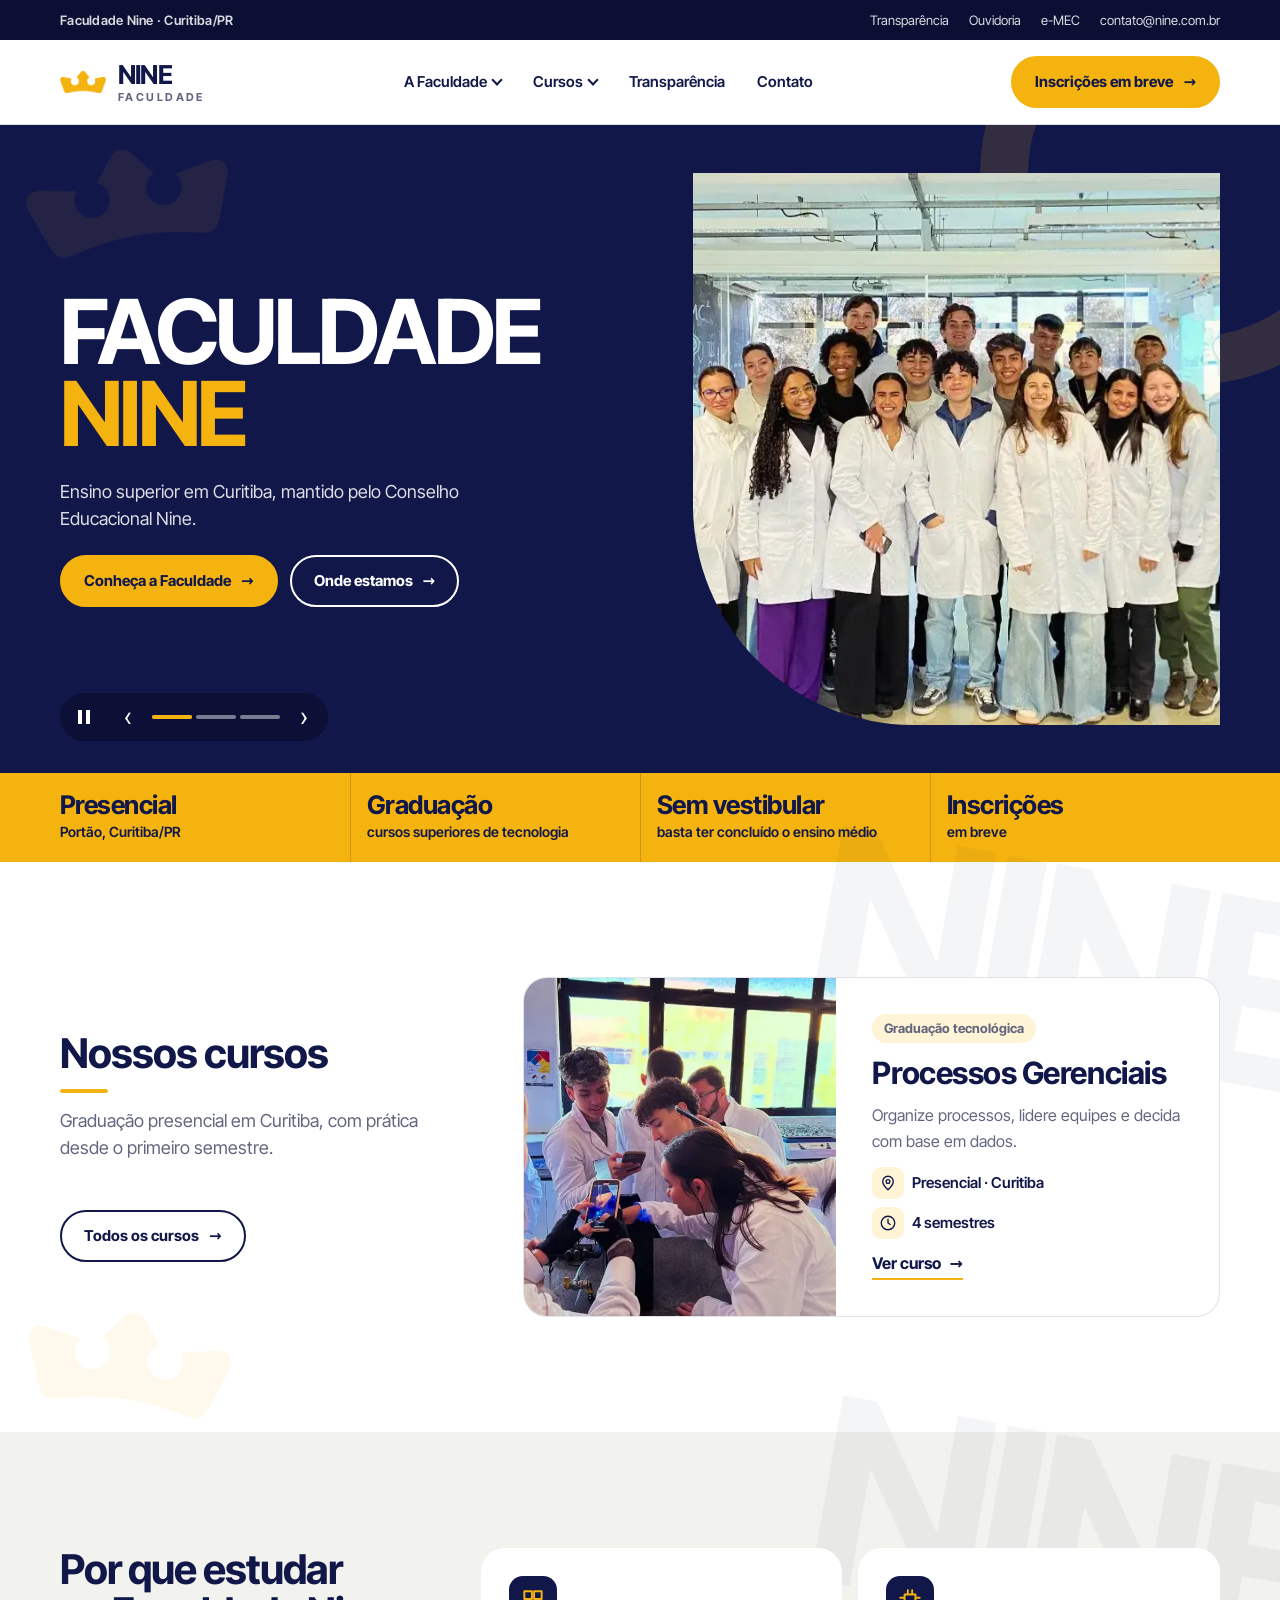
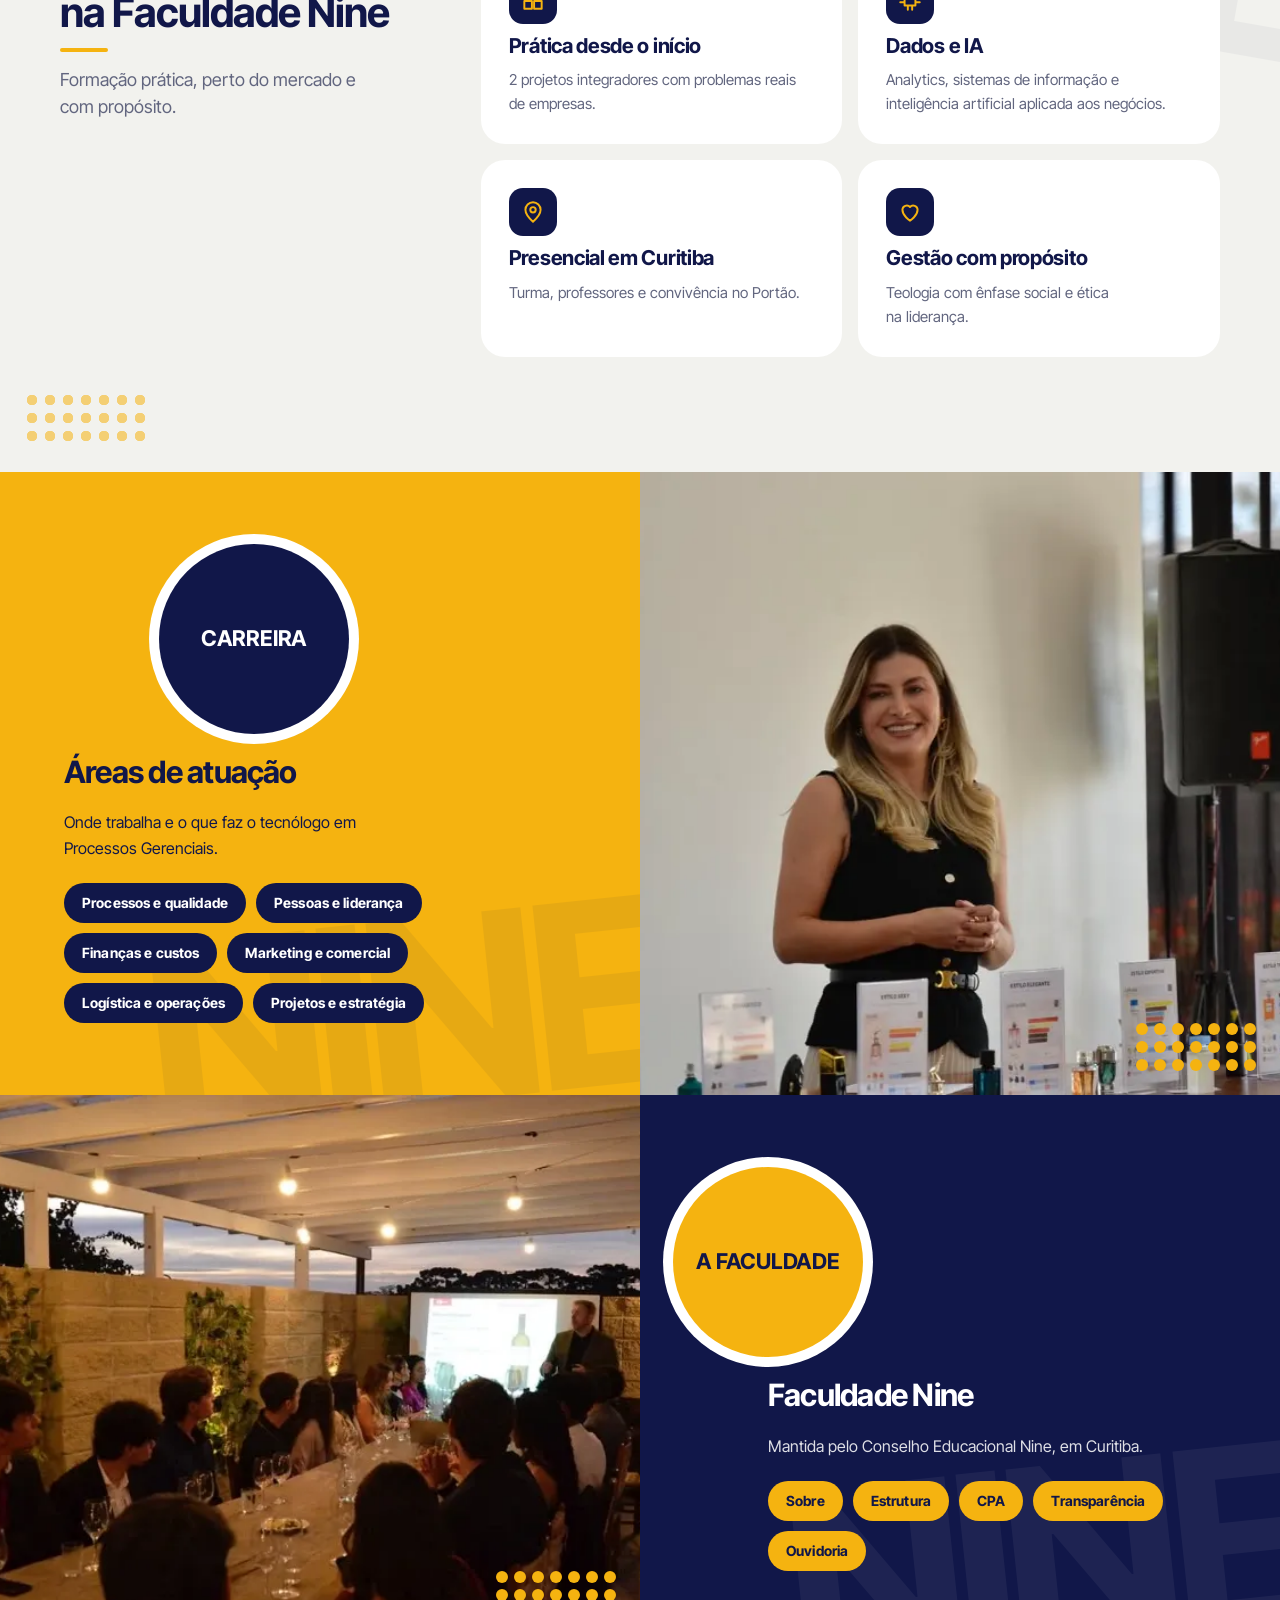
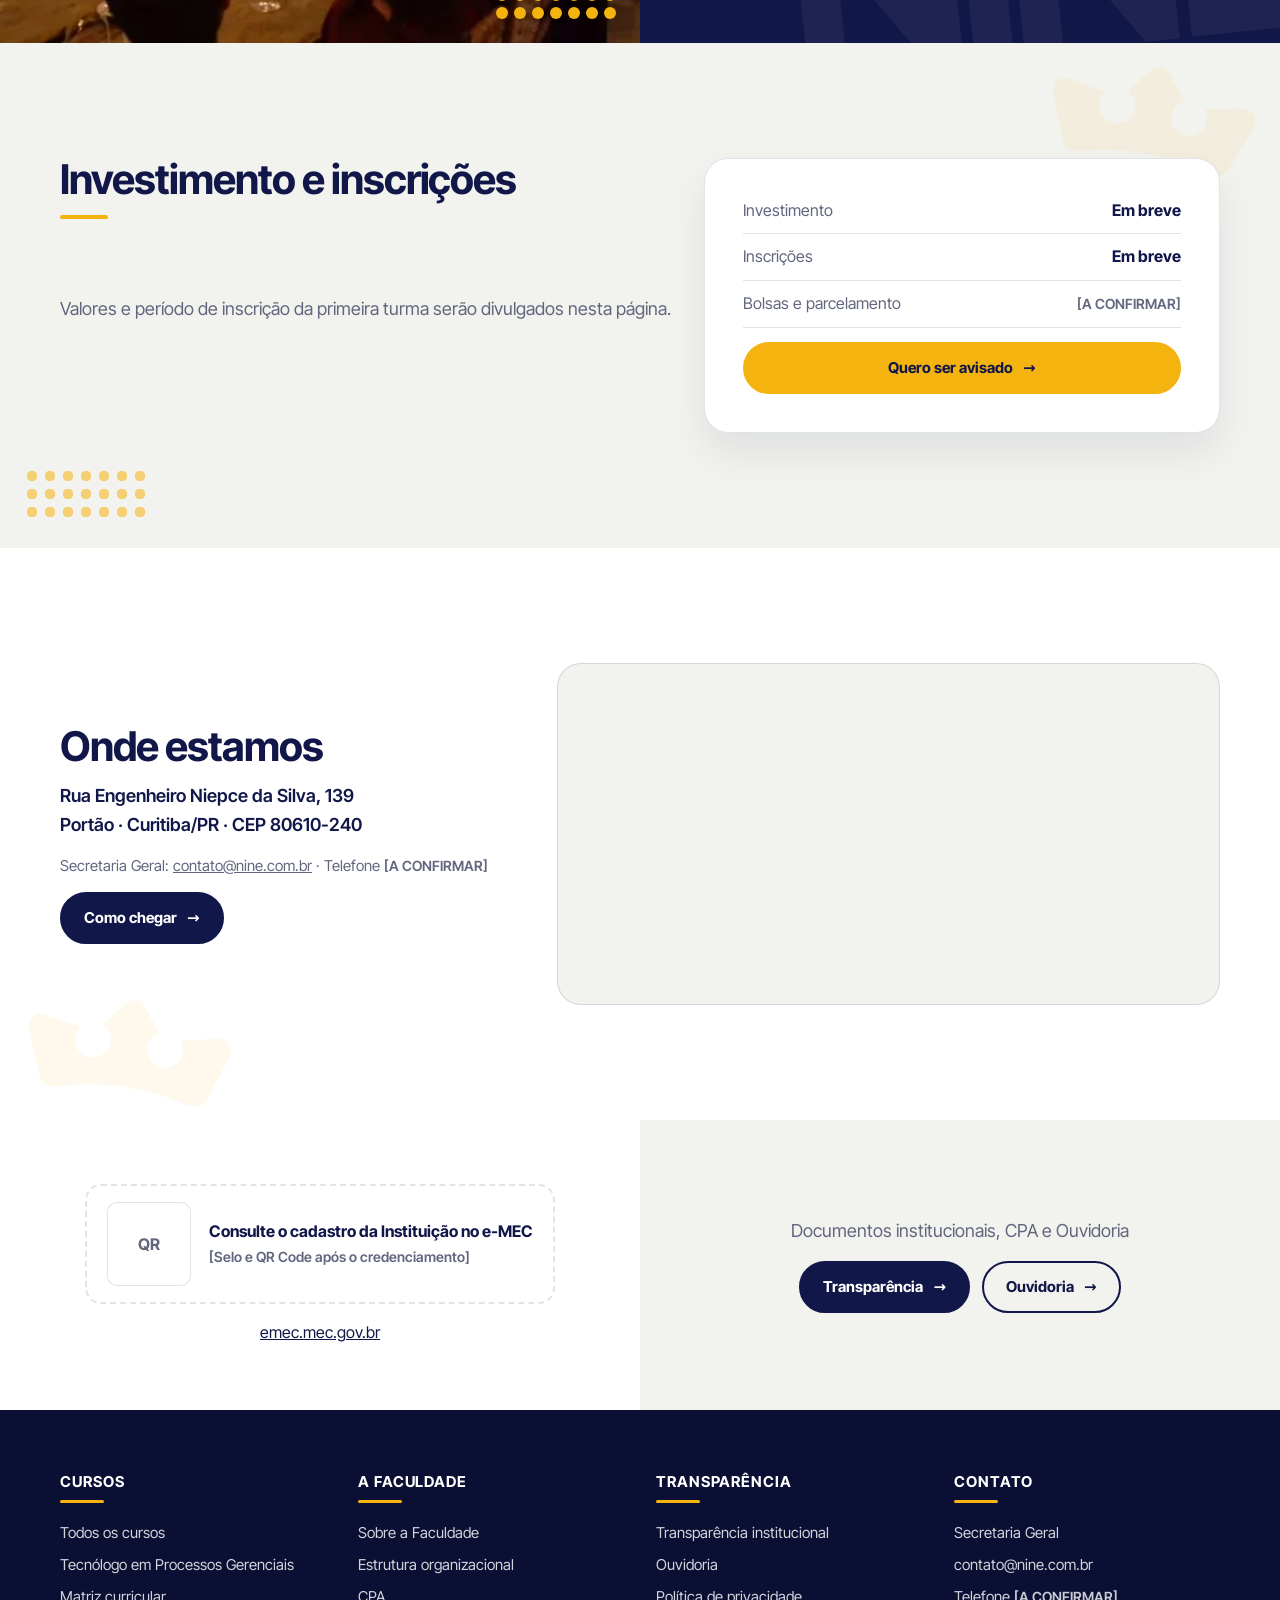
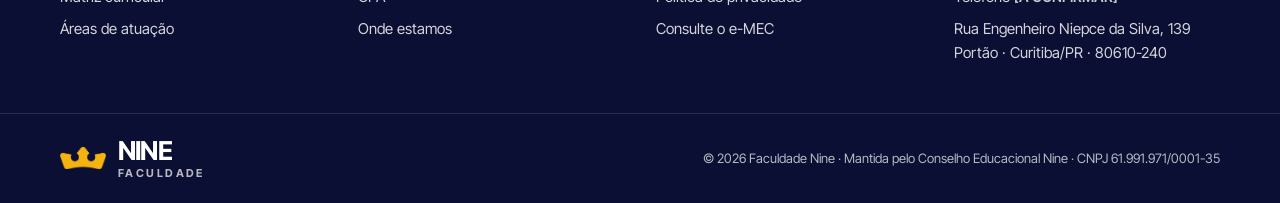
<file: index.html>
<!doctype html>
<html lang="pt-BR">
<head>
  <meta charset="utf-8">
  <meta name="viewport" content="width=device-width, initial-scale=1">
  <title>Faculdade Nine | Ensino superior presencial em Curitiba</title>
  <meta name="description" content="Faculdade Nine, em Curitiba: curso superior de Tecnólogo em Processos Gerenciais, presencial, em 4 semestres. Cursos, institucional, transparência e ouvidoria.">
  <meta property="og:type" content="website">
  <meta property="og:locale" content="pt_BR">
  <meta property="og:title" content="Faculdade Nine | Ensino superior presencial em Curitiba">
  <meta property="og:description" content="Faculdade Nine, em Curitiba: curso superior de Tecnólogo em Processos Gerenciais, presencial, em 4 semestres. Cursos, institucional, transparência e ouvidoria.">
  <link rel="icon" type="image/png" href="/assets/logo/crown.png">
  <link rel="preload" as="font" type="font/woff2" href="/assets/fonts/inter-tight-latin.woff2" crossorigin>
  <script>document.documentElement.classList.add("js")</script>
  <style id="css">:root{--navy:#111749;--navy-90:#1C2257;--navy-deep:#0B0F33;--gold:#F5B310;--gold-soft:#FFF4D6;--paper:#FAFAF7;--paper-2:#F2F2EE;--white:#FFFFFF;--ink:#111749;--ink-muted:#62667F;--line:rgba(17,23,73,.12);--font:"Inter Tight",system-ui,-apple-system,"Segoe UI",sans-serif;--fs-display:clamp(2.75rem,7vw,6rem);--fs-h1:clamp(2.25rem,4.6vw,4rem);--fs-h2:clamp(1.75rem,3.2vw,2.75rem);--fs-h3:clamp(1.125rem,1.6vw,1.375rem);--fs-body:clamp(1rem,1.05vw,1.0625rem);--fs-label:.8125rem;--max:1240px;--margin:clamp(16px,4vw,40px);--r:16px;--r-lg:24px;--r-pill:999px;--space:clamp(64px,9vw,120px);--header-h:84px}@font-face{font-family:"Inter Tight";font-style:normal;font-weight:400 700;font-display:swap;src:url("/assets/fonts/inter-tight-latin.woff2") format("woff2")}*,*::before,*::after{box-sizing:border-box}*{margin:0}html{scroll-behavior:smooth;scroll-padding-top:calc(var(--header-h) + 16px);overflow-y:scroll;-webkit-text-size-adjust:100%}body{font-family:var(--font);font-size:var(--fs-body);line-height:1.6;color:var(--ink);background:var(--white);-webkit-font-smoothing:antialiased;overflow-x:clip}img,svg,iframe{display:block;max-width:100%}ul,ol{list-style:none;padding:0}a{color:inherit}button,input,select,textarea{font:inherit;color:inherit}h1,h2,h3,h4{font-weight:700;letter-spacing:-0.025em;line-height:1.05;text-wrap:balance}h1{font-size:var(--fs-h1)}h2{font-size:var(--fs-h2)}h3{font-size:var(--fs-h3);line-height:1.2;letter-spacing:-0.015em}p{text-wrap:pretty}[hidden]{display:none !important}:focus{outline:2px solid var(--navy);outline-offset:3px}.is-dark :focus,.footer :focus,.topbar :focus,.menu :focus{outline-color:var(--gold)}@media (prefers-reduced-motion:reduce){html{scroll-behavior:auto}*,*::before,*::after{transition-duration:.01ms !important}}.sr-only{position:absolute;width:1px;height:1px;padding:0;margin:-1px;overflow:hidden;clip-path:inset(50%);white-space:nowrap;border:0}.a11y-bar a{position:absolute;left:16px;top:-100px;z-index:100;background:var(--navy);color:#fff;padding:12px 16px;border-radius:8px}.a11y-bar a:focus{top:16px}.noscript{padding:12px 16px;background:var(--navy);color:#fff;text-align:center}.container{width:100%;max-width:var(--max);margin-inline:auto;padding-inline:var(--margin)}.section{position:relative;padding-block:var(--space);overflow-x:clip}.section--tint{background:var(--paper-2)}.is-dark{background:var(--navy);color:#fff}.is-dark .lead,.is-dark p{color:rgba(255,255,255,.84)}.is-dark a{color:var(--gold)}.lead{font-size:clamp(1.0625rem,1.4vw,1.25rem);line-height:1.55;color:var(--ink-muted)}.note{font-size:.9375rem;color:var(--ink-muted)}.tbc{font-size:.875rem;font-weight:600;color:var(--ink-muted)}.is-dark .tbc,.footer .tbc{color:rgba(255,255,255,.78)}.head{display:grid;gap:14px;max-width:760px;margin-bottom:clamp(28px,4vw,48px)}.head h2::after,.h-small::after{content:"";display:block;width:48px;height:4px;margin-top:14px;border-radius:2px;background:var(--gold)}.head--center h2::after{margin-inline:auto}.h-small{margin-bottom:8px;font-size:1.25rem}.disc__meta span + span::before{content:"·";margin-right:6px}.head--center{margin-inline:auto;text-align:center;justify-items:center}.crown{display:inline-block;aspect-ratio:214 / 101;background:url("/assets/logo/crown.png") center / contain no-repeat}.section>.container{position:relative;z-index:1}.dots{position:absolute;z-index:2;display:grid;grid-template-columns:repeat(7,12px);gap:6px;pointer-events:none}.dots i{width:12px;height:12px;border-radius:50%;background:var(--gold)}.btn{display:inline-flex;align-items:center;justify-content:center;gap:10px;min-height:48px;padding:12px 22px;border-radius:var(--r-pill);border:2px solid var(--navy);background:var(--navy);color:#fff;font-weight:700;font-size:.9375rem;text-decoration:none;cursor:pointer;transition:background-color .2s,color .2s,border-color .2s}.btn:hover{background:var(--navy-90);border-color:var(--navy-90)}.btn--gold{background:var(--gold);border-color:var(--gold);color:var(--navy)}.btn--gold:hover{background:#FFC22E;border-color:#FFC22E}.btn--outline{background:transparent;color:var(--navy)}.btn--outline:hover{background:var(--navy);color:#fff}.is-dark .btn--outline,.hero .btn--outline{border-color:#fff;color:#fff}.is-dark .btn--outline:hover,.hero .btn--outline:hover{background:#fff;color:var(--navy)}.is-dark .btn--gold{color:var(--navy)}.btn-row{display:flex;flex-wrap:wrap;gap:12px}.pill{display:inline-flex;align-items:center;min-height:40px;padding:8px 18px;border-radius:var(--r-pill);background:var(--navy);color:#fff;font-size:.875rem;font-weight:700;text-decoration:none;letter-spacing:.01em}.pill:hover{background:var(--navy-90)}.pills{display:flex;flex-wrap:wrap;gap:10px}.split--gold .pill{background:var(--navy);color:#fff}.split--navy .pill{background:var(--gold);color:var(--navy)}.split--navy .pill:hover{background:#FFC22E}.topbar{background:var(--navy-deep);color:rgba(255,255,255,.85);font-size:.8125rem}.topbar .container{display:flex;justify-content:space-between;align-items:center;gap:16px;min-height:40px}.topbar ul{display:flex;flex-wrap:wrap;gap:4px 20px}.topbar a{text-decoration:none;color:rgba(255,255,255,.85)}.topbar a:hover{color:var(--gold)}.topbar__place{font-weight:600;letter-spacing:.02em}.header{position:sticky;top:0;z-index:50;background:rgba(255,255,255,.96);border-bottom:1px solid var(--line)}.header .container{display:flex;align-items:center;justify-content:space-between;gap:24px;min-height:var(--header-h)}.brand{display:flex;align-items:center;gap:12px;text-decoration:none;color:var(--navy)}.brand .crown{width:46px}.brand__name{display:grid;line-height:1}.brand__name b{font-size:1.625rem;font-weight:700;letter-spacing:-0.03em}.brand__name small{margin-top:4px;font-size:.6875rem;font-weight:700;letter-spacing:.22em;text-transform:uppercase;color:var(--ink-muted)}.brand__sep{width:1px;height:36px;background:var(--line)}.mainnav>ul{display:flex;align-items:center;gap:4px}.mainnav a,.mainnav summary{display:flex;align-items:center;gap:6px;padding:10px 14px;border-radius:10px;font-size:.9375rem;font-weight:600;text-decoration:none;color:var(--navy);cursor:pointer;list-style:none}.mainnav summary::-webkit-details-marker{display:none}.mainnav a:hover,.mainnav summary:hover{background:var(--paper-2)}.mainnav a[aria-current="page"]{box-shadow:inset 0 -3px 0 var(--gold);border-radius:10px 10px 0 0}.mainnav summary::after{content:"";width:8px;height:8px;border-right:2px solid currentColor;border-bottom:2px solid currentColor;transform:translateY(-2px) rotate(45deg)}.dd{position:relative}.dd[open] summary::after{transform:translateY(2px) rotate(-135deg)}.dd__panel{position:absolute;top:calc(100% + 10px);left:0;z-index:60;min-width:300px;padding:10px;background:#fff;border:1px solid var(--line);border-radius:var(--r);box-shadow:0 18px 40px rgba(17,23,73,.14)}.dd__panel a{padding:10px 12px;font-weight:500}.header__cta{flex:none}.burger{display:none;width:48px;height:48px;border:0;border-radius:12px;background:var(--navy);cursor:pointer;place-content:center;gap:6px}.burger span[aria-hidden]{display:block;width:20px;height:2px;background:#fff;border-radius:2px}.menu{position:fixed;inset:0;z-index:70;overflow-y:auto;background:var(--navy);color:#fff;padding:88px var(--margin) 40px}.menu__close{position:absolute;top:18px;right:var(--margin);width:48px;height:48px;border-radius:12px;border:1px solid rgba(255,255,255,.3);background:none;color:#fff;font-size:1.75rem;cursor:pointer}.menu a{display:block;padding:10px 0;font-size:1.375rem;font-weight:700;text-decoration:none}.menu .menu__sub a{padding:6px 0 6px 16px;font-size:1.0625rem;font-weight:500;color:rgba(255,255,255,.85)}.menu .btn{display:flex;width:100%;margin-top:28px;padding:14px 24px;font-size:1.0625rem}@media (max-width:1100px){.mainnav,.header__cta{display:none}.burger{display:grid}.brand__sep,.topbar__place{display:none}}.hero{position:relative;overflow:hidden;background:var(--navy);color:#fff;isolation:isolate}.hero .container{display:grid;grid-template-columns:1.05fr .95fr;align-items:center;gap:clamp(24px,4vw,56px);min-height:clamp(520px,72vh,680px);padding-block:48px}.hero__text{display:grid;gap:22px;position:relative;z-index:2}.hero__title{font-size:var(--fs-display);line-height:.92;letter-spacing:-0.04em;text-transform:uppercase}.hero__title span{display:block;color:var(--gold)}.hero .lead{color:rgba(255,255,255,.86);max-width:46ch}.hero__media{position:relative;align-self:stretch}.hero__img{position:absolute;inset:0 0 0 0;border-radius:0 0 0 220px;overflow:hidden}.hero__img img{width:100%;height:100%;object-fit:cover}.hero__ring{position:absolute;right:-120px;top:-160px;width:420px;height:420px;border-radius:50%;border:48px solid rgba(245,179,16,.14);z-index:-1}@media (max-width:900px){.hero .container{grid-template-columns:1fr;min-height:0;padding-bottom:0}.hero__media{min-height:300px;margin-inline:calc(var(--margin) * -1)}.hero__img{border-radius:120px 0 0 0}}.facts-bar{background:var(--gold);color:var(--navy)}.facts-bar ul{display:grid;grid-template-columns:repeat(4,1fr)}.facts-bar li{padding:18px 16px;display:grid;gap:2px;border-left:1px solid rgba(17,23,73,.18)}.facts-bar li:first-child{border-left:0;padding-left:0}.facts-bar b{font-size:clamp(1.25rem,2vw,1.625rem);letter-spacing:-0.02em;line-height:1.1}.facts-bar span{font-size:.875rem;font-weight:600}@media (max-width:900px){.facts-bar ul{grid-template-columns:1fr 1fr}.facts-bar li:nth-child(3){border-left:0;padding-left:0}.facts-bar li:nth-child(n+3){border-top:1px solid rgba(17,23,73,.18)}}.carousel__track{display:grid}.slide{grid-area:1 / 1;opacity:0;visibility:hidden;transition:opacity .8s ease,visibility 0s .8s}.slide.is-active{opacity:1;visibility:visible;transition:opacity .8s ease}.carousel:not(.is-ready) .slide:not(.is-active) .hero__img{display:none}.slide:not(.is-active) .hero__img img,.slide:not(.is-active) .hero__text>*{animation:none}.carousel__ctrl{position:absolute;z-index:3;left:0;right:0;bottom:clamp(16px,3vw,32px);max-width:var(--max);margin-inline:auto;padding-inline:var(--margin);pointer-events:none}.carousel__ctrl>div{display:inline-flex;align-items:center;gap:4px;padding:4px;border-radius:var(--r-pill);background:rgba(11,15,51,.78);pointer-events:auto}html:not(.js) .carousel__ctrl{display:none}.carousel__btn{display:grid;place-items:center;width:40px;height:40px;border:0;border-radius:50%;background:transparent;color:#fff;font:inherit;font-size:1.625rem;line-height:1;cursor:pointer;transition:background-color .2s}.carousel__btn:hover{background:rgba(255,255,255,.16)}.carousel__play::before{content:"";width:12px;height:14px;border-inline:4px solid #fff;box-sizing:border-box}.carousel.is-stopped .carousel__play::before{width:0;height:0;border:0;border-block:8px solid transparent;border-left:13px solid #fff;margin-left:3px}.carousel__dot{position:relative;width:40px;height:40px;border:0;background:none;cursor:pointer}.carousel__dot::before,.carousel__dot::after{content:"";position:absolute;left:0;right:0;top:50%;height:4px;margin-top:-2px;border-radius:4px;background:rgba(255,255,255,.45)}.carousel__dot::after{background:var(--gold);transform:scaleX(0);transform-origin:left}.carousel__dot[aria-current]::after{transform:none}.js .carousel:not(.is-stopped) .carousel__dot[aria-current]::after{animation:slide-time 7s linear}.carousel:hover .carousel__dot::after,.carousel:focus-within .carousel__dot::after{animation-play-state:paused}@keyframes slide-time{from{transform:scaleX(0)}}@media (max-width:900px){.carousel .hero__media{min-height:320px}}.courses{display:grid;grid-template-columns:minmax(0,.8fr) minmax(0,1.4fr);gap:clamp(24px,5vw,72px);align-items:center}.courses__intro{display:grid;justify-items:start}.courses__list{display:grid;gap:20px}.course-card{position:relative;display:grid;grid-template-columns:minmax(0,.9fr) minmax(0,1.1fr);overflow:hidden;border-radius:var(--r-lg);background:#fff;border:1px solid var(--line);transition:transform .35s cubic-bezier(.2,.7,.2,1),box-shadow .35s}.course-card:hover{transform:translateY(-4px);box-shadow:0 18px 36px rgba(17,23,73,.12)}.course-card:focus-within{outline:3px solid var(--navy);outline-offset:3px}.course-card__photo{position:relative;min-height:260px;overflow:hidden}.course-card__photo img{position:absolute;inset:0;width:100%;height:100%;object-fit:cover;transition:transform 1.2s cubic-bezier(.2,.7,.2,1)}.course-card:hover .course-card__photo img{transform:scale(1.06)}.course-card__body{display:grid;align-content:center;gap:12px;padding:clamp(22px,3vw,36px)}.course-card__grau{justify-self:start;padding:4px 12px;border-radius:var(--r-pill);background:var(--gold-soft);font-size:.8125rem;font-weight:700;color:var(--navy)}.course-card h3{font-size:clamp(1.5rem,2.4vw,2rem)}.course-card h3 a{color:var(--navy);text-decoration:none}.course-card h3 a::after{content:"";position:absolute;inset:0}.course-card p{color:var(--ink-muted)}.course-card__meta{display:flex;flex-wrap:wrap;gap:8px 20px;font-size:.9375rem;font-weight:600;color:var(--navy)}.course-card__meta li{display:flex;align-items:center;gap:8px}.course-card__meta .icon{width:32px;height:32px;border-radius:9px}.course-card__meta .icon svg{width:18px;height:18px}.course-card__go{justify-self:start;display:inline-flex;gap:8px;padding-bottom:2px;border-bottom:2px solid var(--gold);font-weight:700;color:var(--navy)}.course-card__go::after{content:"→";transition:transform .25s}.course-card:hover .course-card__go::after{transform:translateX(4px)}.courses__list--page .course-card__photo{min-height:320px}@media (max-width:900px){.courses,.course-card{grid-template-columns:1fr}.course-card__photo{min-height:220px}}.statement{display:grid;grid-template-columns:1fr 1.6fr;gap:clamp(24px,5vw,72px);align-items:start}.statement h2{font-size:clamp(1.5rem,2.6vw,2.25rem);text-transform:uppercase;letter-spacing:-0.01em;line-height:1.1}.statement h2::after{content:"";display:block;width:56px;height:4px;margin-top:18px;border-radius:4px;background:var(--gold)}.statement .prose{display:grid;gap:14px;color:var(--ink-muted)}.statement .prose strong{color:var(--navy)}@media (max-width:800px){.statement{grid-template-columns:1fr}}.split{position:relative;display:grid;grid-template-columns:1fr 1fr;min-height:380px}.split__photo{position:relative;overflow:hidden}.split__photo img{position:absolute;inset:0;width:100%;height:100%;object-fit:cover}.split__photo .dots{right:24px;bottom:24px}.split__body{position:relative;display:grid;align-content:center;gap:22px;padding:clamp(40px,6vw,72px) clamp(24px,5vw,72px) clamp(40px,6vw,72px) clamp(96px,10vw,150px)}.split--navy .split__body{background:var(--navy);color:#fff}.split--gold .split__body{background:var(--gold);color:var(--navy)}.split--paper .split__body{background:var(--paper-2)}.split__body p{max-width:52ch}.split--navy .split__body p{color:rgba(255,255,255,.86)}.seal{position:absolute;left:0;top:50%;z-index:3;transform:translate(-50%,-50%);display:grid;place-items:center;width:clamp(150px,15vw,190px);aspect-ratio:1;padding:20px;border-radius:50%;background:var(--gold);color:var(--navy);text-align:center;box-shadow:0 0 0 10px #fff;isolation:isolate;font-size:clamp(1.125rem,1.7vw,1.5rem);font-weight:700;line-height:1;letter-spacing:-0.01em;text-transform:uppercase}.split .split__body .seal{color:var(--navy)}.split--gold .split__body .seal{background:var(--navy);color:#fff}.split--rev .split__photo{order:2}.split--rev .split__body{padding:clamp(40px,6vw,72px) clamp(96px,10vw,150px) clamp(40px,6vw,72px) clamp(24px,5vw,72px)}.split--rev .seal{left:auto;right:0;transform:translate(50%,-50%)}.split h2{font-size:clamp(1.5rem,2.4vw,2rem)}@media (max-width:900px){.split{grid-template-columns:1fr}.split__photo{min-height:260px}.split--rev .split__photo{order:0}.split__body,.split--rev .split__body{padding:96px var(--margin) 48px}.seal,.split--rev .seal{left:50%;right:auto;top:0;transform:translate(-50%,-50%);width:140px}}.grid{display:grid;gap:16px}.grid--2{grid-template-columns:repeat(2,minmax(0,1fr))}.grid--3{grid-template-columns:repeat(3,minmax(0,1fr))}.grid--4{grid-template-columns:repeat(4,minmax(0,1fr))}.card{position:relative;display:grid;align-content:start;gap:10px;padding:clamp(20px,2.4vw,28px);background:#fff;border:1px solid var(--line);border-radius:var(--r-lg)}.section--tint .card{border-color:transparent}.card h3{color:var(--navy)}.card p{color:var(--ink-muted);font-size:.9375rem}.tags{display:flex;flex-wrap:wrap;gap:6px;margin-top:4px}.tags li{padding:4px 10px;border-radius:var(--r-pill);background:var(--paper-2);font-size:.8125rem;font-weight:600;color:var(--navy)}@media (max-width:1000px){.grid--4{grid-template-columns:repeat(2,minmax(0,1fr))}.grid--3{grid-template-columns:repeat(2,minmax(0,1fr))}}@media (max-width:640px){.grid--2,.grid--3,.grid--4{grid-template-columns:1fr}}.soon{display:grid;grid-template-columns:1.2fr 1fr;gap:24px;align-items:stretch}.soon__box{display:grid;gap:14px;align-content:start;padding:clamp(24px,3vw,40px);border-radius:var(--r-lg);background:#fff;color:var(--navy)}@media (max-width:800px){.soon{grid-template-columns:1fr}}.place{display:grid;grid-template-columns:1fr 1.4fr;gap:24px;align-items:stretch}.place__info{display:grid;gap:14px;align-content:center}.place__info address{font-style:normal;font-size:1.125rem;font-weight:600;color:var(--navy)}.map{min-height:340px;border-radius:var(--r-lg);overflow:hidden;border:1px solid var(--line);background:var(--paper-2)}.map iframe{width:100%;height:100%;min-height:340px;border:0}@media (max-width:800px){.place{grid-template-columns:1fr}}.emec-band{display:grid;grid-template-columns:1fr 1fr}.emec-band>div{display:grid;gap:16px;justify-items:center;align-content:center;padding:clamp(40px,6vw,64px) var(--margin);text-align:center}.emec-band>div + div{background:var(--paper-2)}.emec-card{display:flex;align-items:center;gap:18px;padding:16px 20px;border:2px dashed var(--line);border-radius:var(--r);text-align:left}.emec-qr{flex:none;display:grid;place-items:center;width:84px;height:84px;border-radius:10px;background:#fff;border:1px solid var(--line);font-weight:700;color:var(--ink-muted)}@media (max-width:800px){.emec-band{grid-template-columns:1fr}}.page-hero{position:relative;overflow:hidden;background:var(--navy);color:#fff;isolation:isolate}.page-hero__bg{position:absolute;inset:0;z-index:-2}.page-hero__bg img{width:100%;height:100%;object-fit:cover}.page-hero::before{content:"";position:absolute;inset:0;z-index:-1;background:linear-gradient(90deg,rgba(11,15,51,.94) 0%,rgba(11,15,51,.82) 45%,rgba(11,15,51,.35) 100%)}.page-hero .container{display:grid;gap:18px;padding-block:clamp(56px,8vw,104px)}.crumbs{font-size:.875rem;color:rgba(255,255,255,.8)}.crumbs a{color:rgba(255,255,255,.9)}.page-hero h1{max-width:18ch}.page-hero .lead{max-width:58ch;color:rgba(255,255,255,.86)}.course-layout{display:grid;grid-template-columns:minmax(0,1fr) 340px;gap:clamp(24px,4vw,56px);align-items:start}.aside-box{position:sticky;top:calc(var(--header-h) + 24px);display:grid;gap:14px;padding:24px;border-radius:var(--r-lg);background:#fff;border:1px solid var(--line);box-shadow:0 20px 40px rgba(17,23,73,.08)}.aside-box h2{font-size:1.25rem}.aside-box dl{display:grid;gap:10px}.aside-box dl div{display:flex;justify-content:space-between;gap:12px;padding-bottom:10px;border-bottom:1px solid var(--line);font-size:.9375rem}.aside-box dt{color:var(--ink-muted)}.aside-box dd{margin:0;font-weight:700;text-align:right}@media (max-width:1000px){.course-layout{grid-template-columns:1fr}.aside-box{position:static}}.prose{display:grid;gap:16px;max-width:70ch}.prose h2{margin-top:8px}.quote{padding:20px 24px;border-left:4px solid var(--gold);border-radius:0 var(--r) var(--r) 0;background:var(--paper-2);color:var(--navy)}.quote cite{display:block;margin-top:10px;font-size:.875rem;font-style:normal;color:var(--ink-muted)}.disc{display:grid;grid-template-columns:repeat(2,minmax(0,1fr));gap:12px;padding:0 24px 24px}.disc li{display:grid;gap:8px;align-content:start;padding:18px;border-radius:var(--r);background:var(--paper-2)}.disc h3{font-size:1.0625rem}.disc__meta{display:flex;flex-wrap:wrap;gap:6px;font-size:.75rem;font-weight:700;letter-spacing:.04em;text-transform:uppercase;color:var(--ink-muted)}.disc__do{font-size:.9375rem;color:var(--navy)}.disc__do b{display:block;font-size:.75rem;letter-spacing:.08em;text-transform:uppercase;color:var(--ink-muted)}@media (max-width:700px){.disc{grid-template-columns:1fr;padding:0 16px 16px}}.steps{display:grid;grid-template-columns:repeat(4,minmax(0,1fr));gap:16px;counter-reset:s}.steps li{display:grid;gap:10px;align-content:start;padding:24px;border-radius:var(--r-lg);background:var(--navy-90);color:#fff}.steps b{display:grid;place-items:center;width:44px;height:44px;border-radius:50%;background:var(--gold);color:var(--navy);font-size:1.125rem}.steps h3{color:#fff}.steps p{color:rgba(255,255,255,.8);font-size:.9375rem}@media (max-width:1000px){.steps{grid-template-columns:repeat(2,minmax(0,1fr))}}@media (max-width:600px){.steps{grid-template-columns:1fr}}.facts{display:grid;grid-template-columns:repeat(2,minmax(0,1fr));gap:0 32px}.fact{padding:16px 0;border-top:1px solid var(--line)}.fact dt{font-size:var(--fs-label);font-weight:700;letter-spacing:.08em;text-transform:uppercase;color:var(--ink-muted)}.fact dd{margin:4px 0 0;font-weight:600;color:var(--navy)}.is-dark .fact{border-top-color:rgba(255,255,255,.16)}.is-dark .fact dt{color:var(--gold)}.is-dark .fact dd{color:#fff}@media (max-width:640px){.facts{grid-template-columns:1fr}}.faq{border-top:1px solid var(--line)}.faq details{border-bottom:1px solid var(--line);overflow:hidden}.faq summary{display:flex;justify-content:space-between;align-items:center;gap:20px;padding:20px 0;cursor:pointer;list-style:none;font-size:1.0625rem;font-weight:700;color:var(--navy)}.faq summary::-webkit-details-marker{display:none}.faq summary::after{content:"+";flex:none;display:grid;place-items:center;width:32px;height:32px;border-radius:50%;background:var(--gold);color:var(--navy);font-weight:600}.faq details[open] summary::after{content:"−";background:var(--navy);color:#fff}.faq details>div{padding:0 48px 20px 0;color:var(--ink-muted)}.docs{border-top:1px solid var(--line)}.doc{display:grid;grid-template-columns:minmax(0,1fr) auto 170px;gap:8px 24px;align-items:center;padding:18px 0;border-bottom:1px solid var(--line)}.doc h3{font-size:1.0625rem}.doc h3 a{color:var(--navy);text-decoration-color:var(--gold);text-decoration-thickness:2px;text-underline-offset:4px}.doc__main p{margin-top:2px;font-size:.9375rem;color:var(--ink-muted)}.doc__date{font-size:.875rem;color:var(--ink-muted);text-align:right}.status{justify-self:start;padding:6px 12px;border-radius:var(--r-pill);font-size:.8125rem;font-weight:700;white-space:nowrap}.status--publicado{background:var(--navy);color:#fff}.status--em-aprovacao{background:var(--gold-soft);color:#6B4E00}.status--a-publicar,.status--sem-registro{background:var(--paper-2);color:var(--ink-muted)}@media (max-width:760px){.doc{grid-template-columns:1fr}.doc__date{text-align:left}}.timeline{display:grid;grid-template-columns:repeat(4,minmax(0,1fr));gap:16px}.timeline li{padding:22px;border-radius:var(--r-lg);background:var(--navy-90)}.timeline b{display:block;margin-bottom:8px;font-size:1.125rem;color:var(--gold)}.timeline p{color:rgba(255,255,255,.82);font-size:.9375rem}@media (max-width:1000px){.timeline{grid-template-columns:repeat(2,minmax(0,1fr))}}@media (max-width:600px){.timeline{grid-template-columns:1fr}}.form{display:grid;gap:18px}.form fieldset{display:grid;grid-template-columns:1fr 1fr;gap:16px;min-width:0;margin:0;padding:0;border:0}.form legend{grid-column:1 / -1;padding-bottom:4px;font-size:var(--fs-label);font-weight:700;letter-spacing:.1em;text-transform:uppercase;color:var(--gold)}.field{display:grid;gap:6px;align-content:start}.field--full{grid-column:1 / -1}.field label{font-size:.9375rem;font-weight:600}.field .opt{font-weight:400;opacity:.75}.field input:not([type="checkbox"]),.field select,.field textarea{width:100%;min-height:50px;padding:12px 14px;border-radius:12px;border:1px solid rgba(255,255,255,.25);background:var(--navy-90);color:#fff}.form--light .field input:not([type="checkbox"]),.form--light .field select,.form--light .field textarea{border-color:var(--line);background:#fff;color:var(--navy)}.form--light legend{color:var(--navy)}.field select option{color:var(--navy);background:#fff}.field--check{display:flex;gap:12px;align-items:flex-start}.field--check input{width:22px;height:22px;margin-top:2px;flex:none;accent-color:var(--gold)}.field--hp{display:none}.form__status:not(:empty){padding:12px 16px;border-radius:12px;background:rgba(255,255,255,.1)}.form--light .form__status:not(:empty){background:var(--paper-2)}@media (max-width:640px){.form fieldset{grid-template-columns:1fr}}.footer{background:var(--navy-deep);color:rgba(255,255,255,.82);font-size:.9375rem}.footer__cols{display:grid;grid-template-columns:repeat(4,minmax(0,1fr));gap:32px;padding-block:64px 48px}.footer h2{margin-bottom:18px;font-size:.9375rem;text-transform:uppercase;letter-spacing:.06em;color:#fff}.footer h2::after{content:"";display:block;width:44px;height:3px;margin-top:10px;border-radius:3px;background:var(--gold)}.footer li + li{margin-top:8px}.footer a{color:rgba(255,255,255,.82);text-decoration:none}.footer a:hover{color:var(--gold);text-decoration:underline}.footer address{font-style:normal}.footer__bottom{border-top:1px solid rgba(255,255,255,.12)}.footer__bottom .container{display:flex;flex-wrap:wrap;justify-content:space-between;align-items:center;gap:16px;padding-block:24px;font-size:.8125rem;color:rgba(255,255,255,.7)}.footer .brand{color:#fff}.footer .brand__name small{color:rgba(255,255,255,.7)}@media (max-width:900px){.footer__cols{grid-template-columns:1fr 1fr}}@media (max-width:520px){.footer__cols{grid-template-columns:1fr}}.wm{position:absolute;z-index:0;pointer-events:none}.wm--crown{width:clamp(140px,16vw,220px);aspect-ratio:214 / 101;background:url("/assets/logo/crown.png") center / contain no-repeat;opacity:.08}.wm--nine::before{content:"NINE"}.wm--nine{font-size:clamp(7rem,20vw,17rem);font-weight:700;line-height:.78;letter-spacing:-0.05em;color:var(--navy);opacity:.04;white-space:nowrap}.wm--dots{width:126px;height:54px;background:radial-gradient(circle at 6px 6px,var(--gold) 5px,transparent 5.5px) 0 0 / 18px 18px;opacity:.55}.is-dark .wm--nine,.page-hero .wm--nine,.split--navy .wm--nine{color:#fff;opacity:.05}.split--gold .wm--nine{color:var(--navy);opacity:.06}.is-dark .wm--crown{opacity:.12}.p-tl{top:24px;left:2%;--rot:-10deg}.p-tr{top:24px;right:2%;--rot:10deg}.p-bl{bottom:24px;left:2%;--rot:8deg}.p-br{bottom:-12px;right:-2%;--rot:-6deg}.wm{transform:rotate(var(--rot,0deg))}.wm--dots{--rot:0deg}.wm--nine.p-tr{top:0;right:-4%}.wm--nine.p-br{bottom:-3%;right:-4%}.split__body>.wm{z-index:0}.split__body>:not(.wm){position:relative;z-index:1}.hero>.wm,.page-hero>.wm{z-index:0}.hero .container,.page-hero .container{position:relative;z-index:1}@media (max-width:760px){.wm--crown{width:110px}.wm--dots{width:90px;height:36px}}.plain{display:grid;gap:12px}.plain li{padding-left:18px;border-left:3px solid var(--gold)}.plain b{color:var(--navy)}.is-dark .plain b{color:#fff}.plain--cols{grid-template-columns:repeat(2,minmax(0,1fr));gap:18px 32px;margin-bottom:20px}@media (max-width:700px){.plain--cols{grid-template-columns:1fr}}.soon__box dl{display:grid;gap:10px}.soon__box dl div{display:flex;justify-content:space-between;gap:12px;padding-bottom:10px;border-bottom:1px solid var(--line)}.soon__box dt{color:var(--ink-muted)}.soon__box dd{margin:0;font-weight:700;text-align:right}.soon__box .tbc{color:var(--ink-muted)}.section--tint .soon__box{border:1px solid var(--line);box-shadow:0 20px 40px rgba(17,23,73,.08)}:focus:not(:focus-visible){outline-color:transparent}.faq summary:focus-visible{outline-offset:-3px;border-radius:8px}.prose .head{margin-bottom:4px}.form-wrap{max-width:880px}.timeline + .note,.grid + .note{margin-top:20px}.icon{display:inline-grid;place-items:center;flex:none;width:48px;height:48px;border-radius:14px;background:var(--gold-soft);color:var(--navy)}.icon svg{width:26px;height:26px}.is-dark .icon,.split--navy .icon{background:rgba(245,179,16,.16);color:var(--gold)}.meta{display:flex;flex-wrap:wrap;gap:10px 28px;margin-top:4px;font-weight:600}.meta li{display:flex;align-items:center;gap:10px}.meta .icon{width:36px;height:36px;border-radius:10px;background:rgba(255,255,255,.12);color:var(--gold)}.meta .icon svg{width:20px;height:20px}.page-hero--course .container{padding-bottom:clamp(72px,9vw,120px)}@media (min-width:1001px){.aside-box--float{margin-top:calc(var(--space) * -1 - 120px)}}.tabs__list{display:flex;flex-wrap:wrap;gap:8px;margin-bottom:20px}.tabs__list [role="tab"]{min-height:44px;padding:10px 20px;border-radius:var(--r-pill);border:1px solid var(--line);background:#fff;font-weight:700;color:var(--navy);cursor:pointer;transition:background-color .25s,color .25s,border-color .25s,transform .25s}.tabs__list [role="tab"]:hover{border-color:var(--navy);transform:translateY(-1px)}.tabs__list [role="tab"][aria-selected="true"]{background:var(--navy);border-color:var(--navy);color:#fff}.tabs__panel{border-radius:var(--r-lg);background:#fff;border:1px solid var(--line);padding:24px}.tabs__panel + .tabs__panel{margin-top:16px}.js .tabs__panel + .tabs__panel{margin-top:0}.tabs__panel.is-active{animation:panel-in .45s cubic-bezier(.2,.7,.2,1)}@keyframes panel-in{from{opacity:0;transform:translateY(10px)}}.tabs__count{margin-bottom:14px;font-size:.875rem;font-weight:700;color:var(--ink-muted)}.tabs__panel .disc{padding:0}.tabs--v{display:grid;grid-template-columns:300px minmax(0,1fr);gap:20px;align-items:start}.tabs--v .tabs__list{flex-direction:column;flex-wrap:nowrap;margin:0}.tabs--v [role="tab"]{justify-content:flex-start;text-align:left;border-radius:12px;display:flex;align-items:center}.tabs--v [role="tab"]::after{content:"›";margin-left:auto;font-size:1.25rem;line-height:1}.tabs--v .tabs__panel{display:grid;gap:12px;align-content:start;min-height:100%;background:var(--paper-2);border:0;padding:clamp(24px,3vw,36px)}.tabs--v .tabs__panel h4{margin-top:6px;font-size:.8125rem;letter-spacing:.08em;text-transform:uppercase;color:var(--ink-muted)}.tabs--v .tabs__panel .tags li{background:#fff}@media (max-width:900px){.tabs--v{grid-template-columns:1fr}.tabs--v .tabs__list{flex-direction:row;flex-wrap:wrap}.tabs--v [role="tab"]::after{content:none}}.head-row{display:flex;flex-wrap:wrap;align-items:end;justify-content:space-between;gap:16px;margin-bottom:clamp(28px,4vw,48px)}.head-row .head{margin-bottom:0}.journey{position:relative;display:grid;grid-template-columns:repeat(4,minmax(0,1fr));gap:24px}.journey::before{content:"";position:absolute;top:24px;left:24px;right:24px;height:2px;background:rgba(255,255,255,.18)}.journey li{position:relative;display:grid;gap:10px;align-content:start}.journey .icon{width:48px;height:48px;border-radius:50%;background:var(--gold);color:var(--navy);box-shadow:0 0 0 8px var(--navy)}.journey h3{margin-top:8px;color:#fff}@media (max-width:800px){.journey{grid-template-columns:1fr}.journey::before{top:24px;bottom:24px;left:24px;right:auto;width:2px;height:auto}.journey li{grid-template-columns:48px 1fr;column-gap:16px}.journey li>:not(.icon){grid-column:2}.journey h3{margin-top:0}}.band-gold{background:var(--gold);color:var(--navy)}.band-gold .head h2::after{background:var(--navy)}.why{display:grid;grid-template-columns:1fr 2fr;gap:clamp(24px,4vw,56px);align-items:start}.why__grid{display:grid;grid-template-columns:repeat(2,minmax(0,1fr));gap:16px}.why__grid .card{border:0}.why__grid .icon{background:var(--navy);color:var(--gold)}@media (max-width:900px){.why{grid-template-columns:1fr}}@media (max-width:560px){.why__grid{grid-template-columns:1fr}}.stats{position:relative;overflow-x:clip;padding-block:clamp(40px,6vw,64px)}.stats__list{position:relative;z-index:1;display:grid;grid-template-columns:repeat(4,minmax(0,1fr));gap:16px}.stats__list li{display:grid;gap:4px;padding-left:18px;border-left:3px solid var(--navy)}.stats__list b{font-size:clamp(2.25rem,4.5vw,3.5rem);line-height:1;letter-spacing:-0.04em;font-variant-numeric:tabular-nums}.stats__list span{font-weight:600}@media (max-width:760px){.stats__list{grid-template-columns:1fr 1fr;row-gap:28px}}.table-wrap{overflow-x:auto;border-radius:var(--r-lg);border:1px solid var(--line)}.compare{width:100%;min-width:560px;border-collapse:collapse;background:#fff}.compare th,.compare td{padding:16px 20px;text-align:left;vertical-align:top;border-top:1px solid var(--line)}.compare thead th{border-top:0;background:var(--navy);color:#fff;font-size:.9375rem}.compare thead th:nth-child(2){background:var(--gold);color:var(--navy)}.compare tbody th{width:22%;color:var(--navy)}.compare td{color:var(--ink-muted)}.compare td:first-of-type{color:var(--navy);font-weight:600;background:var(--gold-soft)}.faq-band{display:grid;grid-template-columns:1fr 1.4fr;gap:clamp(24px,5vw,64px);align-items:start}.is-dark .faq,.is-dark .faq details{border-color:rgba(255,255,255,.16)}.is-dark .faq summary{color:#fff}.is-dark .faq details>div,.is-dark .faq details>div p{color:rgba(255,255,255,.82)}@media (max-width:900px){.faq-band{grid-template-columns:1fr}}.card--area{gap:12px}.places{display:grid;grid-template-columns:repeat(5,minmax(0,1fr));gap:16px;margin-bottom:20px}.places li{display:grid;gap:10px;align-content:start;padding:22px;border-radius:var(--r-lg);background:var(--navy-90)}.places h3{color:#fff}.places p{font-size:.9375rem}@media (max-width:1100px){.places{grid-template-columns:repeat(3,minmax(0,1fr))}}@media (max-width:700px){.places{grid-template-columns:1fr}}.js [data-reveal]:not(.is-in){opacity:0;transform:translateY(28px);animation:reveal-failsafe 0s 3s forwards}.js [data-reveal]{transition:opacity .7s cubic-bezier(.2,.7,.2,1),transform .7s cubic-bezier(.2,.7,.2,1)}.js .grid>[data-reveal]:nth-child(2),.js .why__grid>[data-reveal]:nth-child(2){transition-delay:.08s}.js .grid>[data-reveal]:nth-child(3),.js .why__grid>[data-reveal]:nth-child(3){transition-delay:.16s}.js .grid>[data-reveal]:nth-child(4),.js .why__grid>[data-reveal]:nth-child(4){transition-delay:.24s}@keyframes reveal-failsafe{to{opacity:1;transform:none}}.js .split__body:not(.is-in) .seal{transform:translate(-50%,-50%) scale(.6) rotate(-20deg)}.js .split--rev .split__body:not(.is-in) .seal{transform:translate(50%,-50%) scale(.6) rotate(20deg)}.seal{transition:transform .9s cubic-bezier(.3,1.4,.5,1) .15s}.split__photo img{transition:transform 1.2s cubic-bezier(.2,.7,.2,1)}.split:hover .split__photo img{transform:scale(1.05)}.hero__img img,.page-hero__bg img{animation:hero-zoom 1.6s cubic-bezier(.2,.7,.2,1) both}.hero__text>*,.page-hero .container>*{animation:hero-up .9s cubic-bezier(.2,.7,.2,1) both}.hero__text>:nth-child(2),.page-hero .container>:nth-child(2){animation-delay:.08s}.hero__text>:nth-child(3),.page-hero .container>:nth-child(3){animation-delay:.16s}.page-hero .container>:nth-child(4){animation-delay:.24s}@keyframes hero-zoom{from{transform:scale(1.08)}}@keyframes hero-up{from{transform:translateY(24px)}}.dots,.wm--dots{animation:float 7s ease-in-out infinite}.wm--crown{animation:float 9s ease-in-out infinite}@keyframes float{50%{transform:rotate(var(--rot,0deg)) translateY(-10px)}}.btn{transition:background-color .25s,color .25s,border-color .25s,transform .25s,box-shadow .25s}.btn:hover{transform:translateY(-2px);box-shadow:0 10px 22px rgba(17,23,73,.18)}.btn:active{transform:translateY(0);box-shadow:none}.btn::after{content:"→";display:inline-block;transition:transform .25s}.btn:hover::after{transform:translateX(4px)}.burger::after,.menu__close::after{content:none}.pill{transition:background-color .25s,transform .25s}.pill:hover{transform:translateY(-2px)}.card{transition:transform .35s cubic-bezier(.2,.7,.2,1),box-shadow .35s,border-color .35s}.card:hover{transform:translateY(-4px);box-shadow:0 18px 36px rgba(17,23,73,.12)}.disc li{transition:background-color .25s}.disc li:hover{background:var(--gold-soft)}.mainnav a,.mainnav summary{transition:background-color .2s,box-shadow .25s}.dd__panel{animation:panel-in .25s cubic-bezier(.2,.7,.2,1)}.header{transition:box-shadow .3s}.header.is-scrolled{box-shadow:0 8px 24px rgba(17,23,73,.08)}.footer a{transition:color .2s}@media (prefers-reduced-motion:reduce){.js [data-reveal]:not(.is-in){opacity:1;transform:none}.hero__img img,.page-hero__bg img,.hero__text>*,.page-hero .container>*,.dots,.wm--dots,.wm--crown,.tabs__panel.is-active,.dd__panel{animation:none}.btn:hover,.pill:hover,.card:hover{transform:none}}</style>
  <script type="application/ld+json">{"@context": "https://schema.org", "@type": "CollegeOrUniversity", "name": "Faculdade Nine", "url": "https://nineacademia.vercel.app/", "logo": "https://nineacademia.vercel.app/assets/logo/crown.png", "email": "contato@nine.com.br", "address": {"@type": "PostalAddress", "streetAddress": "Rua Engenheiro Niepce da Silva, 139", "addressLocality": "Curitiba", "addressRegion": "PR", "postalCode": "80610-240", "addressCountry": "BR"}, "geo": {"@type": "GeoCoordinates", "latitude": -25.4712556, "longitude": -49.2929375}, "parentOrganization": {"@type": "Organization", "name": "Conselho Educacional Nine", "taxID": "61.991.971/0001-35"}}</script>
  <script src="/base.js" defer></script>
</head>
<body>
  <nav class="a11y-bar" aria-label="Atalhos de acessibilidade">
    <ul>
      <li><a href="#conteudo" accesskey="1">Ir para o conteúdo [1]</a></li>
      <li><a href="#menu-principal" accesskey="2">Ir para o menu [2]</a></li>
      <li><a href="#rodape" accesskey="3">Ir para o rodapé [3]</a></li>
    </ul>
  </nav>
  <noscript><p class="noscript">Algumas funções dependem de JavaScript. Todo o conteúdo do site continua disponível sem ele.</p></noscript>

  <div class="topbar" role="region" aria-label="Acesso rápido">
    <div class="container">
      <p class="topbar__place">Faculdade Nine · Curitiba/PR</p>
      <nav aria-label="Links de acesso rápido">
        <ul>
          <li><a href="/transparencia.html">Transparência</a></li>
          <li><a href="/ouvidoria.html">Ouvidoria</a></li>
          <li><a href="/transparencia.html#emec">e-MEC</a></li>
          <li><a href="mailto:contato@nine.com.br">contato@nine.com.br</a></li>
        </ul>
      </nav>
    </div>
  </div>

  <header class="header">
    <div class="container">
      <a class="brand" href="/" aria-label="Faculdade Nine, página inicial"><span class="crown" aria-hidden="true"></span><span class="brand__name"><b>NINE</b><small>Faculdade</small></span></a>
      <nav class="mainnav" id="menu-principal" aria-label="Principal">
        <ul>
          <li>
            <details class="dd">
              <summary>A Faculdade</summary>
              <ul class="dd__panel">
                <li><a href="/a-faculdade.html">Sobre a Faculdade</a></li>
                <li><a href="/a-faculdade.html#estrutura">Estrutura organizacional</a></li>
                <li><a href="/a-faculdade.html#cpa">CPA · Comissão Própria de Avaliação</a></li>
                <li><a href="/a-faculdade.html#onde-estamos">Onde estamos</a></li>
                <li><a href="/transparencia.html">Transparência institucional</a></li>
                <li><a href="/ouvidoria.html">Ouvidoria</a></li>
                <li><a href="/privacidade.html">Privacidade e proteção de dados</a></li>
              </ul>
            </details>
          </li>
          <li>
            <details class="dd">
              <summary>Cursos</summary>
              <ul class="dd__panel">
                <li><a href="/cursos/">Todos os cursos</a></li>
                <li><a href="/cursos/processos-gerenciais/">Processos Gerenciais</a></li>
              </ul>
            </details>
          </li>
          <li><a href="/transparencia.html">Transparência</a></li>
          <li><a href="/a-faculdade.html#onde-estamos">Contato</a></li>
        </ul>
      </nav>
      <a class="btn btn--gold header__cta" href="/cursos/processos-gerenciais/#investimento">Inscrições em breve</a>
      <button class="burger" type="button" aria-expanded="false" aria-controls="menu-mobile" data-menu-toggle>
        <span class="sr-only">Abrir menu</span><span aria-hidden="true"></span><span aria-hidden="true"></span>
      </button>
    </div>
  </header>

  <div class="menu" id="menu-mobile" hidden data-menu>
    <button class="menu__close" type="button" data-menu-toggle><span class="sr-only">Fechar menu</span>×</button>
    <nav aria-label="Menu mobile">
      <ul>
        <li><a href="/">Início</a></li>
        <li><a href="/a-faculdade.html">A Faculdade</a>
          <ul class="menu__sub">
            <li><a href="/a-faculdade.html">Sobre a Faculdade</a></li>
            <li><a href="/a-faculdade.html#estrutura">Estrutura organizacional</a></li>
            <li><a href="/a-faculdade.html#cpa">CPA · Comissão Própria de Avaliação</a></li>
            <li><a href="/a-faculdade.html#onde-estamos">Onde estamos</a></li>
            <li><a href="/transparencia.html">Transparência institucional</a></li>
            <li><a href="/ouvidoria.html">Ouvidoria</a></li>
            <li><a href="/privacidade.html">Privacidade e proteção de dados</a></li>
          </ul>
        </li>
        <li><a href="/cursos/">Cursos</a>
          <ul class="menu__sub">
            <li><a href="/cursos/">Todos os cursos</a></li>
            <li><a href="/cursos/processos-gerenciais/">Processos Gerenciais</a></li>
          </ul>
        </li>
        <li><a href="/transparencia.html">Transparência</a></li>
        <li><a href="/a-faculdade.html#onde-estamos">Contato</a></li>
      </ul>
      <a class="btn btn--gold" href="/cursos/processos-gerenciais/#investimento">Inscrições em breve</a>
    </nav>
  </div>

  <main id="conteudo">
    <section class="hero carousel" aria-roledescription="carrossel" aria-labelledby="t-hero" data-carousel>
      <h1 class="sr-only" id="t-hero">Faculdade Nine: ensino superior em Curitiba</h1>
      <span class="hero__ring" aria-hidden="true"></span>
      <span class="wm wm--crown p-tl" aria-hidden="true"></span>
      <div class="carousel__track" aria-live="off">
        <div class="slide is-active" role="group" aria-roledescription="destaque" aria-label="1 de 3">
          <div class="container">
            <div class="hero__text">
              <h2 class="hero__title">Faculdade <span>Nine</span></h2>
              <p class="lead">Ensino superior em Curitiba, mantido pelo Conselho Educacional Nine.</p>
              <div class="btn-row"><a class="btn btn--gold" href="/a-faculdade.html">Conheça a Faculdade</a><a class="btn btn--outline" href="/a-faculdade.html#onde-estamos">Onde estamos</a></div>
            </div>
            <div class="hero__media"><div class="hero__img"><img src="/assets/img/galeria/24.webp" srcset="/assets/img/galeria/24-320.webp 320w, /assets/img/galeria/24-600.webp 600w, /assets/img/galeria/24.webp 854w" sizes="(min-width: 900px) 50vw, 100vw" width="854" height="623" alt="Turma da Faculdade Nine reunida" fetchpriority="high" decoding="async"></div></div>
          </div>
        </div>
        <div class="slide" role="group" aria-roledescription="destaque" aria-label="2 de 3">
          <div class="container">
            <div class="hero__text">
              <h2 class="hero__title">Processos <span>Gerenciais</span></h2>
              <p class="lead">Graduação tecnológica presencial em Curitiba. Aprenda a organizar processos, liderar equipes e decidir com base em dados.</p>
              <div class="btn-row"><a class="btn btn--gold" href="/cursos/processos-gerenciais/">Conheça o curso</a><a class="btn btn--outline" href="/cursos/processos-gerenciais/areas-de-atuacao/">Áreas de atuação</a></div>
            </div>
            <div class="hero__media"><div class="hero__img"><img src="/assets/img/galeria/12.webp" srcset="/assets/img/galeria/12-320.webp 320w, /assets/img/galeria/12-600.webp 600w, /assets/img/galeria/12.webp 826w" sizes="(min-width: 900px) 50vw, 100vw" width="826" height="546" alt="Turma em sala de aula ouvindo e debatendo com o professor" loading="lazy" decoding="async"></div></div>
          </div>
        </div>
        <div class="slide" role="group" aria-roledescription="destaque" aria-label="3 de 3">
          <div class="container">
            <div class="hero__text">
              <h2 class="hero__title">Inscrições <span>em breve</span></h2>
              <p class="lead">Sem vestibular: basta ter concluído o ensino médio. Avisamos você quando as inscrições abrirem.</p>
              <div class="btn-row"><a class="btn btn--gold" href="mailto:contato@nine.com.br?subject=Quero%20ser%20avisado%20das%20inscri%C3%A7%C3%B5es">Quero ser avisado</a><a class="btn btn--outline" href="/cursos/processos-gerenciais/#investimento">Investimento</a></div>
            </div>
            <div class="hero__media"><div class="hero__img"><img src="/assets/img/galeria/v04-12.webp" srcset="/assets/img/galeria/v04-12-320.webp 320w, /assets/img/galeria/v04-12-600.webp 600w, /assets/img/galeria/v04-12.webp 720w" sizes="(min-width: 900px) 50vw, 100vw" width="720" height="1280" alt="Professora explicando um tema em sala de aula" loading="lazy" decoding="async"></div></div>
          </div>
        </div>
      </div>
      <div class="carousel__ctrl">
        <div>
          <button type="button" class="carousel__btn carousel__play" data-play aria-label="Pausar destaques"></button>
          <button type="button" class="carousel__btn" data-step="-1" aria-label="Destaque anterior">‹</button>
          <button type="button" class="carousel__dot" data-goto="0" aria-current="true"><span class="sr-only">Destaque 1: Faculdade Nine</span></button><button type="button" class="carousel__dot" data-goto="1"><span class="sr-only">Destaque 2: Processos Gerenciais</span></button><button type="button" class="carousel__dot" data-goto="2"><span class="sr-only">Destaque 3: Inscrições em breve</span></button>
          <button type="button" class="carousel__btn" data-step="1" aria-label="Próximo destaque">›</button>
        </div>
      </div>
    </section>
    <div class="facts-bar">
      <div class="container">
        <ul>
          <li><b>Presencial</b><span>Portão, Curitiba/PR</span></li>
          <li><b>Graduação</b><span>cursos superiores de tecnologia</span></li>
          <li><b>Sem vestibular</b><span>basta ter concluído o ensino médio</span></li>
          <li><b>Inscrições</b><span>em breve</span></li>
        </ul>
      </div>
    </div>

    <section class="section" aria-labelledby="t-cursos">
      <span class="wm wm--crown p-bl" aria-hidden="true"></span><span class="wm wm--nine p-tr" aria-hidden="true"></span>
      <div class="container courses">
        <div class="courses__intro">
        <div class="head" data-reveal>
          <h2 id="t-cursos">Nossos cursos</h2>
          <p class="lead">Graduação presencial em Curitiba, com prática desde o primeiro semestre.</p>
        </div>
          <a class="btn btn--outline" href="/cursos/">Todos os cursos</a>
        </div>
        <ul class="courses__list">
          <li class="course-card">
            <div class="course-card__photo"><img src="/assets/img/galeria/25.webp" srcset="/assets/img/galeria/25-320.webp 320w, /assets/img/galeria/25-600.webp 600w, /assets/img/galeria/25.webp 818w" sizes="(min-width: 900px) 400px, 100vw" width="818" height="808" alt="Alunos trabalhando juntos em uma atividade prática" loading="lazy" decoding="async"></div>
            <div class="course-card__body">
              <p class="course-card__grau">Graduação tecnológica</p>
              <h3><a href="/cursos/processos-gerenciais/">Processos Gerenciais</a></h3>
              <p>Organize processos, lidere equipes e decida com base em dados.</p>
              <ul class="course-card__meta"><li><span class="icon" aria-hidden="true"><svg viewBox="0 0 24 24" fill="none" stroke="currentColor" stroke-width="1.8" stroke-linecap="round" stroke-linejoin="round"><path d="M12 21s-7-6.2-7-11a7 7 0 0 1 14 0c0 4.8-7 11-7 11zM12 12.5a2.5 2.5 0 1 0 0-5 2.5 2.5 0 0 0 0 5z"/></svg></span>Presencial · Curitiba</li><li><span class="icon" aria-hidden="true"><svg viewBox="0 0 24 24" fill="none" stroke="currentColor" stroke-width="1.8" stroke-linecap="round" stroke-linejoin="round"><path d="M12 3a9 9 0 1 0 0 18 9 9 0 0 0 0-18zM12 7v5l3 2"/></svg></span>4 semestres</li></ul>
              <span class="course-card__go" aria-hidden="true">Ver curso</span>
            </div>
          </li>
        </ul>
      </div>
    </section>

    <section class="section section--tint" aria-labelledby="t-porque">
      <span class="wm wm--nine p-tr" aria-hidden="true"></span><span class="wm wm--dots p-bl" aria-hidden="true"></span>
      <div class="container why">
        <div class="head" data-reveal>
          <h2 id="t-porque">Por que estudar na Faculdade Nine</h2>
          <p class="lead">Formação prática, perto do mercado e com propósito.</p>
        </div>
        <ul class="why__grid" data-reveal>
          <li class="card" data-reveal><span class="icon" aria-hidden="true"><svg viewBox="0 0 24 24" fill="none" stroke="currentColor" stroke-width="1.8" stroke-linecap="round" stroke-linejoin="round"><path d="M4 4h7v7H4zM13 4h7v7h-7zM4 13h7v7H4zM13 13h7v7h-7z"/></svg></span><h3>Prática desde o início</h3><p>2 projetos integradores com problemas reais de empresas.</p></li>
          <li class="card" data-reveal><span class="icon" aria-hidden="true"><svg viewBox="0 0 24 24" fill="none" stroke="currentColor" stroke-width="1.8" stroke-linecap="round" stroke-linejoin="round"><path d="M7 7h10v10H7zM10 3v4M14 3v4M10 17v4M14 17v4M3 10h4M3 14h4M17 10h4M17 14h4"/></svg></span><h3>Dados e IA</h3><p>Analytics, sistemas de informação e inteligência artificial aplicada aos negócios.</p></li>
          <li class="card" data-reveal><span class="icon" aria-hidden="true"><svg viewBox="0 0 24 24" fill="none" stroke="currentColor" stroke-width="1.8" stroke-linecap="round" stroke-linejoin="round"><path d="M12 21s-7-6.2-7-11a7 7 0 0 1 14 0c0 4.8-7 11-7 11zM12 12.5a2.5 2.5 0 1 0 0-5 2.5 2.5 0 0 0 0 5z"/></svg></span><h3>Presencial em Curitiba</h3><p>Turma, professores e convivência no Portão.</p></li>
          <li class="card" data-reveal><span class="icon" aria-hidden="true"><svg viewBox="0 0 24 24" fill="none" stroke="currentColor" stroke-width="1.8" stroke-linecap="round" stroke-linejoin="round"><path d="M12 20s-7-4.4-7-10a4 4 0 0 1 7-2.6A4 4 0 0 1 19 10c0 5.6-7 10-7 10z"/></svg></span><h3>Gestão com propósito</h3><p>Teologia com ênfase social e ética na liderança.</p></li>
        </ul>
      </div>
    </section>

    <section aria-labelledby="t-split-areas">
      <div class="split split--gold split--rev">
        <div class="split__photo" data-reveal><img src="/assets/img/galeria/16.webp" srcset="/assets/img/galeria/16-320.webp 320w, /assets/img/galeria/16-600.webp 600w, /assets/img/galeria/16.webp 825w" sizes="(min-width: 900px) 50vw, 100vw" width="825" height="562" alt="Instrutora apresentando um projeto para a turma" loading="lazy" decoding="async"><span class="dots" aria-hidden="true"><i></i><i></i><i></i><i></i><i></i><i></i><i></i><i></i><i></i><i></i><i></i><i></i><i></i><i></i><i></i><i></i><i></i><i></i><i></i><i></i><i></i></span></div>
        <div class="split__body" data-reveal>
          <span class="wm wm--nine p-br" aria-hidden="true"></span>
          <p class="seal">Carreira</p>
          <h2 id="t-split-areas">Áreas de atuação</h2>
          <p>Onde trabalha e o que faz o tecnólogo em Processos Gerenciais.</p>
          <ul class="pills">
            <li><a class="pill" href="/cursos/processos-gerenciais/areas-de-atuacao/#area-1">Processos e qualidade</a></li>
            <li><a class="pill" href="/cursos/processos-gerenciais/areas-de-atuacao/#area-2">Pessoas e liderança</a></li>
            <li><a class="pill" href="/cursos/processos-gerenciais/areas-de-atuacao/#area-3">Finanças e custos</a></li>
            <li><a class="pill" href="/cursos/processos-gerenciais/areas-de-atuacao/#area-4">Marketing e comercial</a></li>
            <li><a class="pill" href="/cursos/processos-gerenciais/areas-de-atuacao/#area-5">Logística e operações</a></li>
            <li><a class="pill" href="/cursos/processos-gerenciais/areas-de-atuacao/#area-6">Projetos e estratégia</a></li>
          </ul>
        </div>
      </div>
    </section>

    <section aria-labelledby="t-split-fac">
      <div class="split split--navy">
        <div class="split__photo" data-reveal><img src="/assets/img/galeria/08.webp" srcset="/assets/img/galeria/08-320.webp 320w, /assets/img/galeria/08-600.webp 600w, /assets/img/galeria/08.webp 824w" sizes="(min-width: 900px) 50vw, 100vw" width="824" height="481" alt="Turma assistindo a uma apresentação em sala" loading="lazy" decoding="async"><span class="dots" aria-hidden="true"><i></i><i></i><i></i><i></i><i></i><i></i><i></i><i></i><i></i><i></i><i></i><i></i><i></i><i></i><i></i><i></i><i></i><i></i><i></i><i></i><i></i></span></div>
        <div class="split__body" data-reveal>
          <span class="wm wm--nine p-br" aria-hidden="true"></span>
          <p class="seal">A Faculdade</p>
          <h2 id="t-split-fac">Faculdade Nine</h2>
          <p>Mantida pelo Conselho Educacional Nine, em Curitiba.</p>
          <ul class="pills">
            <li><a class="pill" href="/a-faculdade.html">Sobre</a></li>
            <li><a class="pill" href="/a-faculdade.html#estrutura">Estrutura</a></li>
            <li><a class="pill" href="/a-faculdade.html#cpa">CPA</a></li>
            <li><a class="pill" href="/transparencia.html">Transparência</a></li>
            <li><a class="pill" href="/ouvidoria.html">Ouvidoria</a></li>
          </ul>
        </div>
      </div>
    </section>

    <section class="section section--tint" id="investimento" aria-labelledby="t-investimento">
      <span class="wm wm--crown p-tr" aria-hidden="true"></span><span class="wm wm--dots p-bl" aria-hidden="true"></span>
      <div class="container soon">
        <div class="head" data-reveal>
          <h2 id="t-investimento">Investimento e inscrições</h2>
          <p class="lead">Valores e período de inscrição da primeira turma serão divulgados nesta página.</p>
        </div>
        <div class="soon__box" data-reveal>
          <dl>
            <div><dt>Investimento</dt><dd>Em breve</dd></div>
            <div><dt>Inscrições</dt><dd>Em breve</dd></div>
            <div><dt>Bolsas e parcelamento</dt><dd><span class="tbc">[A CONFIRMAR]</span></dd></div>
          </dl>
          <a class="btn btn--gold" href="mailto:contato@nine.com.br?subject=Quero%20ser%20avisado%20das%20inscri%C3%A7%C3%B5es">Quero ser avisado</a>
        </div>
      </div>
    </section>

    <section class="section" id="onde-estamos" aria-labelledby="t-onde">
      <span class="wm wm--crown p-bl" aria-hidden="true"></span>
      <div class="container place">
        <div class="place__info" data-reveal>
          <h2 id="t-onde">Onde estamos</h2>
          <address>Rua Engenheiro Niepce da Silva, 139<br>Portão · Curitiba/PR · CEP 80610-240</address>
          <p class="note">Secretaria Geral: <a href="mailto:contato@nine.com.br">contato@nine.com.br</a> · Telefone <span class="tbc">[A CONFIRMAR]</span></p>
          <p><a class="btn" href="https://www.google.com/maps/search/?api=1&query=Rua+Engenheiro+Niepce+da+Silva+139+Curitiba+PR">Como chegar</a></p>
        </div>
        <div class="map" data-reveal><iframe src="https://www.openstreetmap.org/export/embed.html?bbox=-49.2989,-25.4753,-49.2869,-25.4673&layer=mapnik&marker=-25.47126,-49.29294" title="Mapa: Faculdade Nine, Rua Engenheiro Niepce da Silva, 139, Curitiba" loading="lazy"></iframe></div>
      </div>
    </section>

    <section id="emec" aria-labelledby="t-emec">
      <h2 class="sr-only" id="t-emec">Cadastro no e-MEC e transparência</h2>
      <div class="emec-band">
        <div>
          <div class="emec-card" data-reveal>
            <span class="emec-qr" aria-hidden="true">QR</span>
            <p><b>Consulte o cadastro da Instituição no e-MEC</b><br><span class="tbc">[Selo e QR Code após o credenciamento]</span></p>
          </div>
          <p><a href="https://emec.mec.gov.br/">emec.mec.gov.br</a></p>
        </div>
        <div>
          <p class="lead">Documentos institucionais, CPA e Ouvidoria</p>
          <div class="btn-row"><a class="btn" href="/transparencia.html">Transparência</a><a class="btn btn--outline" href="/ouvidoria.html">Ouvidoria</a></div>
        </div>
      </div>
    </section>

  </main>

  <footer class="footer" id="rodape">
    <div class="container footer__cols">
      <div>
        <h2>Cursos</h2>
        <ul>
          <li><a href="/cursos/">Todos os cursos</a></li>
          <li><a href="/cursos/processos-gerenciais/">Tecnólogo em Processos Gerenciais</a></li>
          <li><a href="/cursos/processos-gerenciais/#matriz">Matriz curricular</a></li>
          <li><a href="/cursos/processos-gerenciais/areas-de-atuacao/">Áreas de atuação</a></li>
        </ul>
      </div>
      <div>
        <h2>A Faculdade</h2>
        <ul>
          <li><a href="/a-faculdade.html">Sobre a Faculdade</a></li>
          <li><a href="/a-faculdade.html#estrutura">Estrutura organizacional</a></li>
          <li><a href="/a-faculdade.html#cpa">CPA</a></li>
          <li><a href="/a-faculdade.html#onde-estamos">Onde estamos</a></li>
        </ul>
      </div>
      <div>
        <h2>Transparência</h2>
        <ul>
          <li><a href="/transparencia.html">Transparência institucional</a></li>
          <li><a href="/ouvidoria.html">Ouvidoria</a></li>
          <li><a href="/privacidade.html">Política de privacidade</a></li>
          <li><a href="https://emec.mec.gov.br/">Consulte o e-MEC</a></li>
        </ul>
      </div>
      <div>
        <h2>Contato</h2>
        <address>
          <ul>
            <li>Secretaria Geral</li>
            <li><a href="mailto:contato@nine.com.br">contato@nine.com.br</a></li>
            <li>Telefone <span class="tbc">[A CONFIRMAR]</span></li>
            <li>Rua Engenheiro Niepce da Silva, 139<br>Portão · Curitiba/PR · 80610-240</li>
          </ul>
        </address>
      </div>
    </div>
    <div class="footer__bottom">
      <div class="container">
        <a class="brand" href="/" aria-label="Faculdade Nine, página inicial"><span class="crown" aria-hidden="true"></span><span class="brand__name"><b>NINE</b><small>Faculdade</small></span></a>
        <p>© <span data-year></span> Faculdade Nine · Mantida pelo Conselho Educacional Nine · CNPJ 61.991.971/0001-35</p>
      </div>
    </div>
  </footer>
</body>
</html>
</file>
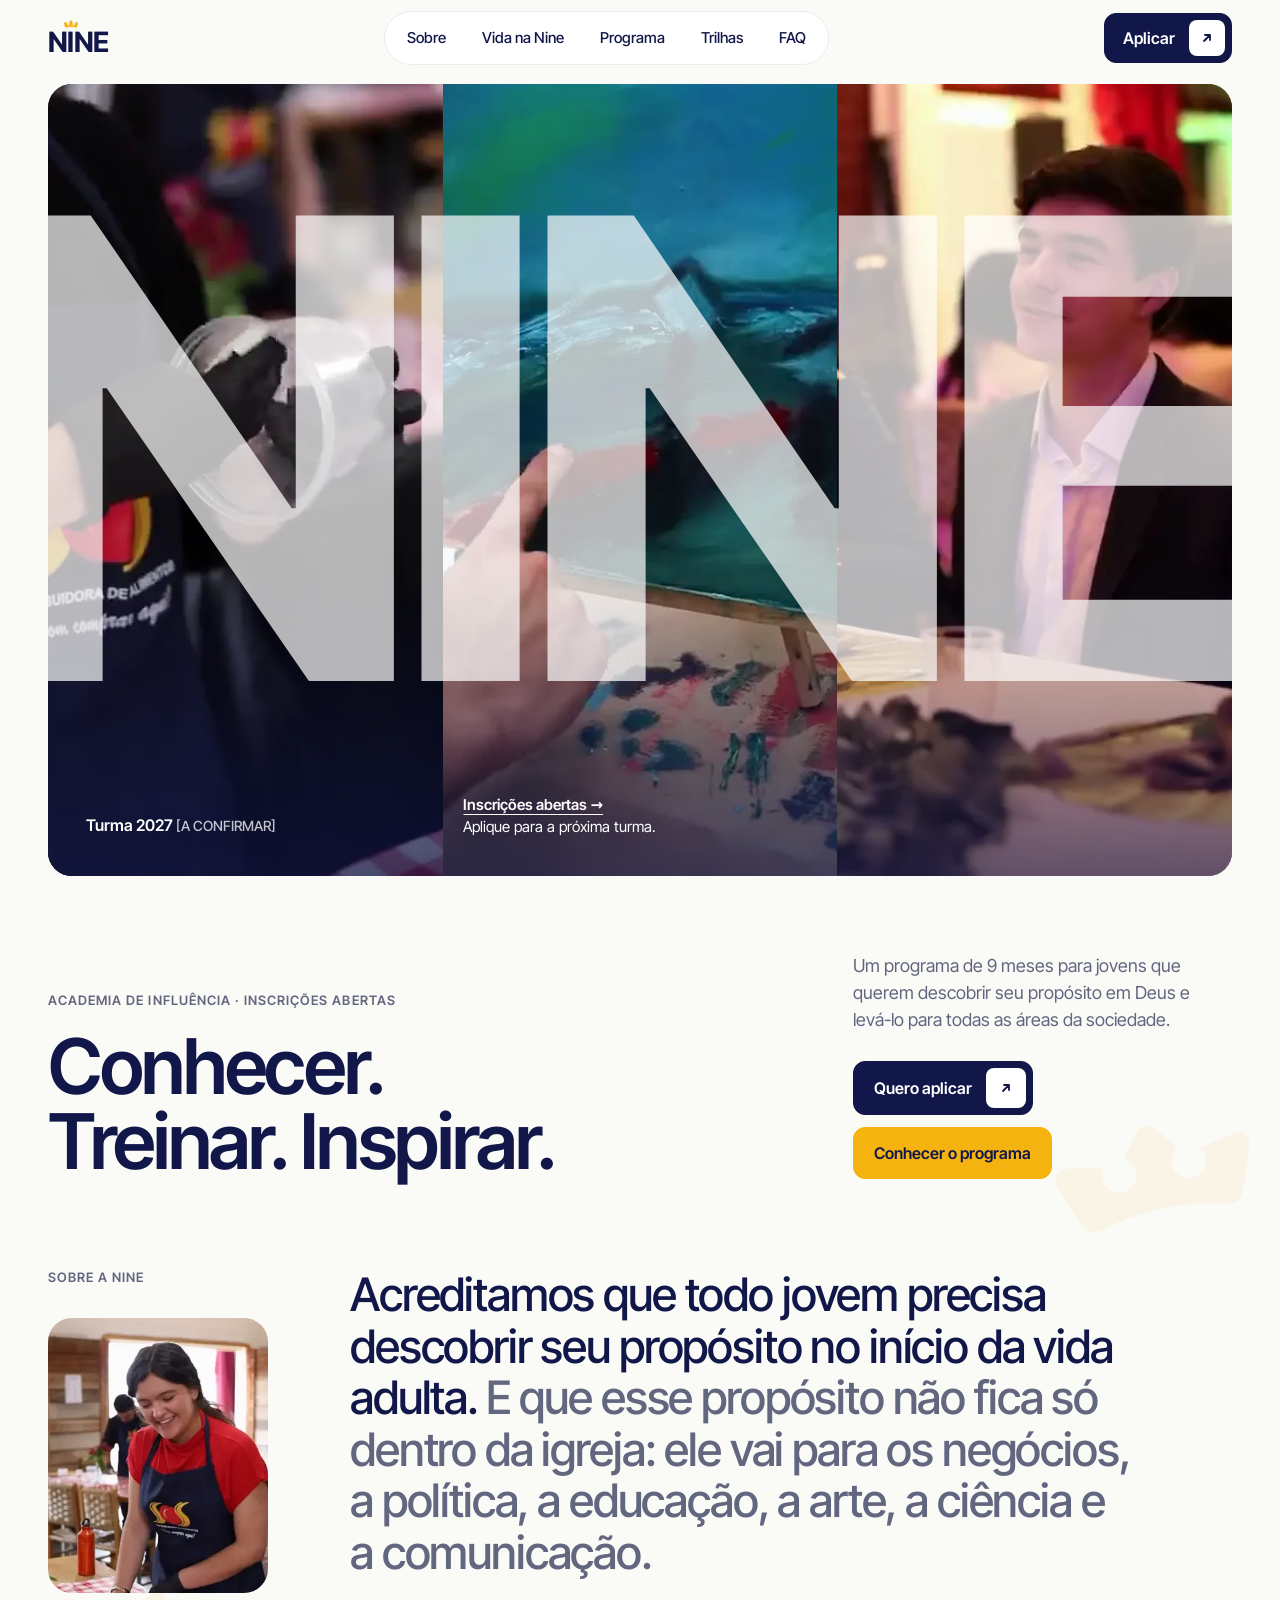
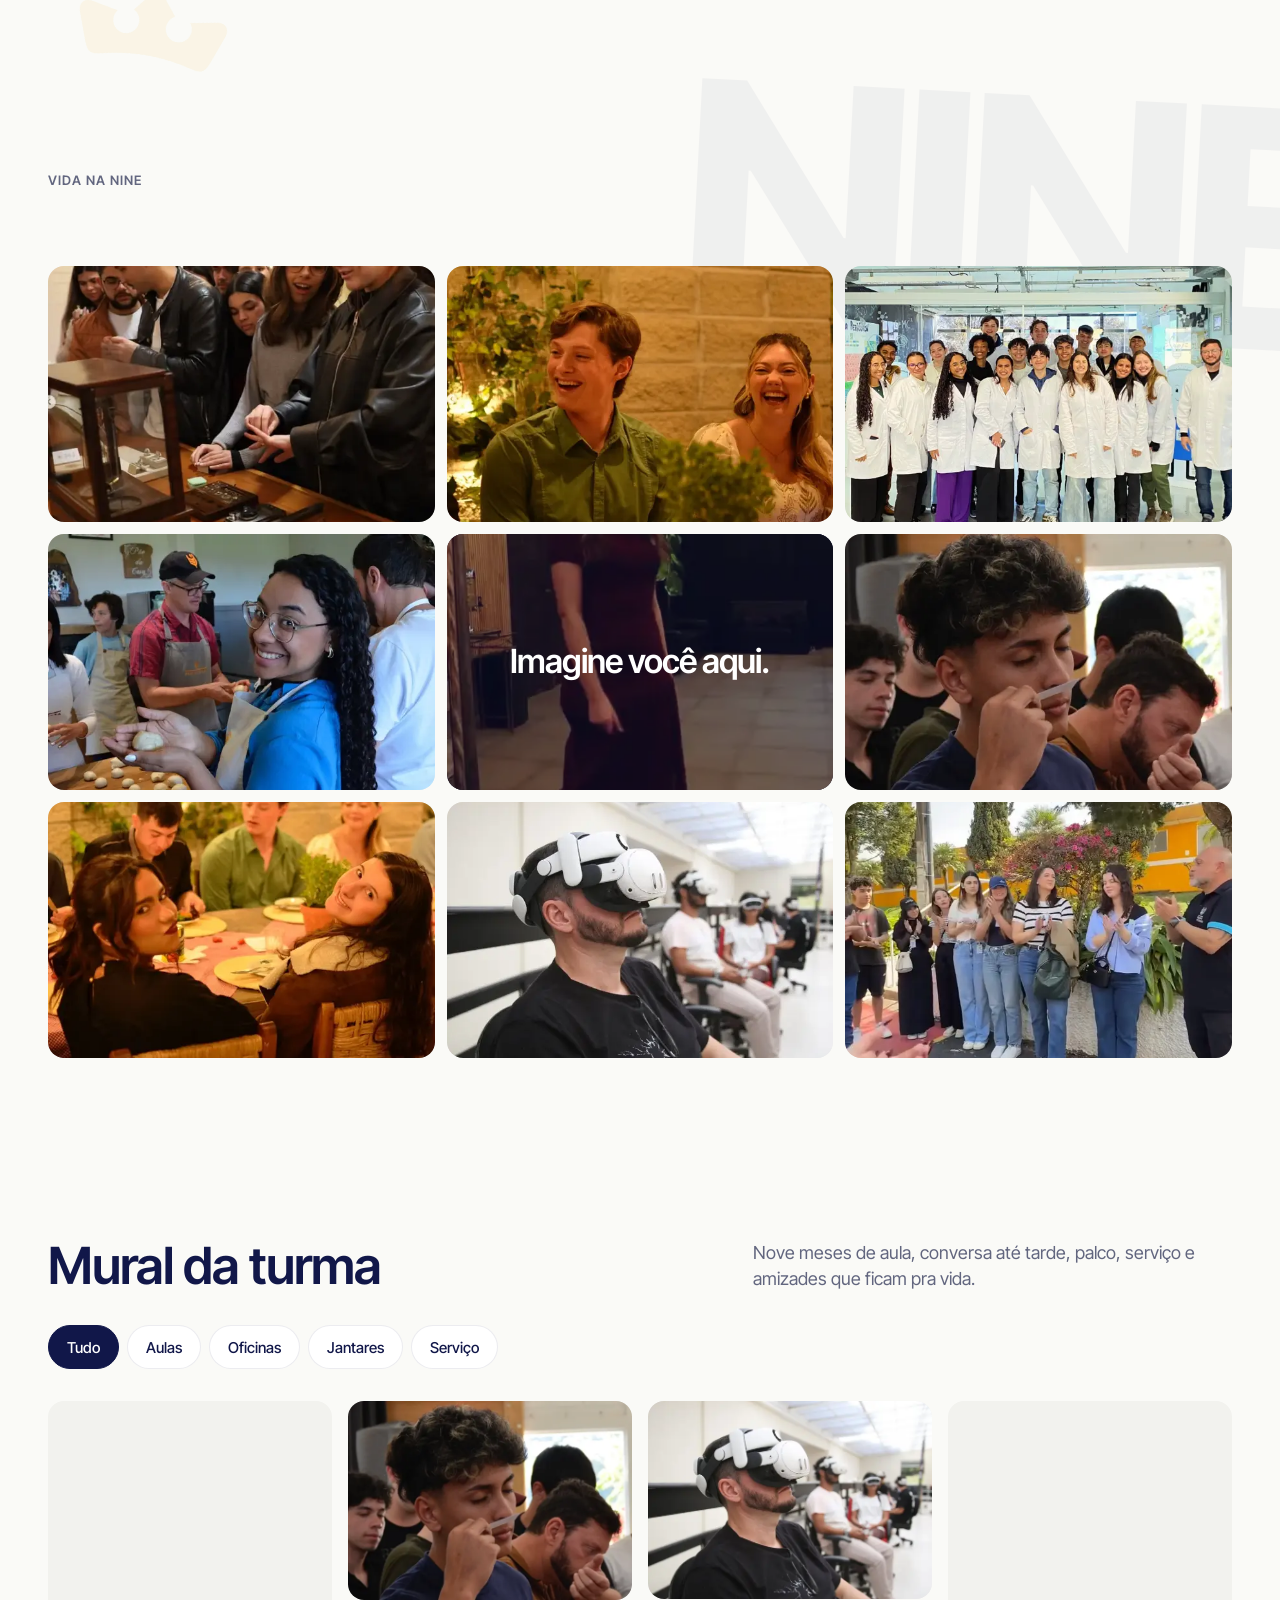
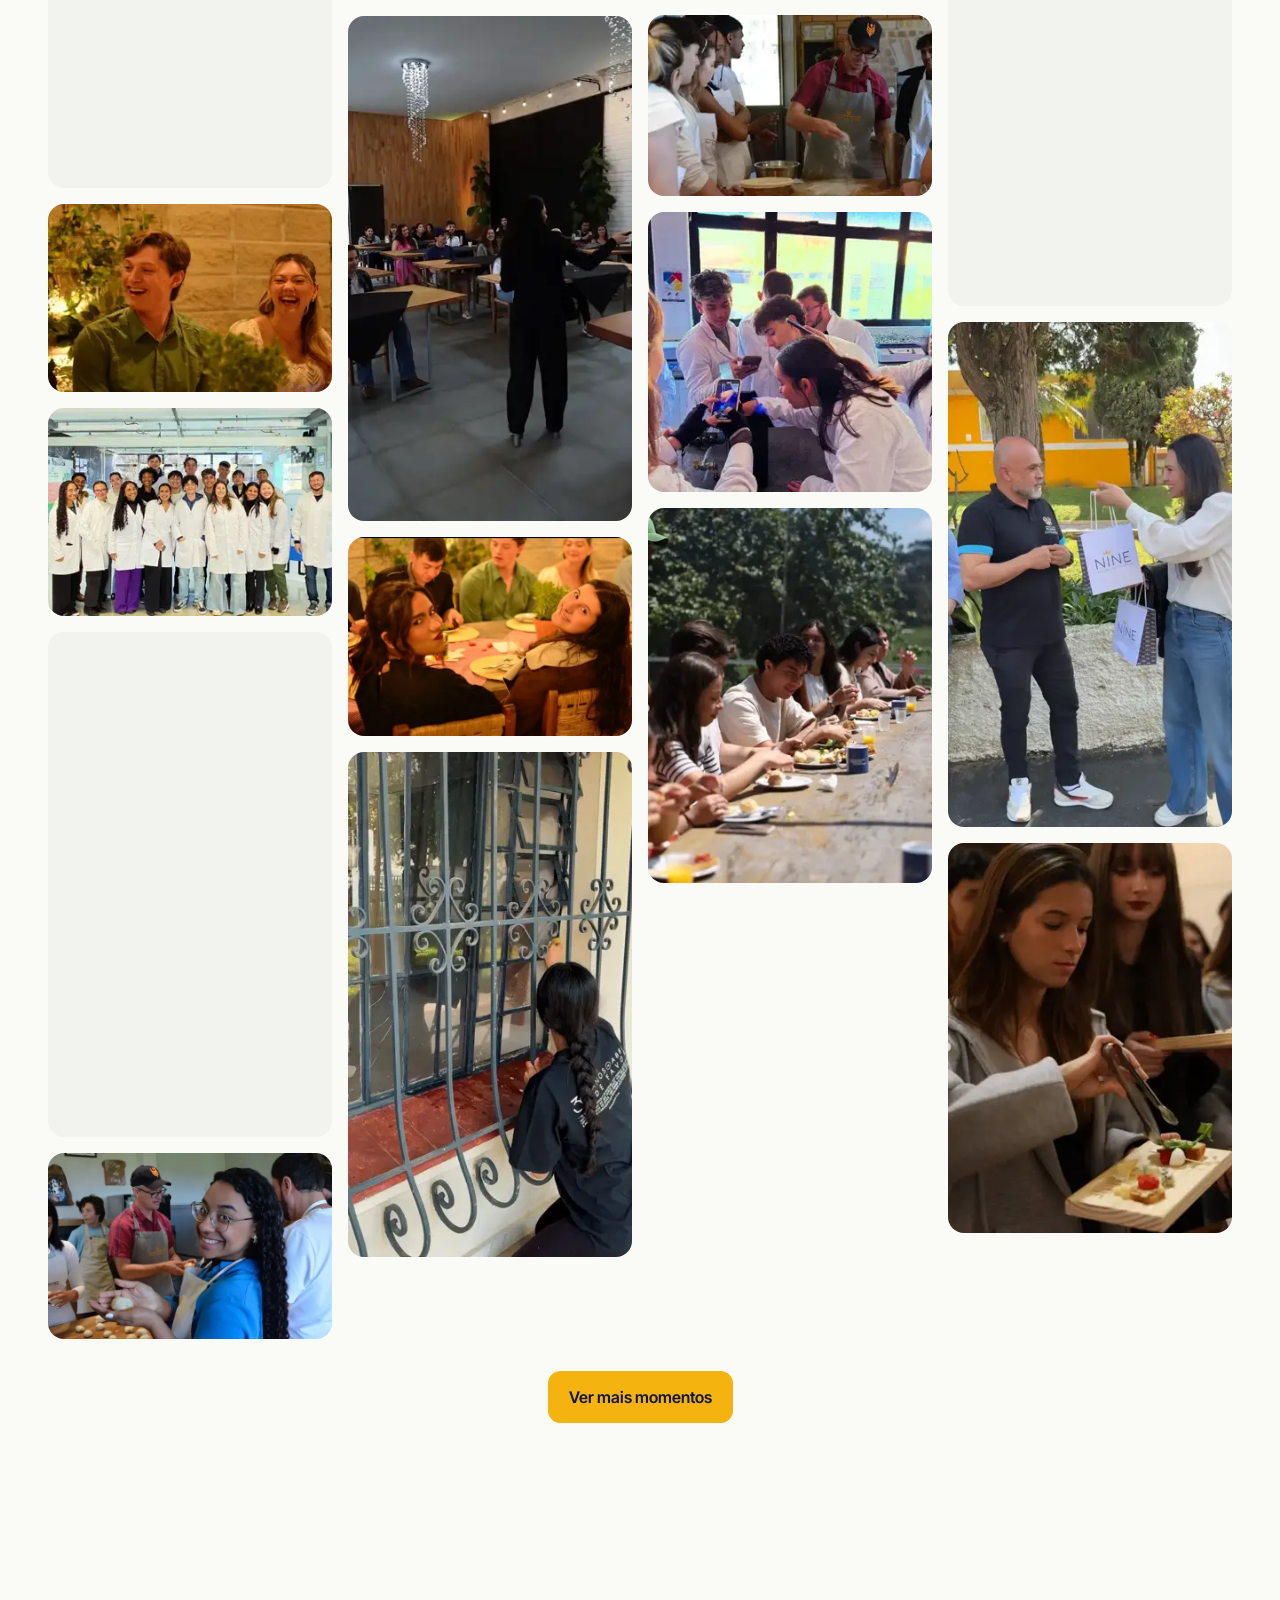
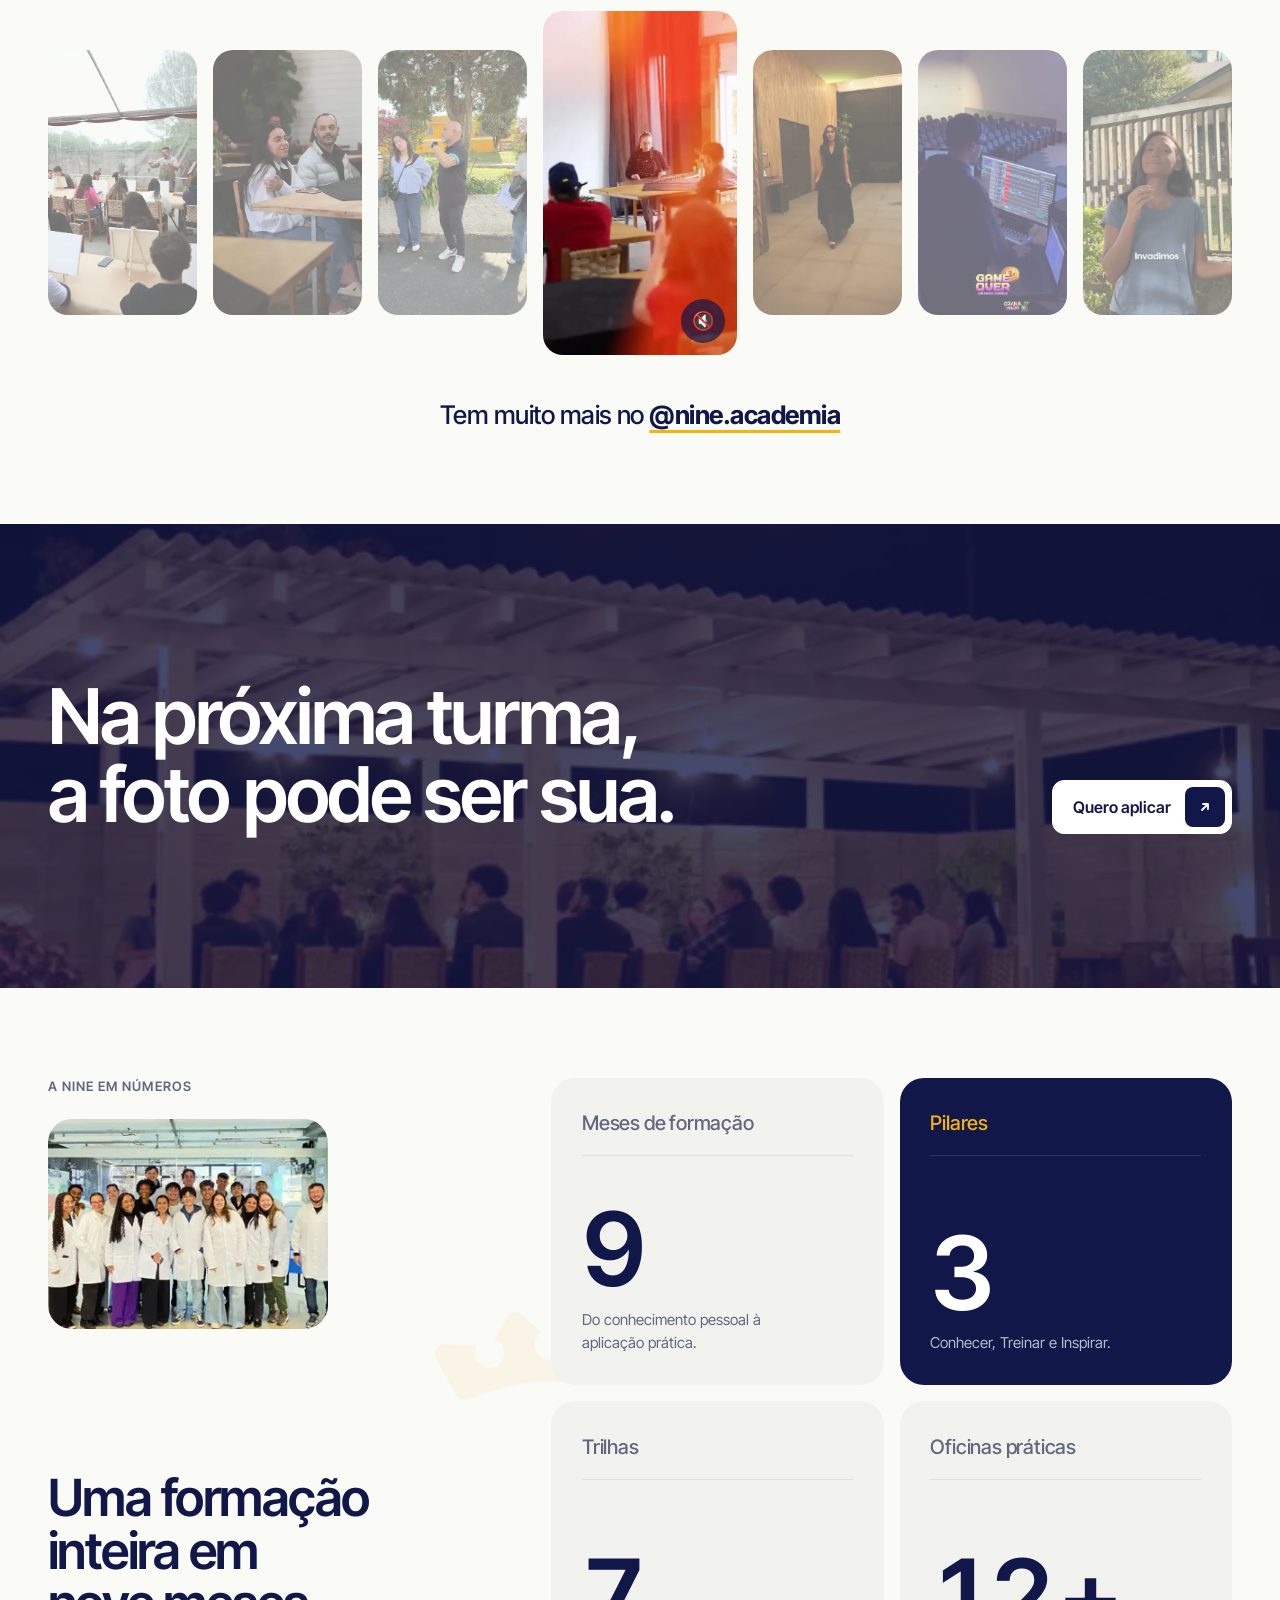
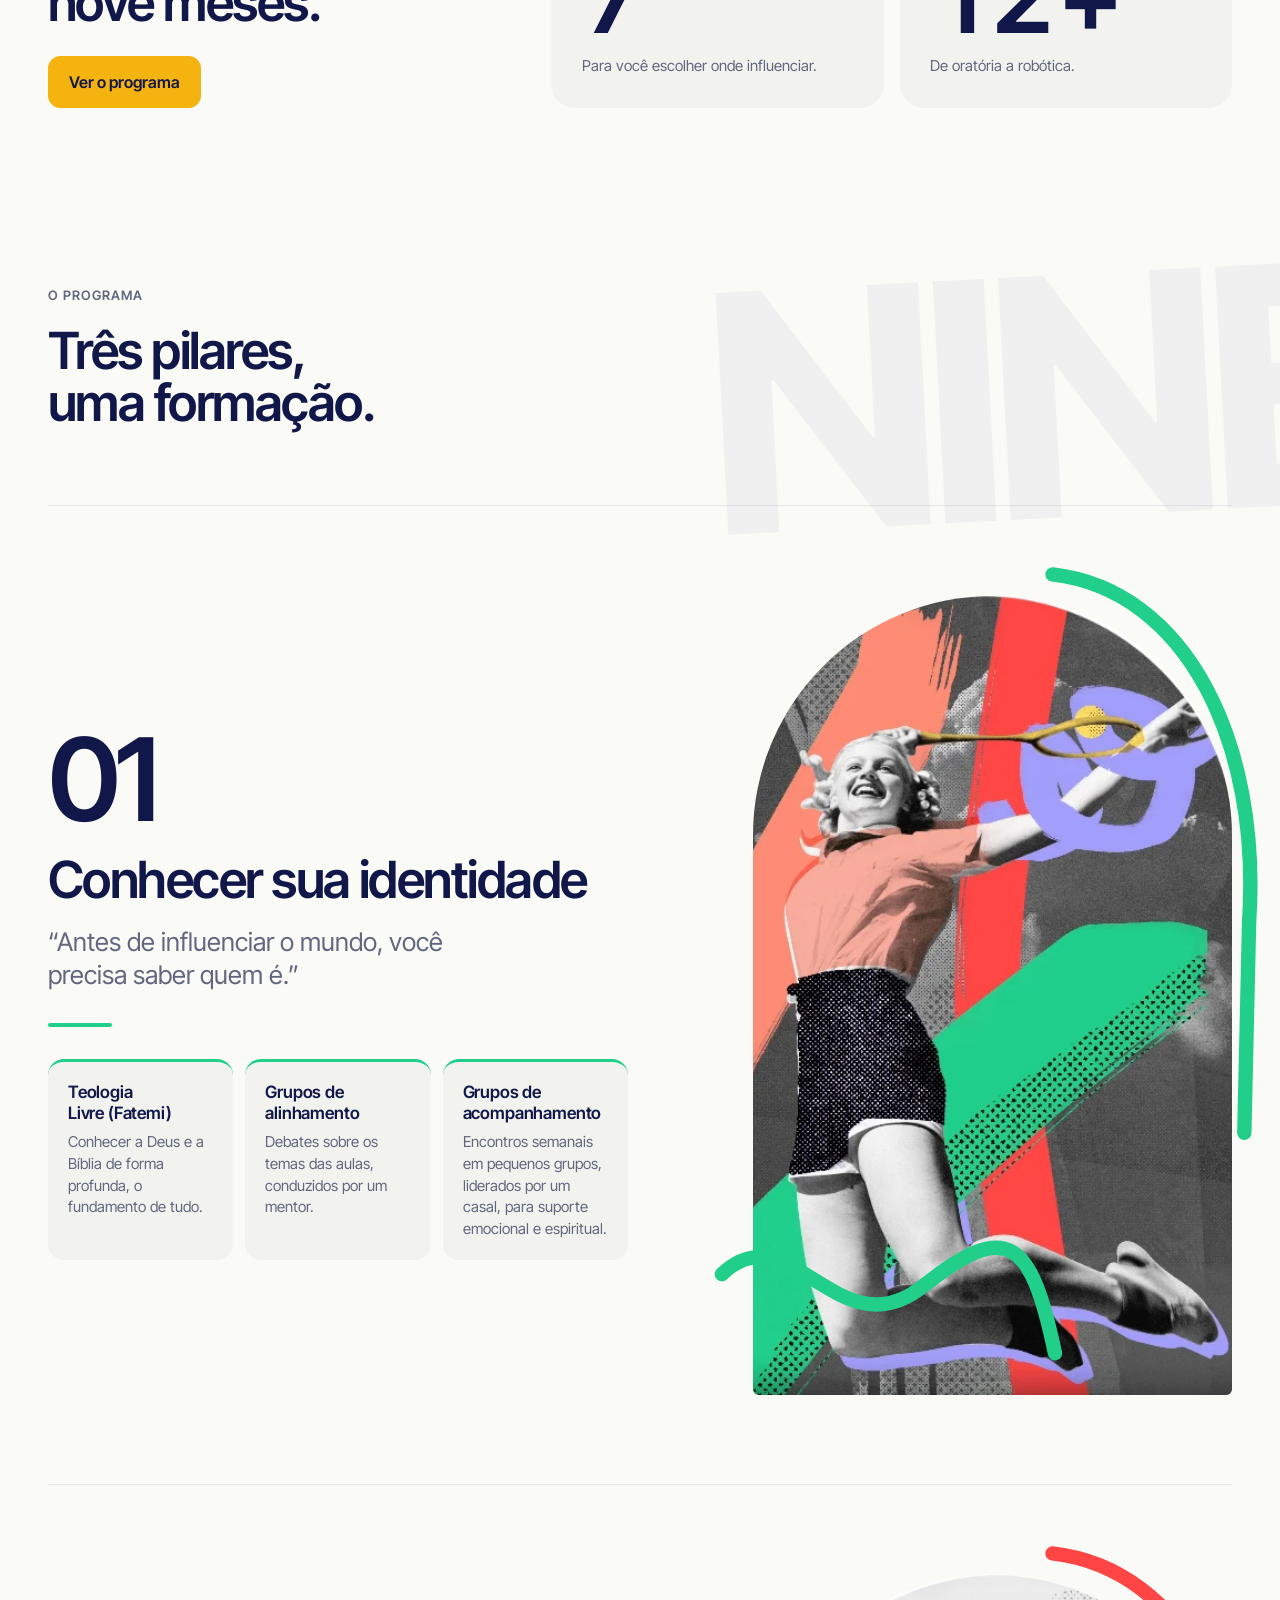
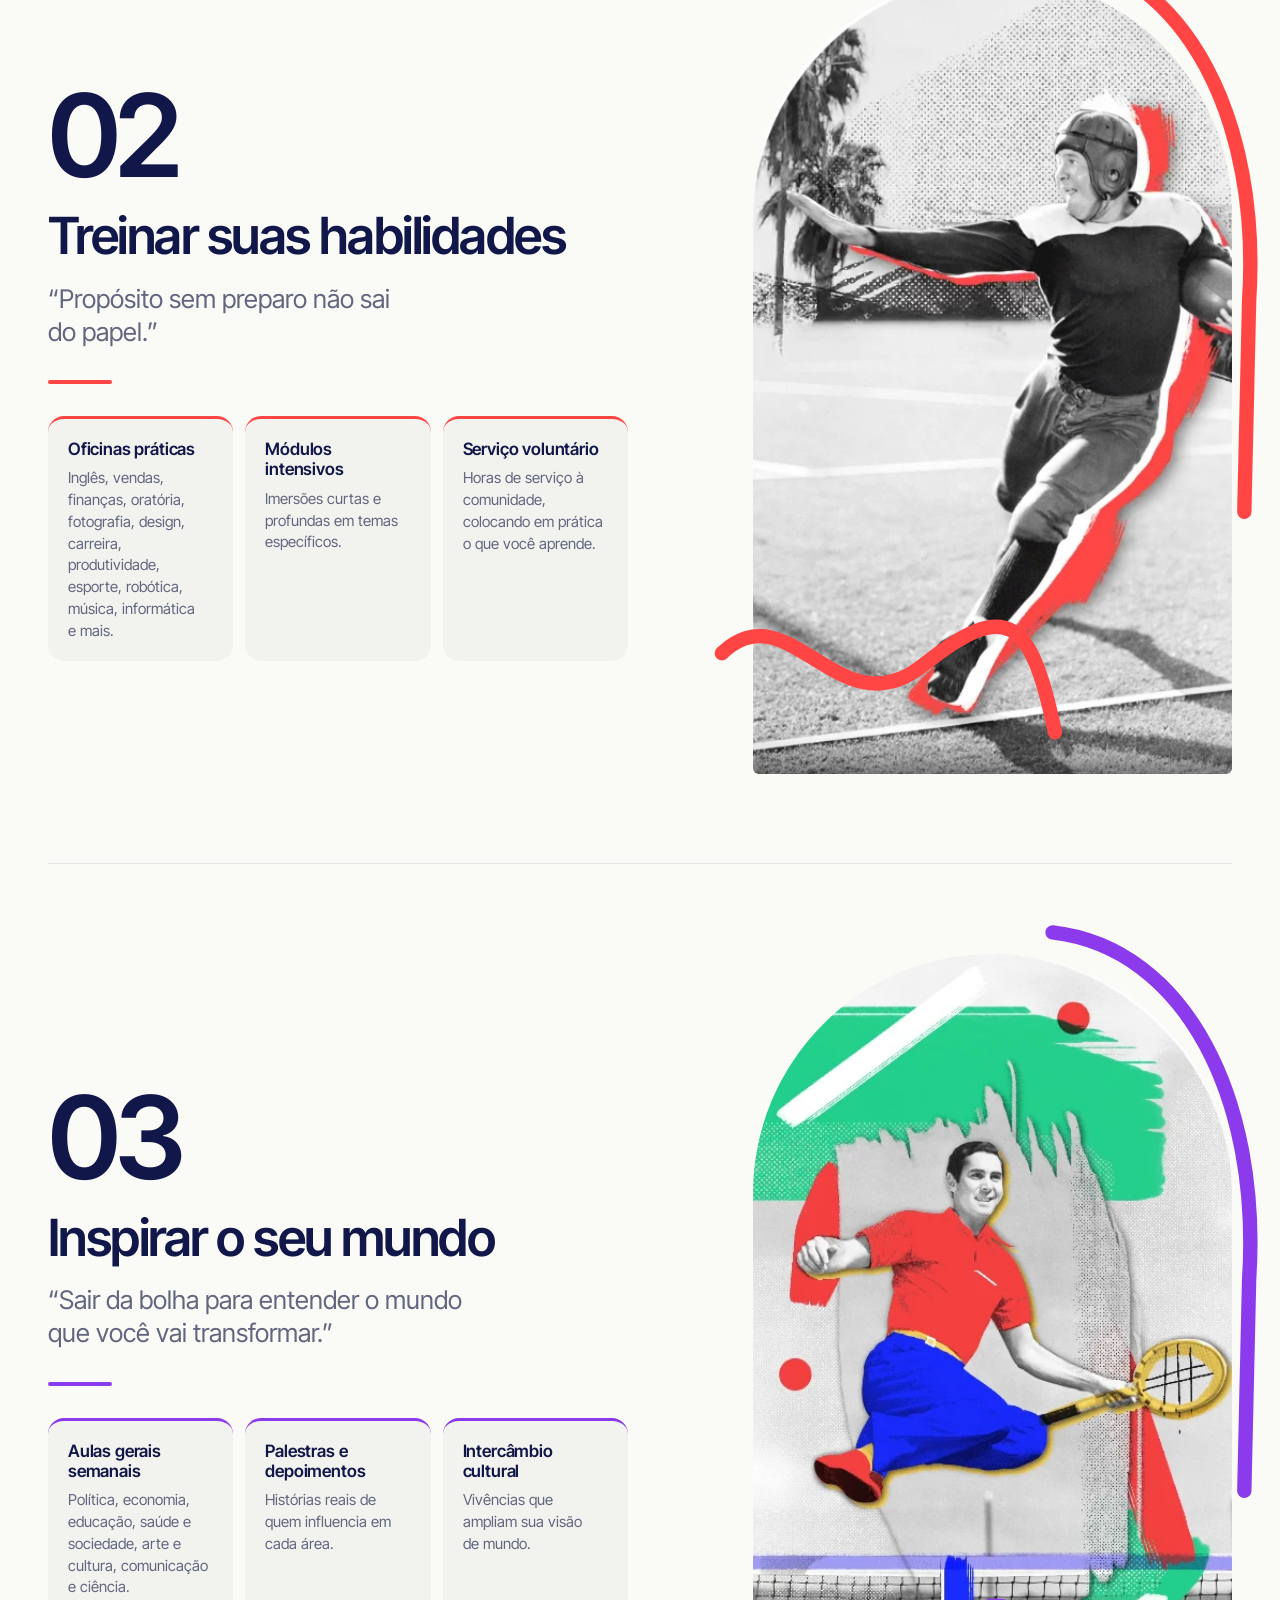
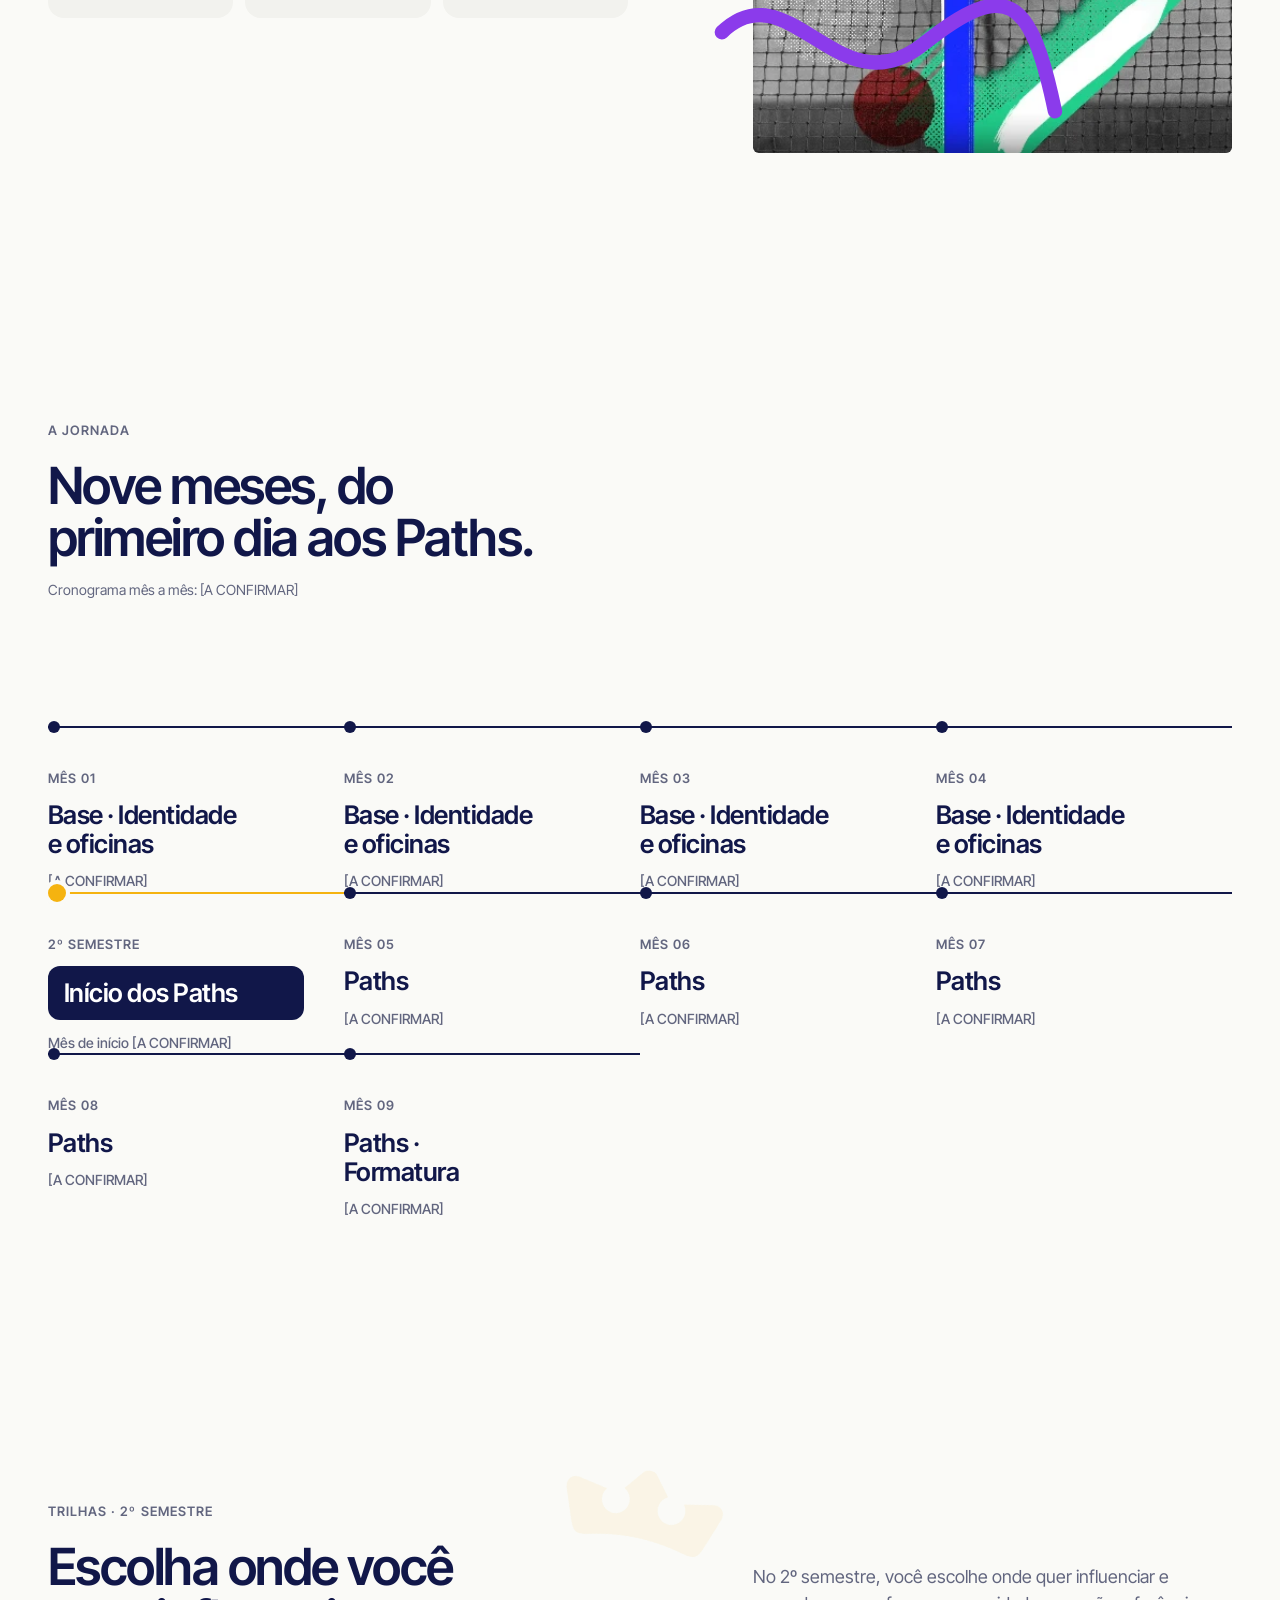
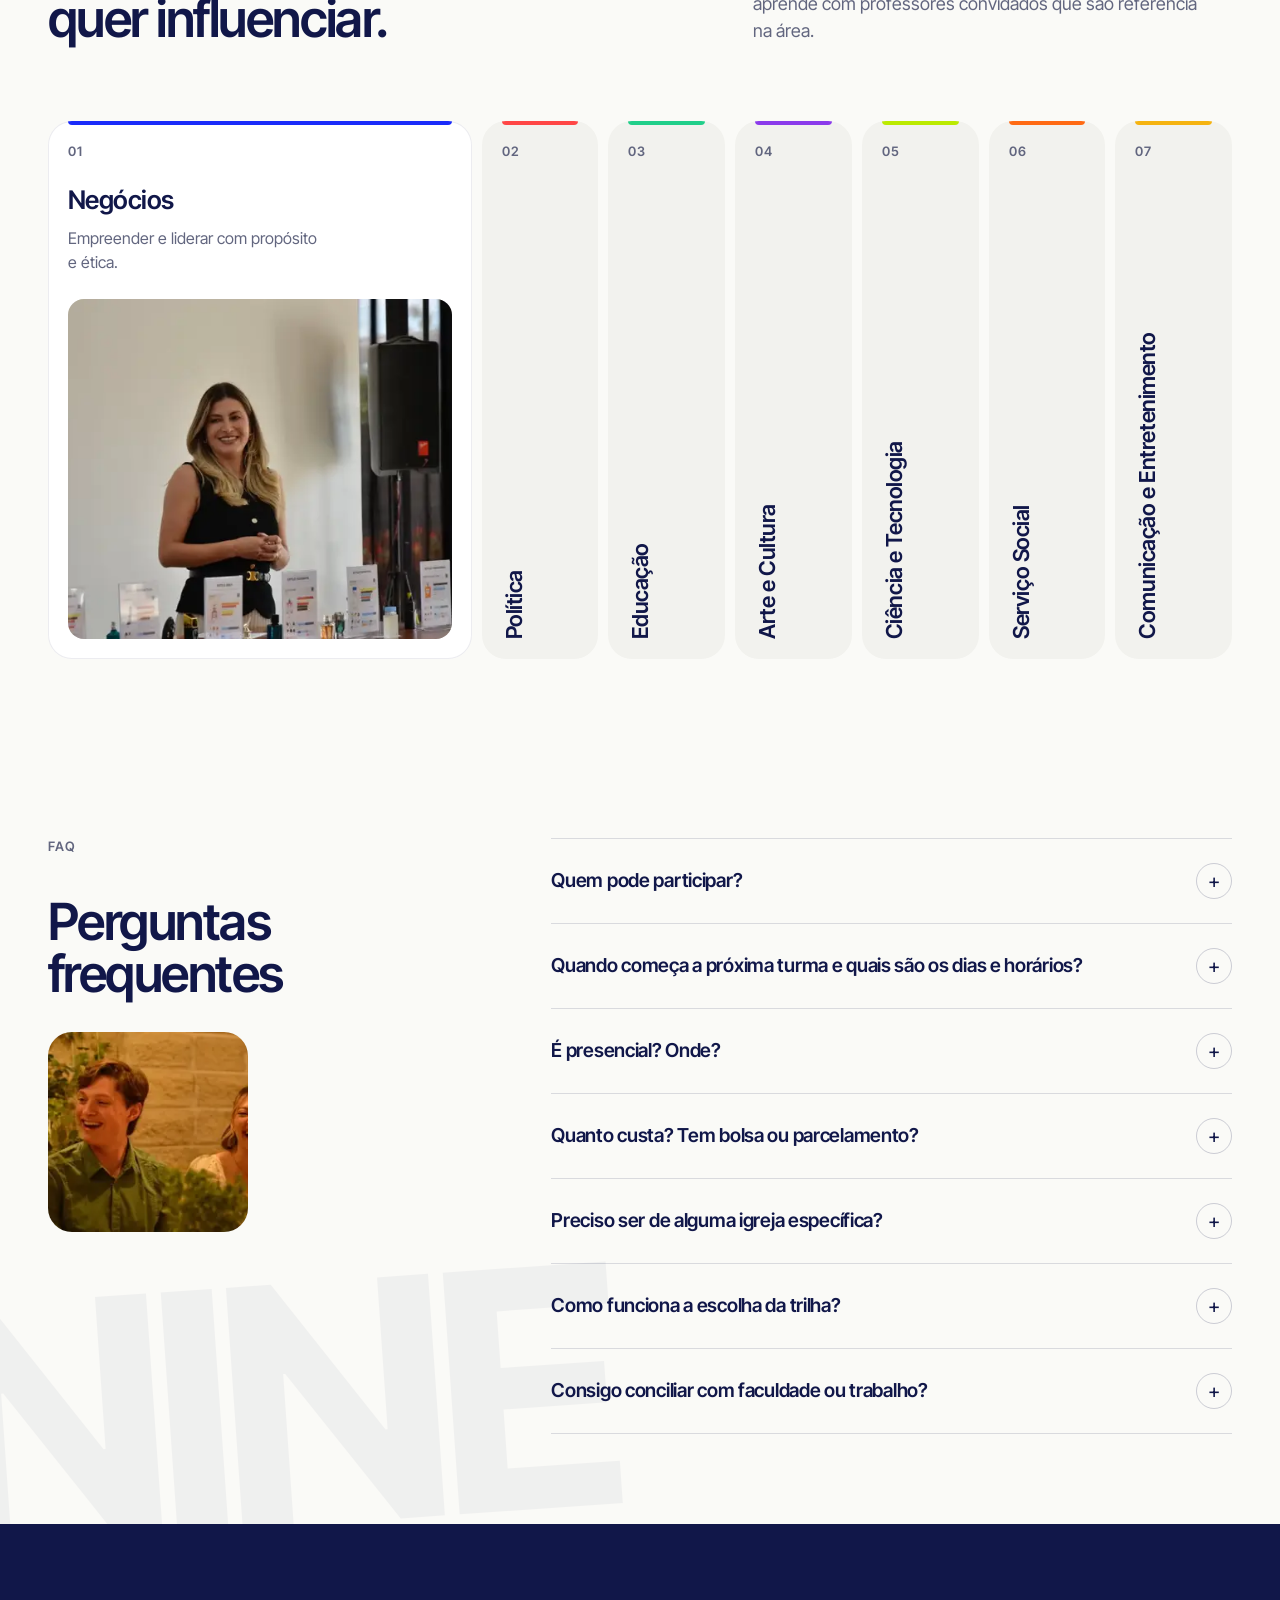
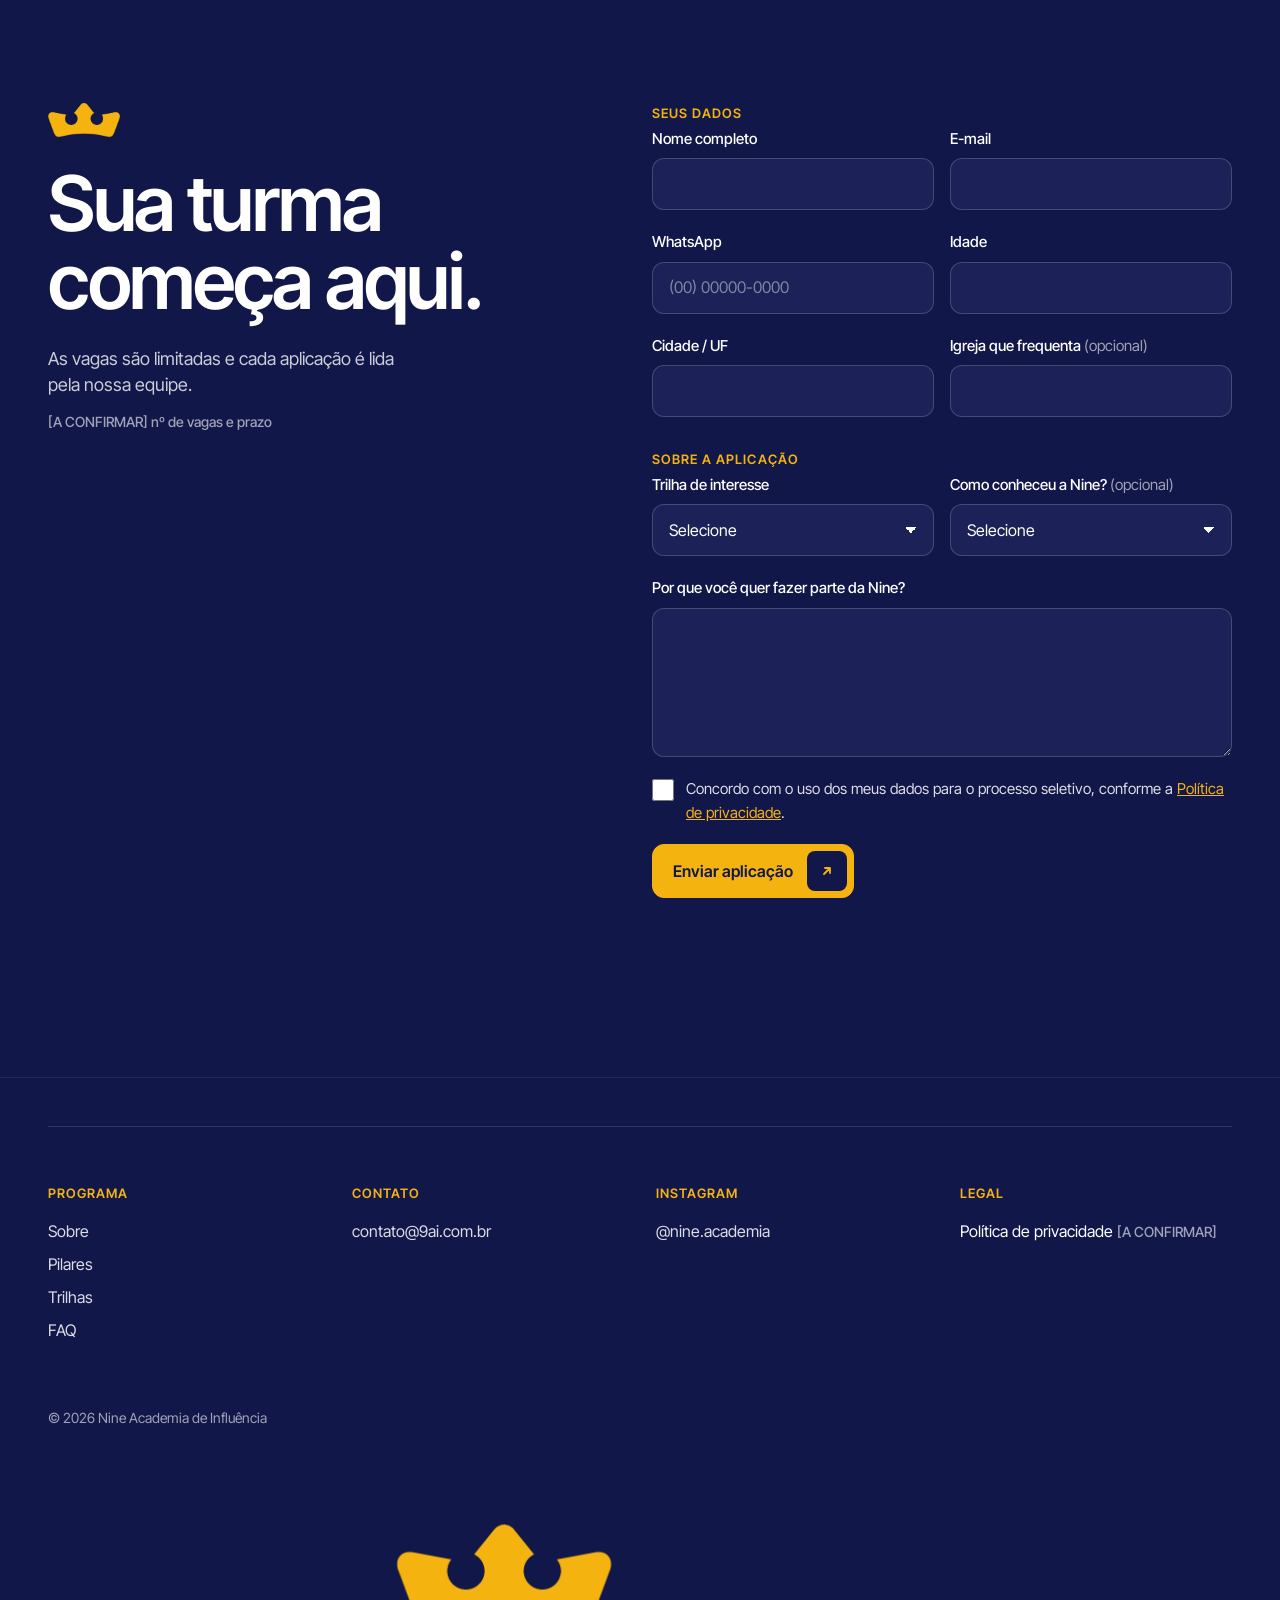
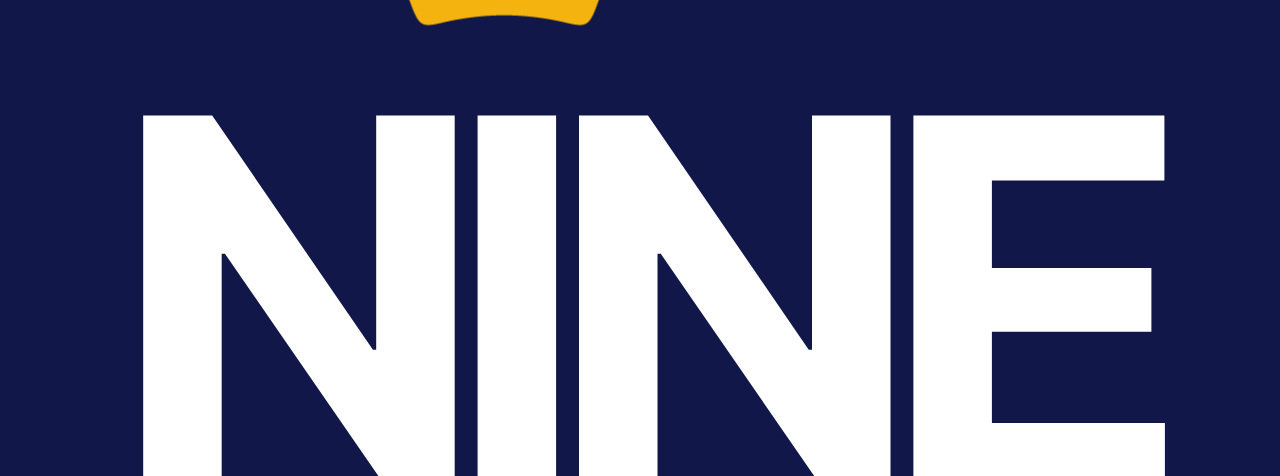
<file: academia/index.html>
<!doctype html>
<html lang="pt-BR">
<head>
  <meta charset="utf-8">
  <meta name="viewport" content="width=device-width, initial-scale=1">
  <title>Nine Academia de Influência | Formação cristã de 9 meses para jovens</title>
  <meta name="description" content="Um programa de 9 meses para jovens que querem descobrir seu propósito em Deus e levá-lo para todas as áreas da sociedade. Conhecer, Treinar, Inspirar.">
  <meta property="og:type" content="website">
  <meta property="og:locale" content="pt_BR">
  <meta property="og:title" content="Nine Academia de Influência">
  <meta property="og:description" content="Formação cristã de 9 meses para jovens. Conhecer, Treinar, Inspirar.">
  <!-- [A CONFIRMAR] og:image 1200×630 com coroa + NINE (Fase 5) -->
  <link rel="icon" type="image/png" href="/assets/logo/crown.png">
  <link rel="preload" as="font" type="font/woff2" href="/assets/fonts/inter-tight-latin.woff2" crossorigin>
  <link rel="preload" as="image" href="/assets/video/hero-1.webp" fetchpriority="high">
  <style id="css">:root{--navy:#111749;--navy-90:#1C2257;--gold:#F5B310;--paper:#FAFAF7;--paper-2:#F2F2EE;--ink:#111749;--ink-muted:#62667F;--line:rgba(17,23,73,.08);--green:#21CF8A;--coral:#FF4645;--violet:#8B3BEB;--blue:#1A2BFA;--lime:#BBEA00;--orange:#FF6A13;--ph:#DCDCE0;--ph-dark:#5E6175;--font:"Inter Tight",system-ui,-apple-system,"Segoe UI",sans-serif;--fs-mega:clamp(5rem,18vw,20rem);--fs-h1:clamp(2.75rem,6vw,5.5rem);--fs-h2:clamp(2rem,4vw,3.5rem);--fs-h3:clamp(1.25rem,2vw,1.75rem);--fs-body:clamp(1rem,1.1vw,1.125rem);--fs-label:.8125rem;--max:1440px;--gutter:24px;--margin:clamp(16px,4vw,48px);--r-card:24px;--r-btn:12px;--r-pill:999px;--r-arc:999px 999px 24px 24px;--space:clamp(96px,14vw,200px);--nav-h:76px}@font-face{font-family:"Inter Tight";font-style:normal;font-weight:400 700;font-display:swap;src:url("/assets/fonts/inter-tight-latin.woff2") format("woff2")}*,*::before,*::after{box-sizing:border-box}*{margin:0}html{scroll-behavior:smooth;scroll-padding-top:var(--nav-h);overflow-y:scroll;-webkit-text-size-adjust:100%}body{font-family:var(--font);font-size:var(--fs-body);line-height:1.55;color:var(--ink);background:var(--paper);-webkit-font-smoothing:antialiased;overflow-x:clip}img,video,svg{display:block;max-width:100%}ul,ol{list-style:none;padding:0}a{color:inherit}button,input,select,textarea{font:inherit;color:inherit}h1,h2,h3,h4{font-weight:600;letter-spacing:-0.03em;line-height:1;text-wrap:balance}h1{font-size:var(--fs-h1);line-height:.98}h2{font-size:var(--fs-h2);line-height:1.02}h3{font-size:var(--fs-h3);line-height:1.1;letter-spacing:-0.02em}p{text-wrap:pretty}[hidden]{display:none !important}:focus{outline:2px solid var(--navy);outline-offset:3px;border-radius:4px}.aplicar :focus,.footer :focus,.menu :focus,.cta-band :focus{outline-color:var(--gold)}@media (prefers-reduced-motion:reduce){html{scroll-behavior:auto}*,*::before,*::after{transition-duration:.01ms !important;animation-duration:.01ms !important}}.sr-only{position:absolute;width:1px;height:1px;padding:0;margin:-1px;overflow:hidden;clip-path:inset(50%);white-space:nowrap;border:0}.a11y-bar a{position:absolute;left:16px;top:-100px;z-index:100;background:var(--navy);color:#fff;padding:12px 16px;border-radius:var(--r-btn)}.a11y-bar a:focus{top:16px}.noscript{padding:12px 16px;background:var(--navy);color:#fff;text-align:center}.crown{display:inline-block;aspect-ratio:214 / 101;background:url("/assets/logo/crown.png") center / contain no-repeat}.container{width:100%;max-width:var(--max);margin-inline:auto;padding-inline:var(--margin)}.grid-12{display:grid;grid-template-columns:repeat(12,minmax(0,1fr));column-gap:var(--gutter)}main{position:relative;z-index:1}.section{padding-block:calc(var(--space) / 2)}.section-head{margin-bottom:clamp(40px,6vw,80px)}.section-head h2{max-width:16ch}.hero,.section{position:relative;overflow-x:clip}.wm-mark{position:absolute;z-index:-1;pointer-events:none;user-select:none}.wm-mark--crown{opacity:.08}.wm-mark--nine::before{content:"NINE"}.wm-mark--nine{font-size:clamp(8rem,26vw,26rem);font-weight:700;letter-spacing:-0.05em;line-height:.8;color:var(--navy);opacity:.04;white-space:nowrap}@media (max-width:767px){.wm-mark--crown{max-width:120px}}.label{font-size:var(--fs-label);font-weight:600;letter-spacing:.08em;text-transform:uppercase;color:var(--ink-muted);line-height:1.3}.label + h1,.label + h2{margin-top:20px}.lead{font-size:clamp(1.0625rem,1.4vw,1.3125rem);line-height:1.5;color:var(--ink-muted)}.muted{color:var(--ink-muted)}.tbc{color:var(--ink-muted);font-size:.875rem;font-weight:500}.tbc--dark{color:rgba(255,255,255,.6)}.tbc-note{margin-top:16px;font-size:.875rem;color:var(--ink-muted)}.ph{position:relative;display:grid;place-items:center;overflow:hidden;aspect-ratio:var(--ar,auto);background:var(--ph);color:#6E7183;border-radius:var(--r-card);font-size:.75rem;font-weight:600;letter-spacing:.06em;text-transform:uppercase;text-align:center}.ph>span{padding:12px;max-width:26ch}.ph--dark{background:var(--ph-dark);color:rgba(255,255,255,.7)}.photo{position:relative;overflow:hidden;aspect-ratio:var(--ar,auto);background:var(--paper-2);border-radius:var(--r-card)}.photo img,.photo video{position:absolute;inset:0;width:100%;height:100%;object-fit:cover}html:has(dialog[open]){overflow:hidden}.btn{display:inline-flex;align-items:center;gap:14px;min-height:52px;padding:6px 6px 6px 20px;background:var(--navy);color:#fff;border:1px solid var(--navy);border-radius:var(--r-btn);font-weight:600;font-size:1rem;text-decoration:none;cursor:pointer;transition:background-color .2s,color .2s}.btn:hover{background:var(--navy-90)}.btn__icon{display:grid;place-items:center;width:40px;height:40px;border-radius:8px;background:#fff;color:var(--navy)}.btn__icon svg{width:16px;height:16px;fill:none;stroke:currentColor;stroke-width:1.8;stroke-linecap:round;stroke-linejoin:round}.btn--ghost{background:var(--gold);color:var(--navy);border-color:var(--gold);padding-right:20px}.btn--ghost:hover{background:#FFC22E;border-color:#FFC22E}.btn--light{background:#fff;color:var(--navy);border-color:#fff}.btn--light:hover{background:var(--paper-2)}.btn--light .btn__icon{background:var(--navy);color:#fff}.btn--gold{background:var(--gold);color:var(--navy);border-color:var(--gold)}.btn--gold:hover{background:#ffc22e}.btn--gold .btn__icon{background:var(--navy);color:var(--gold)}.btn:disabled{opacity:.5;cursor:not-allowed}.btn-row{display:flex;flex-wrap:wrap;gap:12px}.wm{display:inline-flex;align-items:flex-end;font-weight:700;letter-spacing:-0.02em;line-height:1}.wm__i{position:relative}.wm__i .crown{position:absolute;left:50%;bottom:100%;width:.5em;transform:translate(-50%,-.02em)}.nav{position:fixed;inset:0 0 auto;z-index:50;height:var(--nav-h);display:flex;align-items:center;transition:transform .4s cubic-bezier(.2,.7,.2,1),background-color .3s}.nav.is-hidden{transform:translateY(-100%)}.nav.is-scrolled{background:rgba(250,250,247,.72);backdrop-filter:blur(12px);-webkit-backdrop-filter:blur(12px);border-bottom:1px solid var(--line)}.nav__inner{display:flex;align-items:center;justify-content:space-between;gap:16px}.logo{text-decoration:none;color:var(--navy);padding-top:10px}.logo .wm{font-size:1.75rem}.nav__pill{position:relative;background:#fff;border:1px solid var(--line);border-radius:var(--r-pill);padding:4px}.nav__pill ul{display:flex}.nav__pill a{display:block;padding:10px 18px;border-radius:var(--r-pill);font-size:.9375rem;font-weight:500;text-decoration:none;color:var(--navy)}.nav__pill a:hover{background:var(--paper-2)}.nav__pill a[aria-current="page"]{position:relative}.nav__pill a[aria-current="page"]::after{content:"";position:absolute;left:50%;bottom:3px;width:5px;height:5px;margin-left:-2.5px;border-radius:50%;background:var(--gold)}.nav__cta{min-height:48px;padding-left:18px}.nav__cta .btn__icon{width:36px;height:36px}.nav__burger{display:none;width:48px;height:48px;border-radius:var(--r-btn);background:var(--navy);border:0;cursor:pointer;place-content:center;gap:6px}.nav__burger span[aria-hidden]{display:block;width:20px;height:2px;background:#fff;border-radius:2px}.menu{position:fixed;inset:0;z-index:60;background:var(--navy);color:#fff;display:flex;flex-direction:column;justify-content:center;padding:var(--margin)}.menu__close{position:absolute;top:14px;right:var(--margin);width:48px;height:48px;background:transparent;border:1px solid rgba(255,255,255,.25);border-radius:var(--r-btn);color:#fff;font-size:1.75rem;line-height:1;cursor:pointer}.menu a{display:block;padding:8px 0;font-size:clamp(2.25rem,10vw,3.5rem);font-weight:600;letter-spacing:-0.03em;text-decoration:none}.menu .menu__apply{color:var(--gold)}@media (max-width:1023px){.nav__pill,.nav__cta{display:none}.nav__burger{display:grid}}.hero{padding-top:calc(var(--nav-h) + 8px)}.hero__card{position:relative;height:88vh;min-height:520px;max-height:960px;border-radius:var(--r-card);overflow:hidden;isolation:isolate;color:#fff}.hero__media{position:absolute;inset:-12% 0 0;display:flex;background:var(--navy)}.hero__media video{flex:1 1 0;min-width:0;height:100%;object-fit:cover}@media (max-width:767px){.hero__media video + video{display:none}}.hero__card::after{content:"";position:absolute;inset:0;z-index:1;pointer-events:none;background:linear-gradient(to top,rgba(17,23,73,.65),rgba(17,23,73,0) 40%)}.hero__wordmark{position:absolute;left:50%;top:46%;z-index:2;transform:translate(calc(-50% - .025em),-50%);font-size:clamp(6rem,50vw,48rem);font-weight:700;letter-spacing:-0.05em;line-height:.8;color:rgba(255,255,255,.7);white-space:nowrap;pointer-events:none}.hero__wordmark>span{display:block}.hero__wordmark>span::before{content:"NINE"}.hero__bar{position:absolute;inset:auto 0 0;z-index:3;display:grid;grid-template-columns:1fr 1fr 1fr;align-items:end;gap:24px;padding:clamp(20px,3vw,40px)}.hero__turma{font-weight:600}.hero__turma .tbc{color:rgba(255,255,255,.75)}.hero__news{max-width:34ch;text-decoration:none;font-size:.9375rem;line-height:1.45}.hero__news strong{display:block;font-weight:600;text-decoration:underline;text-underline-offset:4px}.hero__text{margin-top:clamp(40px,6vw,80px);row-gap:32px;align-items:end}.hero__head{grid-column:1 / span 7}.hero__side{grid-column:9 / span 4;display:grid;gap:28px}@media (max-width:1023px){.hero__head,.hero__side{grid-column:1 / -1}.hero__card{height:min(88svh,82vw)}}@media (max-width:767px){.hero__card{height:72vh;min-height:460px}.hero__bar{grid-template-columns:1fr;gap:12px}}.manifesto .grid-12{row-gap:32px}.manifesto__aside{grid-column:1 / span 3;display:grid;gap:32px;align-content:start}.manifesto__face{max-width:220px}.manifesto__text{grid-column:4 / -1;font-size:clamp(1.75rem,3.6vw,3.25rem);font-weight:500;line-height:1.12;letter-spacing:-0.025em;color:var(--navy)}@media (max-width:1023px){.manifesto__aside,.manifesto__text{grid-column:1 / -1}.manifesto__aside{grid-template-columns:1fr auto;align-items:start}.manifesto__face{width:112px}}.zoom{position:relative;display:grid;grid-template-columns:repeat(3,1fr);grid-template-rows:repeat(3,1fr);gap:12px;height:calc(100svh - var(--nav-h) - 32px);min-height:560px;max-height:960px}.zoom__ring{display:contents}.zoom__item,.zoom__center{border-radius:16px}.zoom__item:nth-child(-n+3){grid-row:1}.zoom__item:nth-child(4){grid-area:2 / 1}.zoom__item:nth-child(5){grid-area:2 / 3}.zoom__item:nth-child(n+6){grid-row:3}.zoom__center{grid-area:2 / 2;position:relative;overflow:hidden;background:var(--navy);color:#fff;display:grid;place-items:center}.zoom__center video{position:absolute;inset:0;width:100%;height:100%;object-fit:cover}.zoom__center::after{content:"";position:absolute;inset:0;background:rgba(17,23,73,.35)}.zoom__phrase{position:relative;z-index:1;font-size:clamp(1.25rem,2.6vw,2.5rem);font-weight:600;letter-spacing:-0.03em;line-height:1;padding:16px;text-align:center}@media (max-width:1023px){.zoom{display:block;height:auto;min-height:0;max-height:none}.zoom .zoom__center{aspect-ratio:4 / 5;max-height:80vh;width:100%}.zoom__item{aspect-ratio:4 / 3}.zoom__phrase{font-size:var(--fs-h1)}.zoom__ring{display:flex;gap:12px;margin-top:12px;overflow-x:auto;scroll-snap-type:x mandatory;scrollbar-width:none;margin-inline:calc(var(--margin) * -1);padding-inline:var(--margin)}.zoom__item{flex:0 0 62%;scroll-snap-align:start}}.mural{margin-top:var(--space)}.mural__head{row-gap:16px;align-items:end;margin-bottom:32px}.mural__title{grid-column:1 / span 6;font-size:var(--fs-h2)}.mural__sub{grid-column:8 / -1}.chips{display:flex;flex-wrap:wrap;gap:8px;margin-bottom:32px}.chip{min-height:44px;padding:8px 18px;border-radius:var(--r-pill);background:#fff;border:1px solid var(--line);color:var(--navy);font-size:.9375rem;font-weight:500;cursor:pointer}.chip:hover{border-color:rgba(17,23,73,.25)}.chip[aria-pressed="true"]{background:var(--navy);border-color:var(--navy);color:#fff}.masonry{columns:4;column-gap:16px}.masonry li{break-inside:avoid;margin-bottom:16px}.masonry figure{position:relative}.mural__open{display:block;width:100%;padding:0;border:0;background:var(--paper-2);border-radius:16px;overflow:hidden;cursor:zoom-in}.mural__open img{width:100%;height:auto;transition:transform .6s cubic-bezier(.2,.7,.2,1)}.masonry figcaption{margin-top:8px;font-size:.875rem;color:var(--ink-muted)}@media (hover:hover) and (pointer:fine){.masonry figcaption{position:absolute;left:8px;right:8px;bottom:8px;margin:0;padding:8px 12px;border-radius:10px;background:rgba(17,23,73,.82);color:#fff;opacity:0;transform:translateY(8px);transition:opacity .3s,transform .3s;pointer-events:none}.masonry figure:hover figcaption,.masonry figure:focus-within figcaption{opacity:1;transform:none}.masonry figure:hover img{transform:scale(1.05)}}.mural__more{display:flex;justify-content:center;margin-top:32px}@media (max-width:1023px){.masonry{columns:3}.mural__title,.mural__sub{grid-column:1 / -1}}@media (max-width:767px){.masonry{columns:2;column-gap:12px}.masonry li{margin-bottom:12px}.chips{flex-wrap:nowrap;overflow-x:auto;margin-inline:calc(var(--margin) * -1);padding-inline:var(--margin);scrollbar-width:none}.chip{flex:none}}.reels{margin-top:var(--space)}.reels__track{display:flex;align-items:center;gap:16px;overflow-x:auto;scroll-snap-type:x mandatory;scrollbar-width:none;margin-inline:calc(var(--margin) * -1);padding:8px var(--margin)}.reels__track li{flex:0 0 clamp(180px,17vw,240px);scroll-snap-align:center}.reels__track li.is-active{flex-basis:clamp(220px,21vw,300px)}.reels__track li{position:relative}.reel{display:block;width:100%;aspect-ratio:9 / 16;object-fit:cover;border-radius:20px;background:var(--paper-2);transition:opacity .4s}.reels__track li:not(.is-active) .reel{opacity:.55}.reel__pick{position:absolute;inset:0;border:0;background:none;border-radius:20px;cursor:pointer}.reels__track li.is-active .reel__pick{display:none}.reel__sound{position:absolute;right:12px;bottom:12px;width:44px;height:44px;border-radius:50%;border:0;background:rgba(17,23,73,.7);color:#fff;font-size:1.125rem;cursor:pointer}.reels__track li:not(.is-active) .reel__sound{display:none}.reels__more{margin-top:32px;text-align:center;font-size:var(--fs-h3);font-weight:500;letter-spacing:-0.02em}.reels__more a{font-weight:700;text-decoration-color:var(--gold);text-decoration-thickness:3px;text-underline-offset:6px}@media (min-width:1024px){.reels__track{overflow:visible}.reels__track li{flex:1 1 0}.reels__track li.is-active{flex:1.3 1 0}}@media (max-width:767px){.reels__track li{flex-basis:64%}.reels__track li.is-active{flex-basis:64%}}.cta-band{position:relative;background:var(--navy);color:#fff;overflow:hidden;isolation:isolate}.cta-band__bg{position:absolute;inset:0;z-index:-1;width:100%;height:100%;object-fit:cover;opacity:.22}.cta-band__inner{display:flex;flex-wrap:wrap;align-items:end;justify-content:space-between;gap:32px;padding-block:clamp(96px,12vw,180px)}.cta-band h2{font-size:var(--fs-h1);max-width:14ch}.numeros .grid-12{row-gap:40px}.numeros__aside{grid-column:1 / span 4;display:flex;flex-direction:column;gap:24px}.numeros__aside h2{max-width:12ch}.numeros__face{max-width:280px}.numeros__foot{margin-top:auto;display:grid;gap:28px;justify-items:start}.numeros__cards{grid-column:6 / -1;display:grid;grid-template-columns:1fr 1fr;gap:16px}.stat{display:flex;flex-direction:column;min-height:clamp(240px,24vw,320px);padding:clamp(20px,2.4vw,32px);background:var(--paper-2);border-radius:var(--r-card)}.stat__label{padding-bottom:16px;border-bottom:1px solid var(--line);font-size:1.25rem;font-weight:500;color:var(--ink-muted);letter-spacing:-0.01em}.stat__num{font-variant-numeric:tabular-nums;margin-top:auto;font-size:clamp(4rem,8vw,7rem);font-weight:600;letter-spacing:-0.05em;line-height:.9}.stat__note{margin-top:12px;font-size:.9375rem;color:var(--ink-muted)}.stat__num [data-count]{display:inline-block;min-width:2ch}.stat--navy{background:var(--navy);color:#fff}.stat--navy .stat__label{color:var(--gold);border-color:rgba(255,255,255,.12)}.stat--navy .stat__note{color:rgba(255,255,255,.7)}@media (max-width:1023px){.numeros__aside,.numeros__cards{grid-column:1 / -1}.numeros__face{max-width:240px}}@media (max-width:479px){.numeros__cards{gap:10px}.stat{min-height:200px;padding:18px}.stat__label{font-size:1rem}.stat__note{font-size:.875rem}}.pilar{display:grid;grid-template-columns:repeat(12,minmax(0,1fr));column-gap:var(--gutter);row-gap:48px;align-items:center;padding-block:clamp(48px,7vw,100px);border-top:1px solid var(--line)}.pilar__text{grid-column:1 / span 6}.pilar__media{grid-column:8 / -1}.pilar__num{font-size:clamp(4rem,9vw,8rem);font-weight:600;letter-spacing:-0.05em;line-height:.85;color:var(--navy)}.pilar h3{margin-top:24px;font-size:var(--fs-h2);line-height:1.02;letter-spacing:-0.03em}.pilar__quote{margin-top:20px;font-size:var(--fs-h3);line-height:1.3;color:var(--ink-muted);max-width:30ch}.pilar__bar{display:block;width:64px;height:4px;margin-top:32px;border-radius:4px;background:var(--accent)}.pilar__items{margin-top:32px;display:grid;grid-template-columns:repeat(3,1fr);gap:12px}.pilar__items li{padding:20px;background:var(--paper-2);border-radius:16px;border-top:3px solid var(--accent)}.pilar__items h4{font-size:1.0625rem;letter-spacing:-0.01em;line-height:1.2}.pilar__items p{margin-top:8px;font-size:.9375rem;line-height:1.45;color:var(--ink-muted)}.pilar__media{position:relative;max-width:480px;width:100%;margin-inline:auto}.arc{aspect-ratio:3 / 5;border-radius:var(--r-arc);overflow:hidden;background:var(--paper-2)}.arc img{width:100%;height:100%;object-fit:cover}.brush{position:absolute;inset:0;overflow:visible;pointer-events:none}.brush path{fill:none;stroke:var(--accent);stroke-width:12;stroke-linecap:round;stroke-linejoin:round}@media (max-width:1199px){.pilar__items{grid-template-columns:1fr}}@media (max-width:1023px){.pilar__text,.pilar__media{grid-column:1 / -1}.pilar__media{order:-1}.pilar__media{max-width:400px;width:calc(100% - 24px);margin-inline:12px 0}}.jornada__wrap{position:relative;overflow:hidden;isolation:isolate;padding-block:24px 64px}.jornada__line{display:none}.jornada__track{display:grid;grid-template-columns:repeat(4,minmax(0,1fr));padding-block:24px 40px}.station{position:relative;padding:40px 24px 0 0;border-top:2px solid var(--navy)}.station::before{content:"";position:absolute;top:-7px;left:0;width:12px;height:12px;border-radius:50%;background:var(--navy)}.station__month{font-size:var(--fs-label);font-weight:600;letter-spacing:.08em;text-transform:uppercase;color:var(--ink-muted)}.station__focus{margin-top:12px;font-size:var(--fs-h3);font-weight:600;letter-spacing:-0.02em;line-height:1.15;max-width:12ch}.station__text{margin-top:12px}.station__list{margin-top:16px;display:grid;gap:8px;font-size:.9375rem;line-height:1.35;color:var(--ink-muted)}.station--mark{flex-basis:clamp(240px,22vw,300px);border-top-color:var(--gold)}.station--mark::before{width:18px;height:18px;top:-10px;background:var(--gold);box-shadow:0 0 0 4px var(--paper)}.station--mark .station__focus{padding:12px 16px;margin-right:16px;background:var(--navy);color:#fff;border-radius:var(--r-btn);max-width:none}@media (max-width:1023px){.jornada__wrap{padding-block:0}.jornada__track{grid-template-columns:1fr;padding-block:0}.station{border-top:0;border-left:2px solid var(--navy);padding:0 0 36px 32px}.station::before{top:2px;left:-7px}.station--mark{border-left-color:var(--gold)}.station--mark::before{left:-10px}.station__focus{max-width:none}}.trilhas .section-head{row-gap:20px;align-items:end}.trilhas__head{grid-column:1 / span 6}.trilhas__head h2{max-width:14ch}.trilhas__sub{grid-column:8 / -1}.paths{display:flex;gap:10px;height:clamp(480px,42vw,580px)}.path{position:relative;flex:1 1 0;min-width:0;overflow:hidden;display:flex;flex-direction:column;padding:20px;background:var(--paper-2);border-radius:var(--r-card);cursor:pointer;outline-offset:3px;transition:flex-grow .6s cubic-bezier(.2,.7,.2,1),background-color .3s}.path::before{content:"";position:absolute;left:20px;right:20px;top:0;height:4px;border-radius:0 0 4px 4px;background:var(--accent)}.path__n{font-size:var(--fs-label);font-weight:600;letter-spacing:.08em;color:var(--ink-muted)}.path h3{margin-top:auto;font-size:1.375rem;letter-spacing:-0.02em;white-space:nowrap;writing-mode:vertical-rl;transform:rotate(180deg)}.path p,.path__img{display:none}.path__img{aspect-ratio:16 / 10;flex:none;margin-top:16px;border-radius:16px}@media (min-width:1024px){.path.is-open{flex-grow:5;background:#fff;box-shadow:inset 0 0 0 1px var(--line)}.path.is-open h3{writing-mode:horizontal-tb;transform:none;font-size:var(--fs-h3);white-space:normal;margin-top:24px}.path.is-open :is(p,.path__img){display:block}.path.is-open .path__img{display:grid;margin-top:24px;flex:1 1 0;min-height:180px;aspect-ratio:auto}.path p{margin-top:12px;color:var(--ink-muted);max-width:32ch}}@media (max-width:1023px){.trilhas__head,.trilhas__sub{grid-column:1 / -1}.paths{height:auto;overflow-x:auto;scroll-snap-type:x mandatory;scrollbar-width:none;margin-inline:calc(var(--margin) * -1);padding-inline:var(--margin);gap:12px}.path{flex:0 0 min(78%,340px);scroll-snap-align:start;min-height:380px;background:#fff;box-shadow:inset 0 0 0 1px var(--line)}.path h3{writing-mode:horizontal-tb;transform:none;margin-top:20px;font-size:var(--fs-h3);white-space:normal}.path p{display:block;margin-top:10px;color:var(--ink-muted)}.path__img{display:grid;margin-top:auto;aspect-ratio:1}}.mentores__grid{display:grid;grid-template-columns:repeat(4,1fr);gap:16px}.mentor img{filter:grayscale(1);transition:filter .4s}.mentor:hover img{filter:none}.mentor h3{margin-top:16px;font-size:1.25rem}.mentor p{color:var(--ink-muted);font-size:.9375rem}.parceria{margin-top:48px;display:flex;flex-wrap:wrap;gap:8px 16px;align-items:baseline;font-weight:600}.depo__grid{display:grid;grid-template-columns:repeat(3,1fr);gap:24px}.depo .reel{margin-bottom:20px;max-width:300px}.depo__before{color:var(--ink-muted)}.depo__after{margin-top:8px;font-weight:600}.depo .label{display:block;margin-bottom:4px}.depo__who{margin-top:12px;font-size:.875rem;color:var(--ink-muted)}@media (max-width:1023px){.mentores__grid{grid-template-columns:repeat(2,1fr)}.depo__grid{grid-template-columns:1fr;max-width:420px}}.faq .grid-12{row-gap:40px}.faq__head{grid-column:1 / span 4;display:grid;gap:20px;align-content:start}.faq__face{max-width:200px;margin-top:12px}.faq__list{grid-column:6 / -1;border-top:1px solid rgba(17,23,73,.14)}.faq details{border-bottom:1px solid rgba(17,23,73,.14);overflow:hidden}.faq summary{display:flex;justify-content:space-between;align-items:center;gap:24px;padding:24px 0;font-size:clamp(1.0625rem,1.5vw,1.375rem);font-weight:600;letter-spacing:-0.015em;cursor:pointer;list-style:none}.faq summary::-webkit-details-marker{display:none}.faq summary::after{content:"+";flex:none;display:grid;place-items:center;width:36px;height:36px;border-radius:50%;border:1px solid rgba(17,23,73,.2);font-weight:400;font-size:1.25rem}.faq details[open] summary::after{content:"−";background:var(--navy);color:#fff;border-color:var(--navy)}.faq details p{padding:0 48px 24px 0}@media (max-width:1023px){.faq__head,.faq__list{grid-column:1 / -1}.faq__face{display:none}}.aplicar{position:relative;z-index:1;background:var(--navy);color:#fff;padding-block:var(--space)}.aplicar .grid-12{row-gap:48px}.aplicar__head{grid-column:1 / span 5;align-self:start}.aplicar__crown{display:block;width:72px;margin-bottom:28px}.aplicar h2{font-size:var(--fs-h1);max-width:10ch}.aplicar .lead{margin-top:24px;color:rgba(255,255,255,.78);max-width:36ch}.aplicar .tbc{display:block;margin-top:12px}.form{grid-column:7 / -1;display:grid;grid-template-columns:1fr 1fr;gap:20px 16px}.form fieldset{grid-column:1 / -1;display:grid;grid-template-columns:1fr 1fr;gap:20px 16px;min-width:0;margin:0;padding:0;border:0}.form legend{grid-column:1 / -1;padding:0 0 4px;font-size:var(--fs-label);font-weight:600;letter-spacing:.08em;text-transform:uppercase;color:var(--gold)}.form fieldset + fieldset{margin-top:12px}.field{display:grid;gap:8px;align-content:start}.field--full{grid-column:1 / -1}.field label{font-size:.9375rem;font-weight:500}.field .opt{color:rgba(255,255,255,.6);font-weight:400}.field input:not([type="checkbox"]),.field select,.field textarea{width:100%;min-height:52px;padding:12px 16px;background:var(--navy-90);color:#fff;border:1px solid rgba(255,255,255,.18);border-radius:var(--r-btn)}.field select{appearance:none;background-image:linear-gradient(45deg,transparent 50%,#fff 50%),linear-gradient(135deg,#fff 50%,transparent 50%);background-position:calc(100% - 22px) 50%,calc(100% - 16px) 50%;background-size:6px 6px;background-repeat:no-repeat;padding-right:44px}.field select option{color:var(--navy);background:#fff}.field textarea{resize:vertical}.field :is(input,select,textarea):focus{outline:2px solid var(--gold);outline-offset:1px;border-color:transparent}.field input::placeholder{color:rgba(255,255,255,.45)}.field--check{display:flex;align-items:flex-start;gap:12px}.field--check input{width:22px;height:22px;margin-top:2px;flex:none;accent-color:var(--gold)}.field--check label{font-weight:400;color:rgba(255,255,255,.85)}.field--check a{color:var(--gold)}.field--hp{display:none}@media (max-width:1023px){.aplicar__head,.form{grid-column:1 / -1}}@media (max-width:599px){.form,.form fieldset{grid-template-columns:1fr}}.footer{position:relative;z-index:1;background:var(--navy);color:#fff;overflow:hidden;border-top:1px solid rgba(255,255,255,.08)}.footer__inst{padding-top:80px;display:grid;gap:4px;color:rgba(255,255,255,.78);font-size:.9375rem}.footer__name{font-size:var(--fs-h3);font-weight:600;letter-spacing:-0.02em;color:#fff;margin-bottom:8px}.footer__cols{display:grid;grid-template-columns:repeat(4,1fr);gap:32px;padding-top:56px;margin-top:48px;border-top:1px solid rgba(255,255,255,.12)}.footer__small{margin-top:12px;font-size:.875rem}.emec{display:flex;align-items:center;gap:12px;font-size:.875rem;color:rgba(255,255,255,.85)}.emec__qr{flex:none;display:grid;place-items:center;width:64px;height:64px;border-radius:8px;border:1px dashed rgba(255,255,255,.4);font-size:.75rem;font-weight:700;color:rgba(255,255,255,.6)}.footer__title{font-size:var(--fs-label);font-weight:600;letter-spacing:.08em;text-transform:uppercase;color:var(--gold);margin-bottom:16px}.footer li + li{margin-top:8px}.footer a{text-decoration:none;color:rgba(255,255,255,.85)}.footer a:hover{color:#fff;text-decoration:underline}.footer__copy{margin-top:64px;font-size:.875rem;color:rgba(255,255,255,.6)}.footer__wm{display:flex;justify-content:center;margin-top:64px;font-size:clamp(6rem,40vw,40rem);line-height:.78;margin-bottom:-.16em}.footer__wm .wm{letter-spacing:-0.05em;padding-top:.3em}.footer__wm .wm__i .crown{width:.42em;transform:translate(-50%,-.04em)}@media (max-width:767px){.footer__cols{grid-template-columns:1fr 1fr}}html.lenis,html.lenis body{height:auto}html.lenis.lenis-smooth{scroll-behavior:auto !important}.lenis.lenis-smooth [data-lenis-prevent]{overscroll-behavior:contain}.lenis.lenis-stopped{overflow:clip}.pilares.is-pinned .pilares__stage{position:relative;height:100svh}.pilares.is-pinned .pilar{position:absolute;inset:0;border-top:0;padding-block:32px}.pilares.is-pinned .pilar__text{position:relative;padding-left:40px}.pilares.is-pinned .pilar__num{font-size:clamp(3.5rem,6vw,6rem)}.pilares.is-pinned .pilar h3{margin-top:16px}.pilares.is-pinned .pilar__bar{position:absolute;left:0;top:0;width:4px;height:100%;margin:0;background:var(--line);overflow:hidden}.pilares.is-pinned .pilar__bar::after{content:"";position:absolute;inset:0;background:var(--accent);transform:scaleY(var(--p,0));transform-origin:top}.pilares.is-pinned .pilar__items{grid-template-columns:repeat(3,1fr)}.pilares.is-pinned .pilar__items li{padding:16px}.pilares.is-pinned .pilar__media{max-width:min(440px,calc((100svh - 64px) * .6))}.jornada.is-drawing .station{border-left-color:transparent}.jornada.is-drawing .jornada__line{display:block;position:absolute;left:var(--margin);top:0;bottom:36px;width:2px;background:var(--navy);transform:scaleY(0);transform-origin:top}.cursor{position:fixed;left:0;top:0;z-index:95;pointer-events:none;width:72px;height:72px;margin:-36px 0 0 -36px;border-radius:50%;background:#fff;mix-blend-mode:difference;display:grid;place-items:center}.cursor span{font-size:.875rem;font-weight:600;color:#000;opacity:0}.lightbox{width:100%;height:100%;max-width:none;max-height:none;margin:0;padding:0;border:0;background:rgba(10,14,46,.96);color:#fff;overscroll-behavior:contain}.lightbox::backdrop{background:rgba(10,14,46,.6)}.lightbox[open]{display:grid;place-items:center}.lightbox__fig{display:grid;gap:12px;justify-items:center;padding:72px 16px 32px;touch-action:pan-y}.lightbox__fig img{max-width:min(92vw,1200px);max-height:78vh;width:auto;height:auto;border-radius:12px}.lightbox__fig figcaption{font-size:.9375rem;color:rgba(255,255,255,.8);text-align:center}.lightbox__btn{position:absolute;width:52px;height:52px;border-radius:50%;border:1px solid rgba(255,255,255,.25);background:rgba(255,255,255,.08);color:#fff;font-size:1.375rem;cursor:pointer}.lightbox__btn:hover{background:rgba(255,255,255,.16)}.lightbox__btn:focus{outline:2px solid var(--gold);outline-offset:3px}.lightbox__close{top:16px;right:16px;font-size:1.75rem}.lightbox__prev,.lightbox__next{top:50%;transform:translateY(-50%)}.lightbox__prev{left:16px}.lightbox__next{right:16px}@media (max-width:767px){.lightbox__prev,.lightbox__next{top:auto;bottom:16px;transform:none}}.cta-float{position:fixed;right:24px;bottom:24px;z-index:40;display:inline-flex;align-items:center;gap:6px;min-height:52px;padding:12px 22px;background:var(--navy);color:#fff;border-radius:var(--r-pill);text-decoration:none;font-size:.9375rem;box-shadow:0 12px 32px rgba(17,23,73,.25);opacity:0;visibility:hidden;transform:translateY(16px);transition:opacity .3s,transform .3s,visibility .3s}.cta-float strong{color:var(--gold);font-weight:600}.cta-float.is-on{opacity:1;visibility:visible;transform:none}.cta-float:focus{outline-color:var(--gold)}@media (max-width:767px){.cta-float{left:0;right:0;bottom:0;justify-content:center;border-radius:0;padding-bottom:16px}}.zoom.is-pinned{height:100svh;max-height:none;padding-block:16px}.zoom.is-pinned::before{content:"";position:absolute;top:0;bottom:0;left:calc(50% - 50vw);right:calc(50% - 50vw);background:var(--navy);opacity:var(--bg,0);pointer-events:none}.zoom.is-pinned .zoom__center{grid-area:auto;position:absolute;top:0;bottom:0;left:50%;width:auto;aspect-ratio:9 / 16;transform:translateX(-50%);border-radius:0;background:none}.zoom.is-pinned .zoom__center::after{display:none}.zoom.is-pinned .zoom__center video{filter:brightness(.72)}.zoom.is-pinned .zoom__center{overflow:visible}.zoom.is-pinned .zoom__phrase{position:absolute;top:0;bottom:0;left:50%;width:min(100vw,1200px);margin:0 0 0 calc(min(100vw,1200px) / -2);display:grid;align-content:center;font-size:clamp(3rem,min(10vw,14svh),12rem);letter-spacing:-0.05em;text-shadow:0 4px 40px rgba(17,23,73,.5)}.label--gold{color:var(--gold);margin-bottom:16px}.link-gold{color:var(--gold)}.form__status:not(:empty){margin-top:16px;padding:12px 16px;border-radius:var(--r-btn);background:rgba(255,255,255,.08);color:#fff}.page-hero{position:relative;overflow-x:clip;padding-top:calc(var(--nav-h) + 40px)}.crumbs{font-size:.875rem;color:var(--ink-muted)}.crumbs a{color:var(--ink-muted)}.crumbs a:hover{color:var(--navy)}.page-hero__text{max-width:900px;margin-top:clamp(32px,5vw,64px)}.page-hero__text h1{margin-top:16px}.page-hero__text .lead{margin-top:24px;max-width:60ch}.page-hero__img{margin-top:clamp(40px,6vw,72px)}.page-hero + .section{padding-top:clamp(64px,8vw,112px)}.section--tight{padding-block:clamp(64px,8vw,112px)}.section--tint{background:var(--paper-2)}.section-aside{grid-column:1 / span 3;align-self:start}.section-aside + *{grid-column:4 / -1}.prose{display:grid;gap:16px;max-width:72ch}.prose__big{font-size:clamp(1.25rem,2.2vw,1.75rem);line-height:1.3;letter-spacing:-0.02em;font-weight:500;color:var(--navy)}.prose h2{font-size:var(--fs-h2)}.note{font-size:.9375rem;color:var(--ink-muted)}.section>.container>.note,.grid-12>.note{grid-column:4 / -1;margin-top:24px}.strip-lead{max-width:32ch}.facts{display:grid;grid-template-columns:1fr 1fr;gap:0 32px}.facts--1{grid-template-columns:1fr}.fact{padding:18px 0;border-top:1px solid rgba(17,23,73,.12)}.fact dt{font-size:var(--fs-label);font-weight:600;letter-spacing:.08em;text-transform:uppercase;color:var(--ink-muted)}.fact dd{margin:6px 0 0;font-size:1.0625rem;font-weight:500;color:var(--navy)}.cards{display:grid;gap:16px}.cards--2{grid-template-columns:repeat(2,minmax(0,1fr))}.cards--3{grid-template-columns:repeat(3,minmax(0,1fr))}.card{padding:clamp(20px,2.4vw,28px);background:#fff;border-radius:20px;box-shadow:inset 0 0 0 1px var(--line)}.section--tint .card{box-shadow:none}.card h3{font-size:1.25rem}.card p{margin-top:10px;color:var(--ink-muted);font-size:.9375rem}.strip{display:grid;grid-template-columns:repeat(4,minmax(0,1fr));gap:16px}.checks{display:grid;gap:14px}.checks li{position:relative;padding-left:36px;font-size:1.0625rem;color:var(--navy)}.checks li::before{content:"";position:absolute;left:0;top:2px;width:22px;height:22px;border-radius:50%;background:var(--navy) url("data:image/svg+xml,%3Csvg xmlns='http://www.w3.org/2000/svg' viewBox='0 0 16 16'%3E%3Cpath d='M4 8.5l2.5 2.5L12 5.5' fill='none' stroke='%23F5B310' stroke-width='2' stroke-linecap='round' stroke-linejoin='round'/%3E%3C/svg%3E") center / 14px no-repeat}.eixos{display:grid;grid-template-columns:repeat(3,minmax(0,1fr));gap:12px}.eixos li{display:flex;align-items:baseline;gap:12px;padding:20px;border-radius:16px;background:var(--paper-2);font-weight:600;color:var(--navy)}.eixo__n{font-size:2rem;font-weight:600;letter-spacing:-0.04em;line-height:1}.sem__count{font-size:.875rem;font-weight:500;letter-spacing:0;color:var(--ink-muted)}.table-wrap{margin-top:16px;overflow-x:auto;border-radius:16px;background:#fff;box-shadow:inset 0 0 0 1px var(--line)}.table{width:100%;border-collapse:collapse;font-size:.9375rem}.table th,.table td{padding:14px 18px;text-align:left;vertical-align:top;border-top:1px solid var(--line)}.table thead th{border-top:0;font-size:var(--fs-label);font-weight:600;letter-spacing:.08em;text-transform:uppercase;color:var(--ink-muted);white-space:nowrap}.table tbody th{font-weight:600;color:var(--navy);min-width:240px}.table td{color:var(--ink-muted)}.mono{font-variant-numeric:tabular-nums;font-weight:600;color:var(--navy) !important;white-space:nowrap}.docs{border-top:1px solid rgba(17,23,73,.14)}.doc{display:grid;grid-template-columns:minmax(0,1fr) auto 200px;gap:8px 24px;align-items:center;padding:22px 0;border-bottom:1px solid rgba(17,23,73,.14)}.doc h3{font-size:1.125rem;letter-spacing:-0.01em}.doc h3 a{text-decoration-color:var(--gold);text-decoration-thickness:2px;text-underline-offset:4px}.doc__main p{margin-top:4px;font-size:.9375rem;color:var(--ink-muted)}.doc__date{font-size:.875rem;color:var(--ink-muted);text-align:right}.status{justify-self:start;padding:6px 12px;border-radius:var(--r-pill);font-size:.8125rem;font-weight:600;white-space:nowrap}.status--publicado{background:var(--navy);color:#fff}.status--em-aprovacao{background:#FFF4D6;color:#6B4E00}.status--a-publicar,.status--sem-registro{background:var(--paper-2);color:var(--ink-muted)}.steps{display:grid;grid-template-columns:repeat(4,minmax(0,1fr));gap:16px;counter-reset:s}.steps li{padding:24px 20px;border-top:3px solid var(--navy);background:#fff;border-radius:0 0 16px 16px;box-shadow:inset 0 0 0 1px var(--line)}.steps li:last-child{border-top-color:var(--gold)}.steps__n{font-size:1.25rem;font-weight:600;letter-spacing:-0.02em;color:var(--navy);margin-bottom:8px}.steps p:not(.steps__n){font-size:.9375rem;color:var(--ink-muted)}@media (max-width:1023px){.section-aside,.section-aside + *,.section>.container>.note,.grid-12>.note{grid-column:1 / -1}.section-aside{margin-bottom:24px}.cards--3,.eixos,.steps{grid-template-columns:repeat(2,minmax(0,1fr))}.strip{grid-template-columns:repeat(2,minmax(0,1fr))}}@media (max-width:767px){.facts,.cards--2,.cards--3,.eixos,.steps{grid-template-columns:1fr}.doc{grid-template-columns:1fr}.doc__date{text-align:left}.page-hero__img{--ar:4/3 !important}}.section--navy{background:var(--navy);color:#fff}.section--navy,.section--tint{isolation:isolate}.section--navy .label,.section--navy .fact dt{color:var(--gold)}.section--navy .prose__big,.section--navy .fact dd,.section--navy h2,.section--navy h3,.section--navy .checks li{color:#fff}.section--navy .note,.section--navy .prose p:not(.prose__big){color:rgba(255,255,255,.82)}.section--navy a{color:var(--gold)}.section--navy .tbc{color:rgba(255,255,255,.72)}.section--navy .fact{border-top-color:rgba(255,255,255,.16)}.section--navy .card,.section--navy .steps li,.section--navy .eixos li{background:var(--navy-90);box-shadow:none}.section--navy .card h3,.section--navy .steps__n,.section--navy .eixos li{color:#fff}.section--navy .card p,.section--navy .steps p:not(.steps__n){color:rgba(255,255,255,.78)}.section--navy .steps li{border-top-color:var(--gold)}.section--navy .checks li::before{background-color:var(--gold);background-image:url("data:image/svg+xml,%3Csvg xmlns='http://www.w3.org/2000/svg' viewBox='0 0 16 16'%3E%3Cpath d='M4 8.5l2.5 2.5L12 5.5' fill='none' stroke='%23111749' stroke-width='2' stroke-linecap='round' stroke-linejoin='round'/%3E%3C/svg%3E")}.section--navy :focus{outline-color:var(--gold)}.section--navy .wm-mark--nine{color:#fff;opacity:.05}.section--navy .wm-mark--crown{opacity:.12}.sem{margin-top:16px;border-radius:16px;background:#fff;box-shadow:inset 0 0 0 1px var(--line);overflow:hidden}.sem summary{display:flex;align-items:center;justify-content:space-between;gap:16px;padding:20px 24px;cursor:pointer;list-style:none;font-size:var(--fs-h3);font-weight:600;letter-spacing:-0.02em;color:var(--navy)}.sem summary::-webkit-details-marker{display:none}.sem summary::after{content:"+";flex:none;display:grid;place-items:center;width:36px;height:36px;border-radius:50%;background:var(--gold);color:var(--navy);font-size:1.25rem;font-weight:500}.sem[open] summary::after{content:"−";background:var(--navy);color:#fff}.sem .table-wrap{margin:0;border-radius:0;box-shadow:none;border-top:1px solid var(--line)}.u-06f667{--accent:var(--gold)}.u-0c1242{bottom:6%;left:4%;width:150px;transform:rotate(10deg)}.u-0db893{--ar:4/5}.u-318b33{--ar:1/1}.u-32bcf8{--ar:21/8}.u-335304{object-position:50% 45%}.u-37cd40{--accent:var(--green)}.u-4bd870{object-position:50% 55%}.u-51b504{--accent:var(--lime)}.u-562862{--accent:var(--violet)}.u-5ef307{top:6%;left:44%;width:160px;transform:rotate(12deg)}.u-62605d{bottom:-40px;right:2%;width:200px;transform:rotate(-12deg)}.u-66d4ec{--accent:var(--coral)}.u-6fab78{top:10%;left:3%;width:140px;transform:rotate(-10deg)}.u-741e41{bottom:10%;left:4%;width:150px;transform:rotate(-8deg)}.u-7aa610{top:40%;left:34%;width:170px;transform:rotate(-8deg)}.u-81c42e{--ar:3/4}.u-821029{bottom:-2%;left:-5vw;transform:rotate(-4deg)}.u-827683{top:4%;right:-8vw;transform:rotate(3deg)}.u-82fe87{--accent:var(--orange)}.u-87caf4{bottom:-6%;right:-6vw;transform:rotate(-3deg)}.u-8ae841{--accent:var(--blue)}.u-9b5141{bottom:8%;left:3%;width:150px;transform:rotate(12deg)}.u-a11721{top:-4%;left:-6vw;transform:rotate(3deg)}.u-a4a6cf{bottom:-14%;right:-6vw;transform:rotate(-3deg)}.u-c48100{bottom:4%;left:6%;width:150px;transform:rotate(10deg)}.u-c589f7{top:0;right:-6vw;transform:rotate(3deg)}.u-dd4285{--ar:4/3}.u-fd461b{top:2%;right:-8vw;transform:rotate(-3deg)}.u-febe17{top:8%;right:3%;width:180px;transform:rotate(-10deg)}</style>
  <script type="application/ld+json">{"@context": "https://schema.org", "@type": "EducationalOrganization", "name": "Nine Academia de Influência", "url": "https://nineacademia.vercel.app/academia/", "email": "contato@9ai.com.br", "sameAs": ["https://www.instagram.com/nine.academia/"], "address": {"@type": "PostalAddress", "addressLocality": "Curitiba", "addressRegion": "PR", "addressCountry": "BR"}}</script>
  <script src="/base.js" defer></script>
  <script src="/main.js" defer></script>
</head>
<body>
  <nav class="a11y-bar" aria-label="Atalhos de acessibilidade">
    <ul>
      <li><a href="#conteudo" accesskey="1">Ir para o conteúdo [1]</a></li>
      <li><a href="#menu-principal" accesskey="2">Ir para o menu [2]</a></li>
      <li><a href="#rodape" accesskey="3">Ir para o rodapé [3]</a></li>
    </ul>
  </nav>
  <noscript><p class="noscript">Algumas animações dependem de JavaScript. Todo o conteúdo do site continua disponível sem ele.</p></noscript>

  <header class="nav" data-nav>
    <div class="container nav__inner">
      <a class="logo" href="#topo" aria-label="Nine Academia de Influência, início">
        <span class="wm" aria-hidden="true">N<span class="wm__i">I<i class="crown" aria-hidden="true"></i></span>NE</span>
      </a>

      <nav class="nav__pill" id="menu-principal" aria-label="Principal">
        <ul>
          <li><a href="#sobre">Sobre</a></li>
          <li><a href="#vida">Vida na Nine</a></li>
          <li><a href="#programa">Programa</a></li>
          <li><a href="#trilhas">Trilhas</a></li>
          <li><a href="#faq">FAQ</a></li>
        </ul>
      </nav>

      <a class="btn nav__cta" data-magnetic href="#aplicar">Aplicar <span class="btn__icon" aria-hidden="true"><svg viewBox="0 0 16 16"><path d="M5 11L11 5M6 5h5v5"/></svg></span></a>

      <button class="nav__burger" type="button" aria-expanded="false" aria-controls="menu-mobile" data-menu-toggle>
        <span class="sr-only">Abrir menu</span><span aria-hidden="true"></span><span aria-hidden="true"></span>
      </button>
    </div>
  </header>

  <div class="menu" id="menu-mobile" hidden data-menu>
    <button class="menu__close" type="button" data-menu-toggle><span class="sr-only">Fechar menu</span>×</button>
    <nav aria-label="Menu mobile">
      <ul>
          <li><a href="#sobre">Sobre</a></li>
          <li><a href="#vida">Vida na Nine</a></li>
          <li><a href="#programa">Programa</a></li>
          <li><a href="#trilhas">Trilhas</a></li>
          <li><a href="#faq">FAQ</a></li>
        <li><a href="#aplicar" class="menu__apply">Aplicar →</a></li>
      </ul>
    </nav>
  </div>

  <main id="conteudo">

    <!-- 2. Hero -->
    <section class="hero" id="topo" aria-labelledby="hero-title">
      <span class="wm-mark wm-mark--crown crown u-62605d" aria-hidden="true"></span>
      <div class="container">
        <div class="hero__card">
          <div class="hero__media" role="img" aria-label="Vídeos da turma da Nine: oficina de pizza, aula de pintura e jantar da turma">
            <video src="/assets/video/hero-1.mp4" poster="/assets/video/hero-1.webp" muted playsinline loop preload="none" data-autoplay aria-hidden="true"></video>
            <video src="/assets/video/hero-2.mp4" data-poster="/assets/video/hero-2.webp" muted playsinline loop preload="none" data-autoplay aria-hidden="true"></video>
            <video src="/assets/video/hero-3.mp4" data-poster="/assets/video/hero-3.webp" muted playsinline loop preload="none" data-autoplay aria-hidden="true"></video>
          </div>
          <p class="hero__wordmark" aria-hidden="true"><span></span></p>
          <div class="hero__bar">
            <p class="hero__turma">Turma 2027 <span class="tbc">[A CONFIRMAR]</span></p>
            <a class="hero__news" href="#aplicar"><strong>Inscrições abertas →</strong> Aplique para a próxima turma.</a>
          </div>
        </div>

        <div class="hero__text grid-12">
          <div class="hero__head">
            <p class="label">Academia de Influência · Inscrições abertas</p>
            <h1 id="hero-title" data-reveal="lines">Conhecer. Treinar. Inspirar.</h1>
          </div>
          <div class="hero__side" data-reveal="fade-up">
            <p class="lead">Um programa de 9 meses para jovens que querem descobrir seu propósito em Deus e levá-lo para todas as áreas da sociedade.</p>
            <div class="btn-row">
              <a class="btn" href="#aplicar" data-magnetic>Quero aplicar <span class="btn__icon" aria-hidden="true"><svg viewBox="0 0 16 16"><path d="M5 11L11 5M6 5h5v5"/></svg></span></a>
              <a class="btn btn--ghost" href="#programa">Conhecer o programa</a>
            </div>
          </div>
        </div>
      </div>
    </section>

    <!-- 3. Sobre / Manifesto -->
    <section class="section manifesto" id="sobre" aria-labelledby="sobre-title">
      <span class="wm-mark wm-mark--crown crown u-c48100" aria-hidden="true"></span>
      <div class="container grid-12">
        <div class="manifesto__aside">
          <h2 class="label" id="sobre-title">Sobre a Nine</h2>
          <div class="photo manifesto__face u-0db893" data-reveal="image">
            <img src="/assets/img/galeria/v01-21-600.webp" srcset="/assets/img/galeria/v01-21-320.webp 320w, /assets/img/galeria/v01-21-600.webp 600w" sizes="(min-width: 1024px) 220px, 112px" width="600" height="1067" alt="Aluna sorrindo enquanto abre a massa na oficina de pizza" loading="lazy" decoding="async">
          </div>
        </div>
        <p class="manifesto__text" data-scrub="words">
          Acreditamos que todo jovem precisa descobrir seu propósito no início da vida adulta.
          <span class="muted">E que esse propósito não fica só dentro da igreja: ele vai para os negócios, a política, a educação, a arte, a ciência e a comunicação.</span>
        </p>
      </div>
    </section>

    <!-- 4. Vida na Nine -->
    <section class="section vida" id="vida" aria-labelledby="vida-title">
      <span class="wm-mark wm-mark--nine u-c589f7" aria-hidden="true"></span>
      <div class="container">
        <header class="section-head">
          <h2 class="label" id="vida-title">Vida na Nine</h2>
        </header>

        <!-- 4a. Zoom 3×3 -->
        <div class="zoom" data-zoom-grid>
          <div class="zoom__center">
            <video src="/assets/video/zoom.mp4" data-poster="/assets/video/zoom.webp" muted playsinline loop preload="none" data-autoplay aria-label="Alunos da Nine desfilando com roupa de gala, sorrindo para a câmera"></video>
            <p class="zoom__phrase">Imagine você aqui.</p>
          </div>
          <div class="zoom__ring" tabindex="0" role="region" aria-label="Fotos da turma">
            <div class="photo zoom__item"><img src="/assets/img/galeria/06-600.webp" srcset="/assets/img/galeria/06-320.webp 320w, /assets/img/galeria/06-600.webp 600w" sizes="(min-width: 1024px) 30vw, 60vw" width="600" height="817" alt="Turma em volta da mesa na oficina de joalheria" loading="lazy" decoding="async"></div>
            <div class="photo zoom__item"><img src="/assets/img/galeria/22-600.webp" srcset="/assets/img/galeria/22-320.webp 320w, /assets/img/galeria/22-600.webp 600w" sizes="200px" width="600" height="398" alt="Dois alunos às gargalhadas no jantar da turma" loading="lazy" decoding="async"></div>
            <div class="photo zoom__item"><img src="/assets/img/galeria/24-600.webp" srcset="/assets/img/galeria/24-320.webp 320w, /assets/img/galeria/24-600.webp 600w" sizes="(min-width: 1024px) 280px, 240px" width="600" height="438" alt="Turma de jaleco reunida no laboratório" loading="lazy" decoding="async"></div>
            <div class="photo zoom__item"><img src="/assets/img/galeria/13-600.webp" srcset="/assets/img/galeria/13-320.webp 320w, /assets/img/galeria/13-600.webp 600w" sizes="(min-width: 1024px) 30vw, 60vw" width="600" height="394" alt="Aluna sorrindo com a massa na mão na oficina de panificação" loading="lazy" decoding="async"></div>
            <div class="photo zoom__item"><img src="/assets/img/galeria/17-600.webp" srcset="/assets/img/galeria/17-320.webp 320w, /assets/img/galeria/17-600.webp 600w" sizes="(min-width: 1024px) 30vw, 60vw" width="600" height="420" alt="Aluno de olhos fechados sentindo uma fragrância na oficina de perfumaria" loading="lazy" decoding="async"></div>
            <div class="photo zoom__item"><img src="/assets/img/galeria/23-600.webp" srcset="/assets/img/galeria/23-320.webp 320w, /assets/img/galeria/23-600.webp 600w" sizes="(min-width: 1024px) 30vw, 60vw" width="600" height="420" alt="Duas alunas sorrindo para a câmera no jantar" loading="lazy" decoding="async"></div>
            <div class="photo zoom__item"><img src="/assets/img/galeria/27-600.webp" srcset="/assets/img/galeria/27-320.webp 320w, /assets/img/galeria/27-600.webp 600w" sizes="(min-width: 1024px) 30vw, 60vw" width="600" height="417" alt="Turma experimentando óculos de realidade virtual" loading="lazy" decoding="async"></div>
            <div class="photo zoom__item"><img src="/assets/img/galeria/v05-39-600.webp" srcset="/assets/img/galeria/v05-39-320.webp 320w, /assets/img/galeria/v05-39-600.webp 600w" sizes="(min-width: 1024px) 30vw, 60vw" width="600" height="1067" alt="Turma reunida na visita ao Pequeno Cotolengo" loading="lazy" decoding="async"></div>
          </div>
        </div>

        <!-- 4b. Mural -->
        <div class="mural">
          <div class="mural__head grid-12">
            <h3 class="mural__title" data-reveal="lines">Mural da turma</h3>
            <p class="lead mural__sub" data-reveal="fade-up">Nove meses de aula, conversa até tarde, palco, serviço e amizades que ficam pra vida.</p>
          </div>

          <div class="chips" role="group" aria-label="Filtrar fotos" data-filter></div>
          <ul class="masonry" data-masonry></ul>
          <div class="mural__more">
            <button type="button" class="btn btn--ghost" data-more>Ver mais momentos</button>
          </div>
        </div>

        <dialog class="lightbox" aria-label="Foto ampliada" data-lightbox data-lenis-prevent>
          <figure class="lightbox__fig">
            <img src="/assets/img/galeria/06.webp" alt="Turma em volta da mesa na oficina de joalheria" loading="lazy" data-lb-img>
            <figcaption data-lb-cap></figcaption>
          </figure>
          <button type="button" class="lightbox__btn lightbox__close" data-lb-close aria-label="Fechar">×</button>
          <button type="button" class="lightbox__btn lightbox__prev" data-lb-prev aria-label="Foto anterior">←</button>
          <button type="button" class="lightbox__btn lightbox__next" data-lb-next aria-label="Próxima foto">→</button>
        </dialog>

        <!-- 4c. Parede de Reels -->
        <div class="reels">
          <ul class="reels__track" data-reels>
            <li data-reel>
              <video class="reel" src="/assets/video/reel-02.mp4" data-poster="/assets/video/reel-02.webp" muted playsinline loop preload="none" aria-label="Reel: Oficina de pintura em tela e perfumaria"></video>
              <button type="button" class="reel__pick" aria-label="Assistir: Oficina de pintura em tela e perfumaria"></button>
              <button type="button" class="reel__sound" aria-pressed="false" aria-label="Ativar som"><span aria-hidden="true">🔇</span></button>
            </li>
            <li data-reel>
              <video class="reel" src="/assets/video/reel-04.mp4" data-poster="/assets/video/reel-04.webp" muted playsinline loop preload="none" aria-label="Reel: Aula, convivência e jantar da turma"></video>
              <button type="button" class="reel__pick" aria-label="Assistir: Aula, convivência e jantar da turma"></button>
              <button type="button" class="reel__sound" aria-pressed="false" aria-label="Ativar som"><span aria-hidden="true">🔇</span></button>
            </li>
            <li data-reel>
              <video class="reel" src="/assets/video/reel-05.mp4" data-poster="/assets/video/reel-05.webp" muted playsinline loop preload="none" aria-label="Reel: Visita ao Pequeno Cotolengo"></video>
              <button type="button" class="reel__pick" aria-label="Assistir: Visita ao Pequeno Cotolengo"></button>
              <button type="button" class="reel__sound" aria-pressed="false" aria-label="Ativar som"><span aria-hidden="true">🔇</span></button>
            </li>
            <li class="is-active" data-reel>
              <video class="reel" src="/assets/video/reel-01.mp4" data-poster="/assets/video/reel-01.webp" muted playsinline loop preload="none" aria-label="Reel: Oficina de pizza"></video>
              <button type="button" class="reel__pick" aria-label="Assistir: Oficina de pizza"></button>
              <button type="button" class="reel__sound" aria-pressed="false" aria-label="Ativar som"><span aria-hidden="true">🔇</span></button>
            </li>
            <li data-reel>
              <video class="reel" src="/assets/video/reel-03.mp4" data-poster="/assets/video/reel-03.webp" muted playsinline loop preload="none" aria-label="Reel: Alunos desfilando com roupa de gala"></video>
              <button type="button" class="reel__pick" aria-label="Assistir: Alunos desfilando com roupa de gala"></button>
              <button type="button" class="reel__sound" aria-pressed="false" aria-label="Ativar som"><span aria-hidden="true">🔇</span></button>
            </li>
            <li data-reel>
              <video class="reel" src="/assets/video/reel-06.mp4" data-poster="/assets/video/reel-06.webp" muted playsinline loop preload="none" aria-label="Reel: Bastidores e palco do evento Game Over"></video>
              <button type="button" class="reel__pick" aria-label="Assistir: Bastidores e palco do evento Game Over"></button>
              <button type="button" class="reel__sound" aria-pressed="false" aria-label="Ativar som"><span aria-hidden="true">🔇</span></button>
            </li>
            <li data-reel>
              <video class="reel" src="/assets/video/reel-07.mp4" data-poster="/assets/video/reel-07.webp" muted playsinline loop preload="none" aria-label="Reel: Turma reformando a residência dos niners"></video>
              <button type="button" class="reel__pick" aria-label="Assistir: Turma reformando a residência dos niners"></button>
              <button type="button" class="reel__sound" aria-pressed="false" aria-label="Ativar som"><span aria-hidden="true">🔇</span></button>
            </li>
          </ul>
          <p class="reels__more">Tem muito mais no <a href="https://www.instagram.com/nine.academia/">@nine.academia</a></p>
        </div>
      </div>
    </section>

    <!-- 4d. Faixa de CTA -->
    <section class="cta-band" aria-labelledby="cta-band-title">
      <img class="cta-band__bg" src="/assets/img/galeria/21-600.webp" srcset="/assets/img/galeria/21-320.webp 320w, /assets/img/galeria/21-600.webp 600w" sizes="(min-width: 1024px) 30vw, 60vw" width="600" height="391" alt="Turma jantando sob um pergolado iluminado à noite" loading="lazy" decoding="async">
      <div class="container cta-band__inner">
        <h2 id="cta-band-title" data-reveal="lines">Na próxima turma, a foto pode ser sua.</h2>
        <a class="btn btn--light" href="#aplicar" data-magnetic>Quero aplicar <span class="btn__icon" aria-hidden="true"><svg viewBox="0 0 16 16"><path d="M5 11L11 5M6 5h5v5"/></svg></span></a>
      </div>
    </section>

    <!-- 5. Números -->
    <section class="section numeros" aria-labelledby="numeros-title">
      <span class="wm-mark wm-mark--crown crown u-7aa610" aria-hidden="true"></span>
      <div class="container grid-12">
        <div class="numeros__aside">
          <p class="label">A Nine em números</p>
          <div class="photo numeros__face u-dd4285" data-reveal="image">
            <img src="/assets/img/galeria/24-600.webp" srcset="/assets/img/galeria/24-320.webp 320w, /assets/img/galeria/24-600.webp 600w" sizes="(min-width: 1024px) 30vw, 60vw" width="600" height="438" alt="Turma da Nine de jaleco reunida no laboratório de ciências" loading="lazy" decoding="async">
          </div>
          <div class="numeros__foot">
            <h2 id="numeros-title" data-reveal="lines">Uma formação inteira em nove meses.</h2>
            <a class="btn btn--ghost" href="#programa">Ver o programa</a>
          </div>
        </div>
        <ul class="numeros__cards">
          <li class="stat" data-reveal="fade-up"><p class="stat__label">Meses de formação</p><p class="stat__num" data-count="9">9</p><p class="stat__note">Do conhecimento pessoal à aplicação prática.</p></li>
          <li class="stat stat--navy" data-reveal="fade-up"><p class="stat__label">Pilares</p><p class="stat__num" data-count="3">3</p><p class="stat__note">Conhecer, Treinar e Inspirar.</p></li>
          <li class="stat" data-reveal="fade-up"><p class="stat__label">Trilhas</p><p class="stat__num" data-count="7">7</p><p class="stat__note">Para você escolher onde influenciar.</p></li>
          <li class="stat" data-reveal="fade-up"><p class="stat__label">Oficinas práticas</p><p class="stat__num"><span data-count="12">12</span>+</p><p class="stat__note">De oratória a robótica.</p></li>
        </ul>
      </div>
    </section>

    <!-- 6. Pilares -->
    <section class="section pilares" id="programa" aria-labelledby="pilares-title">
      <span class="wm-mark wm-mark--nine u-fd461b" aria-hidden="true"></span>
      <div class="container">
        <header class="section-head">
          <p class="label">O programa</p>
          <h2 id="pilares-title" data-reveal="lines">Três pilares, uma formação.</h2>
        </header>

        <div class="pilares__stage" data-pin>
        <article class="pilar u-37cd40" aria-labelledby="pilar-1">
          <div class="pilar__text" data-reveal="fade-up">
            <p class="pilar__num">01</p>
            <h3 id="pilar-1">Conhecer sua identidade</h3>
            <p class="pilar__quote">“Antes de influenciar o mundo, você precisa saber quem é.”</p>
            <span class="pilar__bar" aria-hidden="true"></span>
            <ul class="pilar__items">
              <li><h4>Teologia Livre (Fatemi)</h4><p>Conhecer a Deus e a Bíblia de forma profunda, o fundamento de tudo.</p></li>
              <li><h4>Grupos de alinhamento</h4><p>Debates sobre os temas das aulas, conduzidos por um mentor.</p></li>
              <li><h4>Grupos de acompanhamento</h4><p>Encontros semanais em pequenos grupos, liderados por um casal, para suporte emocional e espiritual.</p></li>
            </ul>
          </div>
          <div class="pilar__media">
            <div class="arc" data-reveal="image"><img src="/assets/img/pilares/pilar-01.webp" width="450" height="745" alt="Colagem: tenista vintage em retícula saltando e sorrindo, com pinceladas coral, verde e lilás" loading="lazy" decoding="async"></div>
            <svg class="brush" viewBox="0 0 400 667" aria-hidden="true">
              <path data-draw d="M250 -18C362 -5 424 123 414 272L410 448"/>
              <path data-draw d="M-26 566C30 512 72 632 142 576S232 536 252 632"/>
            </svg>
          </div>
        </article>

        <article class="pilar u-66d4ec" aria-labelledby="pilar-2">
          <div class="pilar__text" data-reveal="fade-up">
            <p class="pilar__num">02</p>
            <h3 id="pilar-2">Treinar suas habilidades</h3>
            <p class="pilar__quote">“Propósito sem preparo não sai do papel.”</p>
            <span class="pilar__bar" aria-hidden="true"></span>
            <ul class="pilar__items">
              <li><h4>Oficinas práticas</h4><p>Inglês, vendas, finanças, oratória, fotografia, design, carreira, produtividade, esporte, robótica, música, informática e mais.</p></li>
              <li><h4>Módulos intensivos</h4><p>Imersões curtas e profundas em temas específicos.</p></li>
              <li><h4>Serviço voluntário</h4><p>Horas de serviço à comunidade, colocando em prática o que você aprende.</p></li>
            </ul>
          </div>
          <div class="pilar__media">
            <div class="arc" data-reveal="image"><img src="/assets/img/pilares/pilar-02.webp" width="450" height="745" alt="Colagem: jogador de futebol americano vintage em retícula correndo com a bola, com contorno coral" loading="lazy" decoding="async"></div>
            <svg class="brush" viewBox="0 0 400 667" aria-hidden="true">
              <path data-draw d="M250 -18C362 -5 424 123 414 272L410 448"/>
              <path data-draw d="M-26 566C30 512 72 632 142 576S232 536 252 632"/>
            </svg>
          </div>
        </article>

        <article class="pilar u-562862" aria-labelledby="pilar-3">
          <div class="pilar__text" data-reveal="fade-up">
            <p class="pilar__num">03</p>
            <h3 id="pilar-3">Inspirar o seu mundo</h3>
            <p class="pilar__quote">“Sair da bolha para entender o mundo que você vai transformar.”</p>
            <span class="pilar__bar" aria-hidden="true"></span>
            <ul class="pilar__items">
              <li><h4>Aulas gerais semanais</h4><p>Política, economia, educação, saúde e sociedade, arte e cultura, comunicação e ciência.</p></li>
              <li><h4>Palestras e depoimentos</h4><p>Histórias reais de quem influencia em cada área.</p></li>
              <li><h4>Intercâmbio cultural</h4><p>Vivências que ampliam sua visão de mundo.</p></li>
            </ul>
          </div>
          <div class="pilar__media">
            <div class="arc" data-reveal="image"><img src="/assets/img/pilares/pilar-03.webp" width="450" height="745" alt="Colagem: tenista vintage em retícula saltando com a raquete, com pinceladas verdes, vermelhas e azuis" loading="lazy" decoding="async"></div>
            <svg class="brush" viewBox="0 0 400 667" aria-hidden="true">
              <path data-draw d="M250 -18C362 -5 424 123 414 272L410 448"/>
              <path data-draw d="M-26 566C30 512 72 632 142 576S232 536 252 632"/>
            </svg>
          </div>
        </article>
        </div>
      </div>
    </section>

    <!-- 7. Jornada -->
    <section class="section jornada" aria-labelledby="jornada-title">
      <div class="container">
        <header class="section-head">
          <p class="label">A jornada</p>
          <h2 id="jornada-title" data-reveal="lines">Nove meses, do primeiro dia aos Paths.</h2>
          <p class="tbc-note">Cronograma mês a mês: [A CONFIRMAR]</p>
        </header>
      </div>
      <div class="jornada__wrap">
        <span class="jornada__line" aria-hidden="true"></span>
        <ol class="jornada__track container">
          <li class="station" data-reveal="fade-up"><p class="station__month">Mês 01</p><p class="station__focus">Base · Identidade e oficinas</p><p class="station__text tbc">[A CONFIRMAR]</p></li>
          <li class="station" data-reveal="fade-up"><p class="station__month">Mês 02</p><p class="station__focus">Base · Identidade e oficinas</p><p class="station__text tbc">[A CONFIRMAR]</p></li>
          <li class="station" data-reveal="fade-up"><p class="station__month">Mês 03</p><p class="station__focus">Base · Identidade e oficinas</p><p class="station__text tbc">[A CONFIRMAR]</p></li>
          <li class="station" data-reveal="fade-up"><p class="station__month">Mês 04</p><p class="station__focus">Base · Identidade e oficinas</p><p class="station__text tbc">[A CONFIRMAR]</p></li>
          <li class="station station--mark" data-reveal="fade-up"><p class="station__month">2º semestre</p><p class="station__focus">Início dos Paths</p><p class="station__text tbc">Mês de início [A CONFIRMAR]</p></li>
          <li class="station" data-reveal="fade-up"><p class="station__month">Mês 05</p><p class="station__focus">Paths</p><p class="station__text tbc">[A CONFIRMAR]</p></li>
          <li class="station" data-reveal="fade-up"><p class="station__month">Mês 06</p><p class="station__focus">Paths</p><p class="station__text tbc">[A CONFIRMAR]</p></li>
          <li class="station" data-reveal="fade-up"><p class="station__month">Mês 07</p><p class="station__focus">Paths</p><p class="station__text tbc">[A CONFIRMAR]</p></li>
          <li class="station" data-reveal="fade-up"><p class="station__month">Mês 08</p><p class="station__focus">Paths</p><p class="station__text tbc">[A CONFIRMAR]</p></li>
          <li class="station" data-reveal="fade-up"><p class="station__month">Mês 09</p><p class="station__focus">Paths · Formatura</p><p class="station__text tbc">[A CONFIRMAR]</p></li>
        </ol>
      </div>
    </section>

    <!-- 8. Trilhas -->
    <section class="section trilhas" id="trilhas" aria-labelledby="trilhas-title">
      <span class="wm-mark wm-mark--crown crown u-5ef307" aria-hidden="true"></span>
      <div class="container">
        <header class="section-head grid-12">
          <div class="trilhas__head">
            <p class="label">Trilhas · 2º semestre</p>
            <h2 id="trilhas-title" data-reveal="lines">Escolha onde você quer influenciar.</h2>
          </div>
          <p class="lead trilhas__sub" data-reveal="fade-up">No 2º semestre, você escolhe onde quer influenciar e aprende com professores convidados que são referência na área.</p>
        </header>

        <ul class="paths" data-reveal="fade-up">
          <li class="path is-open u-8ae841" tabindex="0"><span class="path__n">01</span><h3>Negócios</h3><p>Empreender e liderar com propósito e ética.</p><div class="photo path__img"><img src="/assets/img/galeria/16-600.webp" srcset="/assets/img/galeria/16-320.webp 320w, /assets/img/galeria/16-600.webp 600w" sizes="(min-width: 1024px) 30vw, 60vw" width="600" height="409" alt="Instrutora apresentando para a turma" loading="lazy" decoding="async"></div></li>
          <li class="path u-66d4ec" tabindex="0"><span class="path__n">02</span><h3>Política</h3><p>Servir o bem comum com responsabilidade pública.</p><div class="photo path__img"><img src="/assets/img/galeria/12-600.webp" srcset="/assets/img/galeria/12-320.webp 320w, /assets/img/galeria/12-600.webp 600w" sizes="(min-width: 1024px) 30vw, 60vw" width="600" height="397" alt="Turma reunida ouvindo e debatendo com o convidado" loading="lazy" decoding="async"></div></li>
          <li class="path u-37cd40" tabindex="0"><span class="path__n">03</span><h3>Educação</h3><p>Formar as próximas gerações.</p><div class="photo path__img"><img src="/assets/img/galeria/24-600.webp" srcset="/assets/img/galeria/24-320.webp 320w, /assets/img/galeria/24-600.webp 600w" sizes="(min-width: 1024px) 30vw, 60vw" width="600" height="438" alt="Turma de jaleco reunida no laboratório" loading="lazy" decoding="async"></div></li>
          <li class="path u-562862" tabindex="0"><span class="path__n">04</span><h3>Arte e Cultura</h3><p>Criar beleza que aponta para algo maior.</p><div class="photo path__img"><img src="/assets/img/galeria/v02-9-600.webp" srcset="/assets/img/galeria/v02-9-320.webp 320w, /assets/img/galeria/v02-9-600.webp 600w" sizes="(min-width: 1024px) 30vw, 60vw" width="600" height="1067" alt="Aluna pintando uma tela na oficina de arte" loading="lazy" decoding="async" class="u-335304"></div></li>
          <li class="path u-51b504" tabindex="0"><span class="path__n">05</span><h3>Ciência e Tecnologia</h3><p>Investigar, construir e inovar.</p><div class="photo path__img"><img src="/assets/img/galeria/27-600.webp" srcset="/assets/img/galeria/27-320.webp 320w, /assets/img/galeria/27-600.webp 600w" sizes="(min-width: 1024px) 30vw, 60vw" width="600" height="417" alt="Turma usando óculos de realidade virtual" loading="lazy" decoding="async"></div></li>
          <li class="path u-82fe87" tabindex="0"><span class="path__n">06</span><h3>Serviço Social</h3><p>Estar onde a necessidade é maior.</p><div class="photo path__img"><img src="/assets/img/galeria/v05-39-600.webp" srcset="/assets/img/galeria/v05-39-320.webp 320w, /assets/img/galeria/v05-39-600.webp 600w" sizes="(min-width: 1024px) 30vw, 60vw" width="600" height="1067" alt="Turma reunida na visita ao Pequeno Cotolengo" loading="lazy" decoding="async" class="u-4bd870"></div></li>
          <li class="path u-06f667" tabindex="0"><span class="path__n">07</span><h3>Comunicação e Entretenimento</h3><p>Contar histórias que movem pessoas.</p><div class="photo path__img"><img src="/assets/img/galeria/v06-17-600.webp" srcset="/assets/img/galeria/v06-17-320.webp 320w, /assets/img/galeria/v06-17-600.webp 600w" sizes="(min-width: 1024px) 30vw, 60vw" width="600" height="1067" alt="Aluno atuando no palco do evento Game Over" loading="lazy" decoding="async" class="u-4bd870"></div></li>
        </ul>
      </div>
    </section>

    <!-- 9. Quem conduz: escondida até chegarem nomes e fotos reais (?rascunho mostra) -->
    <section class="section mentores" aria-labelledby="mentores-title" hidden data-draft>
      <div class="container">
        <header class="section-head">
          <p class="label">Quem conduz</p>
          <h2 id="mentores-title" data-reveal="lines">Gente que já vive o que ensina.</h2>
        </header>
        <ul class="mentores__grid">
          <li class="mentor"><div class="ph u-0db893"><span>[A CONFIRMAR] Foto</span></div><h3>Nome [A CONFIRMAR]</h3><p>Área [A CONFIRMAR]</p></li>
          <li class="mentor"><div class="ph u-0db893"><span>[A CONFIRMAR] Foto</span></div><h3>Nome [A CONFIRMAR]</h3><p>Área [A CONFIRMAR]</p></li>
          <li class="mentor"><div class="ph u-0db893"><span>[A CONFIRMAR] Foto</span></div><h3>Nome [A CONFIRMAR]</h3><p>Área [A CONFIRMAR]</p></li>
          <li class="mentor"><div class="ph u-0db893"><span>[A CONFIRMAR] Foto</span></div><h3>Nome [A CONFIRMAR]</h3><p>Área [A CONFIRMAR]</p></li>
        </ul>
        <p class="parceria"><span class="label">Parceria acadêmica</span> Fatemi · Teologia Livre <span class="tbc">[A CONFIRMAR] autorização de logo</span></p>
      </div>
    </section>

    <!-- 10. Depoimentos: escondida até chegarem depoimentos reais (?rascunho mostra) -->
    <section class="section depoimentos" aria-labelledby="depo-title" hidden data-draft>
      <div class="container">
        <header class="section-head">
          <p class="label">Depoimentos</p>
          <h2 id="depo-title" data-reveal="lines">Quem entrou, saiu diferente.</h2>
        </header>
        <ul class="depo__grid">
          <li class="depo"><div class="ph ph--dark reel" role="img" aria-label="Vídeo de depoimento"><span>[A CONFIRMAR] Vídeo 9:16</span></div><p class="depo__before"><span class="label">Antes</span> [A CONFIRMAR]</p><p class="depo__after"><span class="label">Depois</span> [A CONFIRMAR]</p><p class="depo__who">Nome, idade · Trilha [A CONFIRMAR]</p></li>
          <li class="depo"><div class="ph ph--dark reel" role="img" aria-label="Vídeo de depoimento"><span>[A CONFIRMAR] Vídeo 9:16</span></div><p class="depo__before"><span class="label">Antes</span> [A CONFIRMAR]</p><p class="depo__after"><span class="label">Depois</span> [A CONFIRMAR]</p><p class="depo__who">Nome, idade · Trilha [A CONFIRMAR]</p></li>
          <li class="depo"><div class="ph ph--dark reel" role="img" aria-label="Vídeo de depoimento"><span>[A CONFIRMAR] Vídeo 9:16</span></div><p class="depo__before"><span class="label">Antes</span> [A CONFIRMAR]</p><p class="depo__after"><span class="label">Depois</span> [A CONFIRMAR]</p><p class="depo__who">Nome, idade · Trilha [A CONFIRMAR]</p></li>
        </ul>
      </div>
    </section>

    <!-- 11. FAQ -->
    <section class="section faq" id="faq" aria-labelledby="faq-title">
      <span class="wm-mark wm-mark--nine u-821029" aria-hidden="true"></span>
      <div class="container grid-12">
        <header class="faq__head">
          <p class="label">FAQ</p>
          <h2 id="faq-title" data-reveal="lines">Perguntas frequentes</h2>
          <div class="photo faq__face u-318b33" data-reveal="image">
            <img src="/assets/img/galeria/22-600.webp" srcset="/assets/img/galeria/22-320.webp 320w, /assets/img/galeria/22-600.webp 600w" sizes="(min-width: 1024px) 30vw, 60vw" width="600" height="398" alt="Dois alunos rindo juntos no jantar da turma" loading="lazy" decoding="async">
          </div>
        </header>
        <div class="faq__list" data-reveal="fade-up">
          <details><summary>Quem pode participar?</summary><p class="tbc">[A CONFIRMAR] Idade mínima e perfil.</p></details>
          <details><summary>Quando começa a próxima turma e quais são os dias e horários?</summary><p class="tbc">[A CONFIRMAR]</p></details>
          <details><summary>É presencial? Onde?</summary><p class="tbc">[A CONFIRMAR]</p></details>
          <details><summary>Quanto custa? Tem bolsa ou parcelamento?</summary><p class="tbc">[A CONFIRMAR]</p></details>
          <details><summary>Preciso ser de alguma igreja específica?</summary><p class="tbc">[A CONFIRMAR]</p></details>
          <details><summary>Como funciona a escolha da trilha?</summary><p class="tbc">[A CONFIRMAR]</p></details>
          <details><summary>Consigo conciliar com faculdade ou trabalho?</summary><p class="tbc">[A CONFIRMAR]</p></details>
        </div>
      </div>
    </section>

    <!-- 12. Aplicação -->
    <section class="aplicar" id="aplicar" aria-labelledby="aplicar-title">
      <div class="container grid-12">
        <header class="aplicar__head">
          <span class="aplicar__crown crown" aria-hidden="true"></span>
                    <h2 id="aplicar-title" data-reveal="lines">Sua turma começa aqui.</h2>
          <p class="lead">As vagas são limitadas e cada aplicação é lida pela nossa equipe.</p>
          <p class="tbc tbc--dark">[A CONFIRMAR] nº de vagas e prazo</p>
        </header>

        <form class="form" data-form novalidate data-reveal="fade-up">
          <fieldset>
            <legend>Seus dados</legend>
          <div class="field">
            <label for="f-nome">Nome completo</label>
            <input id="f-nome" name="nome" type="text" autocomplete="name" required>
          </div>
          <div class="field">
            <label for="f-email">E-mail</label>
            <input id="f-email" name="email" type="email" autocomplete="email" required>
          </div>
          <div class="field">
            <label for="f-whats">WhatsApp</label>
            <input id="f-whats" name="whatsapp" type="tel" autocomplete="tel" inputmode="tel" placeholder="(00) 00000-0000" required>
          </div>
          <div class="field">
            <label for="f-idade">Idade</label>
            <input id="f-idade" name="idade" type="number" min="14" max="99" inputmode="numeric" required>
          </div>
          <div class="field">
            <label for="f-cidade">Cidade / UF</label>
            <input id="f-cidade" name="cidade" type="text" autocomplete="address-level2" required>
          </div>
          <div class="field">
            <label for="f-igreja">Igreja que frequenta <span class="opt">(opcional)</span></label>
            <input id="f-igreja" name="igreja" type="text">
          </div>
          </fieldset>
          <fieldset>
            <legend>Sobre a aplicação</legend>
          <div class="field">
            <label for="f-trilha">Trilha de interesse</label>
            <select id="f-trilha" name="trilha" required>
              <option value="" selected disabled>Selecione</option>
              <option>Negócios</option>
              <option>Política</option>
              <option>Educação</option>
              <option>Arte e Cultura</option>
              <option>Ciência e Tecnologia</option>
              <option>Serviço Social</option>
              <option>Comunicação e Entretenimento</option>
              <option>Ainda não sei</option>
            </select>
          </div>
          <div class="field">
            <label for="f-origem">Como conheceu a Nine? <span class="opt">(opcional)</span></label>
            <select id="f-origem" name="origem">
              <option value="" selected>Selecione</option>
              <option>Instagram</option>
              <option>Indicação de amigo</option>
              <option>Igreja</option>
              <option>Evento</option>
              <option>Outro</option>
            </select>
          </div>
          <div class="field field--full">
            <label for="f-motivacao">Por que você quer fazer parte da Nine?</label>
            <textarea id="f-motivacao" name="motivacao" rows="5" maxlength="800" required></textarea>
          </div>
          </fieldset>
          <div class="field field--hp" aria-hidden="true">
            <label for="f-website">Website</label>
            <input id="f-website" name="website" type="text" autocomplete="off">
          </div>
          <div class="field field--full field--check">
            <input id="f-lgpd" name="consentimento" type="checkbox" required>
            <label for="f-lgpd">Concordo com o uso dos meus dados para o processo seletivo, conforme a <a href="#rodape">Política de privacidade</a>.</label>
          </div>
          <div class="field--full">
            <button class="btn btn--gold" type="submit" data-magnetic>Enviar aplicação <span class="btn__icon" aria-hidden="true"><svg viewBox="0 0 16 16"><path d="M5 11L11 5M6 5h5v5"/></svg></span></button>
          </div>
        </form>
      </div>
    </section>
  </main>

  <aside aria-label="Atalho para a aplicação">
    <a class="cta-float" href="#aplicar" data-cta-float>Inscrições abertas · <strong>Aplicar →</strong></a>
  </aside>

  <footer class="footer" id="rodape">
    <div class="container">
      <div class="footer__cols">
        <div>
          <p class="footer__title">Programa</p>
          <ul>
            <li><a href="#sobre">Sobre</a></li>
            <li><a href="#programa">Pilares</a></li>
            <li><a href="#trilhas">Trilhas</a></li>
            <li><a href="#faq">FAQ</a></li>
          </ul>
        </div>
        <div>
          <p class="footer__title">Contato</p>
          <ul><li><a href="mailto:contato@9ai.com.br">contato@9ai.com.br</a></li></ul>
        </div>
        <div>
          <p class="footer__title">Instagram</p>
          <ul><li><a href="https://www.instagram.com/nine.academia/">@nine.academia</a></li></ul>
        </div>
        <div>
          <p class="footer__title">Legal</p>
          <ul><li>Política de privacidade <span class="tbc tbc--dark">[A CONFIRMAR]</span></li></ul>
        </div>
      </div>
      <p class="footer__copy">© <span data-year></span> Nine Academia de Influência</p>
    </div>
    <p class="footer__wm" aria-hidden="true"><span class="wm">N<span class="wm__i">I<i class="crown" aria-hidden="true"></i></span>NE</span></p>
  </footer>
</body>
</html>
</file>
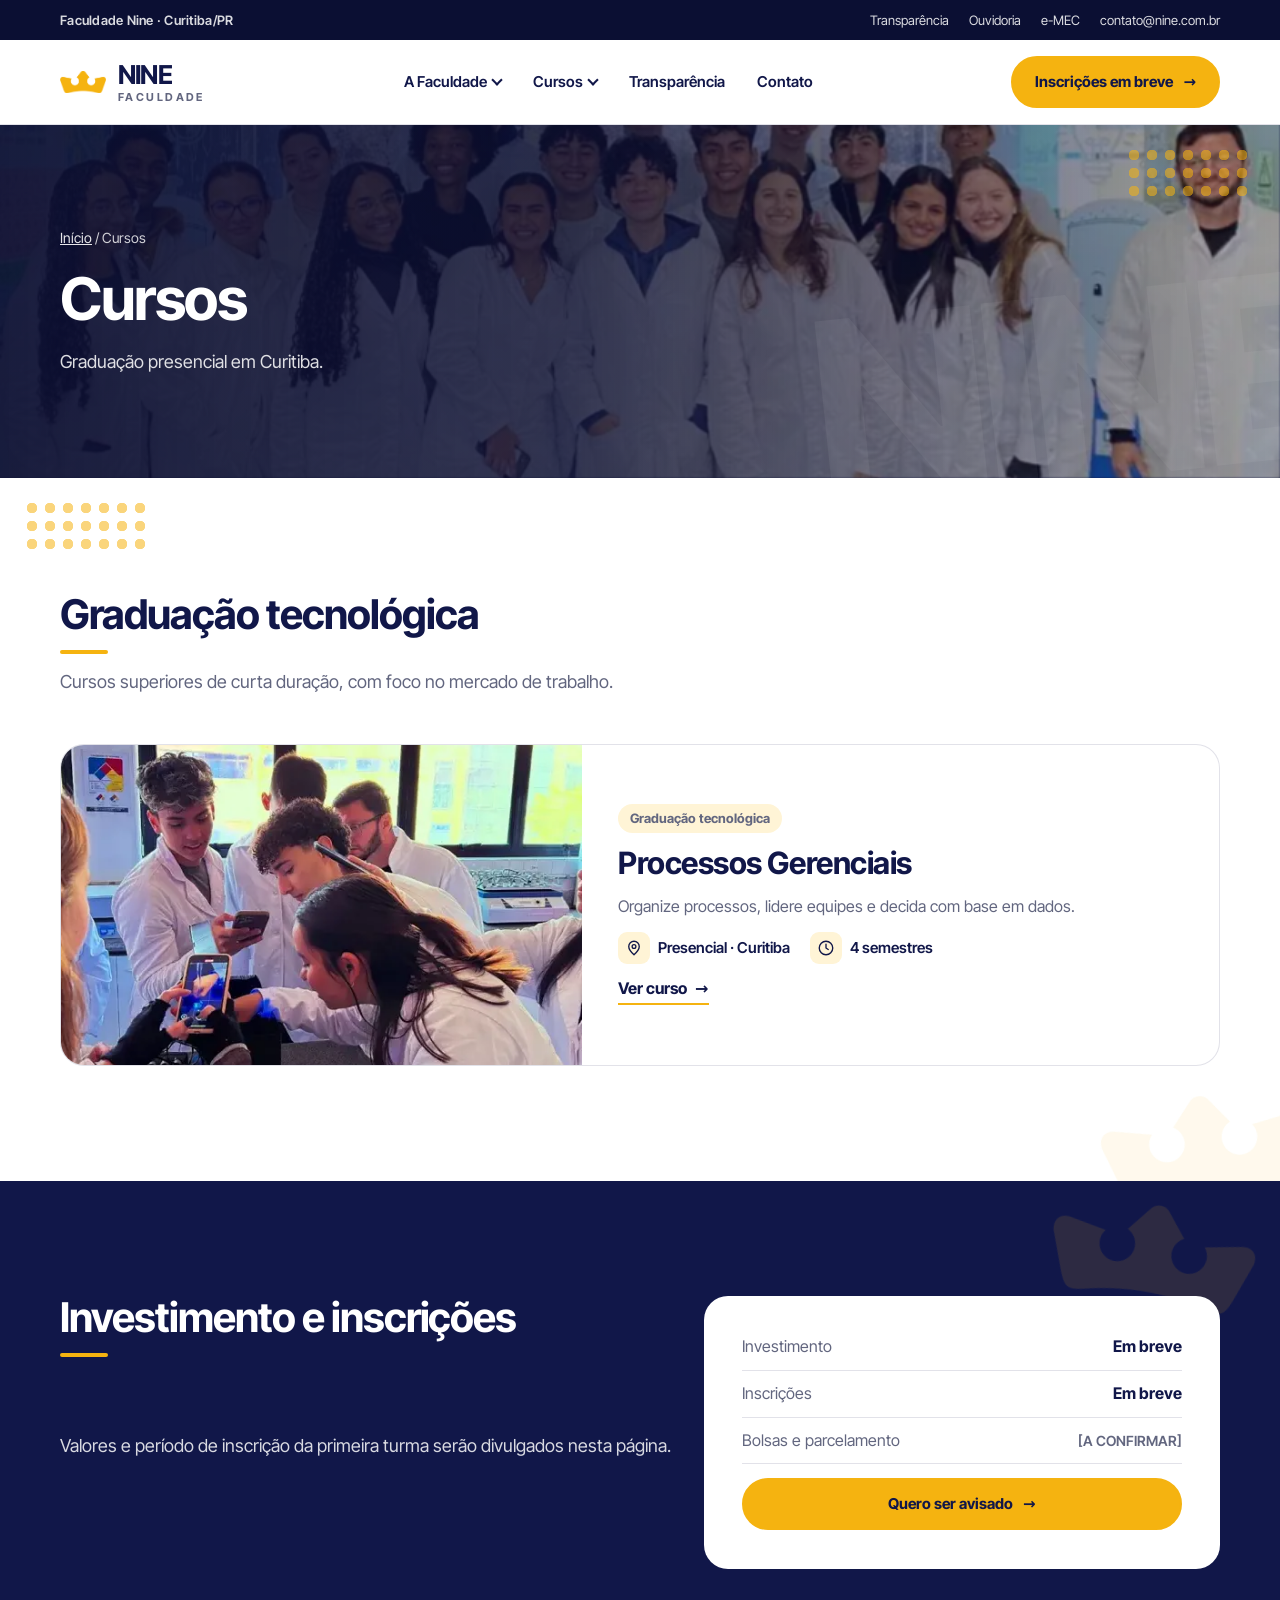
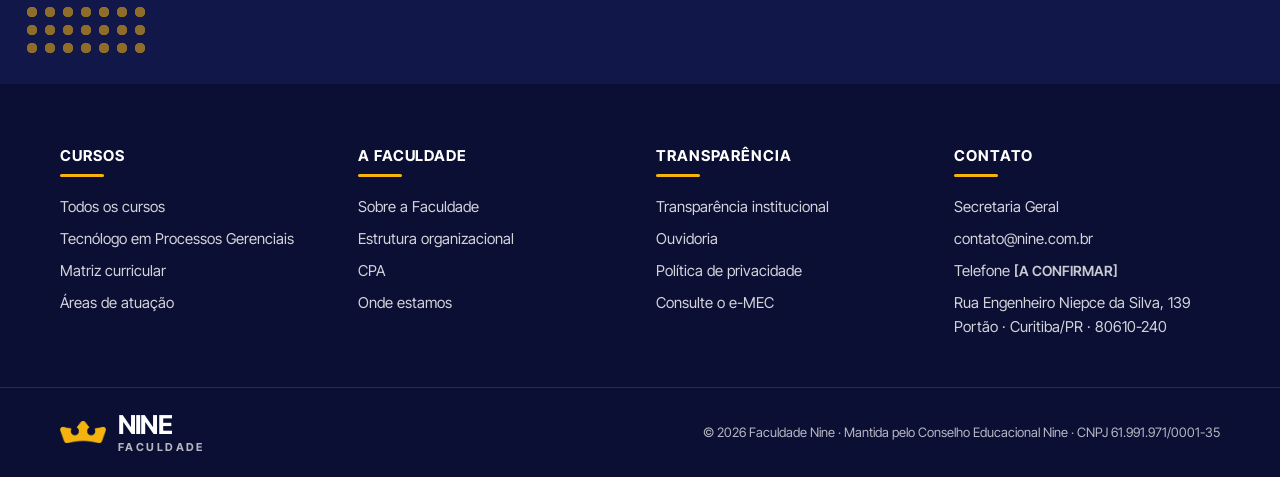
<file: cursos/index.html>
<!doctype html>
<html lang="pt-BR">
<head>
  <meta charset="utf-8">
  <meta name="viewport" content="width=device-width, initial-scale=1">
  <title>Cursos | Faculdade Nine</title>
  <meta name="description" content="Cursos de graduação da Faculdade Nine, presenciais em Curitiba.">
  <meta property="og:type" content="website">
  <meta property="og:locale" content="pt_BR">
  <meta property="og:title" content="Cursos | Faculdade Nine">
  <meta property="og:description" content="Cursos de graduação da Faculdade Nine, presenciais em Curitiba.">
  <link rel="icon" type="image/png" href="/assets/logo/crown.png">
  <link rel="preload" as="font" type="font/woff2" href="/assets/fonts/inter-tight-latin.woff2" crossorigin>
  <script>document.documentElement.classList.add("js")</script>
  <style id="css">:root{--navy:#111749;--navy-90:#1C2257;--navy-deep:#0B0F33;--gold:#F5B310;--gold-soft:#FFF4D6;--paper:#FAFAF7;--paper-2:#F2F2EE;--white:#FFFFFF;--ink:#111749;--ink-muted:#62667F;--line:rgba(17,23,73,.12);--font:"Inter Tight",system-ui,-apple-system,"Segoe UI",sans-serif;--fs-display:clamp(2.75rem,7vw,6rem);--fs-h1:clamp(2.25rem,4.6vw,4rem);--fs-h2:clamp(1.75rem,3.2vw,2.75rem);--fs-h3:clamp(1.125rem,1.6vw,1.375rem);--fs-body:clamp(1rem,1.05vw,1.0625rem);--fs-label:.8125rem;--max:1240px;--margin:clamp(16px,4vw,40px);--r:16px;--r-lg:24px;--r-pill:999px;--space:clamp(64px,9vw,120px);--header-h:84px}@font-face{font-family:"Inter Tight";font-style:normal;font-weight:400 700;font-display:swap;src:url("/assets/fonts/inter-tight-latin.woff2") format("woff2")}*,*::before,*::after{box-sizing:border-box}*{margin:0}html{scroll-behavior:smooth;scroll-padding-top:calc(var(--header-h) + 16px);overflow-y:scroll;-webkit-text-size-adjust:100%}body{font-family:var(--font);font-size:var(--fs-body);line-height:1.6;color:var(--ink);background:var(--white);-webkit-font-smoothing:antialiased;overflow-x:clip}img,svg,iframe{display:block;max-width:100%}ul,ol{list-style:none;padding:0}a{color:inherit}button,input,select,textarea{font:inherit;color:inherit}h1,h2,h3,h4{font-weight:700;letter-spacing:-0.025em;line-height:1.05;text-wrap:balance}h1{font-size:var(--fs-h1)}h2{font-size:var(--fs-h2)}h3{font-size:var(--fs-h3);line-height:1.2;letter-spacing:-0.015em}p{text-wrap:pretty}[hidden]{display:none !important}:focus{outline:2px solid var(--navy);outline-offset:3px}.is-dark :focus,.footer :focus,.topbar :focus,.menu :focus{outline-color:var(--gold)}@media (prefers-reduced-motion:reduce){html{scroll-behavior:auto}*,*::before,*::after{transition-duration:.01ms !important}}.sr-only{position:absolute;width:1px;height:1px;padding:0;margin:-1px;overflow:hidden;clip-path:inset(50%);white-space:nowrap;border:0}.a11y-bar a{position:absolute;left:16px;top:-100px;z-index:100;background:var(--navy);color:#fff;padding:12px 16px;border-radius:8px}.a11y-bar a:focus{top:16px}.noscript{padding:12px 16px;background:var(--navy);color:#fff;text-align:center}.container{width:100%;max-width:var(--max);margin-inline:auto;padding-inline:var(--margin)}.section{position:relative;padding-block:var(--space);overflow-x:clip}.section--tint{background:var(--paper-2)}.is-dark{background:var(--navy);color:#fff}.is-dark .lead,.is-dark p{color:rgba(255,255,255,.84)}.is-dark a{color:var(--gold)}.lead{font-size:clamp(1.0625rem,1.4vw,1.25rem);line-height:1.55;color:var(--ink-muted)}.note{font-size:.9375rem;color:var(--ink-muted)}.tbc{font-size:.875rem;font-weight:600;color:var(--ink-muted)}.is-dark .tbc,.footer .tbc{color:rgba(255,255,255,.78)}.head{display:grid;gap:14px;max-width:760px;margin-bottom:clamp(28px,4vw,48px)}.head h2::after,.h-small::after{content:"";display:block;width:48px;height:4px;margin-top:14px;border-radius:2px;background:var(--gold)}.head--center h2::after{margin-inline:auto}.h-small{margin-bottom:8px;font-size:1.25rem}.disc__meta span + span::before{content:"·";margin-right:6px}.head--center{margin-inline:auto;text-align:center;justify-items:center}.crown{display:inline-block;aspect-ratio:214 / 101;background:url("/assets/logo/crown.png") center / contain no-repeat}.section>.container{position:relative;z-index:1}.dots{position:absolute;z-index:2;display:grid;grid-template-columns:repeat(7,12px);gap:6px;pointer-events:none}.dots i{width:12px;height:12px;border-radius:50%;background:var(--gold)}.btn{display:inline-flex;align-items:center;justify-content:center;gap:10px;min-height:48px;padding:12px 22px;border-radius:var(--r-pill);border:2px solid var(--navy);background:var(--navy);color:#fff;font-weight:700;font-size:.9375rem;text-decoration:none;cursor:pointer;transition:background-color .2s,color .2s,border-color .2s}.btn:hover{background:var(--navy-90);border-color:var(--navy-90)}.btn--gold{background:var(--gold);border-color:var(--gold);color:var(--navy)}.btn--gold:hover{background:#FFC22E;border-color:#FFC22E}.btn--outline{background:transparent;color:var(--navy)}.btn--outline:hover{background:var(--navy);color:#fff}.is-dark .btn--outline,.hero .btn--outline{border-color:#fff;color:#fff}.is-dark .btn--outline:hover,.hero .btn--outline:hover{background:#fff;color:var(--navy)}.is-dark .btn--gold{color:var(--navy)}.btn-row{display:flex;flex-wrap:wrap;gap:12px}.pill{display:inline-flex;align-items:center;min-height:40px;padding:8px 18px;border-radius:var(--r-pill);background:var(--navy);color:#fff;font-size:.875rem;font-weight:700;text-decoration:none;letter-spacing:.01em}.pill:hover{background:var(--navy-90)}.pills{display:flex;flex-wrap:wrap;gap:10px}.split--gold .pill{background:var(--navy);color:#fff}.split--navy .pill{background:var(--gold);color:var(--navy)}.split--navy .pill:hover{background:#FFC22E}.topbar{background:var(--navy-deep);color:rgba(255,255,255,.85);font-size:.8125rem}.topbar .container{display:flex;justify-content:space-between;align-items:center;gap:16px;min-height:40px}.topbar ul{display:flex;flex-wrap:wrap;gap:4px 20px}.topbar a{text-decoration:none;color:rgba(255,255,255,.85)}.topbar a:hover{color:var(--gold)}.topbar__place{font-weight:600;letter-spacing:.02em}.header{position:sticky;top:0;z-index:50;background:rgba(255,255,255,.96);border-bottom:1px solid var(--line)}.header .container{display:flex;align-items:center;justify-content:space-between;gap:24px;min-height:var(--header-h)}.brand{display:flex;align-items:center;gap:12px;text-decoration:none;color:var(--navy)}.brand .crown{width:46px}.brand__name{display:grid;line-height:1}.brand__name b{font-size:1.625rem;font-weight:700;letter-spacing:-0.03em}.brand__name small{margin-top:4px;font-size:.6875rem;font-weight:700;letter-spacing:.22em;text-transform:uppercase;color:var(--ink-muted)}.brand__sep{width:1px;height:36px;background:var(--line)}.mainnav>ul{display:flex;align-items:center;gap:4px}.mainnav a,.mainnav summary{display:flex;align-items:center;gap:6px;padding:10px 14px;border-radius:10px;font-size:.9375rem;font-weight:600;text-decoration:none;color:var(--navy);cursor:pointer;list-style:none}.mainnav summary::-webkit-details-marker{display:none}.mainnav a:hover,.mainnav summary:hover{background:var(--paper-2)}.mainnav a[aria-current="page"]{box-shadow:inset 0 -3px 0 var(--gold);border-radius:10px 10px 0 0}.mainnav summary::after{content:"";width:8px;height:8px;border-right:2px solid currentColor;border-bottom:2px solid currentColor;transform:translateY(-2px) rotate(45deg)}.dd{position:relative}.dd[open] summary::after{transform:translateY(2px) rotate(-135deg)}.dd__panel{position:absolute;top:calc(100% + 10px);left:0;z-index:60;min-width:300px;padding:10px;background:#fff;border:1px solid var(--line);border-radius:var(--r);box-shadow:0 18px 40px rgba(17,23,73,.14)}.dd__panel a{padding:10px 12px;font-weight:500}.header__cta{flex:none}.burger{display:none;width:48px;height:48px;border:0;border-radius:12px;background:var(--navy);cursor:pointer;place-content:center;gap:6px}.burger span[aria-hidden]{display:block;width:20px;height:2px;background:#fff;border-radius:2px}.menu{position:fixed;inset:0;z-index:70;overflow-y:auto;background:var(--navy);color:#fff;padding:88px var(--margin) 40px}.menu__close{position:absolute;top:18px;right:var(--margin);width:48px;height:48px;border-radius:12px;border:1px solid rgba(255,255,255,.3);background:none;color:#fff;font-size:1.75rem;cursor:pointer}.menu a{display:block;padding:10px 0;font-size:1.375rem;font-weight:700;text-decoration:none}.menu .menu__sub a{padding:6px 0 6px 16px;font-size:1.0625rem;font-weight:500;color:rgba(255,255,255,.85)}.menu .btn{display:flex;width:100%;margin-top:28px;padding:14px 24px;font-size:1.0625rem}@media (max-width:1100px){.mainnav,.header__cta{display:none}.burger{display:grid}.brand__sep,.topbar__place{display:none}}.hero{position:relative;overflow:hidden;background:var(--navy);color:#fff;isolation:isolate}.hero .container{display:grid;grid-template-columns:1.05fr .95fr;align-items:center;gap:clamp(24px,4vw,56px);min-height:clamp(520px,72vh,680px);padding-block:48px}.hero__text{display:grid;gap:22px;position:relative;z-index:2}.hero__title{font-size:var(--fs-display);line-height:.92;letter-spacing:-0.04em;text-transform:uppercase}.hero__title span{display:block;color:var(--gold)}.hero .lead{color:rgba(255,255,255,.86);max-width:46ch}.hero__media{position:relative;align-self:stretch}.hero__img{position:absolute;inset:0 0 0 0;border-radius:0 0 0 220px;overflow:hidden}.hero__img img{width:100%;height:100%;object-fit:cover}.hero__ring{position:absolute;right:-120px;top:-160px;width:420px;height:420px;border-radius:50%;border:48px solid rgba(245,179,16,.14);z-index:-1}@media (max-width:900px){.hero .container{grid-template-columns:1fr;min-height:0;padding-bottom:0}.hero__media{min-height:300px;margin-inline:calc(var(--margin) * -1)}.hero__img{border-radius:120px 0 0 0}}.facts-bar{background:var(--gold);color:var(--navy)}.facts-bar ul{display:grid;grid-template-columns:repeat(4,1fr)}.facts-bar li{padding:18px 16px;display:grid;gap:2px;border-left:1px solid rgba(17,23,73,.18)}.facts-bar li:first-child{border-left:0;padding-left:0}.facts-bar b{font-size:clamp(1.25rem,2vw,1.625rem);letter-spacing:-0.02em;line-height:1.1}.facts-bar span{font-size:.875rem;font-weight:600}@media (max-width:900px){.facts-bar ul{grid-template-columns:1fr 1fr}.facts-bar li:nth-child(3){border-left:0;padding-left:0}.facts-bar li:nth-child(n+3){border-top:1px solid rgba(17,23,73,.18)}}.carousel__track{display:grid}.slide{grid-area:1 / 1;opacity:0;visibility:hidden;transition:opacity .8s ease,visibility 0s .8s}.slide.is-active{opacity:1;visibility:visible;transition:opacity .8s ease}.carousel:not(.is-ready) .slide:not(.is-active) .hero__img{display:none}.slide:not(.is-active) .hero__img img,.slide:not(.is-active) .hero__text>*{animation:none}.carousel__ctrl{position:absolute;z-index:3;left:0;right:0;bottom:clamp(16px,3vw,32px);max-width:var(--max);margin-inline:auto;padding-inline:var(--margin);pointer-events:none}.carousel__ctrl>div{display:inline-flex;align-items:center;gap:4px;padding:4px;border-radius:var(--r-pill);background:rgba(11,15,51,.78);pointer-events:auto}html:not(.js) .carousel__ctrl{display:none}.carousel__btn{display:grid;place-items:center;width:40px;height:40px;border:0;border-radius:50%;background:transparent;color:#fff;font:inherit;font-size:1.625rem;line-height:1;cursor:pointer;transition:background-color .2s}.carousel__btn:hover{background:rgba(255,255,255,.16)}.carousel__play::before{content:"";width:12px;height:14px;border-inline:4px solid #fff;box-sizing:border-box}.carousel.is-stopped .carousel__play::before{width:0;height:0;border:0;border-block:8px solid transparent;border-left:13px solid #fff;margin-left:3px}.carousel__dot{position:relative;width:40px;height:40px;border:0;background:none;cursor:pointer}.carousel__dot::before,.carousel__dot::after{content:"";position:absolute;left:0;right:0;top:50%;height:4px;margin-top:-2px;border-radius:4px;background:rgba(255,255,255,.45)}.carousel__dot::after{background:var(--gold);transform:scaleX(0);transform-origin:left}.carousel__dot[aria-current]::after{transform:none}.js .carousel:not(.is-stopped) .carousel__dot[aria-current]::after{animation:slide-time 7s linear}.carousel:hover .carousel__dot::after,.carousel:focus-within .carousel__dot::after{animation-play-state:paused}@keyframes slide-time{from{transform:scaleX(0)}}@media (max-width:900px){.carousel .hero__media{min-height:320px}}.courses{display:grid;grid-template-columns:minmax(0,.8fr) minmax(0,1.4fr);gap:clamp(24px,5vw,72px);align-items:center}.courses__intro{display:grid;justify-items:start}.courses__list{display:grid;gap:20px}.course-card{position:relative;display:grid;grid-template-columns:minmax(0,.9fr) minmax(0,1.1fr);overflow:hidden;border-radius:var(--r-lg);background:#fff;border:1px solid var(--line);transition:transform .35s cubic-bezier(.2,.7,.2,1),box-shadow .35s}.course-card:hover{transform:translateY(-4px);box-shadow:0 18px 36px rgba(17,23,73,.12)}.course-card:focus-within{outline:3px solid var(--navy);outline-offset:3px}.course-card__photo{position:relative;min-height:260px;overflow:hidden}.course-card__photo img{position:absolute;inset:0;width:100%;height:100%;object-fit:cover;transition:transform 1.2s cubic-bezier(.2,.7,.2,1)}.course-card:hover .course-card__photo img{transform:scale(1.06)}.course-card__body{display:grid;align-content:center;gap:12px;padding:clamp(22px,3vw,36px)}.course-card__grau{justify-self:start;padding:4px 12px;border-radius:var(--r-pill);background:var(--gold-soft);font-size:.8125rem;font-weight:700;color:var(--navy)}.course-card h3{font-size:clamp(1.5rem,2.4vw,2rem)}.course-card h3 a{color:var(--navy);text-decoration:none}.course-card h3 a::after{content:"";position:absolute;inset:0}.course-card p{color:var(--ink-muted)}.course-card__meta{display:flex;flex-wrap:wrap;gap:8px 20px;font-size:.9375rem;font-weight:600;color:var(--navy)}.course-card__meta li{display:flex;align-items:center;gap:8px}.course-card__meta .icon{width:32px;height:32px;border-radius:9px}.course-card__meta .icon svg{width:18px;height:18px}.course-card__go{justify-self:start;display:inline-flex;gap:8px;padding-bottom:2px;border-bottom:2px solid var(--gold);font-weight:700;color:var(--navy)}.course-card__go::after{content:"→";transition:transform .25s}.course-card:hover .course-card__go::after{transform:translateX(4px)}.courses__list--page .course-card__photo{min-height:320px}@media (max-width:900px){.courses,.course-card{grid-template-columns:1fr}.course-card__photo{min-height:220px}}.statement{display:grid;grid-template-columns:1fr 1.6fr;gap:clamp(24px,5vw,72px);align-items:start}.statement h2{font-size:clamp(1.5rem,2.6vw,2.25rem);text-transform:uppercase;letter-spacing:-0.01em;line-height:1.1}.statement h2::after{content:"";display:block;width:56px;height:4px;margin-top:18px;border-radius:4px;background:var(--gold)}.statement .prose{display:grid;gap:14px;color:var(--ink-muted)}.statement .prose strong{color:var(--navy)}@media (max-width:800px){.statement{grid-template-columns:1fr}}.split{position:relative;display:grid;grid-template-columns:1fr 1fr;min-height:380px}.split__photo{position:relative;overflow:hidden}.split__photo img{position:absolute;inset:0;width:100%;height:100%;object-fit:cover}.split__photo .dots{right:24px;bottom:24px}.split__body{position:relative;display:grid;align-content:center;gap:22px;padding:clamp(40px,6vw,72px) clamp(24px,5vw,72px) clamp(40px,6vw,72px) clamp(96px,10vw,150px)}.split--navy .split__body{background:var(--navy);color:#fff}.split--gold .split__body{background:var(--gold);color:var(--navy)}.split--paper .split__body{background:var(--paper-2)}.split__body p{max-width:52ch}.split--navy .split__body p{color:rgba(255,255,255,.86)}.seal{position:absolute;left:0;top:50%;z-index:3;transform:translate(-50%,-50%);display:grid;place-items:center;width:clamp(150px,15vw,190px);aspect-ratio:1;padding:20px;border-radius:50%;background:var(--gold);color:var(--navy);text-align:center;box-shadow:0 0 0 10px #fff;isolation:isolate;font-size:clamp(1.125rem,1.7vw,1.5rem);font-weight:700;line-height:1;letter-spacing:-0.01em;text-transform:uppercase}.split .split__body .seal{color:var(--navy)}.split--gold .split__body .seal{background:var(--navy);color:#fff}.split--rev .split__photo{order:2}.split--rev .split__body{padding:clamp(40px,6vw,72px) clamp(96px,10vw,150px) clamp(40px,6vw,72px) clamp(24px,5vw,72px)}.split--rev .seal{left:auto;right:0;transform:translate(50%,-50%)}.split h2{font-size:clamp(1.5rem,2.4vw,2rem)}@media (max-width:900px){.split{grid-template-columns:1fr}.split__photo{min-height:260px}.split--rev .split__photo{order:0}.split__body,.split--rev .split__body{padding:96px var(--margin) 48px}.seal,.split--rev .seal{left:50%;right:auto;top:0;transform:translate(-50%,-50%);width:140px}}.grid{display:grid;gap:16px}.grid--2{grid-template-columns:repeat(2,minmax(0,1fr))}.grid--3{grid-template-columns:repeat(3,minmax(0,1fr))}.grid--4{grid-template-columns:repeat(4,minmax(0,1fr))}.card{position:relative;display:grid;align-content:start;gap:10px;padding:clamp(20px,2.4vw,28px);background:#fff;border:1px solid var(--line);border-radius:var(--r-lg)}.section--tint .card{border-color:transparent}.card h3{color:var(--navy)}.card p{color:var(--ink-muted);font-size:.9375rem}.tags{display:flex;flex-wrap:wrap;gap:6px;margin-top:4px}.tags li{padding:4px 10px;border-radius:var(--r-pill);background:var(--paper-2);font-size:.8125rem;font-weight:600;color:var(--navy)}@media (max-width:1000px){.grid--4{grid-template-columns:repeat(2,minmax(0,1fr))}.grid--3{grid-template-columns:repeat(2,minmax(0,1fr))}}@media (max-width:640px){.grid--2,.grid--3,.grid--4{grid-template-columns:1fr}}.soon{display:grid;grid-template-columns:1.2fr 1fr;gap:24px;align-items:stretch}.soon__box{display:grid;gap:14px;align-content:start;padding:clamp(24px,3vw,40px);border-radius:var(--r-lg);background:#fff;color:var(--navy)}@media (max-width:800px){.soon{grid-template-columns:1fr}}.place{display:grid;grid-template-columns:1fr 1.4fr;gap:24px;align-items:stretch}.place__info{display:grid;gap:14px;align-content:center}.place__info address{font-style:normal;font-size:1.125rem;font-weight:600;color:var(--navy)}.map{min-height:340px;border-radius:var(--r-lg);overflow:hidden;border:1px solid var(--line);background:var(--paper-2)}.map iframe{width:100%;height:100%;min-height:340px;border:0}@media (max-width:800px){.place{grid-template-columns:1fr}}.emec-band{display:grid;grid-template-columns:1fr 1fr}.emec-band>div{display:grid;gap:16px;justify-items:center;align-content:center;padding:clamp(40px,6vw,64px) var(--margin);text-align:center}.emec-band>div + div{background:var(--paper-2)}.emec-card{display:flex;align-items:center;gap:18px;padding:16px 20px;border:2px dashed var(--line);border-radius:var(--r);text-align:left}.emec-qr{flex:none;display:grid;place-items:center;width:84px;height:84px;border-radius:10px;background:#fff;border:1px solid var(--line);font-weight:700;color:var(--ink-muted)}@media (max-width:800px){.emec-band{grid-template-columns:1fr}}.page-hero{position:relative;overflow:hidden;background:var(--navy);color:#fff;isolation:isolate}.page-hero__bg{position:absolute;inset:0;z-index:-2}.page-hero__bg img{width:100%;height:100%;object-fit:cover}.page-hero::before{content:"";position:absolute;inset:0;z-index:-1;background:linear-gradient(90deg,rgba(11,15,51,.94) 0%,rgba(11,15,51,.82) 45%,rgba(11,15,51,.35) 100%)}.page-hero .container{display:grid;gap:18px;padding-block:clamp(56px,8vw,104px)}.crumbs{font-size:.875rem;color:rgba(255,255,255,.8)}.crumbs a{color:rgba(255,255,255,.9)}.page-hero h1{max-width:18ch}.page-hero .lead{max-width:58ch;color:rgba(255,255,255,.86)}.course-layout{display:grid;grid-template-columns:minmax(0,1fr) 340px;gap:clamp(24px,4vw,56px);align-items:start}.aside-box{position:sticky;top:calc(var(--header-h) + 24px);display:grid;gap:14px;padding:24px;border-radius:var(--r-lg);background:#fff;border:1px solid var(--line);box-shadow:0 20px 40px rgba(17,23,73,.08)}.aside-box h2{font-size:1.25rem}.aside-box dl{display:grid;gap:10px}.aside-box dl div{display:flex;justify-content:space-between;gap:12px;padding-bottom:10px;border-bottom:1px solid var(--line);font-size:.9375rem}.aside-box dt{color:var(--ink-muted)}.aside-box dd{margin:0;font-weight:700;text-align:right}@media (max-width:1000px){.course-layout{grid-template-columns:1fr}.aside-box{position:static}}.prose{display:grid;gap:16px;max-width:70ch}.prose h2{margin-top:8px}.quote{padding:20px 24px;border-left:4px solid var(--gold);border-radius:0 var(--r) var(--r) 0;background:var(--paper-2);color:var(--navy)}.quote cite{display:block;margin-top:10px;font-size:.875rem;font-style:normal;color:var(--ink-muted)}.disc{display:grid;grid-template-columns:repeat(2,minmax(0,1fr));gap:12px;padding:0 24px 24px}.disc li{display:grid;gap:8px;align-content:start;padding:18px;border-radius:var(--r);background:var(--paper-2)}.disc h3{font-size:1.0625rem}.disc__meta{display:flex;flex-wrap:wrap;gap:6px;font-size:.75rem;font-weight:700;letter-spacing:.04em;text-transform:uppercase;color:var(--ink-muted)}.disc__do{font-size:.9375rem;color:var(--navy)}.disc__do b{display:block;font-size:.75rem;letter-spacing:.08em;text-transform:uppercase;color:var(--ink-muted)}@media (max-width:700px){.disc{grid-template-columns:1fr;padding:0 16px 16px}}.steps{display:grid;grid-template-columns:repeat(4,minmax(0,1fr));gap:16px;counter-reset:s}.steps li{display:grid;gap:10px;align-content:start;padding:24px;border-radius:var(--r-lg);background:var(--navy-90);color:#fff}.steps b{display:grid;place-items:center;width:44px;height:44px;border-radius:50%;background:var(--gold);color:var(--navy);font-size:1.125rem}.steps h3{color:#fff}.steps p{color:rgba(255,255,255,.8);font-size:.9375rem}@media (max-width:1000px){.steps{grid-template-columns:repeat(2,minmax(0,1fr))}}@media (max-width:600px){.steps{grid-template-columns:1fr}}.facts{display:grid;grid-template-columns:repeat(2,minmax(0,1fr));gap:0 32px}.fact{padding:16px 0;border-top:1px solid var(--line)}.fact dt{font-size:var(--fs-label);font-weight:700;letter-spacing:.08em;text-transform:uppercase;color:var(--ink-muted)}.fact dd{margin:4px 0 0;font-weight:600;color:var(--navy)}.is-dark .fact{border-top-color:rgba(255,255,255,.16)}.is-dark .fact dt{color:var(--gold)}.is-dark .fact dd{color:#fff}@media (max-width:640px){.facts{grid-template-columns:1fr}}.faq{border-top:1px solid var(--line)}.faq details{border-bottom:1px solid var(--line);overflow:hidden}.faq summary{display:flex;justify-content:space-between;align-items:center;gap:20px;padding:20px 0;cursor:pointer;list-style:none;font-size:1.0625rem;font-weight:700;color:var(--navy)}.faq summary::-webkit-details-marker{display:none}.faq summary::after{content:"+";flex:none;display:grid;place-items:center;width:32px;height:32px;border-radius:50%;background:var(--gold);color:var(--navy);font-weight:600}.faq details[open] summary::after{content:"−";background:var(--navy);color:#fff}.faq details>div{padding:0 48px 20px 0;color:var(--ink-muted)}.docs{border-top:1px solid var(--line)}.doc{display:grid;grid-template-columns:minmax(0,1fr) auto 170px;gap:8px 24px;align-items:center;padding:18px 0;border-bottom:1px solid var(--line)}.doc h3{font-size:1.0625rem}.doc h3 a{color:var(--navy);text-decoration-color:var(--gold);text-decoration-thickness:2px;text-underline-offset:4px}.doc__main p{margin-top:2px;font-size:.9375rem;color:var(--ink-muted)}.doc__date{font-size:.875rem;color:var(--ink-muted);text-align:right}.status{justify-self:start;padding:6px 12px;border-radius:var(--r-pill);font-size:.8125rem;font-weight:700;white-space:nowrap}.status--publicado{background:var(--navy);color:#fff}.status--em-aprovacao{background:var(--gold-soft);color:#6B4E00}.status--a-publicar,.status--sem-registro{background:var(--paper-2);color:var(--ink-muted)}@media (max-width:760px){.doc{grid-template-columns:1fr}.doc__date{text-align:left}}.timeline{display:grid;grid-template-columns:repeat(4,minmax(0,1fr));gap:16px}.timeline li{padding:22px;border-radius:var(--r-lg);background:var(--navy-90)}.timeline b{display:block;margin-bottom:8px;font-size:1.125rem;color:var(--gold)}.timeline p{color:rgba(255,255,255,.82);font-size:.9375rem}@media (max-width:1000px){.timeline{grid-template-columns:repeat(2,minmax(0,1fr))}}@media (max-width:600px){.timeline{grid-template-columns:1fr}}.form{display:grid;gap:18px}.form fieldset{display:grid;grid-template-columns:1fr 1fr;gap:16px;min-width:0;margin:0;padding:0;border:0}.form legend{grid-column:1 / -1;padding-bottom:4px;font-size:var(--fs-label);font-weight:700;letter-spacing:.1em;text-transform:uppercase;color:var(--gold)}.field{display:grid;gap:6px;align-content:start}.field--full{grid-column:1 / -1}.field label{font-size:.9375rem;font-weight:600}.field .opt{font-weight:400;opacity:.75}.field input:not([type="checkbox"]),.field select,.field textarea{width:100%;min-height:50px;padding:12px 14px;border-radius:12px;border:1px solid rgba(255,255,255,.25);background:var(--navy-90);color:#fff}.form--light .field input:not([type="checkbox"]),.form--light .field select,.form--light .field textarea{border-color:var(--line);background:#fff;color:var(--navy)}.form--light legend{color:var(--navy)}.field select option{color:var(--navy);background:#fff}.field--check{display:flex;gap:12px;align-items:flex-start}.field--check input{width:22px;height:22px;margin-top:2px;flex:none;accent-color:var(--gold)}.field--hp{display:none}.form__status:not(:empty){padding:12px 16px;border-radius:12px;background:rgba(255,255,255,.1)}.form--light .form__status:not(:empty){background:var(--paper-2)}@media (max-width:640px){.form fieldset{grid-template-columns:1fr}}.footer{background:var(--navy-deep);color:rgba(255,255,255,.82);font-size:.9375rem}.footer__cols{display:grid;grid-template-columns:repeat(4,minmax(0,1fr));gap:32px;padding-block:64px 48px}.footer h2{margin-bottom:18px;font-size:.9375rem;text-transform:uppercase;letter-spacing:.06em;color:#fff}.footer h2::after{content:"";display:block;width:44px;height:3px;margin-top:10px;border-radius:3px;background:var(--gold)}.footer li + li{margin-top:8px}.footer a{color:rgba(255,255,255,.82);text-decoration:none}.footer a:hover{color:var(--gold);text-decoration:underline}.footer address{font-style:normal}.footer__bottom{border-top:1px solid rgba(255,255,255,.12)}.footer__bottom .container{display:flex;flex-wrap:wrap;justify-content:space-between;align-items:center;gap:16px;padding-block:24px;font-size:.8125rem;color:rgba(255,255,255,.7)}.footer .brand{color:#fff}.footer .brand__name small{color:rgba(255,255,255,.7)}@media (max-width:900px){.footer__cols{grid-template-columns:1fr 1fr}}@media (max-width:520px){.footer__cols{grid-template-columns:1fr}}.wm{position:absolute;z-index:0;pointer-events:none}.wm--crown{width:clamp(140px,16vw,220px);aspect-ratio:214 / 101;background:url("/assets/logo/crown.png") center / contain no-repeat;opacity:.08}.wm--nine::before{content:"NINE"}.wm--nine{font-size:clamp(7rem,20vw,17rem);font-weight:700;line-height:.78;letter-spacing:-0.05em;color:var(--navy);opacity:.04;white-space:nowrap}.wm--dots{width:126px;height:54px;background:radial-gradient(circle at 6px 6px,var(--gold) 5px,transparent 5.5px) 0 0 / 18px 18px;opacity:.55}.is-dark .wm--nine,.page-hero .wm--nine,.split--navy .wm--nine{color:#fff;opacity:.05}.split--gold .wm--nine{color:var(--navy);opacity:.06}.is-dark .wm--crown{opacity:.12}.p-tl{top:24px;left:2%;--rot:-10deg}.p-tr{top:24px;right:2%;--rot:10deg}.p-bl{bottom:24px;left:2%;--rot:8deg}.p-br{bottom:-12px;right:-2%;--rot:-6deg}.wm{transform:rotate(var(--rot,0deg))}.wm--dots{--rot:0deg}.wm--nine.p-tr{top:0;right:-4%}.wm--nine.p-br{bottom:-3%;right:-4%}.split__body>.wm{z-index:0}.split__body>:not(.wm){position:relative;z-index:1}.hero>.wm,.page-hero>.wm{z-index:0}.hero .container,.page-hero .container{position:relative;z-index:1}@media (max-width:760px){.wm--crown{width:110px}.wm--dots{width:90px;height:36px}}.plain{display:grid;gap:12px}.plain li{padding-left:18px;border-left:3px solid var(--gold)}.plain b{color:var(--navy)}.is-dark .plain b{color:#fff}.plain--cols{grid-template-columns:repeat(2,minmax(0,1fr));gap:18px 32px;margin-bottom:20px}@media (max-width:700px){.plain--cols{grid-template-columns:1fr}}.soon__box dl{display:grid;gap:10px}.soon__box dl div{display:flex;justify-content:space-between;gap:12px;padding-bottom:10px;border-bottom:1px solid var(--line)}.soon__box dt{color:var(--ink-muted)}.soon__box dd{margin:0;font-weight:700;text-align:right}.soon__box .tbc{color:var(--ink-muted)}.section--tint .soon__box{border:1px solid var(--line);box-shadow:0 20px 40px rgba(17,23,73,.08)}:focus:not(:focus-visible){outline-color:transparent}.faq summary:focus-visible{outline-offset:-3px;border-radius:8px}.prose .head{margin-bottom:4px}.form-wrap{max-width:880px}.timeline + .note,.grid + .note{margin-top:20px}.icon{display:inline-grid;place-items:center;flex:none;width:48px;height:48px;border-radius:14px;background:var(--gold-soft);color:var(--navy)}.icon svg{width:26px;height:26px}.is-dark .icon,.split--navy .icon{background:rgba(245,179,16,.16);color:var(--gold)}.meta{display:flex;flex-wrap:wrap;gap:10px 28px;margin-top:4px;font-weight:600}.meta li{display:flex;align-items:center;gap:10px}.meta .icon{width:36px;height:36px;border-radius:10px;background:rgba(255,255,255,.12);color:var(--gold)}.meta .icon svg{width:20px;height:20px}.page-hero--course .container{padding-bottom:clamp(72px,9vw,120px)}@media (min-width:1001px){.aside-box--float{margin-top:calc(var(--space) * -1 - 120px)}}.tabs__list{display:flex;flex-wrap:wrap;gap:8px;margin-bottom:20px}.tabs__list [role="tab"]{min-height:44px;padding:10px 20px;border-radius:var(--r-pill);border:1px solid var(--line);background:#fff;font-weight:700;color:var(--navy);cursor:pointer;transition:background-color .25s,color .25s,border-color .25s,transform .25s}.tabs__list [role="tab"]:hover{border-color:var(--navy);transform:translateY(-1px)}.tabs__list [role="tab"][aria-selected="true"]{background:var(--navy);border-color:var(--navy);color:#fff}.tabs__panel{border-radius:var(--r-lg);background:#fff;border:1px solid var(--line);padding:24px}.tabs__panel + .tabs__panel{margin-top:16px}.js .tabs__panel + .tabs__panel{margin-top:0}.tabs__panel.is-active{animation:panel-in .45s cubic-bezier(.2,.7,.2,1)}@keyframes panel-in{from{opacity:0;transform:translateY(10px)}}.tabs__count{margin-bottom:14px;font-size:.875rem;font-weight:700;color:var(--ink-muted)}.tabs__panel .disc{padding:0}.tabs--v{display:grid;grid-template-columns:300px minmax(0,1fr);gap:20px;align-items:start}.tabs--v .tabs__list{flex-direction:column;flex-wrap:nowrap;margin:0}.tabs--v [role="tab"]{justify-content:flex-start;text-align:left;border-radius:12px;display:flex;align-items:center}.tabs--v [role="tab"]::after{content:"›";margin-left:auto;font-size:1.25rem;line-height:1}.tabs--v .tabs__panel{display:grid;gap:12px;align-content:start;min-height:100%;background:var(--paper-2);border:0;padding:clamp(24px,3vw,36px)}.tabs--v .tabs__panel h4{margin-top:6px;font-size:.8125rem;letter-spacing:.08em;text-transform:uppercase;color:var(--ink-muted)}.tabs--v .tabs__panel .tags li{background:#fff}@media (max-width:900px){.tabs--v{grid-template-columns:1fr}.tabs--v .tabs__list{flex-direction:row;flex-wrap:wrap}.tabs--v [role="tab"]::after{content:none}}.head-row{display:flex;flex-wrap:wrap;align-items:end;justify-content:space-between;gap:16px;margin-bottom:clamp(28px,4vw,48px)}.head-row .head{margin-bottom:0}.journey{position:relative;display:grid;grid-template-columns:repeat(4,minmax(0,1fr));gap:24px}.journey::before{content:"";position:absolute;top:24px;left:24px;right:24px;height:2px;background:rgba(255,255,255,.18)}.journey li{position:relative;display:grid;gap:10px;align-content:start}.journey .icon{width:48px;height:48px;border-radius:50%;background:var(--gold);color:var(--navy);box-shadow:0 0 0 8px var(--navy)}.journey h3{margin-top:8px;color:#fff}@media (max-width:800px){.journey{grid-template-columns:1fr}.journey::before{top:24px;bottom:24px;left:24px;right:auto;width:2px;height:auto}.journey li{grid-template-columns:48px 1fr;column-gap:16px}.journey li>:not(.icon){grid-column:2}.journey h3{margin-top:0}}.band-gold{background:var(--gold);color:var(--navy)}.band-gold .head h2::after{background:var(--navy)}.why{display:grid;grid-template-columns:1fr 2fr;gap:clamp(24px,4vw,56px);align-items:start}.why__grid{display:grid;grid-template-columns:repeat(2,minmax(0,1fr));gap:16px}.why__grid .card{border:0}.why__grid .icon{background:var(--navy);color:var(--gold)}@media (max-width:900px){.why{grid-template-columns:1fr}}@media (max-width:560px){.why__grid{grid-template-columns:1fr}}.stats{position:relative;overflow-x:clip;padding-block:clamp(40px,6vw,64px)}.stats__list{position:relative;z-index:1;display:grid;grid-template-columns:repeat(4,minmax(0,1fr));gap:16px}.stats__list li{display:grid;gap:4px;padding-left:18px;border-left:3px solid var(--navy)}.stats__list b{font-size:clamp(2.25rem,4.5vw,3.5rem);line-height:1;letter-spacing:-0.04em;font-variant-numeric:tabular-nums}.stats__list span{font-weight:600}@media (max-width:760px){.stats__list{grid-template-columns:1fr 1fr;row-gap:28px}}.table-wrap{overflow-x:auto;border-radius:var(--r-lg);border:1px solid var(--line)}.compare{width:100%;min-width:560px;border-collapse:collapse;background:#fff}.compare th,.compare td{padding:16px 20px;text-align:left;vertical-align:top;border-top:1px solid var(--line)}.compare thead th{border-top:0;background:var(--navy);color:#fff;font-size:.9375rem}.compare thead th:nth-child(2){background:var(--gold);color:var(--navy)}.compare tbody th{width:22%;color:var(--navy)}.compare td{color:var(--ink-muted)}.compare td:first-of-type{color:var(--navy);font-weight:600;background:var(--gold-soft)}.faq-band{display:grid;grid-template-columns:1fr 1.4fr;gap:clamp(24px,5vw,64px);align-items:start}.is-dark .faq,.is-dark .faq details{border-color:rgba(255,255,255,.16)}.is-dark .faq summary{color:#fff}.is-dark .faq details>div,.is-dark .faq details>div p{color:rgba(255,255,255,.82)}@media (max-width:900px){.faq-band{grid-template-columns:1fr}}.card--area{gap:12px}.places{display:grid;grid-template-columns:repeat(5,minmax(0,1fr));gap:16px;margin-bottom:20px}.places li{display:grid;gap:10px;align-content:start;padding:22px;border-radius:var(--r-lg);background:var(--navy-90)}.places h3{color:#fff}.places p{font-size:.9375rem}@media (max-width:1100px){.places{grid-template-columns:repeat(3,minmax(0,1fr))}}@media (max-width:700px){.places{grid-template-columns:1fr}}.js [data-reveal]:not(.is-in){opacity:0;transform:translateY(28px);animation:reveal-failsafe 0s 3s forwards}.js [data-reveal]{transition:opacity .7s cubic-bezier(.2,.7,.2,1),transform .7s cubic-bezier(.2,.7,.2,1)}.js .grid>[data-reveal]:nth-child(2),.js .why__grid>[data-reveal]:nth-child(2){transition-delay:.08s}.js .grid>[data-reveal]:nth-child(3),.js .why__grid>[data-reveal]:nth-child(3){transition-delay:.16s}.js .grid>[data-reveal]:nth-child(4),.js .why__grid>[data-reveal]:nth-child(4){transition-delay:.24s}@keyframes reveal-failsafe{to{opacity:1;transform:none}}.js .split__body:not(.is-in) .seal{transform:translate(-50%,-50%) scale(.6) rotate(-20deg)}.js .split--rev .split__body:not(.is-in) .seal{transform:translate(50%,-50%) scale(.6) rotate(20deg)}.seal{transition:transform .9s cubic-bezier(.3,1.4,.5,1) .15s}.split__photo img{transition:transform 1.2s cubic-bezier(.2,.7,.2,1)}.split:hover .split__photo img{transform:scale(1.05)}.hero__img img,.page-hero__bg img{animation:hero-zoom 1.6s cubic-bezier(.2,.7,.2,1) both}.hero__text>*,.page-hero .container>*{animation:hero-up .9s cubic-bezier(.2,.7,.2,1) both}.hero__text>:nth-child(2),.page-hero .container>:nth-child(2){animation-delay:.08s}.hero__text>:nth-child(3),.page-hero .container>:nth-child(3){animation-delay:.16s}.page-hero .container>:nth-child(4){animation-delay:.24s}@keyframes hero-zoom{from{transform:scale(1.08)}}@keyframes hero-up{from{transform:translateY(24px)}}.dots,.wm--dots{animation:float 7s ease-in-out infinite}.wm--crown{animation:float 9s ease-in-out infinite}@keyframes float{50%{transform:rotate(var(--rot,0deg)) translateY(-10px)}}.btn{transition:background-color .25s,color .25s,border-color .25s,transform .25s,box-shadow .25s}.btn:hover{transform:translateY(-2px);box-shadow:0 10px 22px rgba(17,23,73,.18)}.btn:active{transform:translateY(0);box-shadow:none}.btn::after{content:"→";display:inline-block;transition:transform .25s}.btn:hover::after{transform:translateX(4px)}.burger::after,.menu__close::after{content:none}.pill{transition:background-color .25s,transform .25s}.pill:hover{transform:translateY(-2px)}.card{transition:transform .35s cubic-bezier(.2,.7,.2,1),box-shadow .35s,border-color .35s}.card:hover{transform:translateY(-4px);box-shadow:0 18px 36px rgba(17,23,73,.12)}.disc li{transition:background-color .25s}.disc li:hover{background:var(--gold-soft)}.mainnav a,.mainnav summary{transition:background-color .2s,box-shadow .25s}.dd__panel{animation:panel-in .25s cubic-bezier(.2,.7,.2,1)}.header{transition:box-shadow .3s}.header.is-scrolled{box-shadow:0 8px 24px rgba(17,23,73,.08)}.footer a{transition:color .2s}@media (prefers-reduced-motion:reduce){.js [data-reveal]:not(.is-in){opacity:1;transform:none}.hero__img img,.page-hero__bg img,.hero__text>*,.page-hero .container>*,.dots,.wm--dots,.wm--crown,.tabs__panel.is-active,.dd__panel{animation:none}.btn:hover,.pill:hover,.card:hover{transform:none}}</style>
  <script type="application/ld+json">{"@context": "https://schema.org", "@type": "CollegeOrUniversity", "name": "Faculdade Nine", "url": "https://nineacademia.vercel.app/", "logo": "https://nineacademia.vercel.app/assets/logo/crown.png", "email": "contato@nine.com.br", "address": {"@type": "PostalAddress", "streetAddress": "Rua Engenheiro Niepce da Silva, 139", "addressLocality": "Curitiba", "addressRegion": "PR", "postalCode": "80610-240", "addressCountry": "BR"}, "geo": {"@type": "GeoCoordinates", "latitude": -25.4712556, "longitude": -49.2929375}, "parentOrganization": {"@type": "Organization", "name": "Conselho Educacional Nine", "taxID": "61.991.971/0001-35"}}</script>
  <script src="/base.js" defer></script>
</head>
<body>
  <nav class="a11y-bar" aria-label="Atalhos de acessibilidade">
    <ul>
      <li><a href="#conteudo" accesskey="1">Ir para o conteúdo [1]</a></li>
      <li><a href="#menu-principal" accesskey="2">Ir para o menu [2]</a></li>
      <li><a href="#rodape" accesskey="3">Ir para o rodapé [3]</a></li>
    </ul>
  </nav>
  <noscript><p class="noscript">Algumas funções dependem de JavaScript. Todo o conteúdo do site continua disponível sem ele.</p></noscript>

  <div class="topbar" role="region" aria-label="Acesso rápido">
    <div class="container">
      <p class="topbar__place">Faculdade Nine · Curitiba/PR</p>
      <nav aria-label="Links de acesso rápido">
        <ul>
          <li><a href="/transparencia.html">Transparência</a></li>
          <li><a href="/ouvidoria.html">Ouvidoria</a></li>
          <li><a href="/transparencia.html#emec">e-MEC</a></li>
          <li><a href="mailto:contato@nine.com.br">contato@nine.com.br</a></li>
        </ul>
      </nav>
    </div>
  </div>

  <header class="header">
    <div class="container">
      <a class="brand" href="/" aria-label="Faculdade Nine, página inicial"><span class="crown" aria-hidden="true"></span><span class="brand__name"><b>NINE</b><small>Faculdade</small></span></a>
      <nav class="mainnav" id="menu-principal" aria-label="Principal">
        <ul>
          <li>
            <details class="dd">
              <summary>A Faculdade</summary>
              <ul class="dd__panel">
                <li><a href="/a-faculdade.html">Sobre a Faculdade</a></li>
                <li><a href="/a-faculdade.html#estrutura">Estrutura organizacional</a></li>
                <li><a href="/a-faculdade.html#cpa">CPA · Comissão Própria de Avaliação</a></li>
                <li><a href="/a-faculdade.html#onde-estamos">Onde estamos</a></li>
                <li><a href="/transparencia.html">Transparência institucional</a></li>
                <li><a href="/ouvidoria.html">Ouvidoria</a></li>
                <li><a href="/privacidade.html">Privacidade e proteção de dados</a></li>
              </ul>
            </details>
          </li>
          <li>
            <details class="dd">
              <summary>Cursos</summary>
              <ul class="dd__panel">
                <li><a href="/cursos/" aria-current="page">Todos os cursos</a></li>
                <li><a href="/cursos/processos-gerenciais/">Processos Gerenciais</a></li>
              </ul>
            </details>
          </li>
          <li><a href="/transparencia.html">Transparência</a></li>
          <li><a href="/a-faculdade.html#onde-estamos">Contato</a></li>
        </ul>
      </nav>
      <a class="btn btn--gold header__cta" href="/cursos/processos-gerenciais/#investimento">Inscrições em breve</a>
      <button class="burger" type="button" aria-expanded="false" aria-controls="menu-mobile" data-menu-toggle>
        <span class="sr-only">Abrir menu</span><span aria-hidden="true"></span><span aria-hidden="true"></span>
      </button>
    </div>
  </header>

  <div class="menu" id="menu-mobile" hidden data-menu>
    <button class="menu__close" type="button" data-menu-toggle><span class="sr-only">Fechar menu</span>×</button>
    <nav aria-label="Menu mobile">
      <ul>
        <li><a href="/">Início</a></li>
        <li><a href="/a-faculdade.html">A Faculdade</a>
          <ul class="menu__sub">
            <li><a href="/a-faculdade.html">Sobre a Faculdade</a></li>
            <li><a href="/a-faculdade.html#estrutura">Estrutura organizacional</a></li>
            <li><a href="/a-faculdade.html#cpa">CPA · Comissão Própria de Avaliação</a></li>
            <li><a href="/a-faculdade.html#onde-estamos">Onde estamos</a></li>
            <li><a href="/transparencia.html">Transparência institucional</a></li>
            <li><a href="/ouvidoria.html">Ouvidoria</a></li>
            <li><a href="/privacidade.html">Privacidade e proteção de dados</a></li>
          </ul>
        </li>
        <li><a href="/cursos/">Cursos</a>
          <ul class="menu__sub">
            <li><a href="/cursos/">Todos os cursos</a></li>
            <li><a href="/cursos/processos-gerenciais/">Processos Gerenciais</a></li>
          </ul>
        </li>
        <li><a href="/transparencia.html">Transparência</a></li>
        <li><a href="/a-faculdade.html#onde-estamos">Contato</a></li>
      </ul>
      <a class="btn btn--gold" href="/cursos/processos-gerenciais/#investimento">Inscrições em breve</a>
    </nav>
  </div>

  <main id="conteudo">
    <section class="page-hero" aria-labelledby="t-lista-cursos">
      <div class="page-hero__bg"><img src="/assets/img/galeria/24.webp" srcset="/assets/img/galeria/24-320.webp 320w, /assets/img/galeria/24-600.webp 600w, /assets/img/galeria/24.webp 854w" sizes="100vw" width="854" height="623" alt="Turma da Faculdade Nine reunida" fetchpriority="high" decoding="async"></div>
      <span class="wm wm--nine p-br" aria-hidden="true"></span><span class="wm wm--dots p-tr" aria-hidden="true"></span>
      <div class="container">
        <nav class="crumbs" aria-label="Você está em"><a href="/">Início</a> / <span aria-current="page">Cursos</span></nav>
        <h1 id="t-lista-cursos">Cursos</h1>
        <p class="lead">Graduação presencial em Curitiba.</p>
      </div>
    </section>

    <section class="section" aria-labelledby="t-grad">
      <span class="wm wm--crown p-br" aria-hidden="true"></span><span class="wm wm--dots p-tl" aria-hidden="true"></span>
      <div class="container">
        <div class="head" data-reveal>
          <h2 id="t-grad">Graduação tecnológica</h2>
          <p class="lead">Cursos superiores de curta duração, com foco no mercado de trabalho.</p>
        </div>
        <ul class="courses__list courses__list--page">
          <li class="course-card">
            <div class="course-card__photo"><img src="/assets/img/galeria/25.webp" srcset="/assets/img/galeria/25-320.webp 320w, /assets/img/galeria/25-600.webp 600w, /assets/img/galeria/25.webp 818w" sizes="(min-width: 900px) 400px, 100vw" width="818" height="808" alt="Alunos trabalhando juntos em uma atividade prática" loading="lazy" decoding="async"></div>
            <div class="course-card__body">
              <p class="course-card__grau">Graduação tecnológica</p>
              <h3><a href="/cursos/processos-gerenciais/">Processos Gerenciais</a></h3>
              <p>Organize processos, lidere equipes e decida com base em dados.</p>
              <ul class="course-card__meta"><li><span class="icon" aria-hidden="true"><svg viewBox="0 0 24 24" fill="none" stroke="currentColor" stroke-width="1.8" stroke-linecap="round" stroke-linejoin="round"><path d="M12 21s-7-6.2-7-11a7 7 0 0 1 14 0c0 4.8-7 11-7 11zM12 12.5a2.5 2.5 0 1 0 0-5 2.5 2.5 0 0 0 0 5z"/></svg></span>Presencial · Curitiba</li><li><span class="icon" aria-hidden="true"><svg viewBox="0 0 24 24" fill="none" stroke="currentColor" stroke-width="1.8" stroke-linecap="round" stroke-linejoin="round"><path d="M12 3a9 9 0 1 0 0 18 9 9 0 0 0 0-18zM12 7v5l3 2"/></svg></span>4 semestres</li></ul>
              <span class="course-card__go" aria-hidden="true">Ver curso</span>
            </div>
          </li>
        </ul>
      </div>
    </section>

    <section class="section is-dark" id="investimento" aria-labelledby="t-investimento">
      <span class="wm wm--crown p-tr" aria-hidden="true"></span><span class="wm wm--dots p-bl" aria-hidden="true"></span>
      <div class="container soon">
        <div class="head" data-reveal>
          <h2 id="t-investimento">Investimento e inscrições</h2>
          <p class="lead">Valores e período de inscrição da primeira turma serão divulgados nesta página.</p>
        </div>
        <div class="soon__box" data-reveal>
          <dl>
            <div><dt>Investimento</dt><dd>Em breve</dd></div>
            <div><dt>Inscrições</dt><dd>Em breve</dd></div>
            <div><dt>Bolsas e parcelamento</dt><dd><span class="tbc">[A CONFIRMAR]</span></dd></div>
          </dl>
          <a class="btn btn--gold" href="mailto:contato@nine.com.br?subject=Quero%20ser%20avisado%20das%20inscri%C3%A7%C3%B5es">Quero ser avisado</a>
        </div>
      </div>
    </section>

  </main>

  <footer class="footer" id="rodape">
    <div class="container footer__cols">
      <div>
        <h2>Cursos</h2>
        <ul>
          <li><a href="/cursos/">Todos os cursos</a></li>
          <li><a href="/cursos/processos-gerenciais/">Tecnólogo em Processos Gerenciais</a></li>
          <li><a href="/cursos/processos-gerenciais/#matriz">Matriz curricular</a></li>
          <li><a href="/cursos/processos-gerenciais/areas-de-atuacao/">Áreas de atuação</a></li>
        </ul>
      </div>
      <div>
        <h2>A Faculdade</h2>
        <ul>
          <li><a href="/a-faculdade.html">Sobre a Faculdade</a></li>
          <li><a href="/a-faculdade.html#estrutura">Estrutura organizacional</a></li>
          <li><a href="/a-faculdade.html#cpa">CPA</a></li>
          <li><a href="/a-faculdade.html#onde-estamos">Onde estamos</a></li>
        </ul>
      </div>
      <div>
        <h2>Transparência</h2>
        <ul>
          <li><a href="/transparencia.html">Transparência institucional</a></li>
          <li><a href="/ouvidoria.html">Ouvidoria</a></li>
          <li><a href="/privacidade.html">Política de privacidade</a></li>
          <li><a href="https://emec.mec.gov.br/">Consulte o e-MEC</a></li>
        </ul>
      </div>
      <div>
        <h2>Contato</h2>
        <address>
          <ul>
            <li>Secretaria Geral</li>
            <li><a href="mailto:contato@nine.com.br">contato@nine.com.br</a></li>
            <li>Telefone <span class="tbc">[A CONFIRMAR]</span></li>
            <li>Rua Engenheiro Niepce da Silva, 139<br>Portão · Curitiba/PR · 80610-240</li>
          </ul>
        </address>
      </div>
    </div>
    <div class="footer__bottom">
      <div class="container">
        <a class="brand" href="/" aria-label="Faculdade Nine, página inicial"><span class="crown" aria-hidden="true"></span><span class="brand__name"><b>NINE</b><small>Faculdade</small></span></a>
        <p>© <span data-year></span> Faculdade Nine · Mantida pelo Conselho Educacional Nine · CNPJ 61.991.971/0001-35</p>
      </div>
    </div>
  </footer>
</body>
</html>
</file>
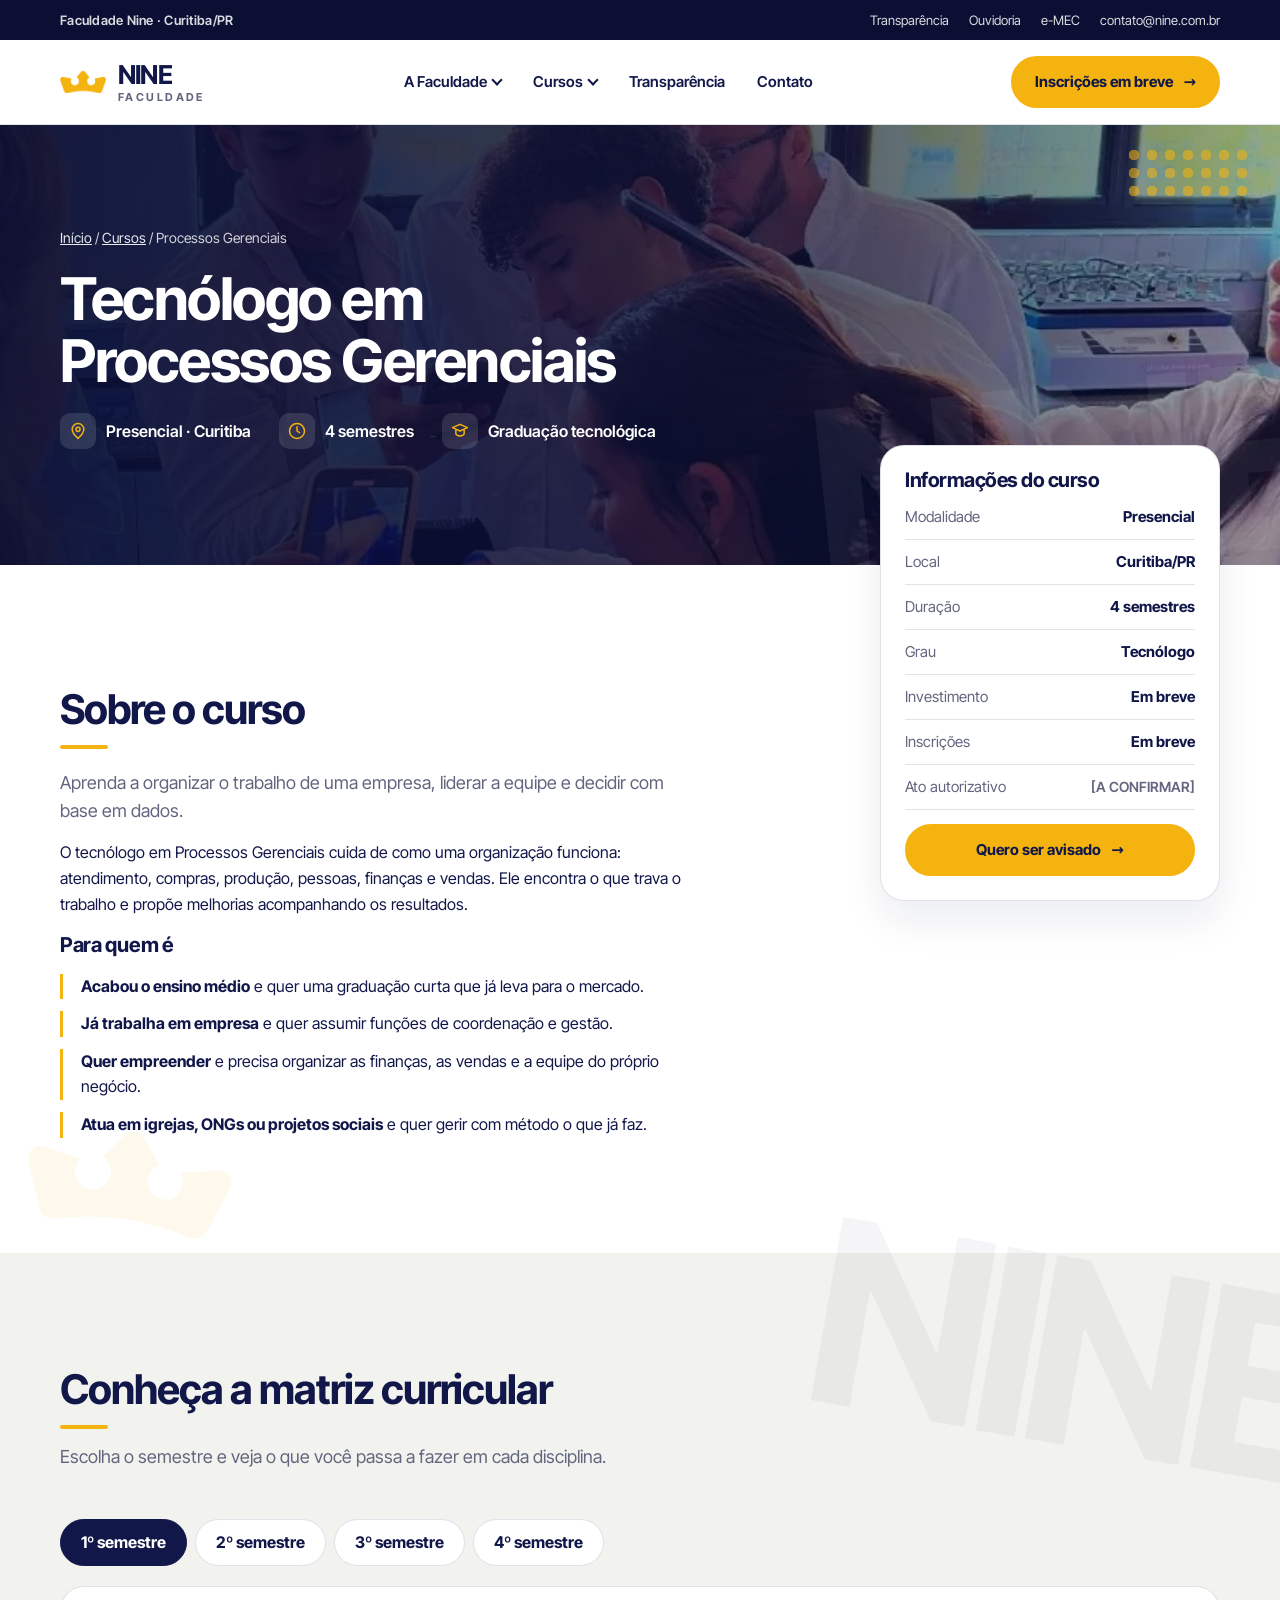
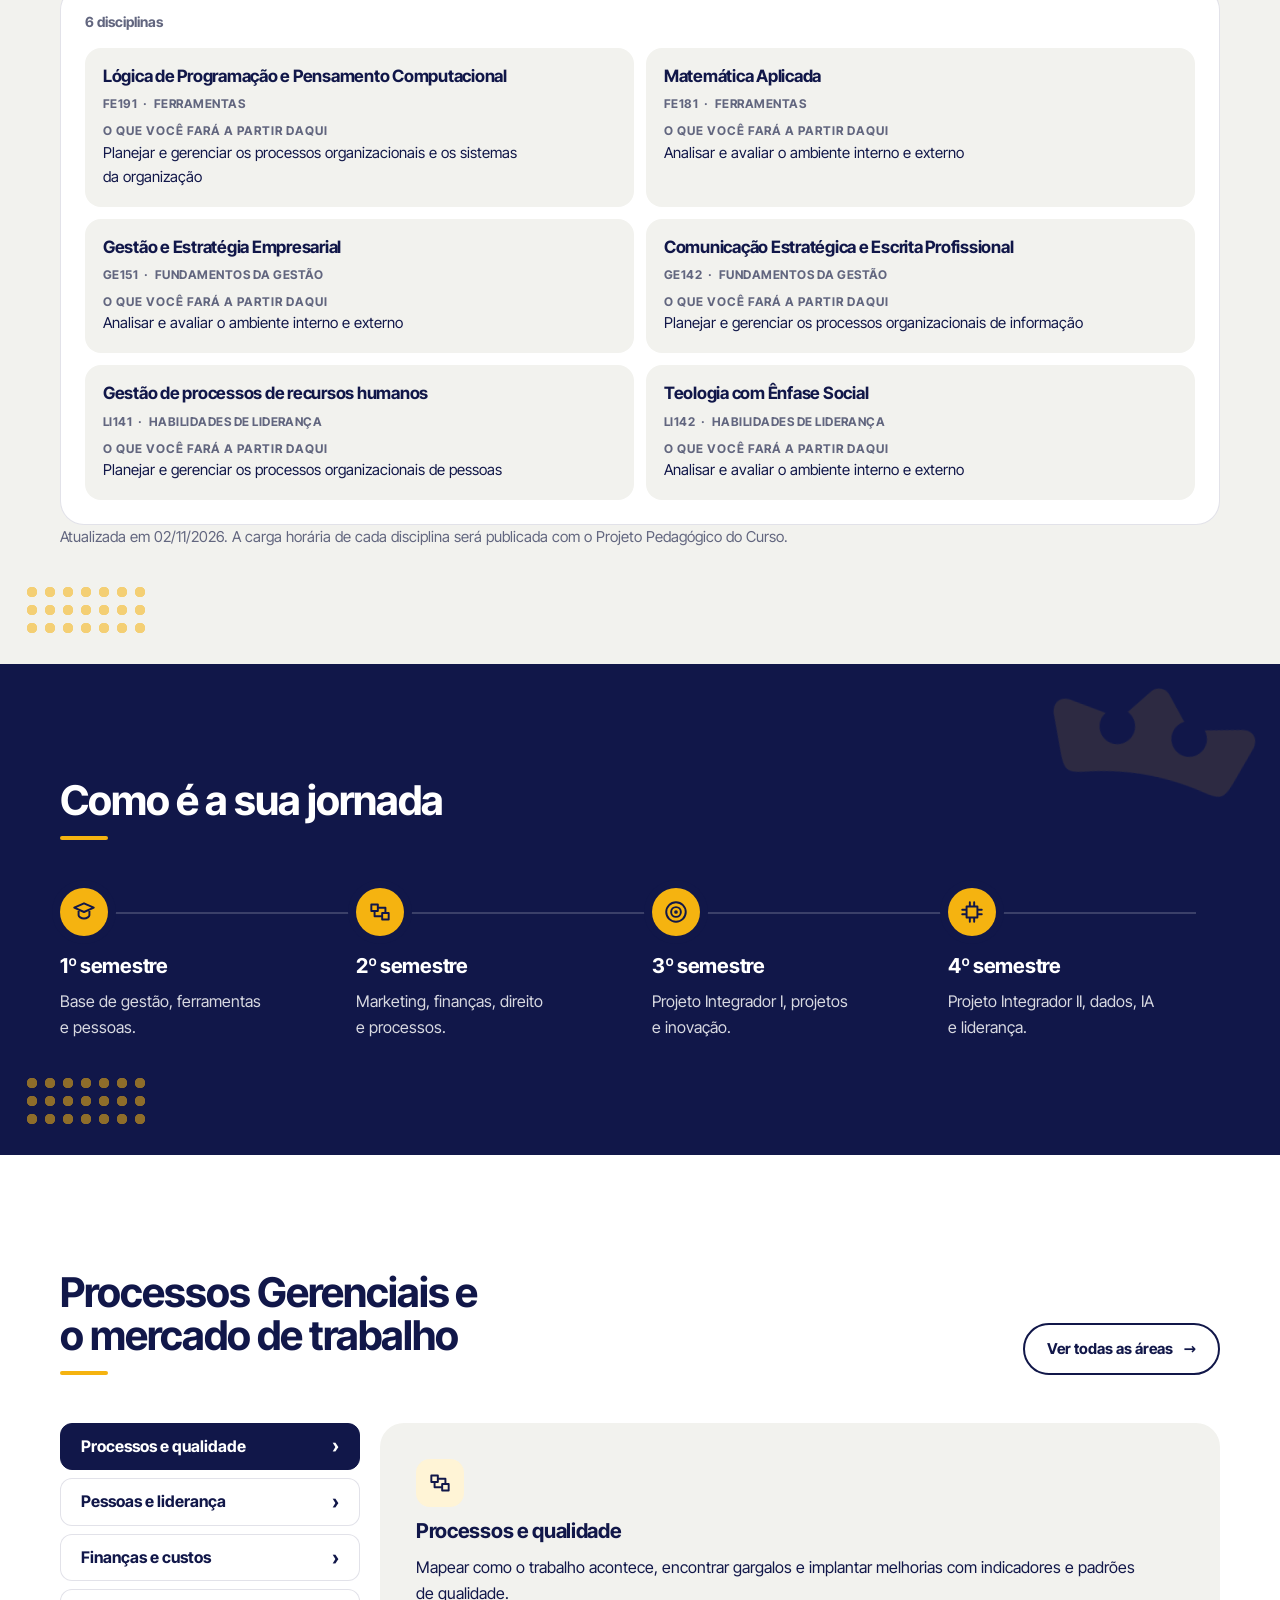
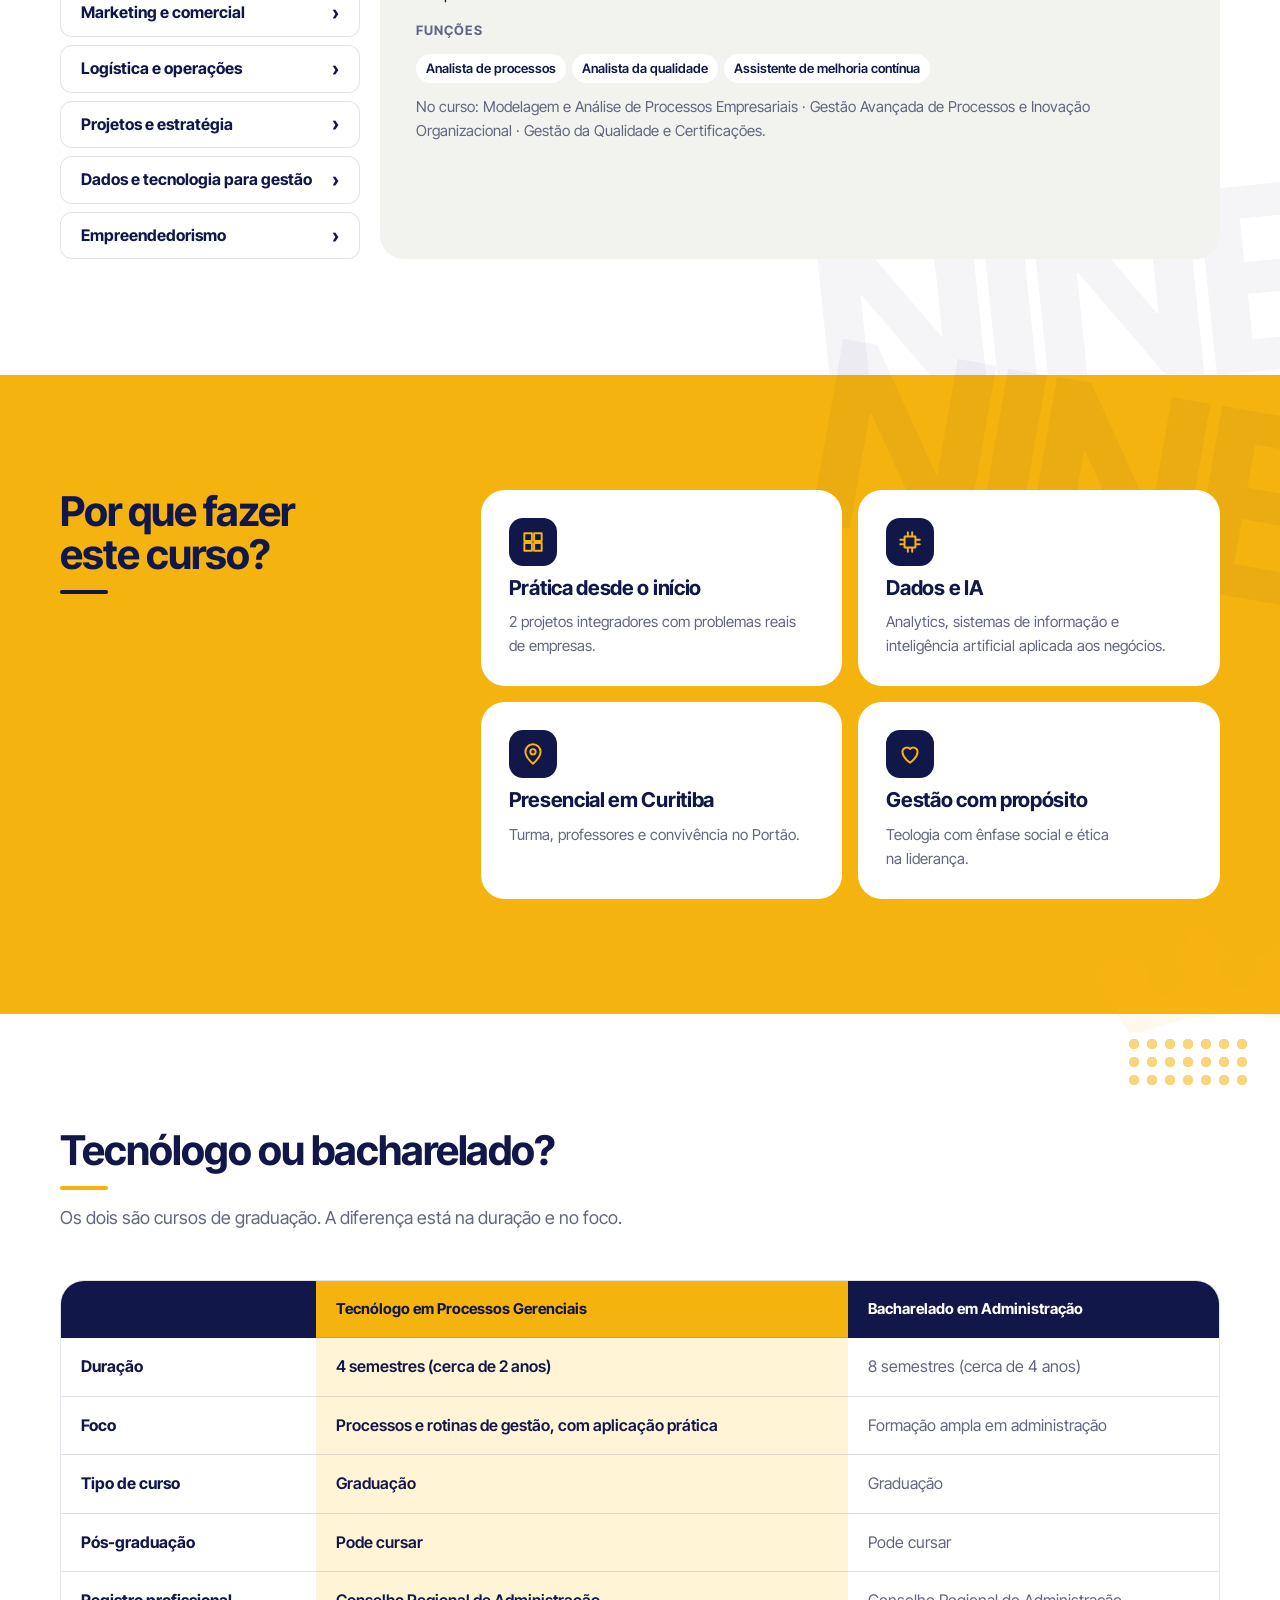
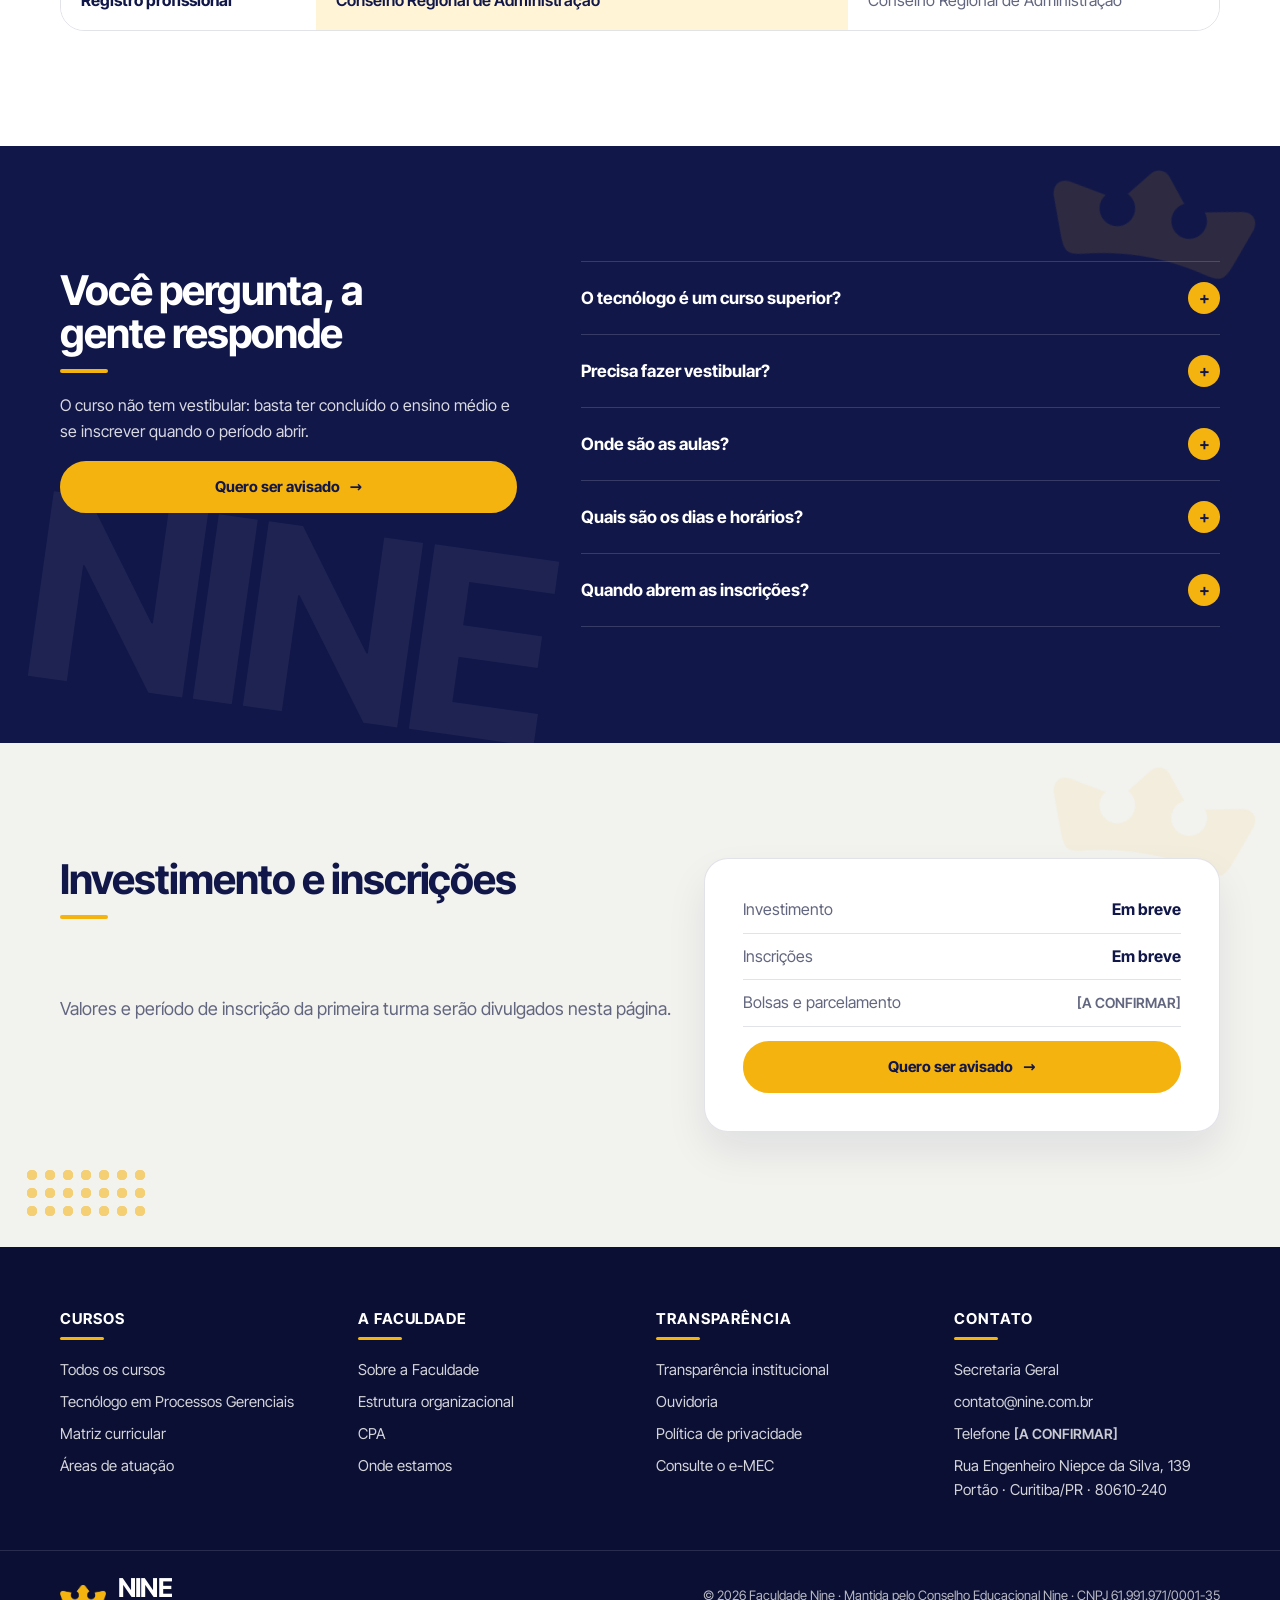
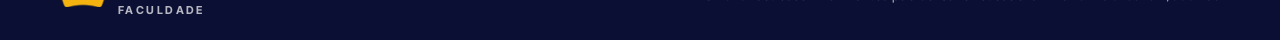
<file: cursos/processos-gerenciais/index.html>
<!doctype html>
<html lang="pt-BR">
<head>
  <meta charset="utf-8">
  <meta name="viewport" content="width=device-width, initial-scale=1">
  <title>Tecnólogo em Processos Gerenciais | Faculdade Nine</title>
  <meta name="description" content="Curso superior de Tecnólogo em Processos Gerenciais, presencial em Curitiba: 4 semestres, 30 disciplinas e o que você fará em cada uma.">
  <meta property="og:type" content="website">
  <meta property="og:locale" content="pt_BR">
  <meta property="og:title" content="Tecnólogo em Processos Gerenciais | Faculdade Nine">
  <meta property="og:description" content="Curso superior de Tecnólogo em Processos Gerenciais, presencial em Curitiba: 4 semestres, 30 disciplinas e o que você fará em cada uma.">
  <link rel="icon" type="image/png" href="/assets/logo/crown.png">
  <link rel="preload" as="font" type="font/woff2" href="/assets/fonts/inter-tight-latin.woff2" crossorigin>
  <script>document.documentElement.classList.add("js")</script>
  <style id="css">:root{--navy:#111749;--navy-90:#1C2257;--navy-deep:#0B0F33;--gold:#F5B310;--gold-soft:#FFF4D6;--paper:#FAFAF7;--paper-2:#F2F2EE;--white:#FFFFFF;--ink:#111749;--ink-muted:#62667F;--line:rgba(17,23,73,.12);--font:"Inter Tight",system-ui,-apple-system,"Segoe UI",sans-serif;--fs-display:clamp(2.75rem,7vw,6rem);--fs-h1:clamp(2.25rem,4.6vw,4rem);--fs-h2:clamp(1.75rem,3.2vw,2.75rem);--fs-h3:clamp(1.125rem,1.6vw,1.375rem);--fs-body:clamp(1rem,1.05vw,1.0625rem);--fs-label:.8125rem;--max:1240px;--margin:clamp(16px,4vw,40px);--r:16px;--r-lg:24px;--r-pill:999px;--space:clamp(64px,9vw,120px);--header-h:84px}@font-face{font-family:"Inter Tight";font-style:normal;font-weight:400 700;font-display:swap;src:url("/assets/fonts/inter-tight-latin.woff2") format("woff2")}*,*::before,*::after{box-sizing:border-box}*{margin:0}html{scroll-behavior:smooth;scroll-padding-top:calc(var(--header-h) + 16px);overflow-y:scroll;-webkit-text-size-adjust:100%}body{font-family:var(--font);font-size:var(--fs-body);line-height:1.6;color:var(--ink);background:var(--white);-webkit-font-smoothing:antialiased;overflow-x:clip}img,svg,iframe{display:block;max-width:100%}ul,ol{list-style:none;padding:0}a{color:inherit}button,input,select,textarea{font:inherit;color:inherit}h1,h2,h3,h4{font-weight:700;letter-spacing:-0.025em;line-height:1.05;text-wrap:balance}h1{font-size:var(--fs-h1)}h2{font-size:var(--fs-h2)}h3{font-size:var(--fs-h3);line-height:1.2;letter-spacing:-0.015em}p{text-wrap:pretty}[hidden]{display:none !important}:focus{outline:2px solid var(--navy);outline-offset:3px}.is-dark :focus,.footer :focus,.topbar :focus,.menu :focus{outline-color:var(--gold)}@media (prefers-reduced-motion:reduce){html{scroll-behavior:auto}*,*::before,*::after{transition-duration:.01ms !important}}.sr-only{position:absolute;width:1px;height:1px;padding:0;margin:-1px;overflow:hidden;clip-path:inset(50%);white-space:nowrap;border:0}.a11y-bar a{position:absolute;left:16px;top:-100px;z-index:100;background:var(--navy);color:#fff;padding:12px 16px;border-radius:8px}.a11y-bar a:focus{top:16px}.noscript{padding:12px 16px;background:var(--navy);color:#fff;text-align:center}.container{width:100%;max-width:var(--max);margin-inline:auto;padding-inline:var(--margin)}.section{position:relative;padding-block:var(--space);overflow-x:clip}.section--tint{background:var(--paper-2)}.is-dark{background:var(--navy);color:#fff}.is-dark .lead,.is-dark p{color:rgba(255,255,255,.84)}.is-dark a{color:var(--gold)}.lead{font-size:clamp(1.0625rem,1.4vw,1.25rem);line-height:1.55;color:var(--ink-muted)}.note{font-size:.9375rem;color:var(--ink-muted)}.tbc{font-size:.875rem;font-weight:600;color:var(--ink-muted)}.is-dark .tbc,.footer .tbc{color:rgba(255,255,255,.78)}.head{display:grid;gap:14px;max-width:760px;margin-bottom:clamp(28px,4vw,48px)}.head h2::after,.h-small::after{content:"";display:block;width:48px;height:4px;margin-top:14px;border-radius:2px;background:var(--gold)}.head--center h2::after{margin-inline:auto}.h-small{margin-bottom:8px;font-size:1.25rem}.disc__meta span + span::before{content:"·";margin-right:6px}.head--center{margin-inline:auto;text-align:center;justify-items:center}.crown{display:inline-block;aspect-ratio:214 / 101;background:url("/assets/logo/crown.png") center / contain no-repeat}.section>.container{position:relative;z-index:1}.dots{position:absolute;z-index:2;display:grid;grid-template-columns:repeat(7,12px);gap:6px;pointer-events:none}.dots i{width:12px;height:12px;border-radius:50%;background:var(--gold)}.btn{display:inline-flex;align-items:center;justify-content:center;gap:10px;min-height:48px;padding:12px 22px;border-radius:var(--r-pill);border:2px solid var(--navy);background:var(--navy);color:#fff;font-weight:700;font-size:.9375rem;text-decoration:none;cursor:pointer;transition:background-color .2s,color .2s,border-color .2s}.btn:hover{background:var(--navy-90);border-color:var(--navy-90)}.btn--gold{background:var(--gold);border-color:var(--gold);color:var(--navy)}.btn--gold:hover{background:#FFC22E;border-color:#FFC22E}.btn--outline{background:transparent;color:var(--navy)}.btn--outline:hover{background:var(--navy);color:#fff}.is-dark .btn--outline,.hero .btn--outline{border-color:#fff;color:#fff}.is-dark .btn--outline:hover,.hero .btn--outline:hover{background:#fff;color:var(--navy)}.is-dark .btn--gold{color:var(--navy)}.btn-row{display:flex;flex-wrap:wrap;gap:12px}.pill{display:inline-flex;align-items:center;min-height:40px;padding:8px 18px;border-radius:var(--r-pill);background:var(--navy);color:#fff;font-size:.875rem;font-weight:700;text-decoration:none;letter-spacing:.01em}.pill:hover{background:var(--navy-90)}.pills{display:flex;flex-wrap:wrap;gap:10px}.split--gold .pill{background:var(--navy);color:#fff}.split--navy .pill{background:var(--gold);color:var(--navy)}.split--navy .pill:hover{background:#FFC22E}.topbar{background:var(--navy-deep);color:rgba(255,255,255,.85);font-size:.8125rem}.topbar .container{display:flex;justify-content:space-between;align-items:center;gap:16px;min-height:40px}.topbar ul{display:flex;flex-wrap:wrap;gap:4px 20px}.topbar a{text-decoration:none;color:rgba(255,255,255,.85)}.topbar a:hover{color:var(--gold)}.topbar__place{font-weight:600;letter-spacing:.02em}.header{position:sticky;top:0;z-index:50;background:rgba(255,255,255,.96);border-bottom:1px solid var(--line)}.header .container{display:flex;align-items:center;justify-content:space-between;gap:24px;min-height:var(--header-h)}.brand{display:flex;align-items:center;gap:12px;text-decoration:none;color:var(--navy)}.brand .crown{width:46px}.brand__name{display:grid;line-height:1}.brand__name b{font-size:1.625rem;font-weight:700;letter-spacing:-0.03em}.brand__name small{margin-top:4px;font-size:.6875rem;font-weight:700;letter-spacing:.22em;text-transform:uppercase;color:var(--ink-muted)}.brand__sep{width:1px;height:36px;background:var(--line)}.mainnav>ul{display:flex;align-items:center;gap:4px}.mainnav a,.mainnav summary{display:flex;align-items:center;gap:6px;padding:10px 14px;border-radius:10px;font-size:.9375rem;font-weight:600;text-decoration:none;color:var(--navy);cursor:pointer;list-style:none}.mainnav summary::-webkit-details-marker{display:none}.mainnav a:hover,.mainnav summary:hover{background:var(--paper-2)}.mainnav a[aria-current="page"]{box-shadow:inset 0 -3px 0 var(--gold);border-radius:10px 10px 0 0}.mainnav summary::after{content:"";width:8px;height:8px;border-right:2px solid currentColor;border-bottom:2px solid currentColor;transform:translateY(-2px) rotate(45deg)}.dd{position:relative}.dd[open] summary::after{transform:translateY(2px) rotate(-135deg)}.dd__panel{position:absolute;top:calc(100% + 10px);left:0;z-index:60;min-width:300px;padding:10px;background:#fff;border:1px solid var(--line);border-radius:var(--r);box-shadow:0 18px 40px rgba(17,23,73,.14)}.dd__panel a{padding:10px 12px;font-weight:500}.header__cta{flex:none}.burger{display:none;width:48px;height:48px;border:0;border-radius:12px;background:var(--navy);cursor:pointer;place-content:center;gap:6px}.burger span[aria-hidden]{display:block;width:20px;height:2px;background:#fff;border-radius:2px}.menu{position:fixed;inset:0;z-index:70;overflow-y:auto;background:var(--navy);color:#fff;padding:88px var(--margin) 40px}.menu__close{position:absolute;top:18px;right:var(--margin);width:48px;height:48px;border-radius:12px;border:1px solid rgba(255,255,255,.3);background:none;color:#fff;font-size:1.75rem;cursor:pointer}.menu a{display:block;padding:10px 0;font-size:1.375rem;font-weight:700;text-decoration:none}.menu .menu__sub a{padding:6px 0 6px 16px;font-size:1.0625rem;font-weight:500;color:rgba(255,255,255,.85)}.menu .btn{display:flex;width:100%;margin-top:28px;padding:14px 24px;font-size:1.0625rem}@media (max-width:1100px){.mainnav,.header__cta{display:none}.burger{display:grid}.brand__sep,.topbar__place{display:none}}.hero{position:relative;overflow:hidden;background:var(--navy);color:#fff;isolation:isolate}.hero .container{display:grid;grid-template-columns:1.05fr .95fr;align-items:center;gap:clamp(24px,4vw,56px);min-height:clamp(520px,72vh,680px);padding-block:48px}.hero__text{display:grid;gap:22px;position:relative;z-index:2}.hero__title{font-size:var(--fs-display);line-height:.92;letter-spacing:-0.04em;text-transform:uppercase}.hero__title span{display:block;color:var(--gold)}.hero .lead{color:rgba(255,255,255,.86);max-width:46ch}.hero__media{position:relative;align-self:stretch}.hero__img{position:absolute;inset:0 0 0 0;border-radius:0 0 0 220px;overflow:hidden}.hero__img img{width:100%;height:100%;object-fit:cover}.hero__ring{position:absolute;right:-120px;top:-160px;width:420px;height:420px;border-radius:50%;border:48px solid rgba(245,179,16,.14);z-index:-1}@media (max-width:900px){.hero .container{grid-template-columns:1fr;min-height:0;padding-bottom:0}.hero__media{min-height:300px;margin-inline:calc(var(--margin) * -1)}.hero__img{border-radius:120px 0 0 0}}.facts-bar{background:var(--gold);color:var(--navy)}.facts-bar ul{display:grid;grid-template-columns:repeat(4,1fr)}.facts-bar li{padding:18px 16px;display:grid;gap:2px;border-left:1px solid rgba(17,23,73,.18)}.facts-bar li:first-child{border-left:0;padding-left:0}.facts-bar b{font-size:clamp(1.25rem,2vw,1.625rem);letter-spacing:-0.02em;line-height:1.1}.facts-bar span{font-size:.875rem;font-weight:600}@media (max-width:900px){.facts-bar ul{grid-template-columns:1fr 1fr}.facts-bar li:nth-child(3){border-left:0;padding-left:0}.facts-bar li:nth-child(n+3){border-top:1px solid rgba(17,23,73,.18)}}.carousel__track{display:grid}.slide{grid-area:1 / 1;opacity:0;visibility:hidden;transition:opacity .8s ease,visibility 0s .8s}.slide.is-active{opacity:1;visibility:visible;transition:opacity .8s ease}.carousel:not(.is-ready) .slide:not(.is-active) .hero__img{display:none}.slide:not(.is-active) .hero__img img,.slide:not(.is-active) .hero__text>*{animation:none}.carousel__ctrl{position:absolute;z-index:3;left:0;right:0;bottom:clamp(16px,3vw,32px);max-width:var(--max);margin-inline:auto;padding-inline:var(--margin);pointer-events:none}.carousel__ctrl>div{display:inline-flex;align-items:center;gap:4px;padding:4px;border-radius:var(--r-pill);background:rgba(11,15,51,.78);pointer-events:auto}html:not(.js) .carousel__ctrl{display:none}.carousel__btn{display:grid;place-items:center;width:40px;height:40px;border:0;border-radius:50%;background:transparent;color:#fff;font:inherit;font-size:1.625rem;line-height:1;cursor:pointer;transition:background-color .2s}.carousel__btn:hover{background:rgba(255,255,255,.16)}.carousel__play::before{content:"";width:12px;height:14px;border-inline:4px solid #fff;box-sizing:border-box}.carousel.is-stopped .carousel__play::before{width:0;height:0;border:0;border-block:8px solid transparent;border-left:13px solid #fff;margin-left:3px}.carousel__dot{position:relative;width:40px;height:40px;border:0;background:none;cursor:pointer}.carousel__dot::before,.carousel__dot::after{content:"";position:absolute;left:0;right:0;top:50%;height:4px;margin-top:-2px;border-radius:4px;background:rgba(255,255,255,.45)}.carousel__dot::after{background:var(--gold);transform:scaleX(0);transform-origin:left}.carousel__dot[aria-current]::after{transform:none}.js .carousel:not(.is-stopped) .carousel__dot[aria-current]::after{animation:slide-time 7s linear}.carousel:hover .carousel__dot::after,.carousel:focus-within .carousel__dot::after{animation-play-state:paused}@keyframes slide-time{from{transform:scaleX(0)}}@media (max-width:900px){.carousel .hero__media{min-height:320px}}.courses{display:grid;grid-template-columns:minmax(0,.8fr) minmax(0,1.4fr);gap:clamp(24px,5vw,72px);align-items:center}.courses__intro{display:grid;justify-items:start}.courses__list{display:grid;gap:20px}.course-card{position:relative;display:grid;grid-template-columns:minmax(0,.9fr) minmax(0,1.1fr);overflow:hidden;border-radius:var(--r-lg);background:#fff;border:1px solid var(--line);transition:transform .35s cubic-bezier(.2,.7,.2,1),box-shadow .35s}.course-card:hover{transform:translateY(-4px);box-shadow:0 18px 36px rgba(17,23,73,.12)}.course-card:focus-within{outline:3px solid var(--navy);outline-offset:3px}.course-card__photo{position:relative;min-height:260px;overflow:hidden}.course-card__photo img{position:absolute;inset:0;width:100%;height:100%;object-fit:cover;transition:transform 1.2s cubic-bezier(.2,.7,.2,1)}.course-card:hover .course-card__photo img{transform:scale(1.06)}.course-card__body{display:grid;align-content:center;gap:12px;padding:clamp(22px,3vw,36px)}.course-card__grau{justify-self:start;padding:4px 12px;border-radius:var(--r-pill);background:var(--gold-soft);font-size:.8125rem;font-weight:700;color:var(--navy)}.course-card h3{font-size:clamp(1.5rem,2.4vw,2rem)}.course-card h3 a{color:var(--navy);text-decoration:none}.course-card h3 a::after{content:"";position:absolute;inset:0}.course-card p{color:var(--ink-muted)}.course-card__meta{display:flex;flex-wrap:wrap;gap:8px 20px;font-size:.9375rem;font-weight:600;color:var(--navy)}.course-card__meta li{display:flex;align-items:center;gap:8px}.course-card__meta .icon{width:32px;height:32px;border-radius:9px}.course-card__meta .icon svg{width:18px;height:18px}.course-card__go{justify-self:start;display:inline-flex;gap:8px;padding-bottom:2px;border-bottom:2px solid var(--gold);font-weight:700;color:var(--navy)}.course-card__go::after{content:"→";transition:transform .25s}.course-card:hover .course-card__go::after{transform:translateX(4px)}.courses__list--page .course-card__photo{min-height:320px}@media (max-width:900px){.courses,.course-card{grid-template-columns:1fr}.course-card__photo{min-height:220px}}.statement{display:grid;grid-template-columns:1fr 1.6fr;gap:clamp(24px,5vw,72px);align-items:start}.statement h2{font-size:clamp(1.5rem,2.6vw,2.25rem);text-transform:uppercase;letter-spacing:-0.01em;line-height:1.1}.statement h2::after{content:"";display:block;width:56px;height:4px;margin-top:18px;border-radius:4px;background:var(--gold)}.statement .prose{display:grid;gap:14px;color:var(--ink-muted)}.statement .prose strong{color:var(--navy)}@media (max-width:800px){.statement{grid-template-columns:1fr}}.split{position:relative;display:grid;grid-template-columns:1fr 1fr;min-height:380px}.split__photo{position:relative;overflow:hidden}.split__photo img{position:absolute;inset:0;width:100%;height:100%;object-fit:cover}.split__photo .dots{right:24px;bottom:24px}.split__body{position:relative;display:grid;align-content:center;gap:22px;padding:clamp(40px,6vw,72px) clamp(24px,5vw,72px) clamp(40px,6vw,72px) clamp(96px,10vw,150px)}.split--navy .split__body{background:var(--navy);color:#fff}.split--gold .split__body{background:var(--gold);color:var(--navy)}.split--paper .split__body{background:var(--paper-2)}.split__body p{max-width:52ch}.split--navy .split__body p{color:rgba(255,255,255,.86)}.seal{position:absolute;left:0;top:50%;z-index:3;transform:translate(-50%,-50%);display:grid;place-items:center;width:clamp(150px,15vw,190px);aspect-ratio:1;padding:20px;border-radius:50%;background:var(--gold);color:var(--navy);text-align:center;box-shadow:0 0 0 10px #fff;isolation:isolate;font-size:clamp(1.125rem,1.7vw,1.5rem);font-weight:700;line-height:1;letter-spacing:-0.01em;text-transform:uppercase}.split .split__body .seal{color:var(--navy)}.split--gold .split__body .seal{background:var(--navy);color:#fff}.split--rev .split__photo{order:2}.split--rev .split__body{padding:clamp(40px,6vw,72px) clamp(96px,10vw,150px) clamp(40px,6vw,72px) clamp(24px,5vw,72px)}.split--rev .seal{left:auto;right:0;transform:translate(50%,-50%)}.split h2{font-size:clamp(1.5rem,2.4vw,2rem)}@media (max-width:900px){.split{grid-template-columns:1fr}.split__photo{min-height:260px}.split--rev .split__photo{order:0}.split__body,.split--rev .split__body{padding:96px var(--margin) 48px}.seal,.split--rev .seal{left:50%;right:auto;top:0;transform:translate(-50%,-50%);width:140px}}.grid{display:grid;gap:16px}.grid--2{grid-template-columns:repeat(2,minmax(0,1fr))}.grid--3{grid-template-columns:repeat(3,minmax(0,1fr))}.grid--4{grid-template-columns:repeat(4,minmax(0,1fr))}.card{position:relative;display:grid;align-content:start;gap:10px;padding:clamp(20px,2.4vw,28px);background:#fff;border:1px solid var(--line);border-radius:var(--r-lg)}.section--tint .card{border-color:transparent}.card h3{color:var(--navy)}.card p{color:var(--ink-muted);font-size:.9375rem}.tags{display:flex;flex-wrap:wrap;gap:6px;margin-top:4px}.tags li{padding:4px 10px;border-radius:var(--r-pill);background:var(--paper-2);font-size:.8125rem;font-weight:600;color:var(--navy)}@media (max-width:1000px){.grid--4{grid-template-columns:repeat(2,minmax(0,1fr))}.grid--3{grid-template-columns:repeat(2,minmax(0,1fr))}}@media (max-width:640px){.grid--2,.grid--3,.grid--4{grid-template-columns:1fr}}.soon{display:grid;grid-template-columns:1.2fr 1fr;gap:24px;align-items:stretch}.soon__box{display:grid;gap:14px;align-content:start;padding:clamp(24px,3vw,40px);border-radius:var(--r-lg);background:#fff;color:var(--navy)}@media (max-width:800px){.soon{grid-template-columns:1fr}}.place{display:grid;grid-template-columns:1fr 1.4fr;gap:24px;align-items:stretch}.place__info{display:grid;gap:14px;align-content:center}.place__info address{font-style:normal;font-size:1.125rem;font-weight:600;color:var(--navy)}.map{min-height:340px;border-radius:var(--r-lg);overflow:hidden;border:1px solid var(--line);background:var(--paper-2)}.map iframe{width:100%;height:100%;min-height:340px;border:0}@media (max-width:800px){.place{grid-template-columns:1fr}}.emec-band{display:grid;grid-template-columns:1fr 1fr}.emec-band>div{display:grid;gap:16px;justify-items:center;align-content:center;padding:clamp(40px,6vw,64px) var(--margin);text-align:center}.emec-band>div + div{background:var(--paper-2)}.emec-card{display:flex;align-items:center;gap:18px;padding:16px 20px;border:2px dashed var(--line);border-radius:var(--r);text-align:left}.emec-qr{flex:none;display:grid;place-items:center;width:84px;height:84px;border-radius:10px;background:#fff;border:1px solid var(--line);font-weight:700;color:var(--ink-muted)}@media (max-width:800px){.emec-band{grid-template-columns:1fr}}.page-hero{position:relative;overflow:hidden;background:var(--navy);color:#fff;isolation:isolate}.page-hero__bg{position:absolute;inset:0;z-index:-2}.page-hero__bg img{width:100%;height:100%;object-fit:cover}.page-hero::before{content:"";position:absolute;inset:0;z-index:-1;background:linear-gradient(90deg,rgba(11,15,51,.94) 0%,rgba(11,15,51,.82) 45%,rgba(11,15,51,.35) 100%)}.page-hero .container{display:grid;gap:18px;padding-block:clamp(56px,8vw,104px)}.crumbs{font-size:.875rem;color:rgba(255,255,255,.8)}.crumbs a{color:rgba(255,255,255,.9)}.page-hero h1{max-width:18ch}.page-hero .lead{max-width:58ch;color:rgba(255,255,255,.86)}.course-layout{display:grid;grid-template-columns:minmax(0,1fr) 340px;gap:clamp(24px,4vw,56px);align-items:start}.aside-box{position:sticky;top:calc(var(--header-h) + 24px);display:grid;gap:14px;padding:24px;border-radius:var(--r-lg);background:#fff;border:1px solid var(--line);box-shadow:0 20px 40px rgba(17,23,73,.08)}.aside-box h2{font-size:1.25rem}.aside-box dl{display:grid;gap:10px}.aside-box dl div{display:flex;justify-content:space-between;gap:12px;padding-bottom:10px;border-bottom:1px solid var(--line);font-size:.9375rem}.aside-box dt{color:var(--ink-muted)}.aside-box dd{margin:0;font-weight:700;text-align:right}@media (max-width:1000px){.course-layout{grid-template-columns:1fr}.aside-box{position:static}}.prose{display:grid;gap:16px;max-width:70ch}.prose h2{margin-top:8px}.quote{padding:20px 24px;border-left:4px solid var(--gold);border-radius:0 var(--r) var(--r) 0;background:var(--paper-2);color:var(--navy)}.quote cite{display:block;margin-top:10px;font-size:.875rem;font-style:normal;color:var(--ink-muted)}.disc{display:grid;grid-template-columns:repeat(2,minmax(0,1fr));gap:12px;padding:0 24px 24px}.disc li{display:grid;gap:8px;align-content:start;padding:18px;border-radius:var(--r);background:var(--paper-2)}.disc h3{font-size:1.0625rem}.disc__meta{display:flex;flex-wrap:wrap;gap:6px;font-size:.75rem;font-weight:700;letter-spacing:.04em;text-transform:uppercase;color:var(--ink-muted)}.disc__do{font-size:.9375rem;color:var(--navy)}.disc__do b{display:block;font-size:.75rem;letter-spacing:.08em;text-transform:uppercase;color:var(--ink-muted)}@media (max-width:700px){.disc{grid-template-columns:1fr;padding:0 16px 16px}}.steps{display:grid;grid-template-columns:repeat(4,minmax(0,1fr));gap:16px;counter-reset:s}.steps li{display:grid;gap:10px;align-content:start;padding:24px;border-radius:var(--r-lg);background:var(--navy-90);color:#fff}.steps b{display:grid;place-items:center;width:44px;height:44px;border-radius:50%;background:var(--gold);color:var(--navy);font-size:1.125rem}.steps h3{color:#fff}.steps p{color:rgba(255,255,255,.8);font-size:.9375rem}@media (max-width:1000px){.steps{grid-template-columns:repeat(2,minmax(0,1fr))}}@media (max-width:600px){.steps{grid-template-columns:1fr}}.facts{display:grid;grid-template-columns:repeat(2,minmax(0,1fr));gap:0 32px}.fact{padding:16px 0;border-top:1px solid var(--line)}.fact dt{font-size:var(--fs-label);font-weight:700;letter-spacing:.08em;text-transform:uppercase;color:var(--ink-muted)}.fact dd{margin:4px 0 0;font-weight:600;color:var(--navy)}.is-dark .fact{border-top-color:rgba(255,255,255,.16)}.is-dark .fact dt{color:var(--gold)}.is-dark .fact dd{color:#fff}@media (max-width:640px){.facts{grid-template-columns:1fr}}.faq{border-top:1px solid var(--line)}.faq details{border-bottom:1px solid var(--line);overflow:hidden}.faq summary{display:flex;justify-content:space-between;align-items:center;gap:20px;padding:20px 0;cursor:pointer;list-style:none;font-size:1.0625rem;font-weight:700;color:var(--navy)}.faq summary::-webkit-details-marker{display:none}.faq summary::after{content:"+";flex:none;display:grid;place-items:center;width:32px;height:32px;border-radius:50%;background:var(--gold);color:var(--navy);font-weight:600}.faq details[open] summary::after{content:"−";background:var(--navy);color:#fff}.faq details>div{padding:0 48px 20px 0;color:var(--ink-muted)}.docs{border-top:1px solid var(--line)}.doc{display:grid;grid-template-columns:minmax(0,1fr) auto 170px;gap:8px 24px;align-items:center;padding:18px 0;border-bottom:1px solid var(--line)}.doc h3{font-size:1.0625rem}.doc h3 a{color:var(--navy);text-decoration-color:var(--gold);text-decoration-thickness:2px;text-underline-offset:4px}.doc__main p{margin-top:2px;font-size:.9375rem;color:var(--ink-muted)}.doc__date{font-size:.875rem;color:var(--ink-muted);text-align:right}.status{justify-self:start;padding:6px 12px;border-radius:var(--r-pill);font-size:.8125rem;font-weight:700;white-space:nowrap}.status--publicado{background:var(--navy);color:#fff}.status--em-aprovacao{background:var(--gold-soft);color:#6B4E00}.status--a-publicar,.status--sem-registro{background:var(--paper-2);color:var(--ink-muted)}@media (max-width:760px){.doc{grid-template-columns:1fr}.doc__date{text-align:left}}.timeline{display:grid;grid-template-columns:repeat(4,minmax(0,1fr));gap:16px}.timeline li{padding:22px;border-radius:var(--r-lg);background:var(--navy-90)}.timeline b{display:block;margin-bottom:8px;font-size:1.125rem;color:var(--gold)}.timeline p{color:rgba(255,255,255,.82);font-size:.9375rem}@media (max-width:1000px){.timeline{grid-template-columns:repeat(2,minmax(0,1fr))}}@media (max-width:600px){.timeline{grid-template-columns:1fr}}.form{display:grid;gap:18px}.form fieldset{display:grid;grid-template-columns:1fr 1fr;gap:16px;min-width:0;margin:0;padding:0;border:0}.form legend{grid-column:1 / -1;padding-bottom:4px;font-size:var(--fs-label);font-weight:700;letter-spacing:.1em;text-transform:uppercase;color:var(--gold)}.field{display:grid;gap:6px;align-content:start}.field--full{grid-column:1 / -1}.field label{font-size:.9375rem;font-weight:600}.field .opt{font-weight:400;opacity:.75}.field input:not([type="checkbox"]),.field select,.field textarea{width:100%;min-height:50px;padding:12px 14px;border-radius:12px;border:1px solid rgba(255,255,255,.25);background:var(--navy-90);color:#fff}.form--light .field input:not([type="checkbox"]),.form--light .field select,.form--light .field textarea{border-color:var(--line);background:#fff;color:var(--navy)}.form--light legend{color:var(--navy)}.field select option{color:var(--navy);background:#fff}.field--check{display:flex;gap:12px;align-items:flex-start}.field--check input{width:22px;height:22px;margin-top:2px;flex:none;accent-color:var(--gold)}.field--hp{display:none}.form__status:not(:empty){padding:12px 16px;border-radius:12px;background:rgba(255,255,255,.1)}.form--light .form__status:not(:empty){background:var(--paper-2)}@media (max-width:640px){.form fieldset{grid-template-columns:1fr}}.footer{background:var(--navy-deep);color:rgba(255,255,255,.82);font-size:.9375rem}.footer__cols{display:grid;grid-template-columns:repeat(4,minmax(0,1fr));gap:32px;padding-block:64px 48px}.footer h2{margin-bottom:18px;font-size:.9375rem;text-transform:uppercase;letter-spacing:.06em;color:#fff}.footer h2::after{content:"";display:block;width:44px;height:3px;margin-top:10px;border-radius:3px;background:var(--gold)}.footer li + li{margin-top:8px}.footer a{color:rgba(255,255,255,.82);text-decoration:none}.footer a:hover{color:var(--gold);text-decoration:underline}.footer address{font-style:normal}.footer__bottom{border-top:1px solid rgba(255,255,255,.12)}.footer__bottom .container{display:flex;flex-wrap:wrap;justify-content:space-between;align-items:center;gap:16px;padding-block:24px;font-size:.8125rem;color:rgba(255,255,255,.7)}.footer .brand{color:#fff}.footer .brand__name small{color:rgba(255,255,255,.7)}@media (max-width:900px){.footer__cols{grid-template-columns:1fr 1fr}}@media (max-width:520px){.footer__cols{grid-template-columns:1fr}}.wm{position:absolute;z-index:0;pointer-events:none}.wm--crown{width:clamp(140px,16vw,220px);aspect-ratio:214 / 101;background:url("/assets/logo/crown.png") center / contain no-repeat;opacity:.08}.wm--nine::before{content:"NINE"}.wm--nine{font-size:clamp(7rem,20vw,17rem);font-weight:700;line-height:.78;letter-spacing:-0.05em;color:var(--navy);opacity:.04;white-space:nowrap}.wm--dots{width:126px;height:54px;background:radial-gradient(circle at 6px 6px,var(--gold) 5px,transparent 5.5px) 0 0 / 18px 18px;opacity:.55}.is-dark .wm--nine,.page-hero .wm--nine,.split--navy .wm--nine{color:#fff;opacity:.05}.split--gold .wm--nine{color:var(--navy);opacity:.06}.is-dark .wm--crown{opacity:.12}.p-tl{top:24px;left:2%;--rot:-10deg}.p-tr{top:24px;right:2%;--rot:10deg}.p-bl{bottom:24px;left:2%;--rot:8deg}.p-br{bottom:-12px;right:-2%;--rot:-6deg}.wm{transform:rotate(var(--rot,0deg))}.wm--dots{--rot:0deg}.wm--nine.p-tr{top:0;right:-4%}.wm--nine.p-br{bottom:-3%;right:-4%}.split__body>.wm{z-index:0}.split__body>:not(.wm){position:relative;z-index:1}.hero>.wm,.page-hero>.wm{z-index:0}.hero .container,.page-hero .container{position:relative;z-index:1}@media (max-width:760px){.wm--crown{width:110px}.wm--dots{width:90px;height:36px}}.plain{display:grid;gap:12px}.plain li{padding-left:18px;border-left:3px solid var(--gold)}.plain b{color:var(--navy)}.is-dark .plain b{color:#fff}.plain--cols{grid-template-columns:repeat(2,minmax(0,1fr));gap:18px 32px;margin-bottom:20px}@media (max-width:700px){.plain--cols{grid-template-columns:1fr}}.soon__box dl{display:grid;gap:10px}.soon__box dl div{display:flex;justify-content:space-between;gap:12px;padding-bottom:10px;border-bottom:1px solid var(--line)}.soon__box dt{color:var(--ink-muted)}.soon__box dd{margin:0;font-weight:700;text-align:right}.soon__box .tbc{color:var(--ink-muted)}.section--tint .soon__box{border:1px solid var(--line);box-shadow:0 20px 40px rgba(17,23,73,.08)}:focus:not(:focus-visible){outline-color:transparent}.faq summary:focus-visible{outline-offset:-3px;border-radius:8px}.prose .head{margin-bottom:4px}.form-wrap{max-width:880px}.timeline + .note,.grid + .note{margin-top:20px}.icon{display:inline-grid;place-items:center;flex:none;width:48px;height:48px;border-radius:14px;background:var(--gold-soft);color:var(--navy)}.icon svg{width:26px;height:26px}.is-dark .icon,.split--navy .icon{background:rgba(245,179,16,.16);color:var(--gold)}.meta{display:flex;flex-wrap:wrap;gap:10px 28px;margin-top:4px;font-weight:600}.meta li{display:flex;align-items:center;gap:10px}.meta .icon{width:36px;height:36px;border-radius:10px;background:rgba(255,255,255,.12);color:var(--gold)}.meta .icon svg{width:20px;height:20px}.page-hero--course .container{padding-bottom:clamp(72px,9vw,120px)}@media (min-width:1001px){.aside-box--float{margin-top:calc(var(--space) * -1 - 120px)}}.tabs__list{display:flex;flex-wrap:wrap;gap:8px;margin-bottom:20px}.tabs__list [role="tab"]{min-height:44px;padding:10px 20px;border-radius:var(--r-pill);border:1px solid var(--line);background:#fff;font-weight:700;color:var(--navy);cursor:pointer;transition:background-color .25s,color .25s,border-color .25s,transform .25s}.tabs__list [role="tab"]:hover{border-color:var(--navy);transform:translateY(-1px)}.tabs__list [role="tab"][aria-selected="true"]{background:var(--navy);border-color:var(--navy);color:#fff}.tabs__panel{border-radius:var(--r-lg);background:#fff;border:1px solid var(--line);padding:24px}.tabs__panel + .tabs__panel{margin-top:16px}.js .tabs__panel + .tabs__panel{margin-top:0}.tabs__panel.is-active{animation:panel-in .45s cubic-bezier(.2,.7,.2,1)}@keyframes panel-in{from{opacity:0;transform:translateY(10px)}}.tabs__count{margin-bottom:14px;font-size:.875rem;font-weight:700;color:var(--ink-muted)}.tabs__panel .disc{padding:0}.tabs--v{display:grid;grid-template-columns:300px minmax(0,1fr);gap:20px;align-items:start}.tabs--v .tabs__list{flex-direction:column;flex-wrap:nowrap;margin:0}.tabs--v [role="tab"]{justify-content:flex-start;text-align:left;border-radius:12px;display:flex;align-items:center}.tabs--v [role="tab"]::after{content:"›";margin-left:auto;font-size:1.25rem;line-height:1}.tabs--v .tabs__panel{display:grid;gap:12px;align-content:start;min-height:100%;background:var(--paper-2);border:0;padding:clamp(24px,3vw,36px)}.tabs--v .tabs__panel h4{margin-top:6px;font-size:.8125rem;letter-spacing:.08em;text-transform:uppercase;color:var(--ink-muted)}.tabs--v .tabs__panel .tags li{background:#fff}@media (max-width:900px){.tabs--v{grid-template-columns:1fr}.tabs--v .tabs__list{flex-direction:row;flex-wrap:wrap}.tabs--v [role="tab"]::after{content:none}}.head-row{display:flex;flex-wrap:wrap;align-items:end;justify-content:space-between;gap:16px;margin-bottom:clamp(28px,4vw,48px)}.head-row .head{margin-bottom:0}.journey{position:relative;display:grid;grid-template-columns:repeat(4,minmax(0,1fr));gap:24px}.journey::before{content:"";position:absolute;top:24px;left:24px;right:24px;height:2px;background:rgba(255,255,255,.18)}.journey li{position:relative;display:grid;gap:10px;align-content:start}.journey .icon{width:48px;height:48px;border-radius:50%;background:var(--gold);color:var(--navy);box-shadow:0 0 0 8px var(--navy)}.journey h3{margin-top:8px;color:#fff}@media (max-width:800px){.journey{grid-template-columns:1fr}.journey::before{top:24px;bottom:24px;left:24px;right:auto;width:2px;height:auto}.journey li{grid-template-columns:48px 1fr;column-gap:16px}.journey li>:not(.icon){grid-column:2}.journey h3{margin-top:0}}.band-gold{background:var(--gold);color:var(--navy)}.band-gold .head h2::after{background:var(--navy)}.why{display:grid;grid-template-columns:1fr 2fr;gap:clamp(24px,4vw,56px);align-items:start}.why__grid{display:grid;grid-template-columns:repeat(2,minmax(0,1fr));gap:16px}.why__grid .card{border:0}.why__grid .icon{background:var(--navy);color:var(--gold)}@media (max-width:900px){.why{grid-template-columns:1fr}}@media (max-width:560px){.why__grid{grid-template-columns:1fr}}.stats{position:relative;overflow-x:clip;padding-block:clamp(40px,6vw,64px)}.stats__list{position:relative;z-index:1;display:grid;grid-template-columns:repeat(4,minmax(0,1fr));gap:16px}.stats__list li{display:grid;gap:4px;padding-left:18px;border-left:3px solid var(--navy)}.stats__list b{font-size:clamp(2.25rem,4.5vw,3.5rem);line-height:1;letter-spacing:-0.04em;font-variant-numeric:tabular-nums}.stats__list span{font-weight:600}@media (max-width:760px){.stats__list{grid-template-columns:1fr 1fr;row-gap:28px}}.table-wrap{overflow-x:auto;border-radius:var(--r-lg);border:1px solid var(--line)}.compare{width:100%;min-width:560px;border-collapse:collapse;background:#fff}.compare th,.compare td{padding:16px 20px;text-align:left;vertical-align:top;border-top:1px solid var(--line)}.compare thead th{border-top:0;background:var(--navy);color:#fff;font-size:.9375rem}.compare thead th:nth-child(2){background:var(--gold);color:var(--navy)}.compare tbody th{width:22%;color:var(--navy)}.compare td{color:var(--ink-muted)}.compare td:first-of-type{color:var(--navy);font-weight:600;background:var(--gold-soft)}.faq-band{display:grid;grid-template-columns:1fr 1.4fr;gap:clamp(24px,5vw,64px);align-items:start}.is-dark .faq,.is-dark .faq details{border-color:rgba(255,255,255,.16)}.is-dark .faq summary{color:#fff}.is-dark .faq details>div,.is-dark .faq details>div p{color:rgba(255,255,255,.82)}@media (max-width:900px){.faq-band{grid-template-columns:1fr}}.card--area{gap:12px}.places{display:grid;grid-template-columns:repeat(5,minmax(0,1fr));gap:16px;margin-bottom:20px}.places li{display:grid;gap:10px;align-content:start;padding:22px;border-radius:var(--r-lg);background:var(--navy-90)}.places h3{color:#fff}.places p{font-size:.9375rem}@media (max-width:1100px){.places{grid-template-columns:repeat(3,minmax(0,1fr))}}@media (max-width:700px){.places{grid-template-columns:1fr}}.js [data-reveal]:not(.is-in){opacity:0;transform:translateY(28px);animation:reveal-failsafe 0s 3s forwards}.js [data-reveal]{transition:opacity .7s cubic-bezier(.2,.7,.2,1),transform .7s cubic-bezier(.2,.7,.2,1)}.js .grid>[data-reveal]:nth-child(2),.js .why__grid>[data-reveal]:nth-child(2){transition-delay:.08s}.js .grid>[data-reveal]:nth-child(3),.js .why__grid>[data-reveal]:nth-child(3){transition-delay:.16s}.js .grid>[data-reveal]:nth-child(4),.js .why__grid>[data-reveal]:nth-child(4){transition-delay:.24s}@keyframes reveal-failsafe{to{opacity:1;transform:none}}.js .split__body:not(.is-in) .seal{transform:translate(-50%,-50%) scale(.6) rotate(-20deg)}.js .split--rev .split__body:not(.is-in) .seal{transform:translate(50%,-50%) scale(.6) rotate(20deg)}.seal{transition:transform .9s cubic-bezier(.3,1.4,.5,1) .15s}.split__photo img{transition:transform 1.2s cubic-bezier(.2,.7,.2,1)}.split:hover .split__photo img{transform:scale(1.05)}.hero__img img,.page-hero__bg img{animation:hero-zoom 1.6s cubic-bezier(.2,.7,.2,1) both}.hero__text>*,.page-hero .container>*{animation:hero-up .9s cubic-bezier(.2,.7,.2,1) both}.hero__text>:nth-child(2),.page-hero .container>:nth-child(2){animation-delay:.08s}.hero__text>:nth-child(3),.page-hero .container>:nth-child(3){animation-delay:.16s}.page-hero .container>:nth-child(4){animation-delay:.24s}@keyframes hero-zoom{from{transform:scale(1.08)}}@keyframes hero-up{from{transform:translateY(24px)}}.dots,.wm--dots{animation:float 7s ease-in-out infinite}.wm--crown{animation:float 9s ease-in-out infinite}@keyframes float{50%{transform:rotate(var(--rot,0deg)) translateY(-10px)}}.btn{transition:background-color .25s,color .25s,border-color .25s,transform .25s,box-shadow .25s}.btn:hover{transform:translateY(-2px);box-shadow:0 10px 22px rgba(17,23,73,.18)}.btn:active{transform:translateY(0);box-shadow:none}.btn::after{content:"→";display:inline-block;transition:transform .25s}.btn:hover::after{transform:translateX(4px)}.burger::after,.menu__close::after{content:none}.pill{transition:background-color .25s,transform .25s}.pill:hover{transform:translateY(-2px)}.card{transition:transform .35s cubic-bezier(.2,.7,.2,1),box-shadow .35s,border-color .35s}.card:hover{transform:translateY(-4px);box-shadow:0 18px 36px rgba(17,23,73,.12)}.disc li{transition:background-color .25s}.disc li:hover{background:var(--gold-soft)}.mainnav a,.mainnav summary{transition:background-color .2s,box-shadow .25s}.dd__panel{animation:panel-in .25s cubic-bezier(.2,.7,.2,1)}.header{transition:box-shadow .3s}.header.is-scrolled{box-shadow:0 8px 24px rgba(17,23,73,.08)}.footer a{transition:color .2s}@media (prefers-reduced-motion:reduce){.js [data-reveal]:not(.is-in){opacity:1;transform:none}.hero__img img,.page-hero__bg img,.hero__text>*,.page-hero .container>*,.dots,.wm--dots,.wm--crown,.tabs__panel.is-active,.dd__panel{animation:none}.btn:hover,.pill:hover,.card:hover{transform:none}}</style>
  <script type="application/ld+json">{"@context": "https://schema.org", "@type": "CollegeOrUniversity", "name": "Faculdade Nine", "url": "https://nineacademia.vercel.app/", "logo": "https://nineacademia.vercel.app/assets/logo/crown.png", "email": "contato@nine.com.br", "address": {"@type": "PostalAddress", "streetAddress": "Rua Engenheiro Niepce da Silva, 139", "addressLocality": "Curitiba", "addressRegion": "PR", "postalCode": "80610-240", "addressCountry": "BR"}, "geo": {"@type": "GeoCoordinates", "latitude": -25.4712556, "longitude": -49.2929375}, "parentOrganization": {"@type": "Organization", "name": "Conselho Educacional Nine", "taxID": "61.991.971/0001-35"}}</script>
  <script type="application/ld+json">{"@context": "https://schema.org", "@type": "Course", "name": "Curso Superior de Tecnólogo em Processos Gerenciais", "description": "Graduação tecnológica presencial em 4 semestres, eixo Gestão e Negócios.", "inLanguage": "pt-BR", "provider": {"@type": "CollegeOrUniversity", "name": "Faculdade Nine", "url": "https://nineacademia.vercel.app/"}, "educationalCredentialAwarded": "Tecnólogo em Processos Gerenciais", "hasCourseInstance": {"@type": "CourseInstance", "courseMode": "Onsite", "location": {"@type": "Place", "name": "Faculdade Nine", "address": {"@type": "PostalAddress", "streetAddress": "Rua Engenheiro Niepce da Silva, 139", "addressLocality": "Curitiba", "addressRegion": "PR", "postalCode": "80610-240", "addressCountry": "BR"}}}}</script>
  <script src="/base.js" defer></script>
</head>
<body>
  <nav class="a11y-bar" aria-label="Atalhos de acessibilidade">
    <ul>
      <li><a href="#conteudo" accesskey="1">Ir para o conteúdo [1]</a></li>
      <li><a href="#menu-principal" accesskey="2">Ir para o menu [2]</a></li>
      <li><a href="#rodape" accesskey="3">Ir para o rodapé [3]</a></li>
    </ul>
  </nav>
  <noscript><p class="noscript">Algumas funções dependem de JavaScript. Todo o conteúdo do site continua disponível sem ele.</p></noscript>

  <div class="topbar" role="region" aria-label="Acesso rápido">
    <div class="container">
      <p class="topbar__place">Faculdade Nine · Curitiba/PR</p>
      <nav aria-label="Links de acesso rápido">
        <ul>
          <li><a href="/transparencia.html">Transparência</a></li>
          <li><a href="/ouvidoria.html">Ouvidoria</a></li>
          <li><a href="/transparencia.html#emec">e-MEC</a></li>
          <li><a href="mailto:contato@nine.com.br">contato@nine.com.br</a></li>
        </ul>
      </nav>
    </div>
  </div>

  <header class="header">
    <div class="container">
      <a class="brand" href="/" aria-label="Faculdade Nine, página inicial"><span class="crown" aria-hidden="true"></span><span class="brand__name"><b>NINE</b><small>Faculdade</small></span></a>
      <nav class="mainnav" id="menu-principal" aria-label="Principal">
        <ul>
          <li>
            <details class="dd">
              <summary>A Faculdade</summary>
              <ul class="dd__panel">
                <li><a href="/a-faculdade.html">Sobre a Faculdade</a></li>
                <li><a href="/a-faculdade.html#estrutura">Estrutura organizacional</a></li>
                <li><a href="/a-faculdade.html#cpa">CPA · Comissão Própria de Avaliação</a></li>
                <li><a href="/a-faculdade.html#onde-estamos">Onde estamos</a></li>
                <li><a href="/transparencia.html">Transparência institucional</a></li>
                <li><a href="/ouvidoria.html">Ouvidoria</a></li>
                <li><a href="/privacidade.html">Privacidade e proteção de dados</a></li>
              </ul>
            </details>
          </li>
          <li>
            <details class="dd">
              <summary>Cursos</summary>
              <ul class="dd__panel">
                <li><a href="/cursos/">Todos os cursos</a></li>
                <li><a href="/cursos/processos-gerenciais/" aria-current="page">Processos Gerenciais</a></li>
              </ul>
            </details>
          </li>
          <li><a href="/transparencia.html">Transparência</a></li>
          <li><a href="/a-faculdade.html#onde-estamos">Contato</a></li>
        </ul>
      </nav>
      <a class="btn btn--gold header__cta" href="/cursos/processos-gerenciais/#investimento">Inscrições em breve</a>
      <button class="burger" type="button" aria-expanded="false" aria-controls="menu-mobile" data-menu-toggle>
        <span class="sr-only">Abrir menu</span><span aria-hidden="true"></span><span aria-hidden="true"></span>
      </button>
    </div>
  </header>

  <div class="menu" id="menu-mobile" hidden data-menu>
    <button class="menu__close" type="button" data-menu-toggle><span class="sr-only">Fechar menu</span>×</button>
    <nav aria-label="Menu mobile">
      <ul>
        <li><a href="/">Início</a></li>
        <li><a href="/a-faculdade.html">A Faculdade</a>
          <ul class="menu__sub">
            <li><a href="/a-faculdade.html">Sobre a Faculdade</a></li>
            <li><a href="/a-faculdade.html#estrutura">Estrutura organizacional</a></li>
            <li><a href="/a-faculdade.html#cpa">CPA · Comissão Própria de Avaliação</a></li>
            <li><a href="/a-faculdade.html#onde-estamos">Onde estamos</a></li>
            <li><a href="/transparencia.html">Transparência institucional</a></li>
            <li><a href="/ouvidoria.html">Ouvidoria</a></li>
            <li><a href="/privacidade.html">Privacidade e proteção de dados</a></li>
          </ul>
        </li>
        <li><a href="/cursos/">Cursos</a>
          <ul class="menu__sub">
            <li><a href="/cursos/">Todos os cursos</a></li>
            <li><a href="/cursos/processos-gerenciais/">Processos Gerenciais</a></li>
          </ul>
        </li>
        <li><a href="/transparencia.html">Transparência</a></li>
        <li><a href="/a-faculdade.html#onde-estamos">Contato</a></li>
      </ul>
      <a class="btn btn--gold" href="/cursos/processos-gerenciais/#investimento">Inscrições em breve</a>
    </nav>
  </div>

  <main id="conteudo">
    <section class="page-hero page-hero--course" aria-labelledby="t-curso">
      <div class="page-hero__bg"><img src="/assets/img/galeria/25.webp" srcset="/assets/img/galeria/25-320.webp 320w, /assets/img/galeria/25-600.webp 600w, /assets/img/galeria/25.webp 818w" sizes="100vw" width="818" height="808" alt="Alunos trabalhando juntos em uma atividade prática" fetchpriority="high" decoding="async"></div>
      <span class="wm wm--nine p-br" aria-hidden="true"></span><span class="wm wm--dots p-tr" aria-hidden="true"></span>
      <div class="container">
        <nav class="crumbs" aria-label="Você está em"><a href="/">Início</a> / <a href="/cursos/">Cursos</a> / <span aria-current="page">Processos Gerenciais</span></nav>
        <h1 id="t-curso">Tecnólogo em Processos Gerenciais</h1>
        <ul class="meta">
          <li><span class="icon" aria-hidden="true"><svg viewBox="0 0 24 24" fill="none" stroke="currentColor" stroke-width="1.8" stroke-linecap="round" stroke-linejoin="round"><path d="M12 21s-7-6.2-7-11a7 7 0 0 1 14 0c0 4.8-7 11-7 11zM12 12.5a2.5 2.5 0 1 0 0-5 2.5 2.5 0 0 0 0 5z"/></svg></span>Presencial · Curitiba</li>
          <li><span class="icon" aria-hidden="true"><svg viewBox="0 0 24 24" fill="none" stroke="currentColor" stroke-width="1.8" stroke-linecap="round" stroke-linejoin="round"><path d="M12 3a9 9 0 1 0 0 18 9 9 0 0 0 0-18zM12 7v5l3 2"/></svg></span>4 semestres</li>
          <li><span class="icon" aria-hidden="true"><svg viewBox="0 0 24 24" fill="none" stroke="currentColor" stroke-width="1.8" stroke-linecap="round" stroke-linejoin="round"><path d="M3 8l9-4 9 4-9 4-9-4zM7 10v5c0 1.1 2.2 3 5 3s5-1.9 5-3v-5"/></svg></span>Graduação tecnológica</li>
        </ul>
      </div>
    </section>

    <section class="section section--first" aria-labelledby="t-sobre">
      <span class="wm wm--crown p-bl" aria-hidden="true"></span>
      <div class="container course-layout">
        <div class="prose">
        <div class="head" data-reveal>
          <h2 id="t-sobre">Sobre o curso</h2>
        </div>
          <p class="lead">Aprenda a organizar o trabalho de uma empresa, liderar a equipe e decidir com base em dados.</p>
          <p>O tecnólogo em Processos Gerenciais cuida de como uma organização funciona: atendimento, compras, produção, pessoas, finanças e vendas. Ele encontra o que trava o trabalho e propõe melhorias acompanhando os resultados.</p>
          <h3 id="para-quem">Para quem é</h3>
          <ul class="plain" data-reveal>
            <li><b>Acabou o ensino médio</b> e quer uma graduação curta que já leva para o mercado.</li>
            <li><b>Já trabalha em empresa</b> e quer assumir funções de coordenação e gestão.</li>
            <li><b>Quer empreender</b> e precisa organizar as finanças, as vendas e a equipe do próprio negócio.</li>
            <li><b>Atua em igrejas, ONGs ou projetos sociais</b> e quer gerir com método o que já faz.</li>
          </ul>
        </div>
        <div class="aside-box aside-box--float" role="region" aria-labelledby="t-box" data-reveal>
          <h2 id="t-box">Informações do curso</h2>
          <dl>
            <div><dt>Modalidade</dt><dd>Presencial</dd></div>
            <div><dt>Local</dt><dd>Curitiba/PR</dd></div>
            <div><dt>Duração</dt><dd>4 semestres</dd></div>
            <div><dt>Grau</dt><dd>Tecnólogo</dd></div>
            <div><dt>Investimento</dt><dd>Em breve</dd></div>
            <div><dt>Inscrições</dt><dd>Em breve</dd></div>
            <div><dt>Ato autorizativo</dt><dd><span class="tbc">[A CONFIRMAR]</span></dd></div>
          </dl>
          <a class="btn btn--gold" href="mailto:contato@nine.com.br?subject=Quero%20ser%20avisado%20das%20inscri%C3%A7%C3%B5es">Quero ser avisado</a>
        </div>
      </div>
    </section>

    <section class="section section--tint" id="matriz" aria-labelledby="t-matriz">
      <span class="wm wm--nine p-tr" aria-hidden="true"></span><span class="wm wm--dots p-bl" aria-hidden="true"></span>
      <div class="container">
        <div class="head" data-reveal>
          <h2 id="t-matriz">Conheça a matriz curricular</h2>
          <p class="lead">Escolha o semestre e veja o que você passa a fazer em cada disciplina.</p>
        </div>
      <div class="tabs" data-tabs data-reveal>
        <div class="tabs__list" role="tablist" aria-label="Semestres">
          <button type="button" role="tab" id="tab-sem-0" aria-controls="painel-sem-0" aria-selected="true">1º semestre</button>
          <button type="button" role="tab" id="tab-sem-1" aria-controls="painel-sem-1" aria-selected="false">2º semestre</button>
          <button type="button" role="tab" id="tab-sem-2" aria-controls="painel-sem-2" aria-selected="false">3º semestre</button>
          <button type="button" role="tab" id="tab-sem-3" aria-controls="painel-sem-3" aria-selected="false">4º semestre</button>
        </div>
        <div class="tabs__panel" role="tabpanel" id="painel-sem-0" aria-labelledby="tab-sem-0" tabindex="0">
          <p class="tabs__count">6 disciplinas</p>
          <ul class="disc" data-reveal>
            <li><h3>Lógica de Programação e Pensamento Computacional</h3><p class="disc__meta"><span>FE191</span><span>Ferramentas</span></p><p class="disc__do"><b>O que você fará a partir daqui</b>Planejar e gerenciar os processos organizacionais e os sistemas da organização</p></li>
            <li><h3>Matemática Aplicada</h3><p class="disc__meta"><span>FE181</span><span>Ferramentas</span></p><p class="disc__do"><b>O que você fará a partir daqui</b>Analisar e avaliar o ambiente interno e externo</p></li>
            <li><h3>Gestão e Estratégia Empresarial</h3><p class="disc__meta"><span>GE151</span><span>Fundamentos da Gestão</span></p><p class="disc__do"><b>O que você fará a partir daqui</b>Analisar e avaliar o ambiente interno e externo</p></li>
            <li><h3>Comunicação Estratégica e Escrita Profissional</h3><p class="disc__meta"><span>GE142</span><span>Fundamentos da Gestão</span></p><p class="disc__do"><b>O que você fará a partir daqui</b>Planejar e gerenciar os processos organizacionais de informação</p></li>
            <li><h3>Gestão de processos de recursos humanos</h3><p class="disc__meta"><span>LI141</span><span>Habilidades de Liderança</span></p><p class="disc__do"><b>O que você fará a partir daqui</b>Planejar e gerenciar os processos organizacionais de pessoas</p></li>
            <li><h3>Teologia com Ênfase Social</h3><p class="disc__meta"><span>LI142</span><span>Habilidades de Liderança</span></p><p class="disc__do"><b>O que você fará a partir daqui</b>Analisar e avaliar o ambiente interno e externo</p></li>
          </ul>
        </div>
        <div class="tabs__panel" role="tabpanel" id="painel-sem-1" aria-labelledby="tab-sem-1" tabindex="0">
          <p class="tabs__count">8 disciplinas</p>
          <ul class="disc" data-reveal>
            <li><h3>Gestão de Marketing</h3><p class="disc__meta"><span>GE291</span><span>Fundamentos da Gestão</span></p><p class="disc__do"><b>O que você fará a partir daqui</b>Planejar e gerenciar os processos organizacionais de marketing</p></li>
            <li><h3>Cálculo I</h3><p class="disc__meta"><span>FE241</span><span>Ferramentas</span></p><p class="disc__do"><b>O que você fará a partir daqui</b>Analisar e avaliar o ambiente interno e externo</p></li>
            <li><h3>Economia para Tomada de Decisão Estratégica</h3><p class="disc__meta"><span>GE241</span><span>Fundamentos da Gestão</span></p><p class="disc__do"><b>O que você fará a partir daqui</b>Analisar e avaliar o ambiente interno e externo</p></li>
            <li><h3>Modelagem e Análise de Processos Empresariais</h3><p class="disc__meta"><span>AN241</span><span>Habilidades de Análise</span></p><p class="disc__do"><b>O que você fará a partir daqui</b>Promover a gestão e governança por processos e dos sistemas</p></li>
            <li><h3>Teologia na Prática Contemporânea</h3><p class="disc__meta"><span>LI241</span><span>Habilidades de Liderança</span></p><p class="disc__do"><b>O que você fará a partir daqui</b>Analisar e avaliar o ambiente interno e externo</p></li>
            <li><h3>Introdução à Pesquisa Científica</h3><p class="disc__meta"><span>FE232</span><span>Ferramentas</span></p><p class="disc__do"><b>O que você fará a partir daqui</b>Planejar e gerenciar os processos organizacionais de informação</p></li>
            <li><h3>Contabilidade Gerencial e Tomada de Decisão</h3><p class="disc__meta"><span>GE222</span><span>Fundamentos da Gestão</span></p><p class="disc__do"><b>O que você fará a partir daqui</b>Planejar e gerenciar os processos organizacionais financeiros</p></li>
            <li><h3>Direito para Gestores e Empreendedores</h3><p class="disc__meta"><span>GE221</span><span>Fundamentos da Gestão</span></p><p class="disc__do"><b>O que você fará a partir daqui</b>Analisar e avaliar o ambiente interno e externo</p></li>
          </ul>
        </div>
        <div class="tabs__panel" role="tabpanel" id="painel-sem-2" aria-labelledby="tab-sem-2" tabindex="0">
          <p class="tabs__count">8 disciplinas</p>
          <ul class="disc" data-reveal>
            <li><h3>Projeto Integrador I</h3><p class="disc__meta"><span>PI3111</span><span>Projeto Integrador</span></p><p class="disc__do"><b>O que você fará a partir daqui</b>Projeto Integrador</p></li>
            <li><h3>Gestão de Projetos</h3><p class="disc__meta"><span>LI391</span><span>Habilidades de Liderança</span></p><p class="disc__do"><b>O que você fará a partir daqui</b>Formular objetivos e estratégias gerenciais</p></li>
            <li><h3>Gestão Avançada de Processos e Inovação Organizacional</h3><p class="disc__meta"><span>AN342</span><span>Habilidades de Análise</span></p><p class="disc__do"><b>O que você fará a partir daqui</b>Promover a gestão e governança por processos e dos sistemas</p></li>
            <li><h3>Gestão Sustentável de Recursos e Produtividade</h3><p class="disc__meta"><span>QA341</span><span>Qualidade e Conformidade</span></p><p class="disc__do"><b>O que você fará a partir daqui</b>Analisar e avaliar o ambiente interno e externo</p></li>
            <li><h3>Inovação e Empreendedorismo</h3><p class="disc__meta"><span>GE341</span><span>Fundamentos da Gestão</span></p><p class="disc__do"><b>O que você fará a partir daqui</b>Promover a gestão e governança por processos e dos sistemas</p></li>
            <li><h3>Introdução à Estatística</h3><p class="disc__meta"><span>FE341</span><span>Ferramentas</span></p><p class="disc__do"><b>O que você fará a partir daqui</b>Formular objetivos e estratégias gerenciais</p></li>
            <li><h3>Pesquisa Operacional</h3><p class="disc__meta"><span>AN341</span><span>Habilidades de Análise</span></p><p class="disc__do"><b>O que você fará a partir daqui</b>Formular objetivos e estratégias gerenciais</p></li>
            <li><h3>Tecnologias Digitais para Gestão</h3><p class="disc__meta"><span>FE342</span><span>Ferramentas</span></p><p class="disc__do"><b>O que você fará a partir daqui</b>Planejar e gerenciar os processos organizacionais e os sistemas da organização</p></li>
          </ul>
        </div>
        <div class="tabs__panel" role="tabpanel" id="painel-sem-3" aria-labelledby="tab-sem-3" tabindex="0">
          <p class="tabs__count">8 disciplinas</p>
          <ul class="disc" data-reveal>
            <li><h3>Projeto Integrador II</h3><p class="disc__meta"><span>PI4111</span><span>Projeto Integrador</span></p><p class="disc__do"><b>O que você fará a partir daqui</b>Projeto Integrador</p></li>
            <li><h3>Logística e Cadeia de Suprimentos Inteligente (Supply Chain)</h3><p class="disc__meta"><span>GE491</span><span>Fundamentos da Gestão</span></p><p class="disc__do"><b>O que você fará a partir daqui</b>Planejar e gerenciar os processos organizacionais operacionais e logísticos</p></li>
            <li><h3>Criação e análise de indicadores de desempenho gerencial</h3><p class="disc__meta"><span>AN442</span><span>Habilidades de Análise</span></p><p class="disc__do"><b>O que você fará a partir daqui</b>Planejar e gerenciar os processos organizacionais de informação</p></li>
            <li><h3>Gestão da Qualidade e Certificações</h3><p class="disc__meta"><span>QA441</span><span>Qualidade e Conformidade</span></p><p class="disc__do"><b>O que você fará a partir daqui</b>Promover a gestão e governança por processos e dos sistemas</p></li>
            <li><h3>Gestão de Sistemas de Informação e Analytics</h3><p class="disc__meta"><span>AN441</span><span>Habilidades de Análise</span></p><p class="disc__do"><b>O que você fará a partir daqui</b>Planejar e gerenciar os processos organizacionais e os sistemas da organização</p></li>
            <li><h3>Gestão Financeira de Empresas e Projetos</h3><p class="disc__meta"><span>GE441</span><span>Fundamentos da Gestão</span></p><p class="disc__do"><b>O que você fará a partir daqui</b>Planejar e gerenciar os processos organizacionais financeiros</p></li>
            <li><h3>Inteligência Artificial Aplicada aos Negócios</h3><p class="disc__meta"><span>FE441</span><span>Ferramentas</span></p><p class="disc__do"><b>O que você fará a partir daqui</b>Planejar e gerenciar os processos organizacionais e os sistemas da organização</p></li>
            <li><h3>Liderança e Gestão 4.0</h3><p class="disc__meta"><span>LI441</span><span>Habilidades de Liderança</span></p><p class="disc__do"><b>O que você fará a partir daqui</b>Planejar e gerenciar os processos organizacionais de pessoas</p></li>
          </ul>
        </div>
      </div>
        <p class="note">Atualizada em 02/11/2026. A carga horária de cada disciplina será publicada com o Projeto Pedagógico do Curso.</p>
      </div>
    </section>

    <section class="section is-dark" aria-labelledby="t-jornada">
      <span class="wm wm--crown p-tr" aria-hidden="true"></span><span class="wm wm--dots p-bl" aria-hidden="true"></span>
      <div class="container">
        <div class="head" data-reveal>
          <h2 id="t-jornada">Como é a sua jornada</h2>
        </div>
        <ol class="journey" data-reveal>
          <li><span class="icon" aria-hidden="true"><svg viewBox="0 0 24 24" fill="none" stroke="currentColor" stroke-width="1.8" stroke-linecap="round" stroke-linejoin="round"><path d="M3 8l9-4 9 4-9 4-9-4zM7 10v5c0 1.1 2.2 3 5 3s5-1.9 5-3v-5"/></svg></span><h3>1º semestre</h3><p>Base de gestão, ferramentas e pessoas.</p></li>
          <li><span class="icon" aria-hidden="true"><svg viewBox="0 0 24 24" fill="none" stroke="currentColor" stroke-width="1.8" stroke-linecap="round" stroke-linejoin="round"><path d="M4 5h6v6H4zM14 13h6v6h-6zM7 11v5h7M17 13V8h-7"/></svg></span><h3>2º semestre</h3><p>Marketing, finanças, direito e processos.</p></li>
          <li><span class="icon" aria-hidden="true"><svg viewBox="0 0 24 24" fill="none" stroke="currentColor" stroke-width="1.8" stroke-linecap="round" stroke-linejoin="round"><path d="M12 3a9 9 0 1 0 0 18 9 9 0 0 0 0-18zM12 7.5a4.5 4.5 0 1 0 0 9 4.5 4.5 0 0 0 0-9zM12 11.2a.8.8 0 1 0 0 1.6.8.8 0 0 0 0-1.6z"/></svg></span><h3>3º semestre</h3><p>Projeto Integrador I, projetos e inovação.</p></li>
          <li><span class="icon" aria-hidden="true"><svg viewBox="0 0 24 24" fill="none" stroke="currentColor" stroke-width="1.8" stroke-linecap="round" stroke-linejoin="round"><path d="M7 7h10v10H7zM10 3v4M14 3v4M10 17v4M14 17v4M3 10h4M3 14h4M17 10h4M17 14h4"/></svg></span><h3>4º semestre</h3><p>Projeto Integrador II, dados, IA e liderança.</p></li>
        </ol>
      </div>
    </section>

    <section class="section" aria-labelledby="t-mercado">
      <span class="wm wm--nine p-br" aria-hidden="true"></span>
      <div class="container">
        <div class="head-row">
        <div class="head" data-reveal>
          <h2 id="t-mercado">Processos Gerenciais e o mercado de trabalho</h2>
        </div>
          <a class="btn btn--outline" href="/cursos/processos-gerenciais/areas-de-atuacao/">Ver todas as áreas</a>
        </div>
      <div class="tabs tabs--v" data-tabs data-reveal>
        <div class="tabs__list" role="tablist" aria-label="Áreas de atuação" aria-orientation="vertical">
          <button type="button" role="tab" id="tab-area-0" aria-controls="painel-area-0" aria-selected="true">Processos e qualidade</button>
          <button type="button" role="tab" id="tab-area-1" aria-controls="painel-area-1" aria-selected="false">Pessoas e liderança</button>
          <button type="button" role="tab" id="tab-area-2" aria-controls="painel-area-2" aria-selected="false">Finanças e custos</button>
          <button type="button" role="tab" id="tab-area-3" aria-controls="painel-area-3" aria-selected="false">Marketing e comercial</button>
          <button type="button" role="tab" id="tab-area-4" aria-controls="painel-area-4" aria-selected="false">Logística e operações</button>
          <button type="button" role="tab" id="tab-area-5" aria-controls="painel-area-5" aria-selected="false">Projetos e estratégia</button>
          <button type="button" role="tab" id="tab-area-6" aria-controls="painel-area-6" aria-selected="false">Dados e tecnologia para gestão</button>
          <button type="button" role="tab" id="tab-area-7" aria-controls="painel-area-7" aria-selected="false">Empreendedorismo</button>
        </div>
        <div class="tabs__panel" role="tabpanel" id="painel-area-0" aria-labelledby="tab-area-0" tabindex="0">
          <span class="icon" aria-hidden="true"><svg viewBox="0 0 24 24" fill="none" stroke="currentColor" stroke-width="1.8" stroke-linecap="round" stroke-linejoin="round"><path d="M4 5h6v6H4zM14 13h6v6h-6zM7 11v5h7M17 13V8h-7"/></svg></span>
          <h3>Processos e qualidade</h3>
          <p>Mapear como o trabalho acontece, encontrar gargalos e implantar melhorias com indicadores e padrões de qualidade.</p>
          <h4>Funções</h4>
          <ul class="tags"><li>Analista de processos</li><li>Analista da qualidade</li><li>Assistente de melhoria contínua</li></ul>
          <p class="note">No curso: Modelagem e Análise de Processos Empresariais · Gestão Avançada de Processos e Inovação Organizacional · Gestão da Qualidade e Certificações.</p>
        </div>
        <div class="tabs__panel" role="tabpanel" id="painel-area-1" aria-labelledby="tab-area-1" tabindex="0">
          <span class="icon" aria-hidden="true"><svg viewBox="0 0 24 24" fill="none" stroke="currentColor" stroke-width="1.8" stroke-linecap="round" stroke-linejoin="round"><path d="M9 11a3 3 0 1 0 0-6 3 3 0 0 0 0 6zM3 20c0-3.3 2.7-6 6-6s6 2.7 6 6M16 5.2a3 3 0 0 1 0 5.6M21 20c0-2.6-1.5-4.8-3.8-5.6"/></svg></span>
          <h3>Pessoas e liderança</h3>
          <p>Organizar rotinas de recrutamento, desenvolvimento e acompanhamento de equipes, e liderar pessoas com clareza.</p>
          <h4>Funções</h4>
          <ul class="tags"><li>Analista de recursos humanos</li><li>Supervisor(a) de equipe</li><li>Coordenador(a) administrativo(a)</li></ul>
          <p class="note">No curso: Gestão de processos de recursos humanos · Liderança e Gestão 4.0 · Comunicação Estratégica e Escrita Profissional.</p>
        </div>
        <div class="tabs__panel" role="tabpanel" id="painel-area-2" aria-labelledby="tab-area-2" tabindex="0">
          <span class="icon" aria-hidden="true"><svg viewBox="0 0 24 24" fill="none" stroke="currentColor" stroke-width="1.8" stroke-linecap="round" stroke-linejoin="round"><path d="M3 20h18M6 20v-6M11 20V9M16 20v-9M20 6l-5 4-4-3-6 5"/></svg></span>
          <h3>Finanças e custos</h3>
          <p>Acompanhar custos, orçamento e resultados para apoiar decisões financeiras da empresa e de projetos.</p>
          <h4>Funções</h4>
          <ul class="tags"><li>Analista administrativo-financeiro</li><li>Assistente de controladoria</li><li>Analista de custos</li></ul>
          <p class="note">No curso: Contabilidade Gerencial e Tomada de Decisão · Gestão Financeira de Empresas e Projetos · Economia para Tomada de Decisão Estratégica.</p>
        </div>
        <div class="tabs__panel" role="tabpanel" id="painel-area-3" aria-labelledby="tab-area-3" tabindex="0">
          <span class="icon" aria-hidden="true"><svg viewBox="0 0 24 24" fill="none" stroke="currentColor" stroke-width="1.8" stroke-linecap="round" stroke-linejoin="round"><path d="M3 10v4l12 5V5L3 10zM15 9h2.5a3 3 0 0 1 0 6H15M7 15.5 8 20h3l-1-3.5"/></svg></span>
          <h3>Marketing e comercial</h3>
          <p>Planejar ações de mercado, comunicação e relacionamento com clientes a partir de dados.</p>
          <h4>Funções</h4>
          <ul class="tags"><li>Analista de marketing</li><li>Assistente comercial</li><li>Analista de relacionamento com o cliente</li></ul>
          <p class="note">No curso: Gestão de Marketing · Comunicação Estratégica e Escrita Profissional.</p>
        </div>
        <div class="tabs__panel" role="tabpanel" id="painel-area-4" aria-labelledby="tab-area-4" tabindex="0">
          <span class="icon" aria-hidden="true"><svg viewBox="0 0 24 24" fill="none" stroke="currentColor" stroke-width="1.8" stroke-linecap="round" stroke-linejoin="round"><path d="M2 6h11v10H2zM13 9h4.5l3.5 3.5V16h-8M6 19.5a1.5 1.5 0 1 0 0-.01M17 19.5a1.5 1.5 0 1 0 0-.01"/></svg></span>
          <h3>Logística e operações</h3>
          <p>Planejar compras, estoques, produção e distribuição para que a operação funcione com menos desperdício.</p>
          <h4>Funções</h4>
          <ul class="tags"><li>Analista de logística</li><li>Programador(a) de produção</li><li>Analista de suprimentos</li></ul>
          <p class="note">No curso: Logística e Cadeia de Suprimentos Inteligente (Supply Chain) · Pesquisa Operacional · Gestão Sustentável de Recursos e Produtividade.</p>
        </div>
        <div class="tabs__panel" role="tabpanel" id="painel-area-5" aria-labelledby="tab-area-5" tabindex="0">
          <span class="icon" aria-hidden="true"><svg viewBox="0 0 24 24" fill="none" stroke="currentColor" stroke-width="1.8" stroke-linecap="round" stroke-linejoin="round"><path d="M12 3a9 9 0 1 0 0 18 9 9 0 0 0 0-18zM12 7.5a4.5 4.5 0 1 0 0 9 4.5 4.5 0 0 0 0-9zM12 11.2a.8.8 0 1 0 0 1.6.8.8 0 0 0 0-1.6z"/></svg></span>
          <h3>Projetos e estratégia</h3>
          <p>Transformar objetivos em planos, coordenar projetos e acompanhar se a estratégia está funcionando.</p>
          <h4>Funções</h4>
          <ul class="tags"><li>Analista de planejamento</li><li>Assistente de projetos</li><li>Analista de estratégia</li></ul>
          <p class="note">No curso: Gestão de Projetos · Gestão e Estratégia Empresarial · Projeto Integrador I.</p>
        </div>
        <div class="tabs__panel" role="tabpanel" id="painel-area-6" aria-labelledby="tab-area-6" tabindex="0">
          <span class="icon" aria-hidden="true"><svg viewBox="0 0 24 24" fill="none" stroke="currentColor" stroke-width="1.8" stroke-linecap="round" stroke-linejoin="round"><path d="M4 6c0-1.7 3.6-3 8-3s8 1.3 8 3-3.6 3-8 3-8-1.3-8-3zM4 6v12c0 1.7 3.6 3 8 3s8-1.3 8-3V6M4 12c0 1.7 3.6 3 8 3s8-1.3 8-3"/></svg></span>
          <h3>Dados e tecnologia para gestão</h3>
          <p>Usar sistemas, painéis e inteligência artificial para medir resultados e apoiar decisões.</p>
          <h4>Funções</h4>
          <ul class="tags"><li>Analista de dados de negócio</li><li>Analista de sistemas de gestão (ERP)</li><li>Assistente de BI</li></ul>
          <p class="note">No curso: Lógica de Programação e Pensamento Computacional · Tecnologias Digitais para Gestão · Gestão de Sistemas de Informação e Analytics.</p>
        </div>
        <div class="tabs__panel" role="tabpanel" id="painel-area-7" aria-labelledby="tab-area-7" tabindex="0">
          <span class="icon" aria-hidden="true"><svg viewBox="0 0 24 24" fill="none" stroke="currentColor" stroke-width="1.8" stroke-linecap="round" stroke-linejoin="round"><path d="M3 9 5 4h14l2 5M3 9h18v11H3zM9 20v-6h6v6M3 9c0 1.7 1.3 3 3 3s3-1.3 3-3c0 1.7 1.3 3 3 3s3-1.3 3-3c0 1.7 1.3 3 3 3s3-1.3 3-3"/></svg></span>
          <h3>Empreendedorismo</h3>
          <p>Abrir, organizar e fazer crescer o próprio negócio, ou apoiar pequenas empresas como consultor(a).</p>
          <h4>Funções</h4>
          <ul class="tags"><li>Empreendedor(a)</li><li>Consultor(a) de gestão</li><li>Gestor(a) de pequenos negócios</li></ul>
          <p class="note">No curso: Inovação e Empreendedorismo · Direito para Gestores e Empreendedores.</p>
        </div>
      </div>
      </div>
    </section>

    <section class="section band-gold" aria-labelledby="t-porque">
      <span class="wm wm--crown p-br" aria-hidden="true"></span><span class="wm wm--nine p-tr" aria-hidden="true"></span>
      <div class="container why">
        <div class="head" data-reveal>
          <h2 id="t-porque">Por que fazer este curso?</h2>
        </div>
        <ul class="why__grid" data-reveal>
          <li class="card" data-reveal><span class="icon" aria-hidden="true"><svg viewBox="0 0 24 24" fill="none" stroke="currentColor" stroke-width="1.8" stroke-linecap="round" stroke-linejoin="round"><path d="M4 4h7v7H4zM13 4h7v7h-7zM4 13h7v7H4zM13 13h7v7h-7z"/></svg></span><h3>Prática desde o início</h3><p>2 projetos integradores com problemas reais de empresas.</p></li>
          <li class="card" data-reveal><span class="icon" aria-hidden="true"><svg viewBox="0 0 24 24" fill="none" stroke="currentColor" stroke-width="1.8" stroke-linecap="round" stroke-linejoin="round"><path d="M7 7h10v10H7zM10 3v4M14 3v4M10 17v4M14 17v4M3 10h4M3 14h4M17 10h4M17 14h4"/></svg></span><h3>Dados e IA</h3><p>Analytics, sistemas de informação e inteligência artificial aplicada aos negócios.</p></li>
          <li class="card" data-reveal><span class="icon" aria-hidden="true"><svg viewBox="0 0 24 24" fill="none" stroke="currentColor" stroke-width="1.8" stroke-linecap="round" stroke-linejoin="round"><path d="M12 21s-7-6.2-7-11a7 7 0 0 1 14 0c0 4.8-7 11-7 11zM12 12.5a2.5 2.5 0 1 0 0-5 2.5 2.5 0 0 0 0 5z"/></svg></span><h3>Presencial em Curitiba</h3><p>Turma, professores e convivência no Portão.</p></li>
          <li class="card" data-reveal><span class="icon" aria-hidden="true"><svg viewBox="0 0 24 24" fill="none" stroke="currentColor" stroke-width="1.8" stroke-linecap="round" stroke-linejoin="round"><path d="M12 20s-7-4.4-7-10a4 4 0 0 1 7-2.6A4 4 0 0 1 19 10c0 5.6-7 10-7 10z"/></svg></span><h3>Gestão com propósito</h3><p>Teologia com ênfase social e ética na liderança.</p></li>
        </ul>
      </div>
    </section>

    <section class="section" aria-labelledby="t-compara">
      <span class="wm wm--dots p-tr" aria-hidden="true"></span>
      <div class="container">
        <div class="head" data-reveal>
          <h2 id="t-compara">Tecnólogo ou bacharelado?</h2>
          <p class="lead">Os dois são cursos de graduação. A diferença está na duração e no foco.</p>
        </div>
        <div class="table-wrap" role="region" aria-label="Tabela comparativa: tecnólogo e bacharelado" tabindex="0">
          <table class="compare" data-reveal>
            <thead><tr><th scope="col"><span class="sr-only">Critério</span></th><th scope="col">Tecnólogo em Processos Gerenciais</th><th scope="col">Bacharelado em Administração</th></tr></thead>
            <tbody>
              <tr><th scope="row">Duração</th><td>4 semestres (cerca de 2 anos)</td><td>8 semestres (cerca de 4 anos)</td></tr>
              <tr><th scope="row">Foco</th><td>Processos e rotinas de gestão, com aplicação prática</td><td>Formação ampla em administração</td></tr>
              <tr><th scope="row">Tipo de curso</th><td>Graduação</td><td>Graduação</td></tr>
              <tr><th scope="row">Pós-graduação</th><td>Pode cursar</td><td>Pode cursar</td></tr>
              <tr><th scope="row">Registro profissional</th><td>Conselho Regional de Administração</td><td>Conselho Regional de Administração</td></tr>
            </tbody>
          </table>
        </div>
      </div>
    </section>

    <section class="section is-dark" id="ingresso" aria-labelledby="t-faq">
      <span class="wm wm--nine p-bl" aria-hidden="true"></span><span class="wm wm--crown p-tr" aria-hidden="true"></span>
      <div class="container faq-band">
        <div class="prose">
        <div class="head" data-reveal>
          <h2 id="t-faq">Você pergunta, a gente responde</h2>
        </div>
          <p>O curso não tem vestibular: basta ter concluído o ensino médio e se inscrever quando o período abrir.</p>
          <a class="btn btn--gold" href="mailto:contato@nine.com.br?subject=Quero%20ser%20avisado%20das%20inscri%C3%A7%C3%B5es">Quero ser avisado</a>
        </div>
        <div class="faq" data-reveal>
          <details><summary>O tecnólogo é um curso superior?</summary><div><p>Sim. É um curso de graduação e permite seguir para pós-graduação.</p></div></details>
          <details><summary>Precisa fazer vestibular?</summary><div><p>Não. Basta ter concluído o ensino médio. Documentos e datas: [A CONFIRMAR]</p></div></details>
          <details><summary>Onde são as aulas?</summary><div><p>Na Faculdade Nine, Rua Engenheiro Niepce da Silva, 139, Portão, Curitiba/PR.</p></div></details>
          <details><summary>Quais são os dias e horários?</summary><div><p>[A CONFIRMAR]</p></div></details>
          <details><summary>Quando abrem as inscrições?</summary><div><p>As datas e os valores serão divulgados em breve nesta página.</p></div></details>
        </div>
      </div>
    </section>

    <section class="section section--tint" id="investimento" aria-labelledby="t-investimento">
      <span class="wm wm--crown p-tr" aria-hidden="true"></span><span class="wm wm--dots p-bl" aria-hidden="true"></span>
      <div class="container soon">
        <div class="head" data-reveal>
          <h2 id="t-investimento">Investimento e inscrições</h2>
          <p class="lead">Valores e período de inscrição da primeira turma serão divulgados nesta página.</p>
        </div>
        <div class="soon__box" data-reveal>
          <dl>
            <div><dt>Investimento</dt><dd>Em breve</dd></div>
            <div><dt>Inscrições</dt><dd>Em breve</dd></div>
            <div><dt>Bolsas e parcelamento</dt><dd><span class="tbc">[A CONFIRMAR]</span></dd></div>
          </dl>
          <a class="btn btn--gold" href="mailto:contato@nine.com.br?subject=Quero%20ser%20avisado%20das%20inscri%C3%A7%C3%B5es">Quero ser avisado</a>
        </div>
      </div>
    </section>

  </main>

  <footer class="footer" id="rodape">
    <div class="container footer__cols">
      <div>
        <h2>Cursos</h2>
        <ul>
          <li><a href="/cursos/">Todos os cursos</a></li>
          <li><a href="/cursos/processos-gerenciais/">Tecnólogo em Processos Gerenciais</a></li>
          <li><a href="/cursos/processos-gerenciais/#matriz">Matriz curricular</a></li>
          <li><a href="/cursos/processos-gerenciais/areas-de-atuacao/">Áreas de atuação</a></li>
        </ul>
      </div>
      <div>
        <h2>A Faculdade</h2>
        <ul>
          <li><a href="/a-faculdade.html">Sobre a Faculdade</a></li>
          <li><a href="/a-faculdade.html#estrutura">Estrutura organizacional</a></li>
          <li><a href="/a-faculdade.html#cpa">CPA</a></li>
          <li><a href="/a-faculdade.html#onde-estamos">Onde estamos</a></li>
        </ul>
      </div>
      <div>
        <h2>Transparência</h2>
        <ul>
          <li><a href="/transparencia.html">Transparência institucional</a></li>
          <li><a href="/ouvidoria.html">Ouvidoria</a></li>
          <li><a href="/privacidade.html">Política de privacidade</a></li>
          <li><a href="https://emec.mec.gov.br/">Consulte o e-MEC</a></li>
        </ul>
      </div>
      <div>
        <h2>Contato</h2>
        <address>
          <ul>
            <li>Secretaria Geral</li>
            <li><a href="mailto:contato@nine.com.br">contato@nine.com.br</a></li>
            <li>Telefone <span class="tbc">[A CONFIRMAR]</span></li>
            <li>Rua Engenheiro Niepce da Silva, 139<br>Portão · Curitiba/PR · 80610-240</li>
          </ul>
        </address>
      </div>
    </div>
    <div class="footer__bottom">
      <div class="container">
        <a class="brand" href="/" aria-label="Faculdade Nine, página inicial"><span class="crown" aria-hidden="true"></span><span class="brand__name"><b>NINE</b><small>Faculdade</small></span></a>
        <p>© <span data-year></span> Faculdade Nine · Mantida pelo Conselho Educacional Nine · CNPJ 61.991.971/0001-35</p>
      </div>
    </div>
  </footer>
</body>
</html>
</file>
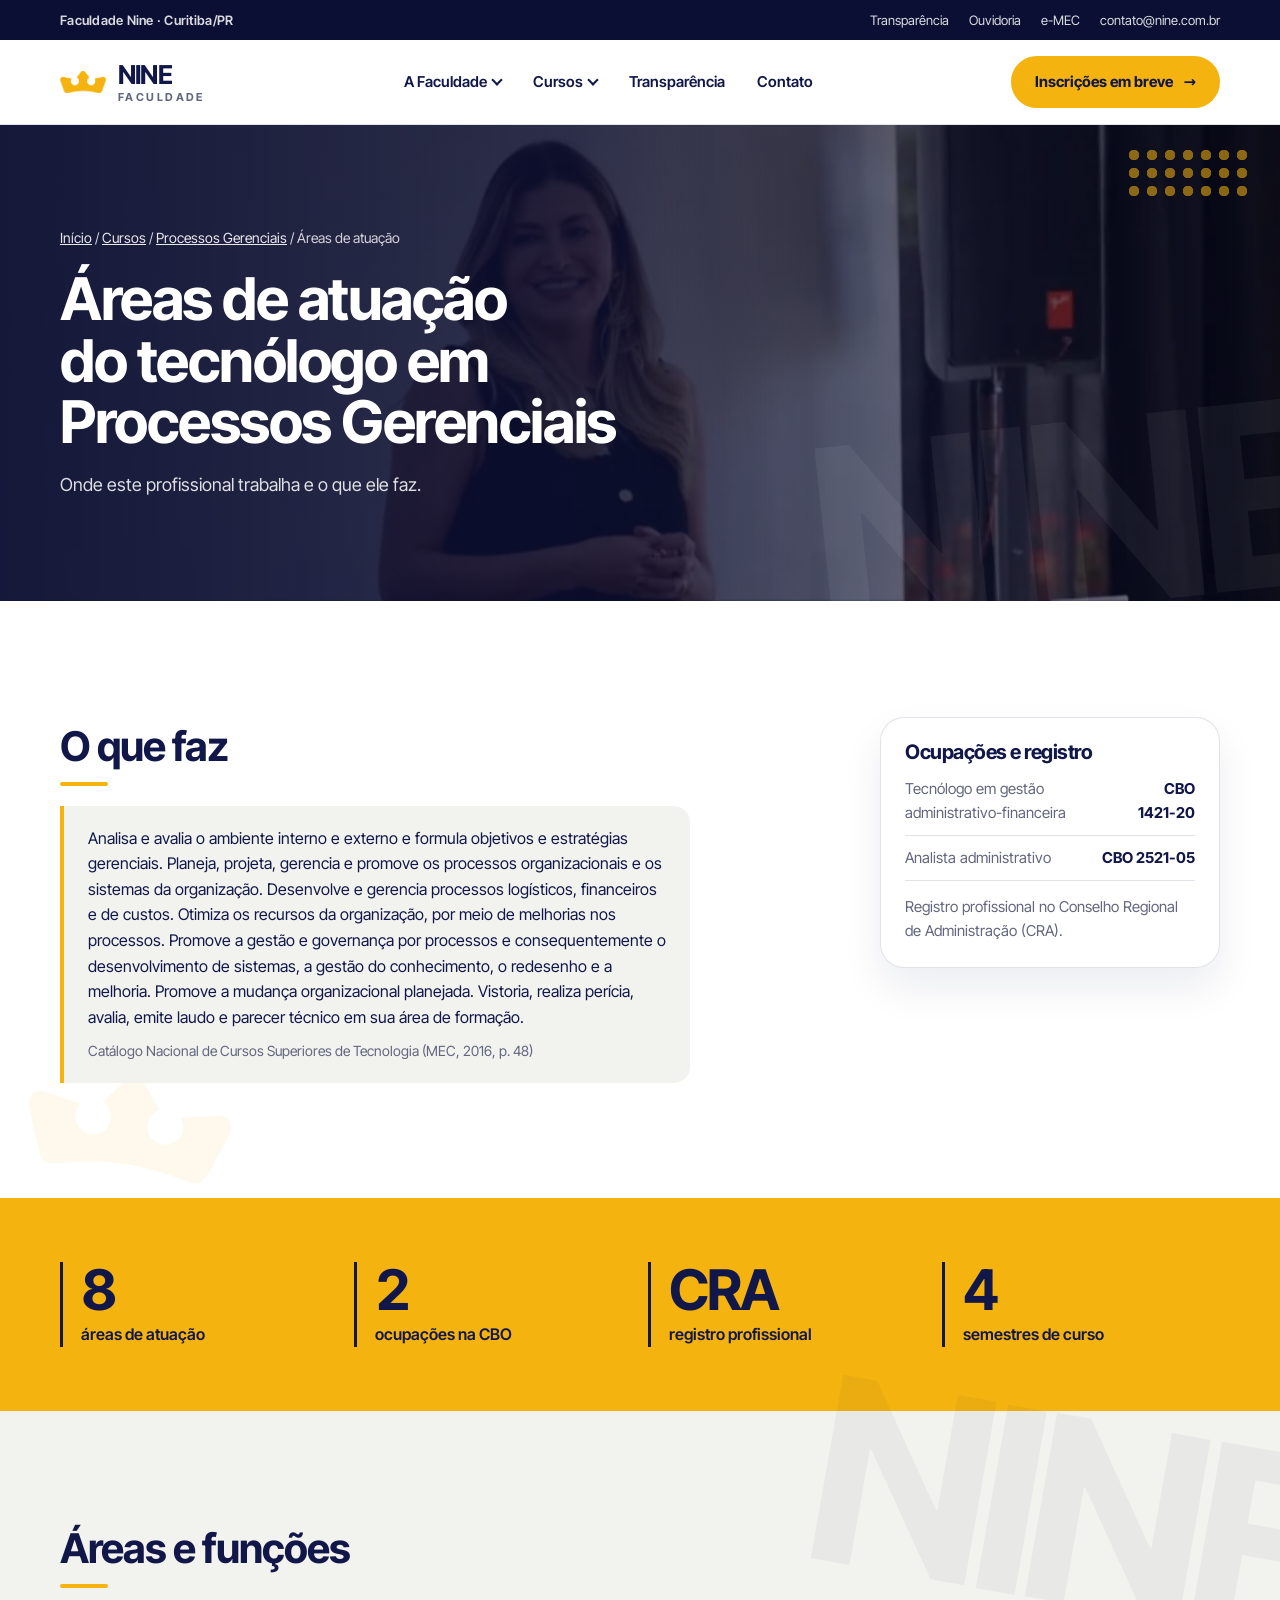
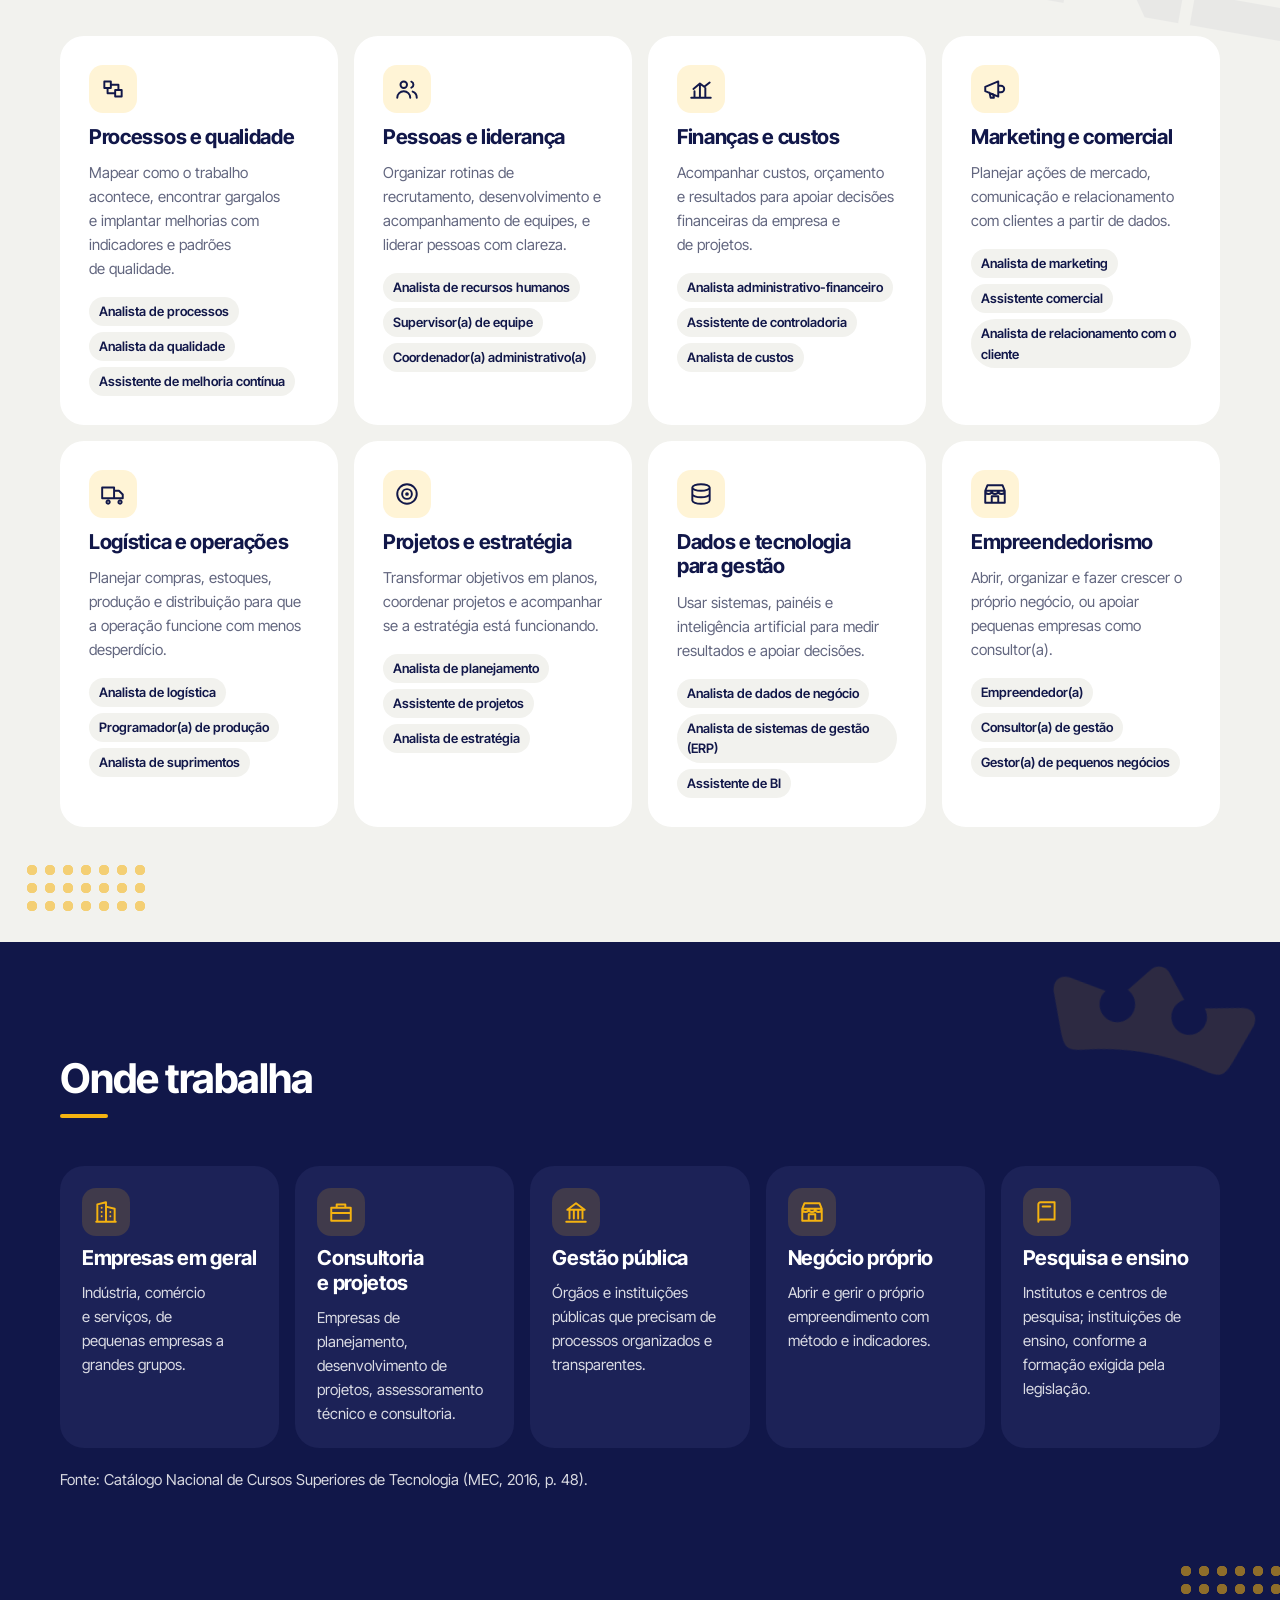
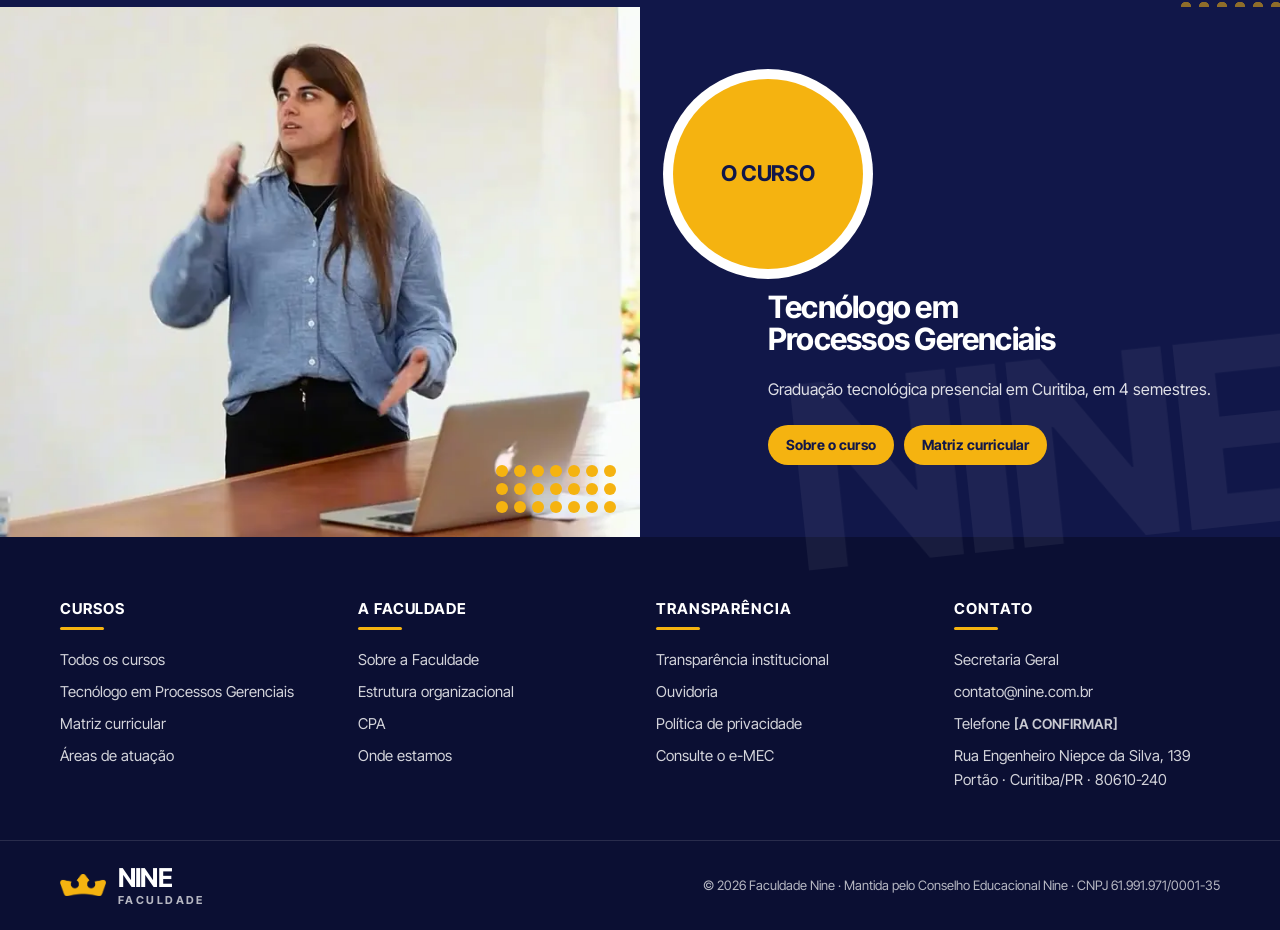
<file: cursos/processos-gerenciais/areas-de-atuacao/index.html>
<!doctype html>
<html lang="pt-BR">
<head>
  <meta charset="utf-8">
  <meta name="viewport" content="width=device-width, initial-scale=1">
  <title>Áreas de atuação do tecnólogo em Processos Gerenciais | Faculdade Nine</title>
  <meta name="description" content="Onde trabalha e o que faz o tecnólogo em Processos Gerenciais: áreas, funções, ocupações na CBO e registro profissional.">
  <meta property="og:type" content="website">
  <meta property="og:locale" content="pt_BR">
  <meta property="og:title" content="Áreas de atuação do tecnólogo em Processos Gerenciais | Faculdade Nine">
  <meta property="og:description" content="Onde trabalha e o que faz o tecnólogo em Processos Gerenciais: áreas, funções, ocupações na CBO e registro profissional.">
  <link rel="icon" type="image/png" href="/assets/logo/crown.png">
  <link rel="preload" as="font" type="font/woff2" href="/assets/fonts/inter-tight-latin.woff2" crossorigin>
  <script>document.documentElement.classList.add("js")</script>
  <style id="css">:root{--navy:#111749;--navy-90:#1C2257;--navy-deep:#0B0F33;--gold:#F5B310;--gold-soft:#FFF4D6;--paper:#FAFAF7;--paper-2:#F2F2EE;--white:#FFFFFF;--ink:#111749;--ink-muted:#62667F;--line:rgba(17,23,73,.12);--font:"Inter Tight",system-ui,-apple-system,"Segoe UI",sans-serif;--fs-display:clamp(2.75rem,7vw,6rem);--fs-h1:clamp(2.25rem,4.6vw,4rem);--fs-h2:clamp(1.75rem,3.2vw,2.75rem);--fs-h3:clamp(1.125rem,1.6vw,1.375rem);--fs-body:clamp(1rem,1.05vw,1.0625rem);--fs-label:.8125rem;--max:1240px;--margin:clamp(16px,4vw,40px);--r:16px;--r-lg:24px;--r-pill:999px;--space:clamp(64px,9vw,120px);--header-h:84px}@font-face{font-family:"Inter Tight";font-style:normal;font-weight:400 700;font-display:swap;src:url("/assets/fonts/inter-tight-latin.woff2") format("woff2")}*,*::before,*::after{box-sizing:border-box}*{margin:0}html{scroll-behavior:smooth;scroll-padding-top:calc(var(--header-h) + 16px);overflow-y:scroll;-webkit-text-size-adjust:100%}body{font-family:var(--font);font-size:var(--fs-body);line-height:1.6;color:var(--ink);background:var(--white);-webkit-font-smoothing:antialiased;overflow-x:clip}img,svg,iframe{display:block;max-width:100%}ul,ol{list-style:none;padding:0}a{color:inherit}button,input,select,textarea{font:inherit;color:inherit}h1,h2,h3,h4{font-weight:700;letter-spacing:-0.025em;line-height:1.05;text-wrap:balance}h1{font-size:var(--fs-h1)}h2{font-size:var(--fs-h2)}h3{font-size:var(--fs-h3);line-height:1.2;letter-spacing:-0.015em}p{text-wrap:pretty}[hidden]{display:none !important}:focus{outline:2px solid var(--navy);outline-offset:3px}.is-dark :focus,.footer :focus,.topbar :focus,.menu :focus{outline-color:var(--gold)}@media (prefers-reduced-motion:reduce){html{scroll-behavior:auto}*,*::before,*::after{transition-duration:.01ms !important}}.sr-only{position:absolute;width:1px;height:1px;padding:0;margin:-1px;overflow:hidden;clip-path:inset(50%);white-space:nowrap;border:0}.a11y-bar a{position:absolute;left:16px;top:-100px;z-index:100;background:var(--navy);color:#fff;padding:12px 16px;border-radius:8px}.a11y-bar a:focus{top:16px}.noscript{padding:12px 16px;background:var(--navy);color:#fff;text-align:center}.container{width:100%;max-width:var(--max);margin-inline:auto;padding-inline:var(--margin)}.section{position:relative;padding-block:var(--space);overflow-x:clip}.section--tint{background:var(--paper-2)}.is-dark{background:var(--navy);color:#fff}.is-dark .lead,.is-dark p{color:rgba(255,255,255,.84)}.is-dark a{color:var(--gold)}.lead{font-size:clamp(1.0625rem,1.4vw,1.25rem);line-height:1.55;color:var(--ink-muted)}.note{font-size:.9375rem;color:var(--ink-muted)}.tbc{font-size:.875rem;font-weight:600;color:var(--ink-muted)}.is-dark .tbc,.footer .tbc{color:rgba(255,255,255,.78)}.head{display:grid;gap:14px;max-width:760px;margin-bottom:clamp(28px,4vw,48px)}.head h2::after,.h-small::after{content:"";display:block;width:48px;height:4px;margin-top:14px;border-radius:2px;background:var(--gold)}.head--center h2::after{margin-inline:auto}.h-small{margin-bottom:8px;font-size:1.25rem}.disc__meta span + span::before{content:"·";margin-right:6px}.head--center{margin-inline:auto;text-align:center;justify-items:center}.crown{display:inline-block;aspect-ratio:214 / 101;background:url("/assets/logo/crown.png") center / contain no-repeat}.section>.container{position:relative;z-index:1}.dots{position:absolute;z-index:2;display:grid;grid-template-columns:repeat(7,12px);gap:6px;pointer-events:none}.dots i{width:12px;height:12px;border-radius:50%;background:var(--gold)}.btn{display:inline-flex;align-items:center;justify-content:center;gap:10px;min-height:48px;padding:12px 22px;border-radius:var(--r-pill);border:2px solid var(--navy);background:var(--navy);color:#fff;font-weight:700;font-size:.9375rem;text-decoration:none;cursor:pointer;transition:background-color .2s,color .2s,border-color .2s}.btn:hover{background:var(--navy-90);border-color:var(--navy-90)}.btn--gold{background:var(--gold);border-color:var(--gold);color:var(--navy)}.btn--gold:hover{background:#FFC22E;border-color:#FFC22E}.btn--outline{background:transparent;color:var(--navy)}.btn--outline:hover{background:var(--navy);color:#fff}.is-dark .btn--outline,.hero .btn--outline{border-color:#fff;color:#fff}.is-dark .btn--outline:hover,.hero .btn--outline:hover{background:#fff;color:var(--navy)}.is-dark .btn--gold{color:var(--navy)}.btn-row{display:flex;flex-wrap:wrap;gap:12px}.pill{display:inline-flex;align-items:center;min-height:40px;padding:8px 18px;border-radius:var(--r-pill);background:var(--navy);color:#fff;font-size:.875rem;font-weight:700;text-decoration:none;letter-spacing:.01em}.pill:hover{background:var(--navy-90)}.pills{display:flex;flex-wrap:wrap;gap:10px}.split--gold .pill{background:var(--navy);color:#fff}.split--navy .pill{background:var(--gold);color:var(--navy)}.split--navy .pill:hover{background:#FFC22E}.topbar{background:var(--navy-deep);color:rgba(255,255,255,.85);font-size:.8125rem}.topbar .container{display:flex;justify-content:space-between;align-items:center;gap:16px;min-height:40px}.topbar ul{display:flex;flex-wrap:wrap;gap:4px 20px}.topbar a{text-decoration:none;color:rgba(255,255,255,.85)}.topbar a:hover{color:var(--gold)}.topbar__place{font-weight:600;letter-spacing:.02em}.header{position:sticky;top:0;z-index:50;background:rgba(255,255,255,.96);border-bottom:1px solid var(--line)}.header .container{display:flex;align-items:center;justify-content:space-between;gap:24px;min-height:var(--header-h)}.brand{display:flex;align-items:center;gap:12px;text-decoration:none;color:var(--navy)}.brand .crown{width:46px}.brand__name{display:grid;line-height:1}.brand__name b{font-size:1.625rem;font-weight:700;letter-spacing:-0.03em}.brand__name small{margin-top:4px;font-size:.6875rem;font-weight:700;letter-spacing:.22em;text-transform:uppercase;color:var(--ink-muted)}.brand__sep{width:1px;height:36px;background:var(--line)}.mainnav>ul{display:flex;align-items:center;gap:4px}.mainnav a,.mainnav summary{display:flex;align-items:center;gap:6px;padding:10px 14px;border-radius:10px;font-size:.9375rem;font-weight:600;text-decoration:none;color:var(--navy);cursor:pointer;list-style:none}.mainnav summary::-webkit-details-marker{display:none}.mainnav a:hover,.mainnav summary:hover{background:var(--paper-2)}.mainnav a[aria-current="page"]{box-shadow:inset 0 -3px 0 var(--gold);border-radius:10px 10px 0 0}.mainnav summary::after{content:"";width:8px;height:8px;border-right:2px solid currentColor;border-bottom:2px solid currentColor;transform:translateY(-2px) rotate(45deg)}.dd{position:relative}.dd[open] summary::after{transform:translateY(2px) rotate(-135deg)}.dd__panel{position:absolute;top:calc(100% + 10px);left:0;z-index:60;min-width:300px;padding:10px;background:#fff;border:1px solid var(--line);border-radius:var(--r);box-shadow:0 18px 40px rgba(17,23,73,.14)}.dd__panel a{padding:10px 12px;font-weight:500}.header__cta{flex:none}.burger{display:none;width:48px;height:48px;border:0;border-radius:12px;background:var(--navy);cursor:pointer;place-content:center;gap:6px}.burger span[aria-hidden]{display:block;width:20px;height:2px;background:#fff;border-radius:2px}.menu{position:fixed;inset:0;z-index:70;overflow-y:auto;background:var(--navy);color:#fff;padding:88px var(--margin) 40px}.menu__close{position:absolute;top:18px;right:var(--margin);width:48px;height:48px;border-radius:12px;border:1px solid rgba(255,255,255,.3);background:none;color:#fff;font-size:1.75rem;cursor:pointer}.menu a{display:block;padding:10px 0;font-size:1.375rem;font-weight:700;text-decoration:none}.menu .menu__sub a{padding:6px 0 6px 16px;font-size:1.0625rem;font-weight:500;color:rgba(255,255,255,.85)}.menu .btn{display:flex;width:100%;margin-top:28px;padding:14px 24px;font-size:1.0625rem}@media (max-width:1100px){.mainnav,.header__cta{display:none}.burger{display:grid}.brand__sep,.topbar__place{display:none}}.hero{position:relative;overflow:hidden;background:var(--navy);color:#fff;isolation:isolate}.hero .container{display:grid;grid-template-columns:1.05fr .95fr;align-items:center;gap:clamp(24px,4vw,56px);min-height:clamp(520px,72vh,680px);padding-block:48px}.hero__text{display:grid;gap:22px;position:relative;z-index:2}.hero__title{font-size:var(--fs-display);line-height:.92;letter-spacing:-0.04em;text-transform:uppercase}.hero__title span{display:block;color:var(--gold)}.hero .lead{color:rgba(255,255,255,.86);max-width:46ch}.hero__media{position:relative;align-self:stretch}.hero__img{position:absolute;inset:0 0 0 0;border-radius:0 0 0 220px;overflow:hidden}.hero__img img{width:100%;height:100%;object-fit:cover}.hero__ring{position:absolute;right:-120px;top:-160px;width:420px;height:420px;border-radius:50%;border:48px solid rgba(245,179,16,.14);z-index:-1}@media (max-width:900px){.hero .container{grid-template-columns:1fr;min-height:0;padding-bottom:0}.hero__media{min-height:300px;margin-inline:calc(var(--margin) * -1)}.hero__img{border-radius:120px 0 0 0}}.facts-bar{background:var(--gold);color:var(--navy)}.facts-bar ul{display:grid;grid-template-columns:repeat(4,1fr)}.facts-bar li{padding:18px 16px;display:grid;gap:2px;border-left:1px solid rgba(17,23,73,.18)}.facts-bar li:first-child{border-left:0;padding-left:0}.facts-bar b{font-size:clamp(1.25rem,2vw,1.625rem);letter-spacing:-0.02em;line-height:1.1}.facts-bar span{font-size:.875rem;font-weight:600}@media (max-width:900px){.facts-bar ul{grid-template-columns:1fr 1fr}.facts-bar li:nth-child(3){border-left:0;padding-left:0}.facts-bar li:nth-child(n+3){border-top:1px solid rgba(17,23,73,.18)}}.carousel__track{display:grid}.slide{grid-area:1 / 1;opacity:0;visibility:hidden;transition:opacity .8s ease,visibility 0s .8s}.slide.is-active{opacity:1;visibility:visible;transition:opacity .8s ease}.carousel:not(.is-ready) .slide:not(.is-active) .hero__img{display:none}.slide:not(.is-active) .hero__img img,.slide:not(.is-active) .hero__text>*{animation:none}.carousel__ctrl{position:absolute;z-index:3;left:0;right:0;bottom:clamp(16px,3vw,32px);max-width:var(--max);margin-inline:auto;padding-inline:var(--margin);pointer-events:none}.carousel__ctrl>div{display:inline-flex;align-items:center;gap:4px;padding:4px;border-radius:var(--r-pill);background:rgba(11,15,51,.78);pointer-events:auto}html:not(.js) .carousel__ctrl{display:none}.carousel__btn{display:grid;place-items:center;width:40px;height:40px;border:0;border-radius:50%;background:transparent;color:#fff;font:inherit;font-size:1.625rem;line-height:1;cursor:pointer;transition:background-color .2s}.carousel__btn:hover{background:rgba(255,255,255,.16)}.carousel__play::before{content:"";width:12px;height:14px;border-inline:4px solid #fff;box-sizing:border-box}.carousel.is-stopped .carousel__play::before{width:0;height:0;border:0;border-block:8px solid transparent;border-left:13px solid #fff;margin-left:3px}.carousel__dot{position:relative;width:40px;height:40px;border:0;background:none;cursor:pointer}.carousel__dot::before,.carousel__dot::after{content:"";position:absolute;left:0;right:0;top:50%;height:4px;margin-top:-2px;border-radius:4px;background:rgba(255,255,255,.45)}.carousel__dot::after{background:var(--gold);transform:scaleX(0);transform-origin:left}.carousel__dot[aria-current]::after{transform:none}.js .carousel:not(.is-stopped) .carousel__dot[aria-current]::after{animation:slide-time 7s linear}.carousel:hover .carousel__dot::after,.carousel:focus-within .carousel__dot::after{animation-play-state:paused}@keyframes slide-time{from{transform:scaleX(0)}}@media (max-width:900px){.carousel .hero__media{min-height:320px}}.courses{display:grid;grid-template-columns:minmax(0,.8fr) minmax(0,1.4fr);gap:clamp(24px,5vw,72px);align-items:center}.courses__intro{display:grid;justify-items:start}.courses__list{display:grid;gap:20px}.course-card{position:relative;display:grid;grid-template-columns:minmax(0,.9fr) minmax(0,1.1fr);overflow:hidden;border-radius:var(--r-lg);background:#fff;border:1px solid var(--line);transition:transform .35s cubic-bezier(.2,.7,.2,1),box-shadow .35s}.course-card:hover{transform:translateY(-4px);box-shadow:0 18px 36px rgba(17,23,73,.12)}.course-card:focus-within{outline:3px solid var(--navy);outline-offset:3px}.course-card__photo{position:relative;min-height:260px;overflow:hidden}.course-card__photo img{position:absolute;inset:0;width:100%;height:100%;object-fit:cover;transition:transform 1.2s cubic-bezier(.2,.7,.2,1)}.course-card:hover .course-card__photo img{transform:scale(1.06)}.course-card__body{display:grid;align-content:center;gap:12px;padding:clamp(22px,3vw,36px)}.course-card__grau{justify-self:start;padding:4px 12px;border-radius:var(--r-pill);background:var(--gold-soft);font-size:.8125rem;font-weight:700;color:var(--navy)}.course-card h3{font-size:clamp(1.5rem,2.4vw,2rem)}.course-card h3 a{color:var(--navy);text-decoration:none}.course-card h3 a::after{content:"";position:absolute;inset:0}.course-card p{color:var(--ink-muted)}.course-card__meta{display:flex;flex-wrap:wrap;gap:8px 20px;font-size:.9375rem;font-weight:600;color:var(--navy)}.course-card__meta li{display:flex;align-items:center;gap:8px}.course-card__meta .icon{width:32px;height:32px;border-radius:9px}.course-card__meta .icon svg{width:18px;height:18px}.course-card__go{justify-self:start;display:inline-flex;gap:8px;padding-bottom:2px;border-bottom:2px solid var(--gold);font-weight:700;color:var(--navy)}.course-card__go::after{content:"→";transition:transform .25s}.course-card:hover .course-card__go::after{transform:translateX(4px)}.courses__list--page .course-card__photo{min-height:320px}@media (max-width:900px){.courses,.course-card{grid-template-columns:1fr}.course-card__photo{min-height:220px}}.statement{display:grid;grid-template-columns:1fr 1.6fr;gap:clamp(24px,5vw,72px);align-items:start}.statement h2{font-size:clamp(1.5rem,2.6vw,2.25rem);text-transform:uppercase;letter-spacing:-0.01em;line-height:1.1}.statement h2::after{content:"";display:block;width:56px;height:4px;margin-top:18px;border-radius:4px;background:var(--gold)}.statement .prose{display:grid;gap:14px;color:var(--ink-muted)}.statement .prose strong{color:var(--navy)}@media (max-width:800px){.statement{grid-template-columns:1fr}}.split{position:relative;display:grid;grid-template-columns:1fr 1fr;min-height:380px}.split__photo{position:relative;overflow:hidden}.split__photo img{position:absolute;inset:0;width:100%;height:100%;object-fit:cover}.split__photo .dots{right:24px;bottom:24px}.split__body{position:relative;display:grid;align-content:center;gap:22px;padding:clamp(40px,6vw,72px) clamp(24px,5vw,72px) clamp(40px,6vw,72px) clamp(96px,10vw,150px)}.split--navy .split__body{background:var(--navy);color:#fff}.split--gold .split__body{background:var(--gold);color:var(--navy)}.split--paper .split__body{background:var(--paper-2)}.split__body p{max-width:52ch}.split--navy .split__body p{color:rgba(255,255,255,.86)}.seal{position:absolute;left:0;top:50%;z-index:3;transform:translate(-50%,-50%);display:grid;place-items:center;width:clamp(150px,15vw,190px);aspect-ratio:1;padding:20px;border-radius:50%;background:var(--gold);color:var(--navy);text-align:center;box-shadow:0 0 0 10px #fff;isolation:isolate;font-size:clamp(1.125rem,1.7vw,1.5rem);font-weight:700;line-height:1;letter-spacing:-0.01em;text-transform:uppercase}.split .split__body .seal{color:var(--navy)}.split--gold .split__body .seal{background:var(--navy);color:#fff}.split--rev .split__photo{order:2}.split--rev .split__body{padding:clamp(40px,6vw,72px) clamp(96px,10vw,150px) clamp(40px,6vw,72px) clamp(24px,5vw,72px)}.split--rev .seal{left:auto;right:0;transform:translate(50%,-50%)}.split h2{font-size:clamp(1.5rem,2.4vw,2rem)}@media (max-width:900px){.split{grid-template-columns:1fr}.split__photo{min-height:260px}.split--rev .split__photo{order:0}.split__body,.split--rev .split__body{padding:96px var(--margin) 48px}.seal,.split--rev .seal{left:50%;right:auto;top:0;transform:translate(-50%,-50%);width:140px}}.grid{display:grid;gap:16px}.grid--2{grid-template-columns:repeat(2,minmax(0,1fr))}.grid--3{grid-template-columns:repeat(3,minmax(0,1fr))}.grid--4{grid-template-columns:repeat(4,minmax(0,1fr))}.card{position:relative;display:grid;align-content:start;gap:10px;padding:clamp(20px,2.4vw,28px);background:#fff;border:1px solid var(--line);border-radius:var(--r-lg)}.section--tint .card{border-color:transparent}.card h3{color:var(--navy)}.card p{color:var(--ink-muted);font-size:.9375rem}.tags{display:flex;flex-wrap:wrap;gap:6px;margin-top:4px}.tags li{padding:4px 10px;border-radius:var(--r-pill);background:var(--paper-2);font-size:.8125rem;font-weight:600;color:var(--navy)}@media (max-width:1000px){.grid--4{grid-template-columns:repeat(2,minmax(0,1fr))}.grid--3{grid-template-columns:repeat(2,minmax(0,1fr))}}@media (max-width:640px){.grid--2,.grid--3,.grid--4{grid-template-columns:1fr}}.soon{display:grid;grid-template-columns:1.2fr 1fr;gap:24px;align-items:stretch}.soon__box{display:grid;gap:14px;align-content:start;padding:clamp(24px,3vw,40px);border-radius:var(--r-lg);background:#fff;color:var(--navy)}@media (max-width:800px){.soon{grid-template-columns:1fr}}.place{display:grid;grid-template-columns:1fr 1.4fr;gap:24px;align-items:stretch}.place__info{display:grid;gap:14px;align-content:center}.place__info address{font-style:normal;font-size:1.125rem;font-weight:600;color:var(--navy)}.map{min-height:340px;border-radius:var(--r-lg);overflow:hidden;border:1px solid var(--line);background:var(--paper-2)}.map iframe{width:100%;height:100%;min-height:340px;border:0}@media (max-width:800px){.place{grid-template-columns:1fr}}.emec-band{display:grid;grid-template-columns:1fr 1fr}.emec-band>div{display:grid;gap:16px;justify-items:center;align-content:center;padding:clamp(40px,6vw,64px) var(--margin);text-align:center}.emec-band>div + div{background:var(--paper-2)}.emec-card{display:flex;align-items:center;gap:18px;padding:16px 20px;border:2px dashed var(--line);border-radius:var(--r);text-align:left}.emec-qr{flex:none;display:grid;place-items:center;width:84px;height:84px;border-radius:10px;background:#fff;border:1px solid var(--line);font-weight:700;color:var(--ink-muted)}@media (max-width:800px){.emec-band{grid-template-columns:1fr}}.page-hero{position:relative;overflow:hidden;background:var(--navy);color:#fff;isolation:isolate}.page-hero__bg{position:absolute;inset:0;z-index:-2}.page-hero__bg img{width:100%;height:100%;object-fit:cover}.page-hero::before{content:"";position:absolute;inset:0;z-index:-1;background:linear-gradient(90deg,rgba(11,15,51,.94) 0%,rgba(11,15,51,.82) 45%,rgba(11,15,51,.35) 100%)}.page-hero .container{display:grid;gap:18px;padding-block:clamp(56px,8vw,104px)}.crumbs{font-size:.875rem;color:rgba(255,255,255,.8)}.crumbs a{color:rgba(255,255,255,.9)}.page-hero h1{max-width:18ch}.page-hero .lead{max-width:58ch;color:rgba(255,255,255,.86)}.course-layout{display:grid;grid-template-columns:minmax(0,1fr) 340px;gap:clamp(24px,4vw,56px);align-items:start}.aside-box{position:sticky;top:calc(var(--header-h) + 24px);display:grid;gap:14px;padding:24px;border-radius:var(--r-lg);background:#fff;border:1px solid var(--line);box-shadow:0 20px 40px rgba(17,23,73,.08)}.aside-box h2{font-size:1.25rem}.aside-box dl{display:grid;gap:10px}.aside-box dl div{display:flex;justify-content:space-between;gap:12px;padding-bottom:10px;border-bottom:1px solid var(--line);font-size:.9375rem}.aside-box dt{color:var(--ink-muted)}.aside-box dd{margin:0;font-weight:700;text-align:right}@media (max-width:1000px){.course-layout{grid-template-columns:1fr}.aside-box{position:static}}.prose{display:grid;gap:16px;max-width:70ch}.prose h2{margin-top:8px}.quote{padding:20px 24px;border-left:4px solid var(--gold);border-radius:0 var(--r) var(--r) 0;background:var(--paper-2);color:var(--navy)}.quote cite{display:block;margin-top:10px;font-size:.875rem;font-style:normal;color:var(--ink-muted)}.disc{display:grid;grid-template-columns:repeat(2,minmax(0,1fr));gap:12px;padding:0 24px 24px}.disc li{display:grid;gap:8px;align-content:start;padding:18px;border-radius:var(--r);background:var(--paper-2)}.disc h3{font-size:1.0625rem}.disc__meta{display:flex;flex-wrap:wrap;gap:6px;font-size:.75rem;font-weight:700;letter-spacing:.04em;text-transform:uppercase;color:var(--ink-muted)}.disc__do{font-size:.9375rem;color:var(--navy)}.disc__do b{display:block;font-size:.75rem;letter-spacing:.08em;text-transform:uppercase;color:var(--ink-muted)}@media (max-width:700px){.disc{grid-template-columns:1fr;padding:0 16px 16px}}.steps{display:grid;grid-template-columns:repeat(4,minmax(0,1fr));gap:16px;counter-reset:s}.steps li{display:grid;gap:10px;align-content:start;padding:24px;border-radius:var(--r-lg);background:var(--navy-90);color:#fff}.steps b{display:grid;place-items:center;width:44px;height:44px;border-radius:50%;background:var(--gold);color:var(--navy);font-size:1.125rem}.steps h3{color:#fff}.steps p{color:rgba(255,255,255,.8);font-size:.9375rem}@media (max-width:1000px){.steps{grid-template-columns:repeat(2,minmax(0,1fr))}}@media (max-width:600px){.steps{grid-template-columns:1fr}}.facts{display:grid;grid-template-columns:repeat(2,minmax(0,1fr));gap:0 32px}.fact{padding:16px 0;border-top:1px solid var(--line)}.fact dt{font-size:var(--fs-label);font-weight:700;letter-spacing:.08em;text-transform:uppercase;color:var(--ink-muted)}.fact dd{margin:4px 0 0;font-weight:600;color:var(--navy)}.is-dark .fact{border-top-color:rgba(255,255,255,.16)}.is-dark .fact dt{color:var(--gold)}.is-dark .fact dd{color:#fff}@media (max-width:640px){.facts{grid-template-columns:1fr}}.faq{border-top:1px solid var(--line)}.faq details{border-bottom:1px solid var(--line);overflow:hidden}.faq summary{display:flex;justify-content:space-between;align-items:center;gap:20px;padding:20px 0;cursor:pointer;list-style:none;font-size:1.0625rem;font-weight:700;color:var(--navy)}.faq summary::-webkit-details-marker{display:none}.faq summary::after{content:"+";flex:none;display:grid;place-items:center;width:32px;height:32px;border-radius:50%;background:var(--gold);color:var(--navy);font-weight:600}.faq details[open] summary::after{content:"−";background:var(--navy);color:#fff}.faq details>div{padding:0 48px 20px 0;color:var(--ink-muted)}.docs{border-top:1px solid var(--line)}.doc{display:grid;grid-template-columns:minmax(0,1fr) auto 170px;gap:8px 24px;align-items:center;padding:18px 0;border-bottom:1px solid var(--line)}.doc h3{font-size:1.0625rem}.doc h3 a{color:var(--navy);text-decoration-color:var(--gold);text-decoration-thickness:2px;text-underline-offset:4px}.doc__main p{margin-top:2px;font-size:.9375rem;color:var(--ink-muted)}.doc__date{font-size:.875rem;color:var(--ink-muted);text-align:right}.status{justify-self:start;padding:6px 12px;border-radius:var(--r-pill);font-size:.8125rem;font-weight:700;white-space:nowrap}.status--publicado{background:var(--navy);color:#fff}.status--em-aprovacao{background:var(--gold-soft);color:#6B4E00}.status--a-publicar,.status--sem-registro{background:var(--paper-2);color:var(--ink-muted)}@media (max-width:760px){.doc{grid-template-columns:1fr}.doc__date{text-align:left}}.timeline{display:grid;grid-template-columns:repeat(4,minmax(0,1fr));gap:16px}.timeline li{padding:22px;border-radius:var(--r-lg);background:var(--navy-90)}.timeline b{display:block;margin-bottom:8px;font-size:1.125rem;color:var(--gold)}.timeline p{color:rgba(255,255,255,.82);font-size:.9375rem}@media (max-width:1000px){.timeline{grid-template-columns:repeat(2,minmax(0,1fr))}}@media (max-width:600px){.timeline{grid-template-columns:1fr}}.form{display:grid;gap:18px}.form fieldset{display:grid;grid-template-columns:1fr 1fr;gap:16px;min-width:0;margin:0;padding:0;border:0}.form legend{grid-column:1 / -1;padding-bottom:4px;font-size:var(--fs-label);font-weight:700;letter-spacing:.1em;text-transform:uppercase;color:var(--gold)}.field{display:grid;gap:6px;align-content:start}.field--full{grid-column:1 / -1}.field label{font-size:.9375rem;font-weight:600}.field .opt{font-weight:400;opacity:.75}.field input:not([type="checkbox"]),.field select,.field textarea{width:100%;min-height:50px;padding:12px 14px;border-radius:12px;border:1px solid rgba(255,255,255,.25);background:var(--navy-90);color:#fff}.form--light .field input:not([type="checkbox"]),.form--light .field select,.form--light .field textarea{border-color:var(--line);background:#fff;color:var(--navy)}.form--light legend{color:var(--navy)}.field select option{color:var(--navy);background:#fff}.field--check{display:flex;gap:12px;align-items:flex-start}.field--check input{width:22px;height:22px;margin-top:2px;flex:none;accent-color:var(--gold)}.field--hp{display:none}.form__status:not(:empty){padding:12px 16px;border-radius:12px;background:rgba(255,255,255,.1)}.form--light .form__status:not(:empty){background:var(--paper-2)}@media (max-width:640px){.form fieldset{grid-template-columns:1fr}}.footer{background:var(--navy-deep);color:rgba(255,255,255,.82);font-size:.9375rem}.footer__cols{display:grid;grid-template-columns:repeat(4,minmax(0,1fr));gap:32px;padding-block:64px 48px}.footer h2{margin-bottom:18px;font-size:.9375rem;text-transform:uppercase;letter-spacing:.06em;color:#fff}.footer h2::after{content:"";display:block;width:44px;height:3px;margin-top:10px;border-radius:3px;background:var(--gold)}.footer li + li{margin-top:8px}.footer a{color:rgba(255,255,255,.82);text-decoration:none}.footer a:hover{color:var(--gold);text-decoration:underline}.footer address{font-style:normal}.footer__bottom{border-top:1px solid rgba(255,255,255,.12)}.footer__bottom .container{display:flex;flex-wrap:wrap;justify-content:space-between;align-items:center;gap:16px;padding-block:24px;font-size:.8125rem;color:rgba(255,255,255,.7)}.footer .brand{color:#fff}.footer .brand__name small{color:rgba(255,255,255,.7)}@media (max-width:900px){.footer__cols{grid-template-columns:1fr 1fr}}@media (max-width:520px){.footer__cols{grid-template-columns:1fr}}.wm{position:absolute;z-index:0;pointer-events:none}.wm--crown{width:clamp(140px,16vw,220px);aspect-ratio:214 / 101;background:url("/assets/logo/crown.png") center / contain no-repeat;opacity:.08}.wm--nine::before{content:"NINE"}.wm--nine{font-size:clamp(7rem,20vw,17rem);font-weight:700;line-height:.78;letter-spacing:-0.05em;color:var(--navy);opacity:.04;white-space:nowrap}.wm--dots{width:126px;height:54px;background:radial-gradient(circle at 6px 6px,var(--gold) 5px,transparent 5.5px) 0 0 / 18px 18px;opacity:.55}.is-dark .wm--nine,.page-hero .wm--nine,.split--navy .wm--nine{color:#fff;opacity:.05}.split--gold .wm--nine{color:var(--navy);opacity:.06}.is-dark .wm--crown{opacity:.12}.p-tl{top:24px;left:2%;--rot:-10deg}.p-tr{top:24px;right:2%;--rot:10deg}.p-bl{bottom:24px;left:2%;--rot:8deg}.p-br{bottom:-12px;right:-2%;--rot:-6deg}.wm{transform:rotate(var(--rot,0deg))}.wm--dots{--rot:0deg}.wm--nine.p-tr{top:0;right:-4%}.wm--nine.p-br{bottom:-3%;right:-4%}.split__body>.wm{z-index:0}.split__body>:not(.wm){position:relative;z-index:1}.hero>.wm,.page-hero>.wm{z-index:0}.hero .container,.page-hero .container{position:relative;z-index:1}@media (max-width:760px){.wm--crown{width:110px}.wm--dots{width:90px;height:36px}}.plain{display:grid;gap:12px}.plain li{padding-left:18px;border-left:3px solid var(--gold)}.plain b{color:var(--navy)}.is-dark .plain b{color:#fff}.plain--cols{grid-template-columns:repeat(2,minmax(0,1fr));gap:18px 32px;margin-bottom:20px}@media (max-width:700px){.plain--cols{grid-template-columns:1fr}}.soon__box dl{display:grid;gap:10px}.soon__box dl div{display:flex;justify-content:space-between;gap:12px;padding-bottom:10px;border-bottom:1px solid var(--line)}.soon__box dt{color:var(--ink-muted)}.soon__box dd{margin:0;font-weight:700;text-align:right}.soon__box .tbc{color:var(--ink-muted)}.section--tint .soon__box{border:1px solid var(--line);box-shadow:0 20px 40px rgba(17,23,73,.08)}:focus:not(:focus-visible){outline-color:transparent}.faq summary:focus-visible{outline-offset:-3px;border-radius:8px}.prose .head{margin-bottom:4px}.form-wrap{max-width:880px}.timeline + .note,.grid + .note{margin-top:20px}.icon{display:inline-grid;place-items:center;flex:none;width:48px;height:48px;border-radius:14px;background:var(--gold-soft);color:var(--navy)}.icon svg{width:26px;height:26px}.is-dark .icon,.split--navy .icon{background:rgba(245,179,16,.16);color:var(--gold)}.meta{display:flex;flex-wrap:wrap;gap:10px 28px;margin-top:4px;font-weight:600}.meta li{display:flex;align-items:center;gap:10px}.meta .icon{width:36px;height:36px;border-radius:10px;background:rgba(255,255,255,.12);color:var(--gold)}.meta .icon svg{width:20px;height:20px}.page-hero--course .container{padding-bottom:clamp(72px,9vw,120px)}@media (min-width:1001px){.aside-box--float{margin-top:calc(var(--space) * -1 - 120px)}}.tabs__list{display:flex;flex-wrap:wrap;gap:8px;margin-bottom:20px}.tabs__list [role="tab"]{min-height:44px;padding:10px 20px;border-radius:var(--r-pill);border:1px solid var(--line);background:#fff;font-weight:700;color:var(--navy);cursor:pointer;transition:background-color .25s,color .25s,border-color .25s,transform .25s}.tabs__list [role="tab"]:hover{border-color:var(--navy);transform:translateY(-1px)}.tabs__list [role="tab"][aria-selected="true"]{background:var(--navy);border-color:var(--navy);color:#fff}.tabs__panel{border-radius:var(--r-lg);background:#fff;border:1px solid var(--line);padding:24px}.tabs__panel + .tabs__panel{margin-top:16px}.js .tabs__panel + .tabs__panel{margin-top:0}.tabs__panel.is-active{animation:panel-in .45s cubic-bezier(.2,.7,.2,1)}@keyframes panel-in{from{opacity:0;transform:translateY(10px)}}.tabs__count{margin-bottom:14px;font-size:.875rem;font-weight:700;color:var(--ink-muted)}.tabs__panel .disc{padding:0}.tabs--v{display:grid;grid-template-columns:300px minmax(0,1fr);gap:20px;align-items:start}.tabs--v .tabs__list{flex-direction:column;flex-wrap:nowrap;margin:0}.tabs--v [role="tab"]{justify-content:flex-start;text-align:left;border-radius:12px;display:flex;align-items:center}.tabs--v [role="tab"]::after{content:"›";margin-left:auto;font-size:1.25rem;line-height:1}.tabs--v .tabs__panel{display:grid;gap:12px;align-content:start;min-height:100%;background:var(--paper-2);border:0;padding:clamp(24px,3vw,36px)}.tabs--v .tabs__panel h4{margin-top:6px;font-size:.8125rem;letter-spacing:.08em;text-transform:uppercase;color:var(--ink-muted)}.tabs--v .tabs__panel .tags li{background:#fff}@media (max-width:900px){.tabs--v{grid-template-columns:1fr}.tabs--v .tabs__list{flex-direction:row;flex-wrap:wrap}.tabs--v [role="tab"]::after{content:none}}.head-row{display:flex;flex-wrap:wrap;align-items:end;justify-content:space-between;gap:16px;margin-bottom:clamp(28px,4vw,48px)}.head-row .head{margin-bottom:0}.journey{position:relative;display:grid;grid-template-columns:repeat(4,minmax(0,1fr));gap:24px}.journey::before{content:"";position:absolute;top:24px;left:24px;right:24px;height:2px;background:rgba(255,255,255,.18)}.journey li{position:relative;display:grid;gap:10px;align-content:start}.journey .icon{width:48px;height:48px;border-radius:50%;background:var(--gold);color:var(--navy);box-shadow:0 0 0 8px var(--navy)}.journey h3{margin-top:8px;color:#fff}@media (max-width:800px){.journey{grid-template-columns:1fr}.journey::before{top:24px;bottom:24px;left:24px;right:auto;width:2px;height:auto}.journey li{grid-template-columns:48px 1fr;column-gap:16px}.journey li>:not(.icon){grid-column:2}.journey h3{margin-top:0}}.band-gold{background:var(--gold);color:var(--navy)}.band-gold .head h2::after{background:var(--navy)}.why{display:grid;grid-template-columns:1fr 2fr;gap:clamp(24px,4vw,56px);align-items:start}.why__grid{display:grid;grid-template-columns:repeat(2,minmax(0,1fr));gap:16px}.why__grid .card{border:0}.why__grid .icon{background:var(--navy);color:var(--gold)}@media (max-width:900px){.why{grid-template-columns:1fr}}@media (max-width:560px){.why__grid{grid-template-columns:1fr}}.stats{position:relative;overflow-x:clip;padding-block:clamp(40px,6vw,64px)}.stats__list{position:relative;z-index:1;display:grid;grid-template-columns:repeat(4,minmax(0,1fr));gap:16px}.stats__list li{display:grid;gap:4px;padding-left:18px;border-left:3px solid var(--navy)}.stats__list b{font-size:clamp(2.25rem,4.5vw,3.5rem);line-height:1;letter-spacing:-0.04em;font-variant-numeric:tabular-nums}.stats__list span{font-weight:600}@media (max-width:760px){.stats__list{grid-template-columns:1fr 1fr;row-gap:28px}}.table-wrap{overflow-x:auto;border-radius:var(--r-lg);border:1px solid var(--line)}.compare{width:100%;min-width:560px;border-collapse:collapse;background:#fff}.compare th,.compare td{padding:16px 20px;text-align:left;vertical-align:top;border-top:1px solid var(--line)}.compare thead th{border-top:0;background:var(--navy);color:#fff;font-size:.9375rem}.compare thead th:nth-child(2){background:var(--gold);color:var(--navy)}.compare tbody th{width:22%;color:var(--navy)}.compare td{color:var(--ink-muted)}.compare td:first-of-type{color:var(--navy);font-weight:600;background:var(--gold-soft)}.faq-band{display:grid;grid-template-columns:1fr 1.4fr;gap:clamp(24px,5vw,64px);align-items:start}.is-dark .faq,.is-dark .faq details{border-color:rgba(255,255,255,.16)}.is-dark .faq summary{color:#fff}.is-dark .faq details>div,.is-dark .faq details>div p{color:rgba(255,255,255,.82)}@media (max-width:900px){.faq-band{grid-template-columns:1fr}}.card--area{gap:12px}.places{display:grid;grid-template-columns:repeat(5,minmax(0,1fr));gap:16px;margin-bottom:20px}.places li{display:grid;gap:10px;align-content:start;padding:22px;border-radius:var(--r-lg);background:var(--navy-90)}.places h3{color:#fff}.places p{font-size:.9375rem}@media (max-width:1100px){.places{grid-template-columns:repeat(3,minmax(0,1fr))}}@media (max-width:700px){.places{grid-template-columns:1fr}}.js [data-reveal]:not(.is-in){opacity:0;transform:translateY(28px);animation:reveal-failsafe 0s 3s forwards}.js [data-reveal]{transition:opacity .7s cubic-bezier(.2,.7,.2,1),transform .7s cubic-bezier(.2,.7,.2,1)}.js .grid>[data-reveal]:nth-child(2),.js .why__grid>[data-reveal]:nth-child(2){transition-delay:.08s}.js .grid>[data-reveal]:nth-child(3),.js .why__grid>[data-reveal]:nth-child(3){transition-delay:.16s}.js .grid>[data-reveal]:nth-child(4),.js .why__grid>[data-reveal]:nth-child(4){transition-delay:.24s}@keyframes reveal-failsafe{to{opacity:1;transform:none}}.js .split__body:not(.is-in) .seal{transform:translate(-50%,-50%) scale(.6) rotate(-20deg)}.js .split--rev .split__body:not(.is-in) .seal{transform:translate(50%,-50%) scale(.6) rotate(20deg)}.seal{transition:transform .9s cubic-bezier(.3,1.4,.5,1) .15s}.split__photo img{transition:transform 1.2s cubic-bezier(.2,.7,.2,1)}.split:hover .split__photo img{transform:scale(1.05)}.hero__img img,.page-hero__bg img{animation:hero-zoom 1.6s cubic-bezier(.2,.7,.2,1) both}.hero__text>*,.page-hero .container>*{animation:hero-up .9s cubic-bezier(.2,.7,.2,1) both}.hero__text>:nth-child(2),.page-hero .container>:nth-child(2){animation-delay:.08s}.hero__text>:nth-child(3),.page-hero .container>:nth-child(3){animation-delay:.16s}.page-hero .container>:nth-child(4){animation-delay:.24s}@keyframes hero-zoom{from{transform:scale(1.08)}}@keyframes hero-up{from{transform:translateY(24px)}}.dots,.wm--dots{animation:float 7s ease-in-out infinite}.wm--crown{animation:float 9s ease-in-out infinite}@keyframes float{50%{transform:rotate(var(--rot,0deg)) translateY(-10px)}}.btn{transition:background-color .25s,color .25s,border-color .25s,transform .25s,box-shadow .25s}.btn:hover{transform:translateY(-2px);box-shadow:0 10px 22px rgba(17,23,73,.18)}.btn:active{transform:translateY(0);box-shadow:none}.btn::after{content:"→";display:inline-block;transition:transform .25s}.btn:hover::after{transform:translateX(4px)}.burger::after,.menu__close::after{content:none}.pill{transition:background-color .25s,transform .25s}.pill:hover{transform:translateY(-2px)}.card{transition:transform .35s cubic-bezier(.2,.7,.2,1),box-shadow .35s,border-color .35s}.card:hover{transform:translateY(-4px);box-shadow:0 18px 36px rgba(17,23,73,.12)}.disc li{transition:background-color .25s}.disc li:hover{background:var(--gold-soft)}.mainnav a,.mainnav summary{transition:background-color .2s,box-shadow .25s}.dd__panel{animation:panel-in .25s cubic-bezier(.2,.7,.2,1)}.header{transition:box-shadow .3s}.header.is-scrolled{box-shadow:0 8px 24px rgba(17,23,73,.08)}.footer a{transition:color .2s}@media (prefers-reduced-motion:reduce){.js [data-reveal]:not(.is-in){opacity:1;transform:none}.hero__img img,.page-hero__bg img,.hero__text>*,.page-hero .container>*,.dots,.wm--dots,.wm--crown,.tabs__panel.is-active,.dd__panel{animation:none}.btn:hover,.pill:hover,.card:hover{transform:none}}</style>
  <script type="application/ld+json">{"@context": "https://schema.org", "@type": "CollegeOrUniversity", "name": "Faculdade Nine", "url": "https://nineacademia.vercel.app/", "logo": "https://nineacademia.vercel.app/assets/logo/crown.png", "email": "contato@nine.com.br", "address": {"@type": "PostalAddress", "streetAddress": "Rua Engenheiro Niepce da Silva, 139", "addressLocality": "Curitiba", "addressRegion": "PR", "postalCode": "80610-240", "addressCountry": "BR"}, "geo": {"@type": "GeoCoordinates", "latitude": -25.4712556, "longitude": -49.2929375}, "parentOrganization": {"@type": "Organization", "name": "Conselho Educacional Nine", "taxID": "61.991.971/0001-35"}}</script>
  <script src="/base.js" defer></script>
</head>
<body>
  <nav class="a11y-bar" aria-label="Atalhos de acessibilidade">
    <ul>
      <li><a href="#conteudo" accesskey="1">Ir para o conteúdo [1]</a></li>
      <li><a href="#menu-principal" accesskey="2">Ir para o menu [2]</a></li>
      <li><a href="#rodape" accesskey="3">Ir para o rodapé [3]</a></li>
    </ul>
  </nav>
  <noscript><p class="noscript">Algumas funções dependem de JavaScript. Todo o conteúdo do site continua disponível sem ele.</p></noscript>

  <div class="topbar" role="region" aria-label="Acesso rápido">
    <div class="container">
      <p class="topbar__place">Faculdade Nine · Curitiba/PR</p>
      <nav aria-label="Links de acesso rápido">
        <ul>
          <li><a href="/transparencia.html">Transparência</a></li>
          <li><a href="/ouvidoria.html">Ouvidoria</a></li>
          <li><a href="/transparencia.html#emec">e-MEC</a></li>
          <li><a href="mailto:contato@nine.com.br">contato@nine.com.br</a></li>
        </ul>
      </nav>
    </div>
  </div>

  <header class="header">
    <div class="container">
      <a class="brand" href="/" aria-label="Faculdade Nine, página inicial"><span class="crown" aria-hidden="true"></span><span class="brand__name"><b>NINE</b><small>Faculdade</small></span></a>
      <nav class="mainnav" id="menu-principal" aria-label="Principal">
        <ul>
          <li>
            <details class="dd">
              <summary>A Faculdade</summary>
              <ul class="dd__panel">
                <li><a href="/a-faculdade.html">Sobre a Faculdade</a></li>
                <li><a href="/a-faculdade.html#estrutura">Estrutura organizacional</a></li>
                <li><a href="/a-faculdade.html#cpa">CPA · Comissão Própria de Avaliação</a></li>
                <li><a href="/a-faculdade.html#onde-estamos">Onde estamos</a></li>
                <li><a href="/transparencia.html">Transparência institucional</a></li>
                <li><a href="/ouvidoria.html">Ouvidoria</a></li>
                <li><a href="/privacidade.html">Privacidade e proteção de dados</a></li>
              </ul>
            </details>
          </li>
          <li>
            <details class="dd">
              <summary>Cursos</summary>
              <ul class="dd__panel">
                <li><a href="/cursos/">Todos os cursos</a></li>
                <li><a href="/cursos/processos-gerenciais/">Processos Gerenciais</a></li>
              </ul>
            </details>
          </li>
          <li><a href="/transparencia.html">Transparência</a></li>
          <li><a href="/a-faculdade.html#onde-estamos">Contato</a></li>
        </ul>
      </nav>
      <a class="btn btn--gold header__cta" href="/cursos/processos-gerenciais/#investimento">Inscrições em breve</a>
      <button class="burger" type="button" aria-expanded="false" aria-controls="menu-mobile" data-menu-toggle>
        <span class="sr-only">Abrir menu</span><span aria-hidden="true"></span><span aria-hidden="true"></span>
      </button>
    </div>
  </header>

  <div class="menu" id="menu-mobile" hidden data-menu>
    <button class="menu__close" type="button" data-menu-toggle><span class="sr-only">Fechar menu</span>×</button>
    <nav aria-label="Menu mobile">
      <ul>
        <li><a href="/">Início</a></li>
        <li><a href="/a-faculdade.html">A Faculdade</a>
          <ul class="menu__sub">
            <li><a href="/a-faculdade.html">Sobre a Faculdade</a></li>
            <li><a href="/a-faculdade.html#estrutura">Estrutura organizacional</a></li>
            <li><a href="/a-faculdade.html#cpa">CPA · Comissão Própria de Avaliação</a></li>
            <li><a href="/a-faculdade.html#onde-estamos">Onde estamos</a></li>
            <li><a href="/transparencia.html">Transparência institucional</a></li>
            <li><a href="/ouvidoria.html">Ouvidoria</a></li>
            <li><a href="/privacidade.html">Privacidade e proteção de dados</a></li>
          </ul>
        </li>
        <li><a href="/cursos/">Cursos</a>
          <ul class="menu__sub">
            <li><a href="/cursos/">Todos os cursos</a></li>
            <li><a href="/cursos/processos-gerenciais/">Processos Gerenciais</a></li>
          </ul>
        </li>
        <li><a href="/transparencia.html">Transparência</a></li>
        <li><a href="/a-faculdade.html#onde-estamos">Contato</a></li>
      </ul>
      <a class="btn btn--gold" href="/cursos/processos-gerenciais/#investimento">Inscrições em breve</a>
    </nav>
  </div>

  <main id="conteudo">
    <section class="page-hero" aria-labelledby="t-areas">
      <div class="page-hero__bg"><img src="/assets/img/galeria/16.webp" srcset="/assets/img/galeria/16-320.webp 320w, /assets/img/galeria/16-600.webp 600w, /assets/img/galeria/16.webp 825w" sizes="100vw" width="825" height="562" alt="Profissional apresentando resultados para a equipe" fetchpriority="high" decoding="async"></div>
      <span class="wm wm--nine p-br" aria-hidden="true"></span><span class="wm wm--dots p-tr" aria-hidden="true"></span>
      <div class="container">
        <nav class="crumbs" aria-label="Você está em"><a href="/">Início</a> / <a href="/cursos/">Cursos</a> / <a href="/cursos/processos-gerenciais/">Processos Gerenciais</a> / <span aria-current="page">Áreas de atuação</span></nav>
        <h1 id="t-areas">Áreas de atuação do tecnólogo em Processos Gerenciais</h1>
        <p class="lead">Onde este profissional trabalha e o que ele faz.</p>
      </div>
    </section>

    <section class="section" aria-labelledby="t-faz">
      <span class="wm wm--crown p-bl" aria-hidden="true"></span>
      <div class="container course-layout">
        <div class="prose">
        <div class="head" data-reveal>
          <h2 id="t-faz">O que faz</h2>
        </div>
          <blockquote class="quote" data-reveal><p>Analisa e avalia o ambiente interno e externo e formula objetivos e estratégias gerenciais. Planeja, projeta, gerencia e promove os processos organizacionais e os sistemas da organização. Desenvolve e gerencia processos logísticos, financeiros e de custos. Otimiza os recursos da organização, por meio de melhorias nos processos. Promove a gestão e governança por processos e consequentemente o desenvolvimento de sistemas, a gestão do conhecimento, o redesenho e a melhoria. Promove a mudança organizacional planejada. Vistoria, realiza perícia, avalia, emite laudo e parecer técnico em sua área de formação.</p><cite>Catálogo Nacional de Cursos Superiores de Tecnologia (MEC, 2016, p. 48)</cite></blockquote>
        </div>
        <div class="aside-box" role="region" aria-labelledby="t-cbo" data-reveal>
          <h2 id="t-cbo">Ocupações e registro</h2>
          <dl>
            <div><dt>Tecnólogo em gestão administrativo-financeira</dt><dd>CBO 1421-20</dd></div>
            <div><dt>Analista administrativo</dt><dd>CBO 2521-05</dd></div>
          </dl>
          <p class="note">Registro profissional no Conselho Regional de Administração (CRA).</p>
        </div>
      </div>
    </section>

    <section class="stats band-gold" aria-labelledby="t-numeros">
      <h2 class="sr-only" id="t-numeros">Em números</h2>
      <span class="wm wm--dots p-tr" aria-hidden="true"></span>
      <div class="container">
        <ul class="stats__list" data-reveal>
          <li><b data-count="8">8</b><span>áreas de atuação</span></li>
          <li><b data-count="2">2</b><span>ocupações na CBO</span></li>
          <li><b>CRA</b><span>registro profissional</span></li>
          <li><b data-count="4">4</b><span>semestres de curso</span></li>
        </ul>
      </div>
    </section>

    <section class="section section--tint" aria-labelledby="t-lista">
      <span class="wm wm--nine p-tr" aria-hidden="true"></span><span class="wm wm--dots p-bl" aria-hidden="true"></span>
      <div class="container">
        <div class="head" data-reveal>
          <h2 id="t-lista">Áreas e funções</h2>
        </div>
        <ul class="grid grid--4">
          <li class="card card--area" id="area-1" data-reveal>
            <span class="icon" aria-hidden="true"><svg viewBox="0 0 24 24" fill="none" stroke="currentColor" stroke-width="1.8" stroke-linecap="round" stroke-linejoin="round"><path d="M4 5h6v6H4zM14 13h6v6h-6zM7 11v5h7M17 13V8h-7"/></svg></span>
            <h3>Processos e qualidade</h3>
            <p>Mapear como o trabalho acontece, encontrar gargalos e implantar melhorias com indicadores e padrões de qualidade.</p>
            <ul class="tags" aria-label="Funções"><li>Analista de processos</li><li>Analista da qualidade</li><li>Assistente de melhoria contínua</li></ul>
          </li>
          <li class="card card--area" id="area-2" data-reveal>
            <span class="icon" aria-hidden="true"><svg viewBox="0 0 24 24" fill="none" stroke="currentColor" stroke-width="1.8" stroke-linecap="round" stroke-linejoin="round"><path d="M9 11a3 3 0 1 0 0-6 3 3 0 0 0 0 6zM3 20c0-3.3 2.7-6 6-6s6 2.7 6 6M16 5.2a3 3 0 0 1 0 5.6M21 20c0-2.6-1.5-4.8-3.8-5.6"/></svg></span>
            <h3>Pessoas e liderança</h3>
            <p>Organizar rotinas de recrutamento, desenvolvimento e acompanhamento de equipes, e liderar pessoas com clareza.</p>
            <ul class="tags" aria-label="Funções"><li>Analista de recursos humanos</li><li>Supervisor(a) de equipe</li><li>Coordenador(a) administrativo(a)</li></ul>
          </li>
          <li class="card card--area" id="area-3" data-reveal>
            <span class="icon" aria-hidden="true"><svg viewBox="0 0 24 24" fill="none" stroke="currentColor" stroke-width="1.8" stroke-linecap="round" stroke-linejoin="round"><path d="M3 20h18M6 20v-6M11 20V9M16 20v-9M20 6l-5 4-4-3-6 5"/></svg></span>
            <h3>Finanças e custos</h3>
            <p>Acompanhar custos, orçamento e resultados para apoiar decisões financeiras da empresa e de projetos.</p>
            <ul class="tags" aria-label="Funções"><li>Analista administrativo-financeiro</li><li>Assistente de controladoria</li><li>Analista de custos</li></ul>
          </li>
          <li class="card card--area" id="area-4" data-reveal>
            <span class="icon" aria-hidden="true"><svg viewBox="0 0 24 24" fill="none" stroke="currentColor" stroke-width="1.8" stroke-linecap="round" stroke-linejoin="round"><path d="M3 10v4l12 5V5L3 10zM15 9h2.5a3 3 0 0 1 0 6H15M7 15.5 8 20h3l-1-3.5"/></svg></span>
            <h3>Marketing e comercial</h3>
            <p>Planejar ações de mercado, comunicação e relacionamento com clientes a partir de dados.</p>
            <ul class="tags" aria-label="Funções"><li>Analista de marketing</li><li>Assistente comercial</li><li>Analista de relacionamento com o cliente</li></ul>
          </li>
          <li class="card card--area" id="area-5" data-reveal>
            <span class="icon" aria-hidden="true"><svg viewBox="0 0 24 24" fill="none" stroke="currentColor" stroke-width="1.8" stroke-linecap="round" stroke-linejoin="round"><path d="M2 6h11v10H2zM13 9h4.5l3.5 3.5V16h-8M6 19.5a1.5 1.5 0 1 0 0-.01M17 19.5a1.5 1.5 0 1 0 0-.01"/></svg></span>
            <h3>Logística e operações</h3>
            <p>Planejar compras, estoques, produção e distribuição para que a operação funcione com menos desperdício.</p>
            <ul class="tags" aria-label="Funções"><li>Analista de logística</li><li>Programador(a) de produção</li><li>Analista de suprimentos</li></ul>
          </li>
          <li class="card card--area" id="area-6" data-reveal>
            <span class="icon" aria-hidden="true"><svg viewBox="0 0 24 24" fill="none" stroke="currentColor" stroke-width="1.8" stroke-linecap="round" stroke-linejoin="round"><path d="M12 3a9 9 0 1 0 0 18 9 9 0 0 0 0-18zM12 7.5a4.5 4.5 0 1 0 0 9 4.5 4.5 0 0 0 0-9zM12 11.2a.8.8 0 1 0 0 1.6.8.8 0 0 0 0-1.6z"/></svg></span>
            <h3>Projetos e estratégia</h3>
            <p>Transformar objetivos em planos, coordenar projetos e acompanhar se a estratégia está funcionando.</p>
            <ul class="tags" aria-label="Funções"><li>Analista de planejamento</li><li>Assistente de projetos</li><li>Analista de estratégia</li></ul>
          </li>
          <li class="card card--area" id="area-7" data-reveal>
            <span class="icon" aria-hidden="true"><svg viewBox="0 0 24 24" fill="none" stroke="currentColor" stroke-width="1.8" stroke-linecap="round" stroke-linejoin="round"><path d="M4 6c0-1.7 3.6-3 8-3s8 1.3 8 3-3.6 3-8 3-8-1.3-8-3zM4 6v12c0 1.7 3.6 3 8 3s8-1.3 8-3V6M4 12c0 1.7 3.6 3 8 3s8-1.3 8-3"/></svg></span>
            <h3>Dados e tecnologia para gestão</h3>
            <p>Usar sistemas, painéis e inteligência artificial para medir resultados e apoiar decisões.</p>
            <ul class="tags" aria-label="Funções"><li>Analista de dados de negócio</li><li>Analista de sistemas de gestão (ERP)</li><li>Assistente de BI</li></ul>
          </li>
          <li class="card card--area" id="area-8" data-reveal>
            <span class="icon" aria-hidden="true"><svg viewBox="0 0 24 24" fill="none" stroke="currentColor" stroke-width="1.8" stroke-linecap="round" stroke-linejoin="round"><path d="M3 9 5 4h14l2 5M3 9h18v11H3zM9 20v-6h6v6M3 9c0 1.7 1.3 3 3 3s3-1.3 3-3c0 1.7 1.3 3 3 3s3-1.3 3-3c0 1.7 1.3 3 3 3s3-1.3 3-3"/></svg></span>
            <h3>Empreendedorismo</h3>
            <p>Abrir, organizar e fazer crescer o próprio negócio, ou apoiar pequenas empresas como consultor(a).</p>
            <ul class="tags" aria-label="Funções"><li>Empreendedor(a)</li><li>Consultor(a) de gestão</li><li>Gestor(a) de pequenos negócios</li></ul>
          </li>
        </ul>
      </div>
    </section>

    <section class="section is-dark" aria-labelledby="t-onde-trab">
      <span class="wm wm--crown p-tr" aria-hidden="true"></span><span class="wm wm--dots p-br" aria-hidden="true"></span>
      <div class="container">
        <div class="head" data-reveal>
          <h2 id="t-onde-trab">Onde trabalha</h2>
        </div>
        <ul class="places" data-reveal>
          <li><span class="icon" aria-hidden="true"><svg viewBox="0 0 24 24" fill="none" stroke="currentColor" stroke-width="1.8" stroke-linecap="round" stroke-linejoin="round"><path d="M4 21V5l8-2v18M12 21h8V9l-8-2M3 21h18M8 8v.01M8 12v.01M8 16v.01M16 12v.01M16 16v.01"/></svg></span><h3>Empresas em geral</h3><p>Indústria, comércio e serviços, de pequenas empresas a grandes grupos.</p></li>
          <li><span class="icon" aria-hidden="true"><svg viewBox="0 0 24 24" fill="none" stroke="currentColor" stroke-width="1.8" stroke-linecap="round" stroke-linejoin="round"><path d="M3 8h18v12H3zM8 8V5h8v3M3 13h18"/></svg></span><h3>Consultoria e projetos</h3><p>Empresas de planejamento, desenvolvimento de projetos, assessoramento técnico e consultoria.</p></li>
          <li><span class="icon" aria-hidden="true"><svg viewBox="0 0 24 24" fill="none" stroke="currentColor" stroke-width="1.8" stroke-linecap="round" stroke-linejoin="round"><path d="M3 21h18M4 10h16L12 4 4 10zM6 10v8M10 10v8M14 10v8M18 10v8"/></svg></span><h3>Gestão pública</h3><p>Órgãos e instituições públicas que precisam de processos organizados e transparentes.</p></li>
          <li><span class="icon" aria-hidden="true"><svg viewBox="0 0 24 24" fill="none" stroke="currentColor" stroke-width="1.8" stroke-linecap="round" stroke-linejoin="round"><path d="M3 9 5 4h14l2 5M3 9h18v11H3zM9 20v-6h6v6M3 9c0 1.7 1.3 3 3 3s3-1.3 3-3c0 1.7 1.3 3 3 3s3-1.3 3-3c0 1.7 1.3 3 3 3s3-1.3 3-3"/></svg></span><h3>Negócio próprio</h3><p>Abrir e gerir o próprio empreendimento com método e indicadores.</p></li>
          <li><span class="icon" aria-hidden="true"><svg viewBox="0 0 24 24" fill="none" stroke="currentColor" stroke-width="1.8" stroke-linecap="round" stroke-linejoin="round"><path d="M4 5a2 2 0 0 1 2-2h13v16H6a2 2 0 0 0-2 2zM4 21V5M8 7h7"/></svg></span><h3>Pesquisa e ensino</h3><p>Institutos e centros de pesquisa; instituições de ensino, conforme a formação exigida pela legislação.</p></li>
        </ul>
        <p class="note">Fonte: Catálogo Nacional de Cursos Superiores de Tecnologia (MEC, 2016, p. 48).</p>
      </div>
    </section>

    <section aria-labelledby="t-split-curso">
      <div class="split split--navy">
        <div class="split__photo" data-reveal><img src="/assets/img/galeria/v04-12.webp" srcset="/assets/img/galeria/v04-12-320.webp 320w, /assets/img/galeria/v04-12-600.webp 600w, /assets/img/galeria/v04-12.webp 720w" sizes="(min-width: 900px) 50vw, 100vw" width="720" height="1280" alt="Professora explicando um tema em sala de aula" loading="lazy" decoding="async"><span class="dots" aria-hidden="true"><i></i><i></i><i></i><i></i><i></i><i></i><i></i><i></i><i></i><i></i><i></i><i></i><i></i><i></i><i></i><i></i><i></i><i></i><i></i><i></i><i></i></span></div>
        <div class="split__body" data-reveal>
          <span class="wm wm--nine p-br" aria-hidden="true"></span>
          <p class="seal">O curso</p>
          <h2 id="t-split-curso">Tecnólogo em Processos Gerenciais</h2>
          <p>Graduação tecnológica presencial em Curitiba, em 4 semestres.</p>
          <ul class="pills">
            <li><a class="pill" href="/cursos/processos-gerenciais/">Sobre o curso</a></li>
            <li><a class="pill" href="/cursos/processos-gerenciais/#matriz">Matriz curricular</a></li>
          </ul>
        </div>
      </div>
    </section>

  </main>

  <footer class="footer" id="rodape">
    <div class="container footer__cols">
      <div>
        <h2>Cursos</h2>
        <ul>
          <li><a href="/cursos/">Todos os cursos</a></li>
          <li><a href="/cursos/processos-gerenciais/">Tecnólogo em Processos Gerenciais</a></li>
          <li><a href="/cursos/processos-gerenciais/#matriz">Matriz curricular</a></li>
          <li><a href="/cursos/processos-gerenciais/areas-de-atuacao/">Áreas de atuação</a></li>
        </ul>
      </div>
      <div>
        <h2>A Faculdade</h2>
        <ul>
          <li><a href="/a-faculdade.html">Sobre a Faculdade</a></li>
          <li><a href="/a-faculdade.html#estrutura">Estrutura organizacional</a></li>
          <li><a href="/a-faculdade.html#cpa">CPA</a></li>
          <li><a href="/a-faculdade.html#onde-estamos">Onde estamos</a></li>
        </ul>
      </div>
      <div>
        <h2>Transparência</h2>
        <ul>
          <li><a href="/transparencia.html">Transparência institucional</a></li>
          <li><a href="/ouvidoria.html">Ouvidoria</a></li>
          <li><a href="/privacidade.html">Política de privacidade</a></li>
          <li><a href="https://emec.mec.gov.br/">Consulte o e-MEC</a></li>
        </ul>
      </div>
      <div>
        <h2>Contato</h2>
        <address>
          <ul>
            <li>Secretaria Geral</li>
            <li><a href="mailto:contato@nine.com.br">contato@nine.com.br</a></li>
            <li>Telefone <span class="tbc">[A CONFIRMAR]</span></li>
            <li>Rua Engenheiro Niepce da Silva, 139<br>Portão · Curitiba/PR · 80610-240</li>
          </ul>
        </address>
      </div>
    </div>
    <div class="footer__bottom">
      <div class="container">
        <a class="brand" href="/" aria-label="Faculdade Nine, página inicial"><span class="crown" aria-hidden="true"></span><span class="brand__name"><b>NINE</b><small>Faculdade</small></span></a>
        <p>© <span data-year></span> Faculdade Nine · Mantida pelo Conselho Educacional Nine · CNPJ 61.991.971/0001-35</p>
      </div>
    </div>
  </footer>
</body>
</html>
</file>
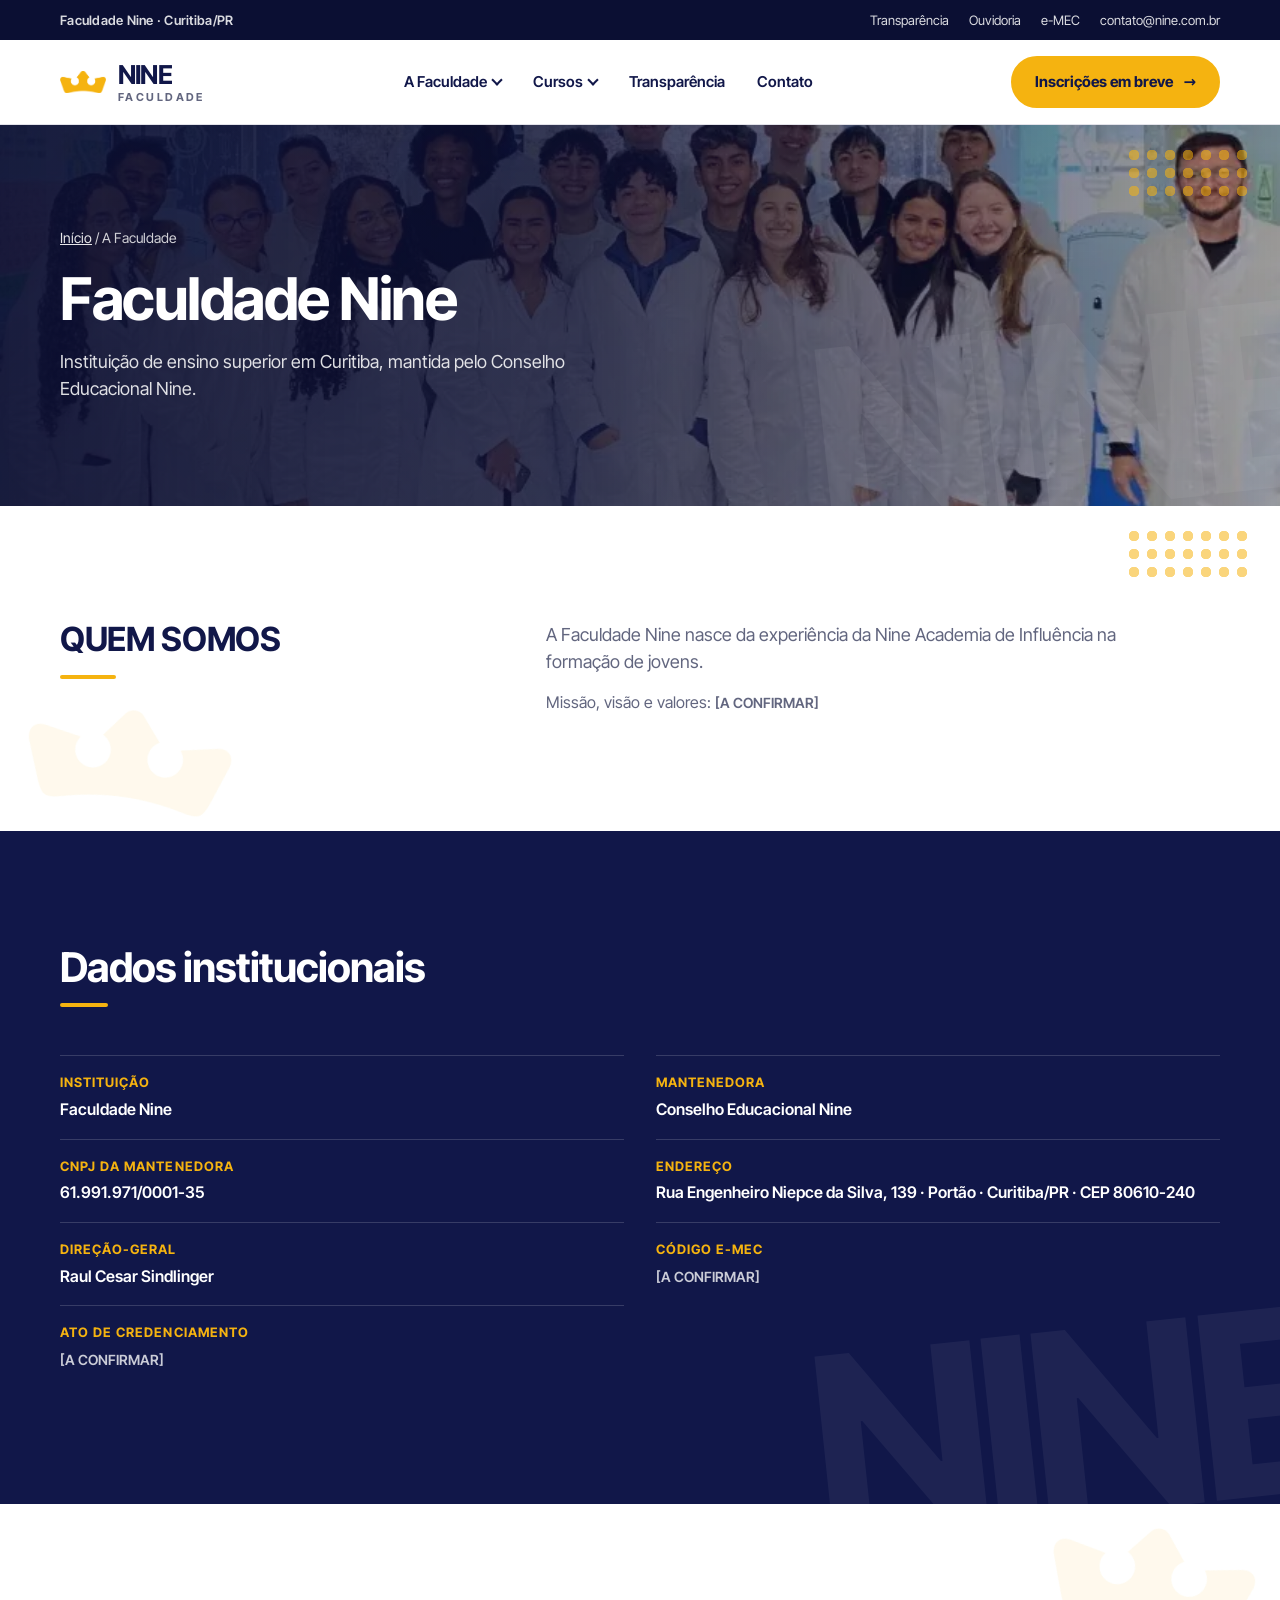
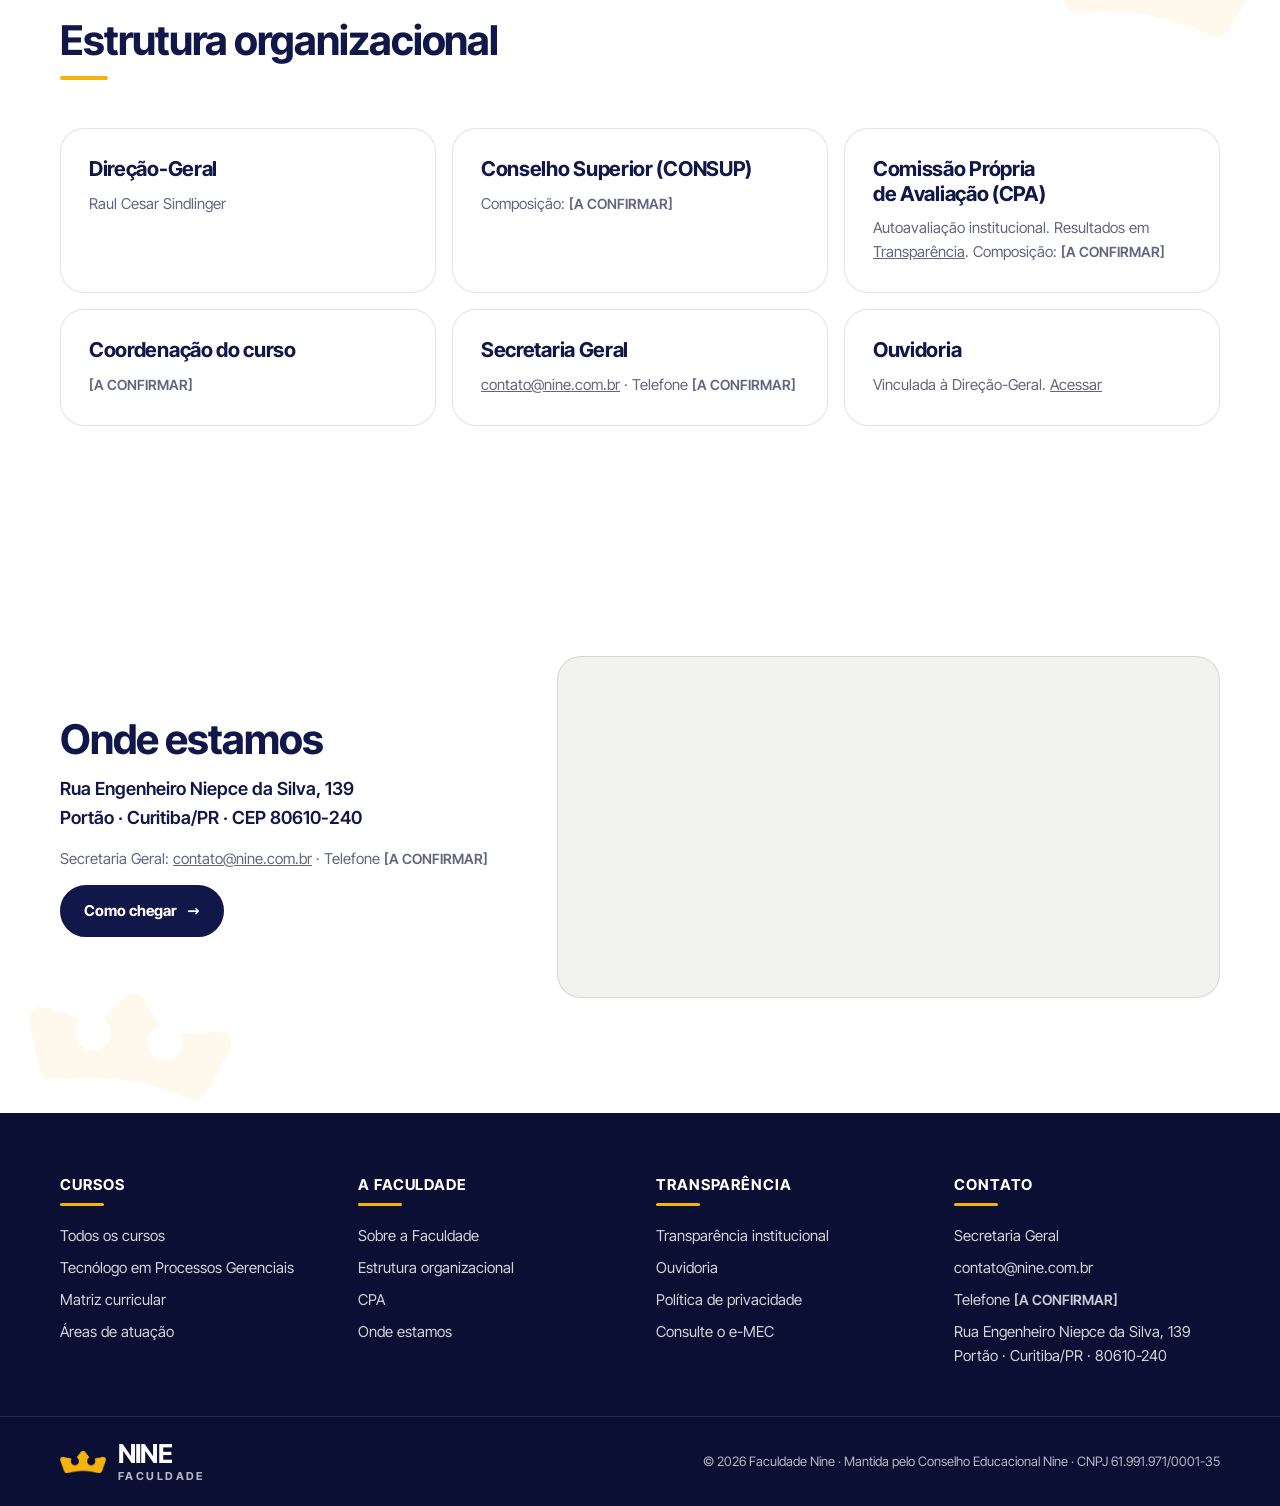
<file: a-faculdade.html>
<!doctype html>
<html lang="pt-BR">
<head>
  <meta charset="utf-8">
  <meta name="viewport" content="width=device-width, initial-scale=1">
  <title>A Faculdade | Faculdade Nine</title>
  <meta name="description" content="Faculdade Nine: instituição de ensino superior em Curitiba mantida pelo Conselho Educacional Nine. Dados institucionais, estrutura organizacional, CPA e localização.">
  <meta property="og:type" content="website">
  <meta property="og:locale" content="pt_BR">
  <meta property="og:title" content="A Faculdade | Faculdade Nine">
  <meta property="og:description" content="Faculdade Nine: instituição de ensino superior em Curitiba mantida pelo Conselho Educacional Nine. Dados institucionais, estrutura organizacional, CPA e localização.">
  <link rel="icon" type="image/png" href="/assets/logo/crown.png">
  <link rel="preload" as="font" type="font/woff2" href="/assets/fonts/inter-tight-latin.woff2" crossorigin>
  <script>document.documentElement.classList.add("js")</script>
  <style id="css">:root{--navy:#111749;--navy-90:#1C2257;--navy-deep:#0B0F33;--gold:#F5B310;--gold-soft:#FFF4D6;--paper:#FAFAF7;--paper-2:#F2F2EE;--white:#FFFFFF;--ink:#111749;--ink-muted:#62667F;--line:rgba(17,23,73,.12);--font:"Inter Tight",system-ui,-apple-system,"Segoe UI",sans-serif;--fs-display:clamp(2.75rem,7vw,6rem);--fs-h1:clamp(2.25rem,4.6vw,4rem);--fs-h2:clamp(1.75rem,3.2vw,2.75rem);--fs-h3:clamp(1.125rem,1.6vw,1.375rem);--fs-body:clamp(1rem,1.05vw,1.0625rem);--fs-label:.8125rem;--max:1240px;--margin:clamp(16px,4vw,40px);--r:16px;--r-lg:24px;--r-pill:999px;--space:clamp(64px,9vw,120px);--header-h:84px}@font-face{font-family:"Inter Tight";font-style:normal;font-weight:400 700;font-display:swap;src:url("/assets/fonts/inter-tight-latin.woff2") format("woff2")}*,*::before,*::after{box-sizing:border-box}*{margin:0}html{scroll-behavior:smooth;scroll-padding-top:calc(var(--header-h) + 16px);overflow-y:scroll;-webkit-text-size-adjust:100%}body{font-family:var(--font);font-size:var(--fs-body);line-height:1.6;color:var(--ink);background:var(--white);-webkit-font-smoothing:antialiased;overflow-x:clip}img,svg,iframe{display:block;max-width:100%}ul,ol{list-style:none;padding:0}a{color:inherit}button,input,select,textarea{font:inherit;color:inherit}h1,h2,h3,h4{font-weight:700;letter-spacing:-0.025em;line-height:1.05;text-wrap:balance}h1{font-size:var(--fs-h1)}h2{font-size:var(--fs-h2)}h3{font-size:var(--fs-h3);line-height:1.2;letter-spacing:-0.015em}p{text-wrap:pretty}[hidden]{display:none !important}:focus{outline:2px solid var(--navy);outline-offset:3px}.is-dark :focus,.footer :focus,.topbar :focus,.menu :focus{outline-color:var(--gold)}@media (prefers-reduced-motion:reduce){html{scroll-behavior:auto}*,*::before,*::after{transition-duration:.01ms !important}}.sr-only{position:absolute;width:1px;height:1px;padding:0;margin:-1px;overflow:hidden;clip-path:inset(50%);white-space:nowrap;border:0}.a11y-bar a{position:absolute;left:16px;top:-100px;z-index:100;background:var(--navy);color:#fff;padding:12px 16px;border-radius:8px}.a11y-bar a:focus{top:16px}.noscript{padding:12px 16px;background:var(--navy);color:#fff;text-align:center}.container{width:100%;max-width:var(--max);margin-inline:auto;padding-inline:var(--margin)}.section{position:relative;padding-block:var(--space);overflow-x:clip}.section--tint{background:var(--paper-2)}.is-dark{background:var(--navy);color:#fff}.is-dark .lead,.is-dark p{color:rgba(255,255,255,.84)}.is-dark a{color:var(--gold)}.lead{font-size:clamp(1.0625rem,1.4vw,1.25rem);line-height:1.55;color:var(--ink-muted)}.note{font-size:.9375rem;color:var(--ink-muted)}.tbc{font-size:.875rem;font-weight:600;color:var(--ink-muted)}.is-dark .tbc,.footer .tbc{color:rgba(255,255,255,.78)}.head{display:grid;gap:14px;max-width:760px;margin-bottom:clamp(28px,4vw,48px)}.head h2::after,.h-small::after{content:"";display:block;width:48px;height:4px;margin-top:14px;border-radius:2px;background:var(--gold)}.head--center h2::after{margin-inline:auto}.h-small{margin-bottom:8px;font-size:1.25rem}.disc__meta span + span::before{content:"·";margin-right:6px}.head--center{margin-inline:auto;text-align:center;justify-items:center}.crown{display:inline-block;aspect-ratio:214 / 101;background:url("/assets/logo/crown.png") center / contain no-repeat}.section>.container{position:relative;z-index:1}.dots{position:absolute;z-index:2;display:grid;grid-template-columns:repeat(7,12px);gap:6px;pointer-events:none}.dots i{width:12px;height:12px;border-radius:50%;background:var(--gold)}.btn{display:inline-flex;align-items:center;justify-content:center;gap:10px;min-height:48px;padding:12px 22px;border-radius:var(--r-pill);border:2px solid var(--navy);background:var(--navy);color:#fff;font-weight:700;font-size:.9375rem;text-decoration:none;cursor:pointer;transition:background-color .2s,color .2s,border-color .2s}.btn:hover{background:var(--navy-90);border-color:var(--navy-90)}.btn--gold{background:var(--gold);border-color:var(--gold);color:var(--navy)}.btn--gold:hover{background:#FFC22E;border-color:#FFC22E}.btn--outline{background:transparent;color:var(--navy)}.btn--outline:hover{background:var(--navy);color:#fff}.is-dark .btn--outline,.hero .btn--outline{border-color:#fff;color:#fff}.is-dark .btn--outline:hover,.hero .btn--outline:hover{background:#fff;color:var(--navy)}.is-dark .btn--gold{color:var(--navy)}.btn-row{display:flex;flex-wrap:wrap;gap:12px}.pill{display:inline-flex;align-items:center;min-height:40px;padding:8px 18px;border-radius:var(--r-pill);background:var(--navy);color:#fff;font-size:.875rem;font-weight:700;text-decoration:none;letter-spacing:.01em}.pill:hover{background:var(--navy-90)}.pills{display:flex;flex-wrap:wrap;gap:10px}.split--gold .pill{background:var(--navy);color:#fff}.split--navy .pill{background:var(--gold);color:var(--navy)}.split--navy .pill:hover{background:#FFC22E}.topbar{background:var(--navy-deep);color:rgba(255,255,255,.85);font-size:.8125rem}.topbar .container{display:flex;justify-content:space-between;align-items:center;gap:16px;min-height:40px}.topbar ul{display:flex;flex-wrap:wrap;gap:4px 20px}.topbar a{text-decoration:none;color:rgba(255,255,255,.85)}.topbar a:hover{color:var(--gold)}.topbar__place{font-weight:600;letter-spacing:.02em}.header{position:sticky;top:0;z-index:50;background:rgba(255,255,255,.96);border-bottom:1px solid var(--line)}.header .container{display:flex;align-items:center;justify-content:space-between;gap:24px;min-height:var(--header-h)}.brand{display:flex;align-items:center;gap:12px;text-decoration:none;color:var(--navy)}.brand .crown{width:46px}.brand__name{display:grid;line-height:1}.brand__name b{font-size:1.625rem;font-weight:700;letter-spacing:-0.03em}.brand__name small{margin-top:4px;font-size:.6875rem;font-weight:700;letter-spacing:.22em;text-transform:uppercase;color:var(--ink-muted)}.brand__sep{width:1px;height:36px;background:var(--line)}.mainnav>ul{display:flex;align-items:center;gap:4px}.mainnav a,.mainnav summary{display:flex;align-items:center;gap:6px;padding:10px 14px;border-radius:10px;font-size:.9375rem;font-weight:600;text-decoration:none;color:var(--navy);cursor:pointer;list-style:none}.mainnav summary::-webkit-details-marker{display:none}.mainnav a:hover,.mainnav summary:hover{background:var(--paper-2)}.mainnav a[aria-current="page"]{box-shadow:inset 0 -3px 0 var(--gold);border-radius:10px 10px 0 0}.mainnav summary::after{content:"";width:8px;height:8px;border-right:2px solid currentColor;border-bottom:2px solid currentColor;transform:translateY(-2px) rotate(45deg)}.dd{position:relative}.dd[open] summary::after{transform:translateY(2px) rotate(-135deg)}.dd__panel{position:absolute;top:calc(100% + 10px);left:0;z-index:60;min-width:300px;padding:10px;background:#fff;border:1px solid var(--line);border-radius:var(--r);box-shadow:0 18px 40px rgba(17,23,73,.14)}.dd__panel a{padding:10px 12px;font-weight:500}.header__cta{flex:none}.burger{display:none;width:48px;height:48px;border:0;border-radius:12px;background:var(--navy);cursor:pointer;place-content:center;gap:6px}.burger span[aria-hidden]{display:block;width:20px;height:2px;background:#fff;border-radius:2px}.menu{position:fixed;inset:0;z-index:70;overflow-y:auto;background:var(--navy);color:#fff;padding:88px var(--margin) 40px}.menu__close{position:absolute;top:18px;right:var(--margin);width:48px;height:48px;border-radius:12px;border:1px solid rgba(255,255,255,.3);background:none;color:#fff;font-size:1.75rem;cursor:pointer}.menu a{display:block;padding:10px 0;font-size:1.375rem;font-weight:700;text-decoration:none}.menu .menu__sub a{padding:6px 0 6px 16px;font-size:1.0625rem;font-weight:500;color:rgba(255,255,255,.85)}.menu .btn{display:flex;width:100%;margin-top:28px;padding:14px 24px;font-size:1.0625rem}@media (max-width:1100px){.mainnav,.header__cta{display:none}.burger{display:grid}.brand__sep,.topbar__place{display:none}}.hero{position:relative;overflow:hidden;background:var(--navy);color:#fff;isolation:isolate}.hero .container{display:grid;grid-template-columns:1.05fr .95fr;align-items:center;gap:clamp(24px,4vw,56px);min-height:clamp(520px,72vh,680px);padding-block:48px}.hero__text{display:grid;gap:22px;position:relative;z-index:2}.hero__title{font-size:var(--fs-display);line-height:.92;letter-spacing:-0.04em;text-transform:uppercase}.hero__title span{display:block;color:var(--gold)}.hero .lead{color:rgba(255,255,255,.86);max-width:46ch}.hero__media{position:relative;align-self:stretch}.hero__img{position:absolute;inset:0 0 0 0;border-radius:0 0 0 220px;overflow:hidden}.hero__img img{width:100%;height:100%;object-fit:cover}.hero__ring{position:absolute;right:-120px;top:-160px;width:420px;height:420px;border-radius:50%;border:48px solid rgba(245,179,16,.14);z-index:-1}@media (max-width:900px){.hero .container{grid-template-columns:1fr;min-height:0;padding-bottom:0}.hero__media{min-height:300px;margin-inline:calc(var(--margin) * -1)}.hero__img{border-radius:120px 0 0 0}}.facts-bar{background:var(--gold);color:var(--navy)}.facts-bar ul{display:grid;grid-template-columns:repeat(4,1fr)}.facts-bar li{padding:18px 16px;display:grid;gap:2px;border-left:1px solid rgba(17,23,73,.18)}.facts-bar li:first-child{border-left:0;padding-left:0}.facts-bar b{font-size:clamp(1.25rem,2vw,1.625rem);letter-spacing:-0.02em;line-height:1.1}.facts-bar span{font-size:.875rem;font-weight:600}@media (max-width:900px){.facts-bar ul{grid-template-columns:1fr 1fr}.facts-bar li:nth-child(3){border-left:0;padding-left:0}.facts-bar li:nth-child(n+3){border-top:1px solid rgba(17,23,73,.18)}}.carousel__track{display:grid}.slide{grid-area:1 / 1;opacity:0;visibility:hidden;transition:opacity .8s ease,visibility 0s .8s}.slide.is-active{opacity:1;visibility:visible;transition:opacity .8s ease}.carousel:not(.is-ready) .slide:not(.is-active) .hero__img{display:none}.slide:not(.is-active) .hero__img img,.slide:not(.is-active) .hero__text>*{animation:none}.carousel__ctrl{position:absolute;z-index:3;left:0;right:0;bottom:clamp(16px,3vw,32px);max-width:var(--max);margin-inline:auto;padding-inline:var(--margin);pointer-events:none}.carousel__ctrl>div{display:inline-flex;align-items:center;gap:4px;padding:4px;border-radius:var(--r-pill);background:rgba(11,15,51,.78);pointer-events:auto}html:not(.js) .carousel__ctrl{display:none}.carousel__btn{display:grid;place-items:center;width:40px;height:40px;border:0;border-radius:50%;background:transparent;color:#fff;font:inherit;font-size:1.625rem;line-height:1;cursor:pointer;transition:background-color .2s}.carousel__btn:hover{background:rgba(255,255,255,.16)}.carousel__play::before{content:"";width:12px;height:14px;border-inline:4px solid #fff;box-sizing:border-box}.carousel.is-stopped .carousel__play::before{width:0;height:0;border:0;border-block:8px solid transparent;border-left:13px solid #fff;margin-left:3px}.carousel__dot{position:relative;width:40px;height:40px;border:0;background:none;cursor:pointer}.carousel__dot::before,.carousel__dot::after{content:"";position:absolute;left:0;right:0;top:50%;height:4px;margin-top:-2px;border-radius:4px;background:rgba(255,255,255,.45)}.carousel__dot::after{background:var(--gold);transform:scaleX(0);transform-origin:left}.carousel__dot[aria-current]::after{transform:none}.js .carousel:not(.is-stopped) .carousel__dot[aria-current]::after{animation:slide-time 7s linear}.carousel:hover .carousel__dot::after,.carousel:focus-within .carousel__dot::after{animation-play-state:paused}@keyframes slide-time{from{transform:scaleX(0)}}@media (max-width:900px){.carousel .hero__media{min-height:320px}}.courses{display:grid;grid-template-columns:minmax(0,.8fr) minmax(0,1.4fr);gap:clamp(24px,5vw,72px);align-items:center}.courses__intro{display:grid;justify-items:start}.courses__list{display:grid;gap:20px}.course-card{position:relative;display:grid;grid-template-columns:minmax(0,.9fr) minmax(0,1.1fr);overflow:hidden;border-radius:var(--r-lg);background:#fff;border:1px solid var(--line);transition:transform .35s cubic-bezier(.2,.7,.2,1),box-shadow .35s}.course-card:hover{transform:translateY(-4px);box-shadow:0 18px 36px rgba(17,23,73,.12)}.course-card:focus-within{outline:3px solid var(--navy);outline-offset:3px}.course-card__photo{position:relative;min-height:260px;overflow:hidden}.course-card__photo img{position:absolute;inset:0;width:100%;height:100%;object-fit:cover;transition:transform 1.2s cubic-bezier(.2,.7,.2,1)}.course-card:hover .course-card__photo img{transform:scale(1.06)}.course-card__body{display:grid;align-content:center;gap:12px;padding:clamp(22px,3vw,36px)}.course-card__grau{justify-self:start;padding:4px 12px;border-radius:var(--r-pill);background:var(--gold-soft);font-size:.8125rem;font-weight:700;color:var(--navy)}.course-card h3{font-size:clamp(1.5rem,2.4vw,2rem)}.course-card h3 a{color:var(--navy);text-decoration:none}.course-card h3 a::after{content:"";position:absolute;inset:0}.course-card p{color:var(--ink-muted)}.course-card__meta{display:flex;flex-wrap:wrap;gap:8px 20px;font-size:.9375rem;font-weight:600;color:var(--navy)}.course-card__meta li{display:flex;align-items:center;gap:8px}.course-card__meta .icon{width:32px;height:32px;border-radius:9px}.course-card__meta .icon svg{width:18px;height:18px}.course-card__go{justify-self:start;display:inline-flex;gap:8px;padding-bottom:2px;border-bottom:2px solid var(--gold);font-weight:700;color:var(--navy)}.course-card__go::after{content:"→";transition:transform .25s}.course-card:hover .course-card__go::after{transform:translateX(4px)}.courses__list--page .course-card__photo{min-height:320px}@media (max-width:900px){.courses,.course-card{grid-template-columns:1fr}.course-card__photo{min-height:220px}}.statement{display:grid;grid-template-columns:1fr 1.6fr;gap:clamp(24px,5vw,72px);align-items:start}.statement h2{font-size:clamp(1.5rem,2.6vw,2.25rem);text-transform:uppercase;letter-spacing:-0.01em;line-height:1.1}.statement h2::after{content:"";display:block;width:56px;height:4px;margin-top:18px;border-radius:4px;background:var(--gold)}.statement .prose{display:grid;gap:14px;color:var(--ink-muted)}.statement .prose strong{color:var(--navy)}@media (max-width:800px){.statement{grid-template-columns:1fr}}.split{position:relative;display:grid;grid-template-columns:1fr 1fr;min-height:380px}.split__photo{position:relative;overflow:hidden}.split__photo img{position:absolute;inset:0;width:100%;height:100%;object-fit:cover}.split__photo .dots{right:24px;bottom:24px}.split__body{position:relative;display:grid;align-content:center;gap:22px;padding:clamp(40px,6vw,72px) clamp(24px,5vw,72px) clamp(40px,6vw,72px) clamp(96px,10vw,150px)}.split--navy .split__body{background:var(--navy);color:#fff}.split--gold .split__body{background:var(--gold);color:var(--navy)}.split--paper .split__body{background:var(--paper-2)}.split__body p{max-width:52ch}.split--navy .split__body p{color:rgba(255,255,255,.86)}.seal{position:absolute;left:0;top:50%;z-index:3;transform:translate(-50%,-50%);display:grid;place-items:center;width:clamp(150px,15vw,190px);aspect-ratio:1;padding:20px;border-radius:50%;background:var(--gold);color:var(--navy);text-align:center;box-shadow:0 0 0 10px #fff;isolation:isolate;font-size:clamp(1.125rem,1.7vw,1.5rem);font-weight:700;line-height:1;letter-spacing:-0.01em;text-transform:uppercase}.split .split__body .seal{color:var(--navy)}.split--gold .split__body .seal{background:var(--navy);color:#fff}.split--rev .split__photo{order:2}.split--rev .split__body{padding:clamp(40px,6vw,72px) clamp(96px,10vw,150px) clamp(40px,6vw,72px) clamp(24px,5vw,72px)}.split--rev .seal{left:auto;right:0;transform:translate(50%,-50%)}.split h2{font-size:clamp(1.5rem,2.4vw,2rem)}@media (max-width:900px){.split{grid-template-columns:1fr}.split__photo{min-height:260px}.split--rev .split__photo{order:0}.split__body,.split--rev .split__body{padding:96px var(--margin) 48px}.seal,.split--rev .seal{left:50%;right:auto;top:0;transform:translate(-50%,-50%);width:140px}}.grid{display:grid;gap:16px}.grid--2{grid-template-columns:repeat(2,minmax(0,1fr))}.grid--3{grid-template-columns:repeat(3,minmax(0,1fr))}.grid--4{grid-template-columns:repeat(4,minmax(0,1fr))}.card{position:relative;display:grid;align-content:start;gap:10px;padding:clamp(20px,2.4vw,28px);background:#fff;border:1px solid var(--line);border-radius:var(--r-lg)}.section--tint .card{border-color:transparent}.card h3{color:var(--navy)}.card p{color:var(--ink-muted);font-size:.9375rem}.tags{display:flex;flex-wrap:wrap;gap:6px;margin-top:4px}.tags li{padding:4px 10px;border-radius:var(--r-pill);background:var(--paper-2);font-size:.8125rem;font-weight:600;color:var(--navy)}@media (max-width:1000px){.grid--4{grid-template-columns:repeat(2,minmax(0,1fr))}.grid--3{grid-template-columns:repeat(2,minmax(0,1fr))}}@media (max-width:640px){.grid--2,.grid--3,.grid--4{grid-template-columns:1fr}}.soon{display:grid;grid-template-columns:1.2fr 1fr;gap:24px;align-items:stretch}.soon__box{display:grid;gap:14px;align-content:start;padding:clamp(24px,3vw,40px);border-radius:var(--r-lg);background:#fff;color:var(--navy)}@media (max-width:800px){.soon{grid-template-columns:1fr}}.place{display:grid;grid-template-columns:1fr 1.4fr;gap:24px;align-items:stretch}.place__info{display:grid;gap:14px;align-content:center}.place__info address{font-style:normal;font-size:1.125rem;font-weight:600;color:var(--navy)}.map{min-height:340px;border-radius:var(--r-lg);overflow:hidden;border:1px solid var(--line);background:var(--paper-2)}.map iframe{width:100%;height:100%;min-height:340px;border:0}@media (max-width:800px){.place{grid-template-columns:1fr}}.emec-band{display:grid;grid-template-columns:1fr 1fr}.emec-band>div{display:grid;gap:16px;justify-items:center;align-content:center;padding:clamp(40px,6vw,64px) var(--margin);text-align:center}.emec-band>div + div{background:var(--paper-2)}.emec-card{display:flex;align-items:center;gap:18px;padding:16px 20px;border:2px dashed var(--line);border-radius:var(--r);text-align:left}.emec-qr{flex:none;display:grid;place-items:center;width:84px;height:84px;border-radius:10px;background:#fff;border:1px solid var(--line);font-weight:700;color:var(--ink-muted)}@media (max-width:800px){.emec-band{grid-template-columns:1fr}}.page-hero{position:relative;overflow:hidden;background:var(--navy);color:#fff;isolation:isolate}.page-hero__bg{position:absolute;inset:0;z-index:-2}.page-hero__bg img{width:100%;height:100%;object-fit:cover}.page-hero::before{content:"";position:absolute;inset:0;z-index:-1;background:linear-gradient(90deg,rgba(11,15,51,.94) 0%,rgba(11,15,51,.82) 45%,rgba(11,15,51,.35) 100%)}.page-hero .container{display:grid;gap:18px;padding-block:clamp(56px,8vw,104px)}.crumbs{font-size:.875rem;color:rgba(255,255,255,.8)}.crumbs a{color:rgba(255,255,255,.9)}.page-hero h1{max-width:18ch}.page-hero .lead{max-width:58ch;color:rgba(255,255,255,.86)}.course-layout{display:grid;grid-template-columns:minmax(0,1fr) 340px;gap:clamp(24px,4vw,56px);align-items:start}.aside-box{position:sticky;top:calc(var(--header-h) + 24px);display:grid;gap:14px;padding:24px;border-radius:var(--r-lg);background:#fff;border:1px solid var(--line);box-shadow:0 20px 40px rgba(17,23,73,.08)}.aside-box h2{font-size:1.25rem}.aside-box dl{display:grid;gap:10px}.aside-box dl div{display:flex;justify-content:space-between;gap:12px;padding-bottom:10px;border-bottom:1px solid var(--line);font-size:.9375rem}.aside-box dt{color:var(--ink-muted)}.aside-box dd{margin:0;font-weight:700;text-align:right}@media (max-width:1000px){.course-layout{grid-template-columns:1fr}.aside-box{position:static}}.prose{display:grid;gap:16px;max-width:70ch}.prose h2{margin-top:8px}.quote{padding:20px 24px;border-left:4px solid var(--gold);border-radius:0 var(--r) var(--r) 0;background:var(--paper-2);color:var(--navy)}.quote cite{display:block;margin-top:10px;font-size:.875rem;font-style:normal;color:var(--ink-muted)}.disc{display:grid;grid-template-columns:repeat(2,minmax(0,1fr));gap:12px;padding:0 24px 24px}.disc li{display:grid;gap:8px;align-content:start;padding:18px;border-radius:var(--r);background:var(--paper-2)}.disc h3{font-size:1.0625rem}.disc__meta{display:flex;flex-wrap:wrap;gap:6px;font-size:.75rem;font-weight:700;letter-spacing:.04em;text-transform:uppercase;color:var(--ink-muted)}.disc__do{font-size:.9375rem;color:var(--navy)}.disc__do b{display:block;font-size:.75rem;letter-spacing:.08em;text-transform:uppercase;color:var(--ink-muted)}@media (max-width:700px){.disc{grid-template-columns:1fr;padding:0 16px 16px}}.steps{display:grid;grid-template-columns:repeat(4,minmax(0,1fr));gap:16px;counter-reset:s}.steps li{display:grid;gap:10px;align-content:start;padding:24px;border-radius:var(--r-lg);background:var(--navy-90);color:#fff}.steps b{display:grid;place-items:center;width:44px;height:44px;border-radius:50%;background:var(--gold);color:var(--navy);font-size:1.125rem}.steps h3{color:#fff}.steps p{color:rgba(255,255,255,.8);font-size:.9375rem}@media (max-width:1000px){.steps{grid-template-columns:repeat(2,minmax(0,1fr))}}@media (max-width:600px){.steps{grid-template-columns:1fr}}.facts{display:grid;grid-template-columns:repeat(2,minmax(0,1fr));gap:0 32px}.fact{padding:16px 0;border-top:1px solid var(--line)}.fact dt{font-size:var(--fs-label);font-weight:700;letter-spacing:.08em;text-transform:uppercase;color:var(--ink-muted)}.fact dd{margin:4px 0 0;font-weight:600;color:var(--navy)}.is-dark .fact{border-top-color:rgba(255,255,255,.16)}.is-dark .fact dt{color:var(--gold)}.is-dark .fact dd{color:#fff}@media (max-width:640px){.facts{grid-template-columns:1fr}}.faq{border-top:1px solid var(--line)}.faq details{border-bottom:1px solid var(--line);overflow:hidden}.faq summary{display:flex;justify-content:space-between;align-items:center;gap:20px;padding:20px 0;cursor:pointer;list-style:none;font-size:1.0625rem;font-weight:700;color:var(--navy)}.faq summary::-webkit-details-marker{display:none}.faq summary::after{content:"+";flex:none;display:grid;place-items:center;width:32px;height:32px;border-radius:50%;background:var(--gold);color:var(--navy);font-weight:600}.faq details[open] summary::after{content:"−";background:var(--navy);color:#fff}.faq details>div{padding:0 48px 20px 0;color:var(--ink-muted)}.docs{border-top:1px solid var(--line)}.doc{display:grid;grid-template-columns:minmax(0,1fr) auto 170px;gap:8px 24px;align-items:center;padding:18px 0;border-bottom:1px solid var(--line)}.doc h3{font-size:1.0625rem}.doc h3 a{color:var(--navy);text-decoration-color:var(--gold);text-decoration-thickness:2px;text-underline-offset:4px}.doc__main p{margin-top:2px;font-size:.9375rem;color:var(--ink-muted)}.doc__date{font-size:.875rem;color:var(--ink-muted);text-align:right}.status{justify-self:start;padding:6px 12px;border-radius:var(--r-pill);font-size:.8125rem;font-weight:700;white-space:nowrap}.status--publicado{background:var(--navy);color:#fff}.status--em-aprovacao{background:var(--gold-soft);color:#6B4E00}.status--a-publicar,.status--sem-registro{background:var(--paper-2);color:var(--ink-muted)}@media (max-width:760px){.doc{grid-template-columns:1fr}.doc__date{text-align:left}}.timeline{display:grid;grid-template-columns:repeat(4,minmax(0,1fr));gap:16px}.timeline li{padding:22px;border-radius:var(--r-lg);background:var(--navy-90)}.timeline b{display:block;margin-bottom:8px;font-size:1.125rem;color:var(--gold)}.timeline p{color:rgba(255,255,255,.82);font-size:.9375rem}@media (max-width:1000px){.timeline{grid-template-columns:repeat(2,minmax(0,1fr))}}@media (max-width:600px){.timeline{grid-template-columns:1fr}}.form{display:grid;gap:18px}.form fieldset{display:grid;grid-template-columns:1fr 1fr;gap:16px;min-width:0;margin:0;padding:0;border:0}.form legend{grid-column:1 / -1;padding-bottom:4px;font-size:var(--fs-label);font-weight:700;letter-spacing:.1em;text-transform:uppercase;color:var(--gold)}.field{display:grid;gap:6px;align-content:start}.field--full{grid-column:1 / -1}.field label{font-size:.9375rem;font-weight:600}.field .opt{font-weight:400;opacity:.75}.field input:not([type="checkbox"]),.field select,.field textarea{width:100%;min-height:50px;padding:12px 14px;border-radius:12px;border:1px solid rgba(255,255,255,.25);background:var(--navy-90);color:#fff}.form--light .field input:not([type="checkbox"]),.form--light .field select,.form--light .field textarea{border-color:var(--line);background:#fff;color:var(--navy)}.form--light legend{color:var(--navy)}.field select option{color:var(--navy);background:#fff}.field--check{display:flex;gap:12px;align-items:flex-start}.field--check input{width:22px;height:22px;margin-top:2px;flex:none;accent-color:var(--gold)}.field--hp{display:none}.form__status:not(:empty){padding:12px 16px;border-radius:12px;background:rgba(255,255,255,.1)}.form--light .form__status:not(:empty){background:var(--paper-2)}@media (max-width:640px){.form fieldset{grid-template-columns:1fr}}.footer{background:var(--navy-deep);color:rgba(255,255,255,.82);font-size:.9375rem}.footer__cols{display:grid;grid-template-columns:repeat(4,minmax(0,1fr));gap:32px;padding-block:64px 48px}.footer h2{margin-bottom:18px;font-size:.9375rem;text-transform:uppercase;letter-spacing:.06em;color:#fff}.footer h2::after{content:"";display:block;width:44px;height:3px;margin-top:10px;border-radius:3px;background:var(--gold)}.footer li + li{margin-top:8px}.footer a{color:rgba(255,255,255,.82);text-decoration:none}.footer a:hover{color:var(--gold);text-decoration:underline}.footer address{font-style:normal}.footer__bottom{border-top:1px solid rgba(255,255,255,.12)}.footer__bottom .container{display:flex;flex-wrap:wrap;justify-content:space-between;align-items:center;gap:16px;padding-block:24px;font-size:.8125rem;color:rgba(255,255,255,.7)}.footer .brand{color:#fff}.footer .brand__name small{color:rgba(255,255,255,.7)}@media (max-width:900px){.footer__cols{grid-template-columns:1fr 1fr}}@media (max-width:520px){.footer__cols{grid-template-columns:1fr}}.wm{position:absolute;z-index:0;pointer-events:none}.wm--crown{width:clamp(140px,16vw,220px);aspect-ratio:214 / 101;background:url("/assets/logo/crown.png") center / contain no-repeat;opacity:.08}.wm--nine::before{content:"NINE"}.wm--nine{font-size:clamp(7rem,20vw,17rem);font-weight:700;line-height:.78;letter-spacing:-0.05em;color:var(--navy);opacity:.04;white-space:nowrap}.wm--dots{width:126px;height:54px;background:radial-gradient(circle at 6px 6px,var(--gold) 5px,transparent 5.5px) 0 0 / 18px 18px;opacity:.55}.is-dark .wm--nine,.page-hero .wm--nine,.split--navy .wm--nine{color:#fff;opacity:.05}.split--gold .wm--nine{color:var(--navy);opacity:.06}.is-dark .wm--crown{opacity:.12}.p-tl{top:24px;left:2%;--rot:-10deg}.p-tr{top:24px;right:2%;--rot:10deg}.p-bl{bottom:24px;left:2%;--rot:8deg}.p-br{bottom:-12px;right:-2%;--rot:-6deg}.wm{transform:rotate(var(--rot,0deg))}.wm--dots{--rot:0deg}.wm--nine.p-tr{top:0;right:-4%}.wm--nine.p-br{bottom:-3%;right:-4%}.split__body>.wm{z-index:0}.split__body>:not(.wm){position:relative;z-index:1}.hero>.wm,.page-hero>.wm{z-index:0}.hero .container,.page-hero .container{position:relative;z-index:1}@media (max-width:760px){.wm--crown{width:110px}.wm--dots{width:90px;height:36px}}.plain{display:grid;gap:12px}.plain li{padding-left:18px;border-left:3px solid var(--gold)}.plain b{color:var(--navy)}.is-dark .plain b{color:#fff}.plain--cols{grid-template-columns:repeat(2,minmax(0,1fr));gap:18px 32px;margin-bottom:20px}@media (max-width:700px){.plain--cols{grid-template-columns:1fr}}.soon__box dl{display:grid;gap:10px}.soon__box dl div{display:flex;justify-content:space-between;gap:12px;padding-bottom:10px;border-bottom:1px solid var(--line)}.soon__box dt{color:var(--ink-muted)}.soon__box dd{margin:0;font-weight:700;text-align:right}.soon__box .tbc{color:var(--ink-muted)}.section--tint .soon__box{border:1px solid var(--line);box-shadow:0 20px 40px rgba(17,23,73,.08)}:focus:not(:focus-visible){outline-color:transparent}.faq summary:focus-visible{outline-offset:-3px;border-radius:8px}.prose .head{margin-bottom:4px}.form-wrap{max-width:880px}.timeline + .note,.grid + .note{margin-top:20px}.icon{display:inline-grid;place-items:center;flex:none;width:48px;height:48px;border-radius:14px;background:var(--gold-soft);color:var(--navy)}.icon svg{width:26px;height:26px}.is-dark .icon,.split--navy .icon{background:rgba(245,179,16,.16);color:var(--gold)}.meta{display:flex;flex-wrap:wrap;gap:10px 28px;margin-top:4px;font-weight:600}.meta li{display:flex;align-items:center;gap:10px}.meta .icon{width:36px;height:36px;border-radius:10px;background:rgba(255,255,255,.12);color:var(--gold)}.meta .icon svg{width:20px;height:20px}.page-hero--course .container{padding-bottom:clamp(72px,9vw,120px)}@media (min-width:1001px){.aside-box--float{margin-top:calc(var(--space) * -1 - 120px)}}.tabs__list{display:flex;flex-wrap:wrap;gap:8px;margin-bottom:20px}.tabs__list [role="tab"]{min-height:44px;padding:10px 20px;border-radius:var(--r-pill);border:1px solid var(--line);background:#fff;font-weight:700;color:var(--navy);cursor:pointer;transition:background-color .25s,color .25s,border-color .25s,transform .25s}.tabs__list [role="tab"]:hover{border-color:var(--navy);transform:translateY(-1px)}.tabs__list [role="tab"][aria-selected="true"]{background:var(--navy);border-color:var(--navy);color:#fff}.tabs__panel{border-radius:var(--r-lg);background:#fff;border:1px solid var(--line);padding:24px}.tabs__panel + .tabs__panel{margin-top:16px}.js .tabs__panel + .tabs__panel{margin-top:0}.tabs__panel.is-active{animation:panel-in .45s cubic-bezier(.2,.7,.2,1)}@keyframes panel-in{from{opacity:0;transform:translateY(10px)}}.tabs__count{margin-bottom:14px;font-size:.875rem;font-weight:700;color:var(--ink-muted)}.tabs__panel .disc{padding:0}.tabs--v{display:grid;grid-template-columns:300px minmax(0,1fr);gap:20px;align-items:start}.tabs--v .tabs__list{flex-direction:column;flex-wrap:nowrap;margin:0}.tabs--v [role="tab"]{justify-content:flex-start;text-align:left;border-radius:12px;display:flex;align-items:center}.tabs--v [role="tab"]::after{content:"›";margin-left:auto;font-size:1.25rem;line-height:1}.tabs--v .tabs__panel{display:grid;gap:12px;align-content:start;min-height:100%;background:var(--paper-2);border:0;padding:clamp(24px,3vw,36px)}.tabs--v .tabs__panel h4{margin-top:6px;font-size:.8125rem;letter-spacing:.08em;text-transform:uppercase;color:var(--ink-muted)}.tabs--v .tabs__panel .tags li{background:#fff}@media (max-width:900px){.tabs--v{grid-template-columns:1fr}.tabs--v .tabs__list{flex-direction:row;flex-wrap:wrap}.tabs--v [role="tab"]::after{content:none}}.head-row{display:flex;flex-wrap:wrap;align-items:end;justify-content:space-between;gap:16px;margin-bottom:clamp(28px,4vw,48px)}.head-row .head{margin-bottom:0}.journey{position:relative;display:grid;grid-template-columns:repeat(4,minmax(0,1fr));gap:24px}.journey::before{content:"";position:absolute;top:24px;left:24px;right:24px;height:2px;background:rgba(255,255,255,.18)}.journey li{position:relative;display:grid;gap:10px;align-content:start}.journey .icon{width:48px;height:48px;border-radius:50%;background:var(--gold);color:var(--navy);box-shadow:0 0 0 8px var(--navy)}.journey h3{margin-top:8px;color:#fff}@media (max-width:800px){.journey{grid-template-columns:1fr}.journey::before{top:24px;bottom:24px;left:24px;right:auto;width:2px;height:auto}.journey li{grid-template-columns:48px 1fr;column-gap:16px}.journey li>:not(.icon){grid-column:2}.journey h3{margin-top:0}}.band-gold{background:var(--gold);color:var(--navy)}.band-gold .head h2::after{background:var(--navy)}.why{display:grid;grid-template-columns:1fr 2fr;gap:clamp(24px,4vw,56px);align-items:start}.why__grid{display:grid;grid-template-columns:repeat(2,minmax(0,1fr));gap:16px}.why__grid .card{border:0}.why__grid .icon{background:var(--navy);color:var(--gold)}@media (max-width:900px){.why{grid-template-columns:1fr}}@media (max-width:560px){.why__grid{grid-template-columns:1fr}}.stats{position:relative;overflow-x:clip;padding-block:clamp(40px,6vw,64px)}.stats__list{position:relative;z-index:1;display:grid;grid-template-columns:repeat(4,minmax(0,1fr));gap:16px}.stats__list li{display:grid;gap:4px;padding-left:18px;border-left:3px solid var(--navy)}.stats__list b{font-size:clamp(2.25rem,4.5vw,3.5rem);line-height:1;letter-spacing:-0.04em;font-variant-numeric:tabular-nums}.stats__list span{font-weight:600}@media (max-width:760px){.stats__list{grid-template-columns:1fr 1fr;row-gap:28px}}.table-wrap{overflow-x:auto;border-radius:var(--r-lg);border:1px solid var(--line)}.compare{width:100%;min-width:560px;border-collapse:collapse;background:#fff}.compare th,.compare td{padding:16px 20px;text-align:left;vertical-align:top;border-top:1px solid var(--line)}.compare thead th{border-top:0;background:var(--navy);color:#fff;font-size:.9375rem}.compare thead th:nth-child(2){background:var(--gold);color:var(--navy)}.compare tbody th{width:22%;color:var(--navy)}.compare td{color:var(--ink-muted)}.compare td:first-of-type{color:var(--navy);font-weight:600;background:var(--gold-soft)}.faq-band{display:grid;grid-template-columns:1fr 1.4fr;gap:clamp(24px,5vw,64px);align-items:start}.is-dark .faq,.is-dark .faq details{border-color:rgba(255,255,255,.16)}.is-dark .faq summary{color:#fff}.is-dark .faq details>div,.is-dark .faq details>div p{color:rgba(255,255,255,.82)}@media (max-width:900px){.faq-band{grid-template-columns:1fr}}.card--area{gap:12px}.places{display:grid;grid-template-columns:repeat(5,minmax(0,1fr));gap:16px;margin-bottom:20px}.places li{display:grid;gap:10px;align-content:start;padding:22px;border-radius:var(--r-lg);background:var(--navy-90)}.places h3{color:#fff}.places p{font-size:.9375rem}@media (max-width:1100px){.places{grid-template-columns:repeat(3,minmax(0,1fr))}}@media (max-width:700px){.places{grid-template-columns:1fr}}.js [data-reveal]:not(.is-in){opacity:0;transform:translateY(28px);animation:reveal-failsafe 0s 3s forwards}.js [data-reveal]{transition:opacity .7s cubic-bezier(.2,.7,.2,1),transform .7s cubic-bezier(.2,.7,.2,1)}.js .grid>[data-reveal]:nth-child(2),.js .why__grid>[data-reveal]:nth-child(2){transition-delay:.08s}.js .grid>[data-reveal]:nth-child(3),.js .why__grid>[data-reveal]:nth-child(3){transition-delay:.16s}.js .grid>[data-reveal]:nth-child(4),.js .why__grid>[data-reveal]:nth-child(4){transition-delay:.24s}@keyframes reveal-failsafe{to{opacity:1;transform:none}}.js .split__body:not(.is-in) .seal{transform:translate(-50%,-50%) scale(.6) rotate(-20deg)}.js .split--rev .split__body:not(.is-in) .seal{transform:translate(50%,-50%) scale(.6) rotate(20deg)}.seal{transition:transform .9s cubic-bezier(.3,1.4,.5,1) .15s}.split__photo img{transition:transform 1.2s cubic-bezier(.2,.7,.2,1)}.split:hover .split__photo img{transform:scale(1.05)}.hero__img img,.page-hero__bg img{animation:hero-zoom 1.6s cubic-bezier(.2,.7,.2,1) both}.hero__text>*,.page-hero .container>*{animation:hero-up .9s cubic-bezier(.2,.7,.2,1) both}.hero__text>:nth-child(2),.page-hero .container>:nth-child(2){animation-delay:.08s}.hero__text>:nth-child(3),.page-hero .container>:nth-child(3){animation-delay:.16s}.page-hero .container>:nth-child(4){animation-delay:.24s}@keyframes hero-zoom{from{transform:scale(1.08)}}@keyframes hero-up{from{transform:translateY(24px)}}.dots,.wm--dots{animation:float 7s ease-in-out infinite}.wm--crown{animation:float 9s ease-in-out infinite}@keyframes float{50%{transform:rotate(var(--rot,0deg)) translateY(-10px)}}.btn{transition:background-color .25s,color .25s,border-color .25s,transform .25s,box-shadow .25s}.btn:hover{transform:translateY(-2px);box-shadow:0 10px 22px rgba(17,23,73,.18)}.btn:active{transform:translateY(0);box-shadow:none}.btn::after{content:"→";display:inline-block;transition:transform .25s}.btn:hover::after{transform:translateX(4px)}.burger::after,.menu__close::after{content:none}.pill{transition:background-color .25s,transform .25s}.pill:hover{transform:translateY(-2px)}.card{transition:transform .35s cubic-bezier(.2,.7,.2,1),box-shadow .35s,border-color .35s}.card:hover{transform:translateY(-4px);box-shadow:0 18px 36px rgba(17,23,73,.12)}.disc li{transition:background-color .25s}.disc li:hover{background:var(--gold-soft)}.mainnav a,.mainnav summary{transition:background-color .2s,box-shadow .25s}.dd__panel{animation:panel-in .25s cubic-bezier(.2,.7,.2,1)}.header{transition:box-shadow .3s}.header.is-scrolled{box-shadow:0 8px 24px rgba(17,23,73,.08)}.footer a{transition:color .2s}@media (prefers-reduced-motion:reduce){.js [data-reveal]:not(.is-in){opacity:1;transform:none}.hero__img img,.page-hero__bg img,.hero__text>*,.page-hero .container>*,.dots,.wm--dots,.wm--crown,.tabs__panel.is-active,.dd__panel{animation:none}.btn:hover,.pill:hover,.card:hover{transform:none}}</style>
  <script type="application/ld+json">{"@context": "https://schema.org", "@type": "CollegeOrUniversity", "name": "Faculdade Nine", "url": "https://nineacademia.vercel.app/", "logo": "https://nineacademia.vercel.app/assets/logo/crown.png", "email": "contato@nine.com.br", "address": {"@type": "PostalAddress", "streetAddress": "Rua Engenheiro Niepce da Silva, 139", "addressLocality": "Curitiba", "addressRegion": "PR", "postalCode": "80610-240", "addressCountry": "BR"}, "geo": {"@type": "GeoCoordinates", "latitude": -25.4712556, "longitude": -49.2929375}, "parentOrganization": {"@type": "Organization", "name": "Conselho Educacional Nine", "taxID": "61.991.971/0001-35"}}</script>
  <script src="/base.js" defer></script>
</head>
<body>
  <nav class="a11y-bar" aria-label="Atalhos de acessibilidade">
    <ul>
      <li><a href="#conteudo" accesskey="1">Ir para o conteúdo [1]</a></li>
      <li><a href="#menu-principal" accesskey="2">Ir para o menu [2]</a></li>
      <li><a href="#rodape" accesskey="3">Ir para o rodapé [3]</a></li>
    </ul>
  </nav>
  <noscript><p class="noscript">Algumas funções dependem de JavaScript. Todo o conteúdo do site continua disponível sem ele.</p></noscript>

  <div class="topbar" role="region" aria-label="Acesso rápido">
    <div class="container">
      <p class="topbar__place">Faculdade Nine · Curitiba/PR</p>
      <nav aria-label="Links de acesso rápido">
        <ul>
          <li><a href="/transparencia.html">Transparência</a></li>
          <li><a href="/ouvidoria.html">Ouvidoria</a></li>
          <li><a href="/transparencia.html#emec">e-MEC</a></li>
          <li><a href="mailto:contato@nine.com.br">contato@nine.com.br</a></li>
        </ul>
      </nav>
    </div>
  </div>

  <header class="header">
    <div class="container">
      <a class="brand" href="/" aria-label="Faculdade Nine, página inicial"><span class="crown" aria-hidden="true"></span><span class="brand__name"><b>NINE</b><small>Faculdade</small></span></a>
      <nav class="mainnav" id="menu-principal" aria-label="Principal">
        <ul>
          <li>
            <details class="dd">
              <summary>A Faculdade</summary>
              <ul class="dd__panel">
                <li><a href="/a-faculdade.html" aria-current="page">Sobre a Faculdade</a></li>
                <li><a href="/a-faculdade.html#estrutura">Estrutura organizacional</a></li>
                <li><a href="/a-faculdade.html#cpa">CPA · Comissão Própria de Avaliação</a></li>
                <li><a href="/a-faculdade.html#onde-estamos">Onde estamos</a></li>
                <li><a href="/transparencia.html">Transparência institucional</a></li>
                <li><a href="/ouvidoria.html">Ouvidoria</a></li>
                <li><a href="/privacidade.html">Privacidade e proteção de dados</a></li>
              </ul>
            </details>
          </li>
          <li>
            <details class="dd">
              <summary>Cursos</summary>
              <ul class="dd__panel">
                <li><a href="/cursos/">Todos os cursos</a></li>
                <li><a href="/cursos/processos-gerenciais/">Processos Gerenciais</a></li>
              </ul>
            </details>
          </li>
          <li><a href="/transparencia.html">Transparência</a></li>
          <li><a href="/a-faculdade.html#onde-estamos">Contato</a></li>
        </ul>
      </nav>
      <a class="btn btn--gold header__cta" href="/cursos/processos-gerenciais/#investimento">Inscrições em breve</a>
      <button class="burger" type="button" aria-expanded="false" aria-controls="menu-mobile" data-menu-toggle>
        <span class="sr-only">Abrir menu</span><span aria-hidden="true"></span><span aria-hidden="true"></span>
      </button>
    </div>
  </header>

  <div class="menu" id="menu-mobile" hidden data-menu>
    <button class="menu__close" type="button" data-menu-toggle><span class="sr-only">Fechar menu</span>×</button>
    <nav aria-label="Menu mobile">
      <ul>
        <li><a href="/">Início</a></li>
        <li><a href="/a-faculdade.html">A Faculdade</a>
          <ul class="menu__sub">
            <li><a href="/a-faculdade.html">Sobre a Faculdade</a></li>
            <li><a href="/a-faculdade.html#estrutura">Estrutura organizacional</a></li>
            <li><a href="/a-faculdade.html#cpa">CPA · Comissão Própria de Avaliação</a></li>
            <li><a href="/a-faculdade.html#onde-estamos">Onde estamos</a></li>
            <li><a href="/transparencia.html">Transparência institucional</a></li>
            <li><a href="/ouvidoria.html">Ouvidoria</a></li>
            <li><a href="/privacidade.html">Privacidade e proteção de dados</a></li>
          </ul>
        </li>
        <li><a href="/cursos/">Cursos</a>
          <ul class="menu__sub">
            <li><a href="/cursos/">Todos os cursos</a></li>
            <li><a href="/cursos/processos-gerenciais/">Processos Gerenciais</a></li>
          </ul>
        </li>
        <li><a href="/transparencia.html">Transparência</a></li>
        <li><a href="/a-faculdade.html#onde-estamos">Contato</a></li>
      </ul>
      <a class="btn btn--gold" href="/cursos/processos-gerenciais/#investimento">Inscrições em breve</a>
    </nav>
  </div>

  <main id="conteudo">
    <section class="page-hero" aria-labelledby="t-fac">
      <div class="page-hero__bg"><img src="/assets/img/galeria/24.webp" srcset="/assets/img/galeria/24-320.webp 320w, /assets/img/galeria/24-600.webp 600w, /assets/img/galeria/24.webp 854w" sizes="100vw" width="854" height="623" alt="Turma da Faculdade Nine reunida" fetchpriority="high" decoding="async"></div>
      <span class="wm wm--nine p-br" aria-hidden="true"></span><span class="wm wm--dots p-tr" aria-hidden="true"></span>
      <div class="container">
        <nav class="crumbs" aria-label="Você está em"><a href="/">Início</a> / <span aria-current="page">A Faculdade</span></nav>
        <h1 id="t-fac">Faculdade Nine</h1>
        <p class="lead">Instituição de ensino superior em Curitiba, mantida pelo Conselho Educacional Nine.</p>
      </div>
    </section>

    <section class="section" aria-labelledby="t-quem">
      <span class="wm wm--crown p-bl" aria-hidden="true"></span><span class="wm wm--dots p-tr" aria-hidden="true"></span>
      <div class="container statement" data-reveal>
        <h2 id="t-quem">Quem somos</h2>
        <div class="prose">
          <p class="lead">A Faculdade Nine nasce da experiência da Nine Academia de Influência na formação de jovens.</p>
          <p>Missão, visão e valores: <span class="tbc">[A CONFIRMAR]</span></p>
        </div>
      </div>
    </section>

    <section class="section is-dark" aria-labelledby="t-dados">
      <span class="wm wm--nine p-br" aria-hidden="true"></span>
      <div class="container">
        <div class="head" data-reveal>
          <h2 id="t-dados">Dados institucionais</h2>
        </div>
        <dl class="facts" data-reveal>
          <div class="fact"><dt>Instituição</dt><dd>Faculdade Nine</dd></div>
          <div class="fact"><dt>Mantenedora</dt><dd>Conselho Educacional Nine</dd></div>
          <div class="fact"><dt>CNPJ da mantenedora</dt><dd>61.991.971/0001-35</dd></div>
          <div class="fact"><dt>Endereço</dt><dd>Rua Engenheiro Niepce da Silva, 139 · Portão · Curitiba/PR · CEP 80610-240</dd></div>
          <div class="fact"><dt>Direção-Geral</dt><dd>Raul Cesar Sindlinger</dd></div>
          <div class="fact"><dt>Código e-MEC</dt><dd><span class="tbc">[A CONFIRMAR]</span></dd></div>
          <div class="fact"><dt>Ato de credenciamento</dt><dd><span class="tbc">[A CONFIRMAR]</span></dd></div>
        </dl>
      </div>
    </section>

    <section class="section" id="estrutura" aria-labelledby="t-estr">
      <span class="wm wm--crown p-tr" aria-hidden="true"></span>
      <div class="container">
        <div class="head" data-reveal>
          <h2 id="t-estr">Estrutura organizacional</h2>
        </div>
        <ul class="grid grid--3">
          <li class="card" data-reveal><h3>Direção-Geral</h3><p>Raul Cesar Sindlinger</p></li>
          <li class="card" data-reveal><h3>Conselho Superior (CONSUP)</h3><p>Composição: <span class="tbc">[A CONFIRMAR]</span></p></li>
          <li class="card" id="cpa" data-reveal><h3>Comissão Própria de Avaliação (CPA)</h3><p>Autoavaliação institucional. Resultados em <a href="/transparencia.html">Transparência</a>. Composição: <span class="tbc">[A CONFIRMAR]</span></p></li>
          <li class="card" data-reveal><h3>Coordenação do curso</h3><p><span class="tbc">[A CONFIRMAR]</span></p></li>
          <li class="card" data-reveal><h3>Secretaria Geral</h3><p><a href="mailto:contato@nine.com.br">contato@nine.com.br</a> · Telefone <span class="tbc">[A CONFIRMAR]</span></p></li>
          <li class="card" data-reveal><h3>Ouvidoria</h3><p>Vinculada à Direção-Geral. <a href="/ouvidoria.html">Acessar</a></p></li>
        </ul>
      </div>
    </section>

    <section class="section" id="onde-estamos" aria-labelledby="t-onde">
      <span class="wm wm--crown p-bl" aria-hidden="true"></span>
      <div class="container place">
        <div class="place__info" data-reveal>
          <h2 id="t-onde">Onde estamos</h2>
          <address>Rua Engenheiro Niepce da Silva, 139<br>Portão · Curitiba/PR · CEP 80610-240</address>
          <p class="note">Secretaria Geral: <a href="mailto:contato@nine.com.br">contato@nine.com.br</a> · Telefone <span class="tbc">[A CONFIRMAR]</span></p>
          <p><a class="btn" href="https://www.google.com/maps/search/?api=1&query=Rua+Engenheiro+Niepce+da+Silva+139+Curitiba+PR">Como chegar</a></p>
        </div>
        <div class="map" data-reveal><iframe src="https://www.openstreetmap.org/export/embed.html?bbox=-49.2989,-25.4753,-49.2869,-25.4673&layer=mapnik&marker=-25.47126,-49.29294" title="Mapa: Faculdade Nine, Rua Engenheiro Niepce da Silva, 139, Curitiba" loading="lazy"></iframe></div>
      </div>
    </section>

  </main>

  <footer class="footer" id="rodape">
    <div class="container footer__cols">
      <div>
        <h2>Cursos</h2>
        <ul>
          <li><a href="/cursos/">Todos os cursos</a></li>
          <li><a href="/cursos/processos-gerenciais/">Tecnólogo em Processos Gerenciais</a></li>
          <li><a href="/cursos/processos-gerenciais/#matriz">Matriz curricular</a></li>
          <li><a href="/cursos/processos-gerenciais/areas-de-atuacao/">Áreas de atuação</a></li>
        </ul>
      </div>
      <div>
        <h2>A Faculdade</h2>
        <ul>
          <li><a href="/a-faculdade.html">Sobre a Faculdade</a></li>
          <li><a href="/a-faculdade.html#estrutura">Estrutura organizacional</a></li>
          <li><a href="/a-faculdade.html#cpa">CPA</a></li>
          <li><a href="/a-faculdade.html#onde-estamos">Onde estamos</a></li>
        </ul>
      </div>
      <div>
        <h2>Transparência</h2>
        <ul>
          <li><a href="/transparencia.html">Transparência institucional</a></li>
          <li><a href="/ouvidoria.html">Ouvidoria</a></li>
          <li><a href="/privacidade.html">Política de privacidade</a></li>
          <li><a href="https://emec.mec.gov.br/">Consulte o e-MEC</a></li>
        </ul>
      </div>
      <div>
        <h2>Contato</h2>
        <address>
          <ul>
            <li>Secretaria Geral</li>
            <li><a href="mailto:contato@nine.com.br">contato@nine.com.br</a></li>
            <li>Telefone <span class="tbc">[A CONFIRMAR]</span></li>
            <li>Rua Engenheiro Niepce da Silva, 139<br>Portão · Curitiba/PR · 80610-240</li>
          </ul>
        </address>
      </div>
    </div>
    <div class="footer__bottom">
      <div class="container">
        <a class="brand" href="/" aria-label="Faculdade Nine, página inicial"><span class="crown" aria-hidden="true"></span><span class="brand__name"><b>NINE</b><small>Faculdade</small></span></a>
        <p>© <span data-year></span> Faculdade Nine · Mantida pelo Conselho Educacional Nine · CNPJ 61.991.971/0001-35</p>
      </div>
    </div>
  </footer>
</body>
</html>
</file>
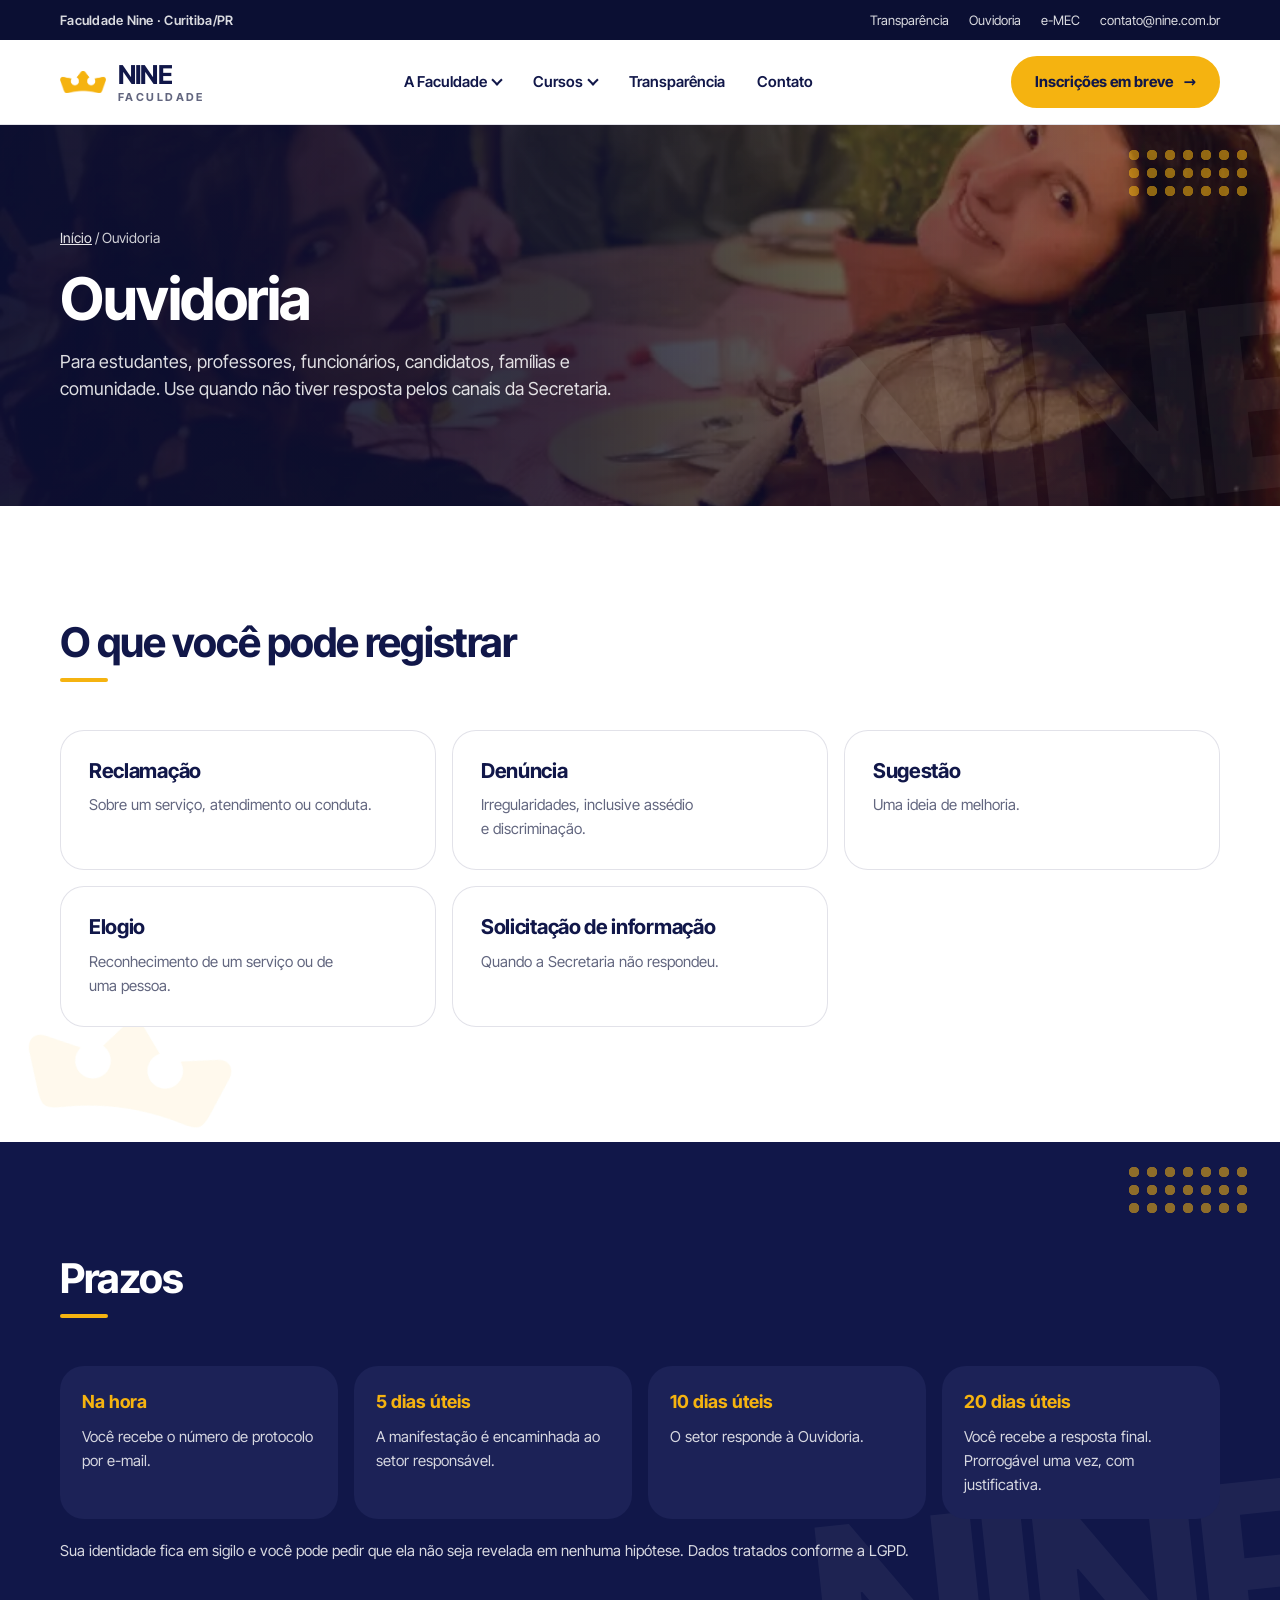
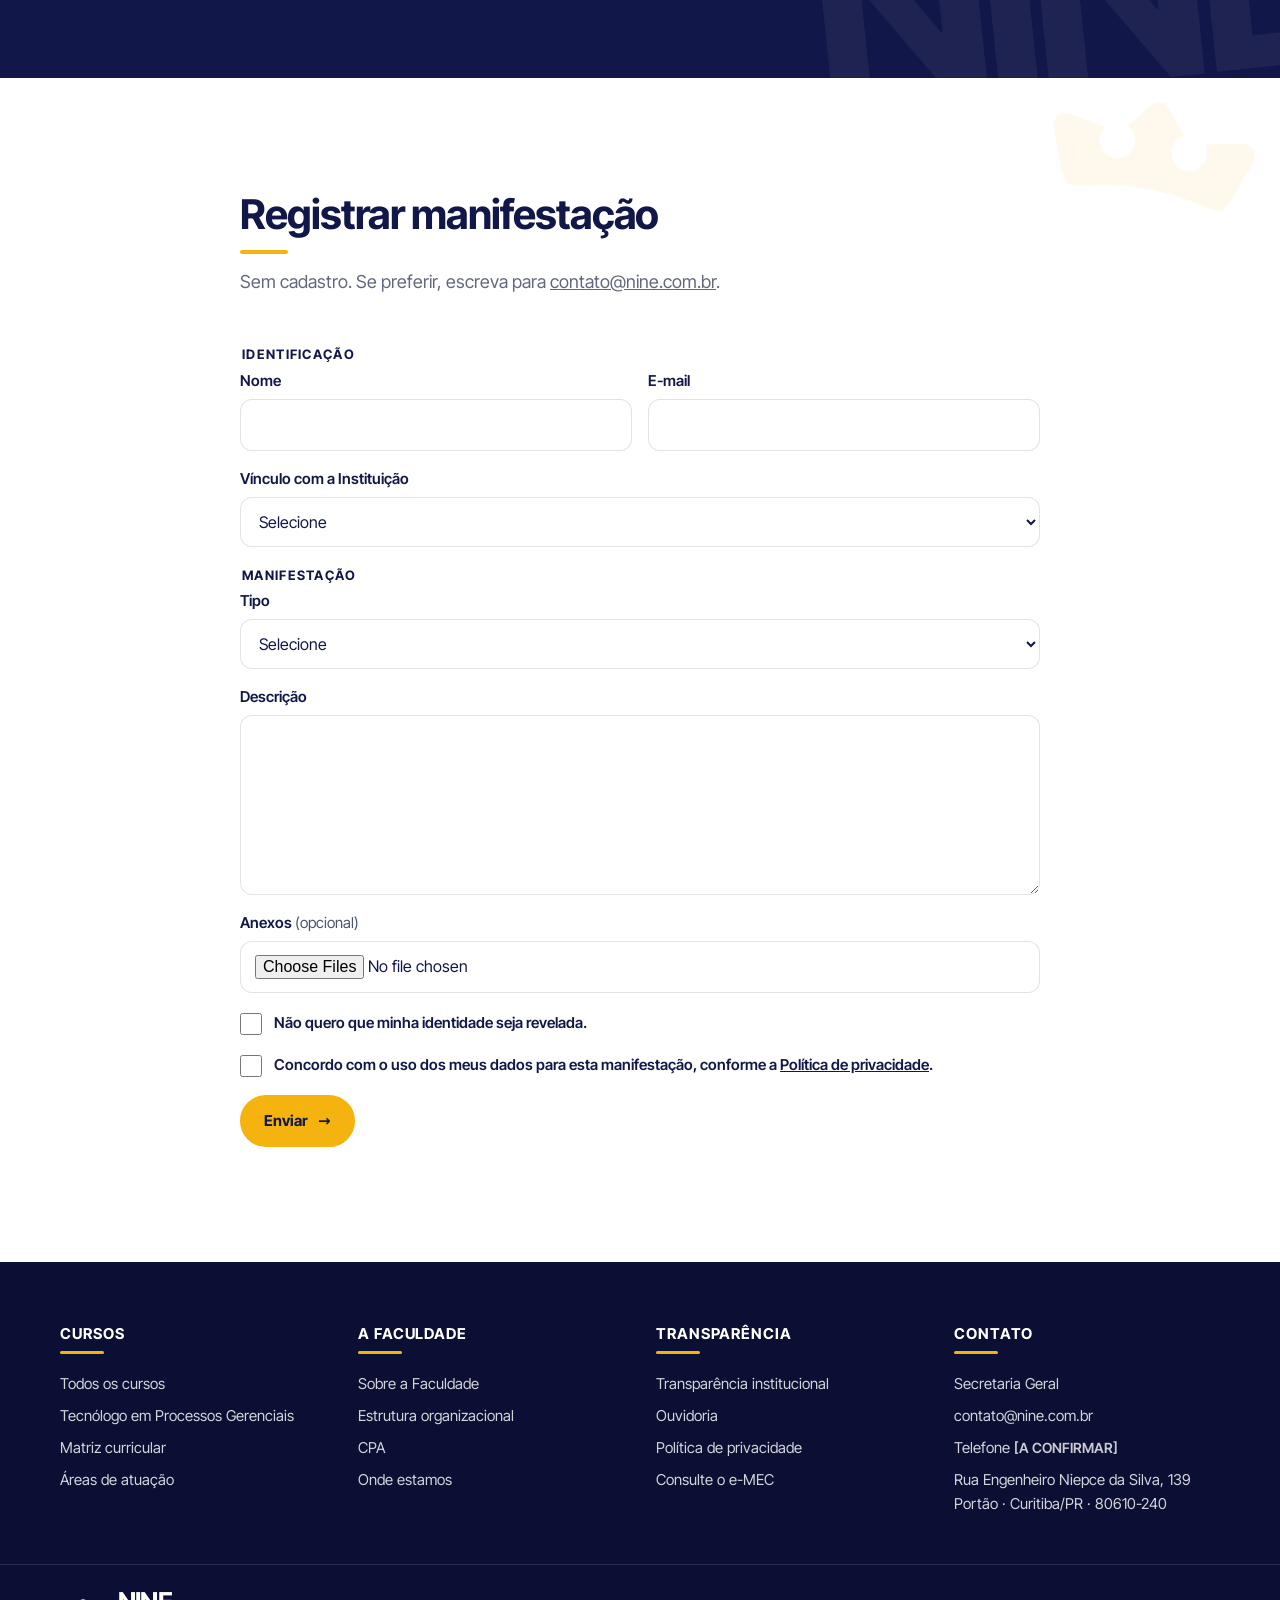
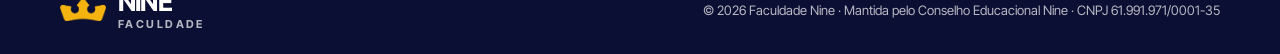
<file: ouvidoria.html>
<!doctype html>
<html lang="pt-BR">
<head>
  <meta charset="utf-8">
  <meta name="viewport" content="width=device-width, initial-scale=1">
  <title>Ouvidoria | Faculdade Nine</title>
  <meta name="description" content="Ouvidoria da Faculdade Nine: reclamações, denúncias, sugestões, elogios e pedidos de informação, com sigilo e prazos definidos.">
  <meta property="og:type" content="website">
  <meta property="og:locale" content="pt_BR">
  <meta property="og:title" content="Ouvidoria | Faculdade Nine">
  <meta property="og:description" content="Ouvidoria da Faculdade Nine: reclamações, denúncias, sugestões, elogios e pedidos de informação, com sigilo e prazos definidos.">
  <link rel="icon" type="image/png" href="/assets/logo/crown.png">
  <link rel="preload" as="font" type="font/woff2" href="/assets/fonts/inter-tight-latin.woff2" crossorigin>
  <script>document.documentElement.classList.add("js")</script>
  <style id="css">:root{--navy:#111749;--navy-90:#1C2257;--navy-deep:#0B0F33;--gold:#F5B310;--gold-soft:#FFF4D6;--paper:#FAFAF7;--paper-2:#F2F2EE;--white:#FFFFFF;--ink:#111749;--ink-muted:#62667F;--line:rgba(17,23,73,.12);--font:"Inter Tight",system-ui,-apple-system,"Segoe UI",sans-serif;--fs-display:clamp(2.75rem,7vw,6rem);--fs-h1:clamp(2.25rem,4.6vw,4rem);--fs-h2:clamp(1.75rem,3.2vw,2.75rem);--fs-h3:clamp(1.125rem,1.6vw,1.375rem);--fs-body:clamp(1rem,1.05vw,1.0625rem);--fs-label:.8125rem;--max:1240px;--margin:clamp(16px,4vw,40px);--r:16px;--r-lg:24px;--r-pill:999px;--space:clamp(64px,9vw,120px);--header-h:84px}@font-face{font-family:"Inter Tight";font-style:normal;font-weight:400 700;font-display:swap;src:url("/assets/fonts/inter-tight-latin.woff2") format("woff2")}*,*::before,*::after{box-sizing:border-box}*{margin:0}html{scroll-behavior:smooth;scroll-padding-top:calc(var(--header-h) + 16px);overflow-y:scroll;-webkit-text-size-adjust:100%}body{font-family:var(--font);font-size:var(--fs-body);line-height:1.6;color:var(--ink);background:var(--white);-webkit-font-smoothing:antialiased;overflow-x:clip}img,svg,iframe{display:block;max-width:100%}ul,ol{list-style:none;padding:0}a{color:inherit}button,input,select,textarea{font:inherit;color:inherit}h1,h2,h3,h4{font-weight:700;letter-spacing:-0.025em;line-height:1.05;text-wrap:balance}h1{font-size:var(--fs-h1)}h2{font-size:var(--fs-h2)}h3{font-size:var(--fs-h3);line-height:1.2;letter-spacing:-0.015em}p{text-wrap:pretty}[hidden]{display:none !important}:focus{outline:2px solid var(--navy);outline-offset:3px}.is-dark :focus,.footer :focus,.topbar :focus,.menu :focus{outline-color:var(--gold)}@media (prefers-reduced-motion:reduce){html{scroll-behavior:auto}*,*::before,*::after{transition-duration:.01ms !important}}.sr-only{position:absolute;width:1px;height:1px;padding:0;margin:-1px;overflow:hidden;clip-path:inset(50%);white-space:nowrap;border:0}.a11y-bar a{position:absolute;left:16px;top:-100px;z-index:100;background:var(--navy);color:#fff;padding:12px 16px;border-radius:8px}.a11y-bar a:focus{top:16px}.noscript{padding:12px 16px;background:var(--navy);color:#fff;text-align:center}.container{width:100%;max-width:var(--max);margin-inline:auto;padding-inline:var(--margin)}.section{position:relative;padding-block:var(--space);overflow-x:clip}.section--tint{background:var(--paper-2)}.is-dark{background:var(--navy);color:#fff}.is-dark .lead,.is-dark p{color:rgba(255,255,255,.84)}.is-dark a{color:var(--gold)}.lead{font-size:clamp(1.0625rem,1.4vw,1.25rem);line-height:1.55;color:var(--ink-muted)}.note{font-size:.9375rem;color:var(--ink-muted)}.tbc{font-size:.875rem;font-weight:600;color:var(--ink-muted)}.is-dark .tbc,.footer .tbc{color:rgba(255,255,255,.78)}.head{display:grid;gap:14px;max-width:760px;margin-bottom:clamp(28px,4vw,48px)}.head h2::after,.h-small::after{content:"";display:block;width:48px;height:4px;margin-top:14px;border-radius:2px;background:var(--gold)}.head--center h2::after{margin-inline:auto}.h-small{margin-bottom:8px;font-size:1.25rem}.disc__meta span + span::before{content:"·";margin-right:6px}.head--center{margin-inline:auto;text-align:center;justify-items:center}.crown{display:inline-block;aspect-ratio:214 / 101;background:url("/assets/logo/crown.png") center / contain no-repeat}.section>.container{position:relative;z-index:1}.dots{position:absolute;z-index:2;display:grid;grid-template-columns:repeat(7,12px);gap:6px;pointer-events:none}.dots i{width:12px;height:12px;border-radius:50%;background:var(--gold)}.btn{display:inline-flex;align-items:center;justify-content:center;gap:10px;min-height:48px;padding:12px 22px;border-radius:var(--r-pill);border:2px solid var(--navy);background:var(--navy);color:#fff;font-weight:700;font-size:.9375rem;text-decoration:none;cursor:pointer;transition:background-color .2s,color .2s,border-color .2s}.btn:hover{background:var(--navy-90);border-color:var(--navy-90)}.btn--gold{background:var(--gold);border-color:var(--gold);color:var(--navy)}.btn--gold:hover{background:#FFC22E;border-color:#FFC22E}.btn--outline{background:transparent;color:var(--navy)}.btn--outline:hover{background:var(--navy);color:#fff}.is-dark .btn--outline,.hero .btn--outline{border-color:#fff;color:#fff}.is-dark .btn--outline:hover,.hero .btn--outline:hover{background:#fff;color:var(--navy)}.is-dark .btn--gold{color:var(--navy)}.btn-row{display:flex;flex-wrap:wrap;gap:12px}.pill{display:inline-flex;align-items:center;min-height:40px;padding:8px 18px;border-radius:var(--r-pill);background:var(--navy);color:#fff;font-size:.875rem;font-weight:700;text-decoration:none;letter-spacing:.01em}.pill:hover{background:var(--navy-90)}.pills{display:flex;flex-wrap:wrap;gap:10px}.split--gold .pill{background:var(--navy);color:#fff}.split--navy .pill{background:var(--gold);color:var(--navy)}.split--navy .pill:hover{background:#FFC22E}.topbar{background:var(--navy-deep);color:rgba(255,255,255,.85);font-size:.8125rem}.topbar .container{display:flex;justify-content:space-between;align-items:center;gap:16px;min-height:40px}.topbar ul{display:flex;flex-wrap:wrap;gap:4px 20px}.topbar a{text-decoration:none;color:rgba(255,255,255,.85)}.topbar a:hover{color:var(--gold)}.topbar__place{font-weight:600;letter-spacing:.02em}.header{position:sticky;top:0;z-index:50;background:rgba(255,255,255,.96);border-bottom:1px solid var(--line)}.header .container{display:flex;align-items:center;justify-content:space-between;gap:24px;min-height:var(--header-h)}.brand{display:flex;align-items:center;gap:12px;text-decoration:none;color:var(--navy)}.brand .crown{width:46px}.brand__name{display:grid;line-height:1}.brand__name b{font-size:1.625rem;font-weight:700;letter-spacing:-0.03em}.brand__name small{margin-top:4px;font-size:.6875rem;font-weight:700;letter-spacing:.22em;text-transform:uppercase;color:var(--ink-muted)}.brand__sep{width:1px;height:36px;background:var(--line)}.mainnav>ul{display:flex;align-items:center;gap:4px}.mainnav a,.mainnav summary{display:flex;align-items:center;gap:6px;padding:10px 14px;border-radius:10px;font-size:.9375rem;font-weight:600;text-decoration:none;color:var(--navy);cursor:pointer;list-style:none}.mainnav summary::-webkit-details-marker{display:none}.mainnav a:hover,.mainnav summary:hover{background:var(--paper-2)}.mainnav a[aria-current="page"]{box-shadow:inset 0 -3px 0 var(--gold);border-radius:10px 10px 0 0}.mainnav summary::after{content:"";width:8px;height:8px;border-right:2px solid currentColor;border-bottom:2px solid currentColor;transform:translateY(-2px) rotate(45deg)}.dd{position:relative}.dd[open] summary::after{transform:translateY(2px) rotate(-135deg)}.dd__panel{position:absolute;top:calc(100% + 10px);left:0;z-index:60;min-width:300px;padding:10px;background:#fff;border:1px solid var(--line);border-radius:var(--r);box-shadow:0 18px 40px rgba(17,23,73,.14)}.dd__panel a{padding:10px 12px;font-weight:500}.header__cta{flex:none}.burger{display:none;width:48px;height:48px;border:0;border-radius:12px;background:var(--navy);cursor:pointer;place-content:center;gap:6px}.burger span[aria-hidden]{display:block;width:20px;height:2px;background:#fff;border-radius:2px}.menu{position:fixed;inset:0;z-index:70;overflow-y:auto;background:var(--navy);color:#fff;padding:88px var(--margin) 40px}.menu__close{position:absolute;top:18px;right:var(--margin);width:48px;height:48px;border-radius:12px;border:1px solid rgba(255,255,255,.3);background:none;color:#fff;font-size:1.75rem;cursor:pointer}.menu a{display:block;padding:10px 0;font-size:1.375rem;font-weight:700;text-decoration:none}.menu .menu__sub a{padding:6px 0 6px 16px;font-size:1.0625rem;font-weight:500;color:rgba(255,255,255,.85)}.menu .btn{display:flex;width:100%;margin-top:28px;padding:14px 24px;font-size:1.0625rem}@media (max-width:1100px){.mainnav,.header__cta{display:none}.burger{display:grid}.brand__sep,.topbar__place{display:none}}.hero{position:relative;overflow:hidden;background:var(--navy);color:#fff;isolation:isolate}.hero .container{display:grid;grid-template-columns:1.05fr .95fr;align-items:center;gap:clamp(24px,4vw,56px);min-height:clamp(520px,72vh,680px);padding-block:48px}.hero__text{display:grid;gap:22px;position:relative;z-index:2}.hero__title{font-size:var(--fs-display);line-height:.92;letter-spacing:-0.04em;text-transform:uppercase}.hero__title span{display:block;color:var(--gold)}.hero .lead{color:rgba(255,255,255,.86);max-width:46ch}.hero__media{position:relative;align-self:stretch}.hero__img{position:absolute;inset:0 0 0 0;border-radius:0 0 0 220px;overflow:hidden}.hero__img img{width:100%;height:100%;object-fit:cover}.hero__ring{position:absolute;right:-120px;top:-160px;width:420px;height:420px;border-radius:50%;border:48px solid rgba(245,179,16,.14);z-index:-1}@media (max-width:900px){.hero .container{grid-template-columns:1fr;min-height:0;padding-bottom:0}.hero__media{min-height:300px;margin-inline:calc(var(--margin) * -1)}.hero__img{border-radius:120px 0 0 0}}.facts-bar{background:var(--gold);color:var(--navy)}.facts-bar ul{display:grid;grid-template-columns:repeat(4,1fr)}.facts-bar li{padding:18px 16px;display:grid;gap:2px;border-left:1px solid rgba(17,23,73,.18)}.facts-bar li:first-child{border-left:0;padding-left:0}.facts-bar b{font-size:clamp(1.25rem,2vw,1.625rem);letter-spacing:-0.02em;line-height:1.1}.facts-bar span{font-size:.875rem;font-weight:600}@media (max-width:900px){.facts-bar ul{grid-template-columns:1fr 1fr}.facts-bar li:nth-child(3){border-left:0;padding-left:0}.facts-bar li:nth-child(n+3){border-top:1px solid rgba(17,23,73,.18)}}.carousel__track{display:grid}.slide{grid-area:1 / 1;opacity:0;visibility:hidden;transition:opacity .8s ease,visibility 0s .8s}.slide.is-active{opacity:1;visibility:visible;transition:opacity .8s ease}.carousel:not(.is-ready) .slide:not(.is-active) .hero__img{display:none}.slide:not(.is-active) .hero__img img,.slide:not(.is-active) .hero__text>*{animation:none}.carousel__ctrl{position:absolute;z-index:3;left:0;right:0;bottom:clamp(16px,3vw,32px);max-width:var(--max);margin-inline:auto;padding-inline:var(--margin);pointer-events:none}.carousel__ctrl>div{display:inline-flex;align-items:center;gap:4px;padding:4px;border-radius:var(--r-pill);background:rgba(11,15,51,.78);pointer-events:auto}html:not(.js) .carousel__ctrl{display:none}.carousel__btn{display:grid;place-items:center;width:40px;height:40px;border:0;border-radius:50%;background:transparent;color:#fff;font:inherit;font-size:1.625rem;line-height:1;cursor:pointer;transition:background-color .2s}.carousel__btn:hover{background:rgba(255,255,255,.16)}.carousel__play::before{content:"";width:12px;height:14px;border-inline:4px solid #fff;box-sizing:border-box}.carousel.is-stopped .carousel__play::before{width:0;height:0;border:0;border-block:8px solid transparent;border-left:13px solid #fff;margin-left:3px}.carousel__dot{position:relative;width:40px;height:40px;border:0;background:none;cursor:pointer}.carousel__dot::before,.carousel__dot::after{content:"";position:absolute;left:0;right:0;top:50%;height:4px;margin-top:-2px;border-radius:4px;background:rgba(255,255,255,.45)}.carousel__dot::after{background:var(--gold);transform:scaleX(0);transform-origin:left}.carousel__dot[aria-current]::after{transform:none}.js .carousel:not(.is-stopped) .carousel__dot[aria-current]::after{animation:slide-time 7s linear}.carousel:hover .carousel__dot::after,.carousel:focus-within .carousel__dot::after{animation-play-state:paused}@keyframes slide-time{from{transform:scaleX(0)}}@media (max-width:900px){.carousel .hero__media{min-height:320px}}.courses{display:grid;grid-template-columns:minmax(0,.8fr) minmax(0,1.4fr);gap:clamp(24px,5vw,72px);align-items:center}.courses__intro{display:grid;justify-items:start}.courses__list{display:grid;gap:20px}.course-card{position:relative;display:grid;grid-template-columns:minmax(0,.9fr) minmax(0,1.1fr);overflow:hidden;border-radius:var(--r-lg);background:#fff;border:1px solid var(--line);transition:transform .35s cubic-bezier(.2,.7,.2,1),box-shadow .35s}.course-card:hover{transform:translateY(-4px);box-shadow:0 18px 36px rgba(17,23,73,.12)}.course-card:focus-within{outline:3px solid var(--navy);outline-offset:3px}.course-card__photo{position:relative;min-height:260px;overflow:hidden}.course-card__photo img{position:absolute;inset:0;width:100%;height:100%;object-fit:cover;transition:transform 1.2s cubic-bezier(.2,.7,.2,1)}.course-card:hover .course-card__photo img{transform:scale(1.06)}.course-card__body{display:grid;align-content:center;gap:12px;padding:clamp(22px,3vw,36px)}.course-card__grau{justify-self:start;padding:4px 12px;border-radius:var(--r-pill);background:var(--gold-soft);font-size:.8125rem;font-weight:700;color:var(--navy)}.course-card h3{font-size:clamp(1.5rem,2.4vw,2rem)}.course-card h3 a{color:var(--navy);text-decoration:none}.course-card h3 a::after{content:"";position:absolute;inset:0}.course-card p{color:var(--ink-muted)}.course-card__meta{display:flex;flex-wrap:wrap;gap:8px 20px;font-size:.9375rem;font-weight:600;color:var(--navy)}.course-card__meta li{display:flex;align-items:center;gap:8px}.course-card__meta .icon{width:32px;height:32px;border-radius:9px}.course-card__meta .icon svg{width:18px;height:18px}.course-card__go{justify-self:start;display:inline-flex;gap:8px;padding-bottom:2px;border-bottom:2px solid var(--gold);font-weight:700;color:var(--navy)}.course-card__go::after{content:"→";transition:transform .25s}.course-card:hover .course-card__go::after{transform:translateX(4px)}.courses__list--page .course-card__photo{min-height:320px}@media (max-width:900px){.courses,.course-card{grid-template-columns:1fr}.course-card__photo{min-height:220px}}.statement{display:grid;grid-template-columns:1fr 1.6fr;gap:clamp(24px,5vw,72px);align-items:start}.statement h2{font-size:clamp(1.5rem,2.6vw,2.25rem);text-transform:uppercase;letter-spacing:-0.01em;line-height:1.1}.statement h2::after{content:"";display:block;width:56px;height:4px;margin-top:18px;border-radius:4px;background:var(--gold)}.statement .prose{display:grid;gap:14px;color:var(--ink-muted)}.statement .prose strong{color:var(--navy)}@media (max-width:800px){.statement{grid-template-columns:1fr}}.split{position:relative;display:grid;grid-template-columns:1fr 1fr;min-height:380px}.split__photo{position:relative;overflow:hidden}.split__photo img{position:absolute;inset:0;width:100%;height:100%;object-fit:cover}.split__photo .dots{right:24px;bottom:24px}.split__body{position:relative;display:grid;align-content:center;gap:22px;padding:clamp(40px,6vw,72px) clamp(24px,5vw,72px) clamp(40px,6vw,72px) clamp(96px,10vw,150px)}.split--navy .split__body{background:var(--navy);color:#fff}.split--gold .split__body{background:var(--gold);color:var(--navy)}.split--paper .split__body{background:var(--paper-2)}.split__body p{max-width:52ch}.split--navy .split__body p{color:rgba(255,255,255,.86)}.seal{position:absolute;left:0;top:50%;z-index:3;transform:translate(-50%,-50%);display:grid;place-items:center;width:clamp(150px,15vw,190px);aspect-ratio:1;padding:20px;border-radius:50%;background:var(--gold);color:var(--navy);text-align:center;box-shadow:0 0 0 10px #fff;isolation:isolate;font-size:clamp(1.125rem,1.7vw,1.5rem);font-weight:700;line-height:1;letter-spacing:-0.01em;text-transform:uppercase}.split .split__body .seal{color:var(--navy)}.split--gold .split__body .seal{background:var(--navy);color:#fff}.split--rev .split__photo{order:2}.split--rev .split__body{padding:clamp(40px,6vw,72px) clamp(96px,10vw,150px) clamp(40px,6vw,72px) clamp(24px,5vw,72px)}.split--rev .seal{left:auto;right:0;transform:translate(50%,-50%)}.split h2{font-size:clamp(1.5rem,2.4vw,2rem)}@media (max-width:900px){.split{grid-template-columns:1fr}.split__photo{min-height:260px}.split--rev .split__photo{order:0}.split__body,.split--rev .split__body{padding:96px var(--margin) 48px}.seal,.split--rev .seal{left:50%;right:auto;top:0;transform:translate(-50%,-50%);width:140px}}.grid{display:grid;gap:16px}.grid--2{grid-template-columns:repeat(2,minmax(0,1fr))}.grid--3{grid-template-columns:repeat(3,minmax(0,1fr))}.grid--4{grid-template-columns:repeat(4,minmax(0,1fr))}.card{position:relative;display:grid;align-content:start;gap:10px;padding:clamp(20px,2.4vw,28px);background:#fff;border:1px solid var(--line);border-radius:var(--r-lg)}.section--tint .card{border-color:transparent}.card h3{color:var(--navy)}.card p{color:var(--ink-muted);font-size:.9375rem}.tags{display:flex;flex-wrap:wrap;gap:6px;margin-top:4px}.tags li{padding:4px 10px;border-radius:var(--r-pill);background:var(--paper-2);font-size:.8125rem;font-weight:600;color:var(--navy)}@media (max-width:1000px){.grid--4{grid-template-columns:repeat(2,minmax(0,1fr))}.grid--3{grid-template-columns:repeat(2,minmax(0,1fr))}}@media (max-width:640px){.grid--2,.grid--3,.grid--4{grid-template-columns:1fr}}.soon{display:grid;grid-template-columns:1.2fr 1fr;gap:24px;align-items:stretch}.soon__box{display:grid;gap:14px;align-content:start;padding:clamp(24px,3vw,40px);border-radius:var(--r-lg);background:#fff;color:var(--navy)}@media (max-width:800px){.soon{grid-template-columns:1fr}}.place{display:grid;grid-template-columns:1fr 1.4fr;gap:24px;align-items:stretch}.place__info{display:grid;gap:14px;align-content:center}.place__info address{font-style:normal;font-size:1.125rem;font-weight:600;color:var(--navy)}.map{min-height:340px;border-radius:var(--r-lg);overflow:hidden;border:1px solid var(--line);background:var(--paper-2)}.map iframe{width:100%;height:100%;min-height:340px;border:0}@media (max-width:800px){.place{grid-template-columns:1fr}}.emec-band{display:grid;grid-template-columns:1fr 1fr}.emec-band>div{display:grid;gap:16px;justify-items:center;align-content:center;padding:clamp(40px,6vw,64px) var(--margin);text-align:center}.emec-band>div + div{background:var(--paper-2)}.emec-card{display:flex;align-items:center;gap:18px;padding:16px 20px;border:2px dashed var(--line);border-radius:var(--r);text-align:left}.emec-qr{flex:none;display:grid;place-items:center;width:84px;height:84px;border-radius:10px;background:#fff;border:1px solid var(--line);font-weight:700;color:var(--ink-muted)}@media (max-width:800px){.emec-band{grid-template-columns:1fr}}.page-hero{position:relative;overflow:hidden;background:var(--navy);color:#fff;isolation:isolate}.page-hero__bg{position:absolute;inset:0;z-index:-2}.page-hero__bg img{width:100%;height:100%;object-fit:cover}.page-hero::before{content:"";position:absolute;inset:0;z-index:-1;background:linear-gradient(90deg,rgba(11,15,51,.94) 0%,rgba(11,15,51,.82) 45%,rgba(11,15,51,.35) 100%)}.page-hero .container{display:grid;gap:18px;padding-block:clamp(56px,8vw,104px)}.crumbs{font-size:.875rem;color:rgba(255,255,255,.8)}.crumbs a{color:rgba(255,255,255,.9)}.page-hero h1{max-width:18ch}.page-hero .lead{max-width:58ch;color:rgba(255,255,255,.86)}.course-layout{display:grid;grid-template-columns:minmax(0,1fr) 340px;gap:clamp(24px,4vw,56px);align-items:start}.aside-box{position:sticky;top:calc(var(--header-h) + 24px);display:grid;gap:14px;padding:24px;border-radius:var(--r-lg);background:#fff;border:1px solid var(--line);box-shadow:0 20px 40px rgba(17,23,73,.08)}.aside-box h2{font-size:1.25rem}.aside-box dl{display:grid;gap:10px}.aside-box dl div{display:flex;justify-content:space-between;gap:12px;padding-bottom:10px;border-bottom:1px solid var(--line);font-size:.9375rem}.aside-box dt{color:var(--ink-muted)}.aside-box dd{margin:0;font-weight:700;text-align:right}@media (max-width:1000px){.course-layout{grid-template-columns:1fr}.aside-box{position:static}}.prose{display:grid;gap:16px;max-width:70ch}.prose h2{margin-top:8px}.quote{padding:20px 24px;border-left:4px solid var(--gold);border-radius:0 var(--r) var(--r) 0;background:var(--paper-2);color:var(--navy)}.quote cite{display:block;margin-top:10px;font-size:.875rem;font-style:normal;color:var(--ink-muted)}.disc{display:grid;grid-template-columns:repeat(2,minmax(0,1fr));gap:12px;padding:0 24px 24px}.disc li{display:grid;gap:8px;align-content:start;padding:18px;border-radius:var(--r);background:var(--paper-2)}.disc h3{font-size:1.0625rem}.disc__meta{display:flex;flex-wrap:wrap;gap:6px;font-size:.75rem;font-weight:700;letter-spacing:.04em;text-transform:uppercase;color:var(--ink-muted)}.disc__do{font-size:.9375rem;color:var(--navy)}.disc__do b{display:block;font-size:.75rem;letter-spacing:.08em;text-transform:uppercase;color:var(--ink-muted)}@media (max-width:700px){.disc{grid-template-columns:1fr;padding:0 16px 16px}}.steps{display:grid;grid-template-columns:repeat(4,minmax(0,1fr));gap:16px;counter-reset:s}.steps li{display:grid;gap:10px;align-content:start;padding:24px;border-radius:var(--r-lg);background:var(--navy-90);color:#fff}.steps b{display:grid;place-items:center;width:44px;height:44px;border-radius:50%;background:var(--gold);color:var(--navy);font-size:1.125rem}.steps h3{color:#fff}.steps p{color:rgba(255,255,255,.8);font-size:.9375rem}@media (max-width:1000px){.steps{grid-template-columns:repeat(2,minmax(0,1fr))}}@media (max-width:600px){.steps{grid-template-columns:1fr}}.facts{display:grid;grid-template-columns:repeat(2,minmax(0,1fr));gap:0 32px}.fact{padding:16px 0;border-top:1px solid var(--line)}.fact dt{font-size:var(--fs-label);font-weight:700;letter-spacing:.08em;text-transform:uppercase;color:var(--ink-muted)}.fact dd{margin:4px 0 0;font-weight:600;color:var(--navy)}.is-dark .fact{border-top-color:rgba(255,255,255,.16)}.is-dark .fact dt{color:var(--gold)}.is-dark .fact dd{color:#fff}@media (max-width:640px){.facts{grid-template-columns:1fr}}.faq{border-top:1px solid var(--line)}.faq details{border-bottom:1px solid var(--line);overflow:hidden}.faq summary{display:flex;justify-content:space-between;align-items:center;gap:20px;padding:20px 0;cursor:pointer;list-style:none;font-size:1.0625rem;font-weight:700;color:var(--navy)}.faq summary::-webkit-details-marker{display:none}.faq summary::after{content:"+";flex:none;display:grid;place-items:center;width:32px;height:32px;border-radius:50%;background:var(--gold);color:var(--navy);font-weight:600}.faq details[open] summary::after{content:"−";background:var(--navy);color:#fff}.faq details>div{padding:0 48px 20px 0;color:var(--ink-muted)}.docs{border-top:1px solid var(--line)}.doc{display:grid;grid-template-columns:minmax(0,1fr) auto 170px;gap:8px 24px;align-items:center;padding:18px 0;border-bottom:1px solid var(--line)}.doc h3{font-size:1.0625rem}.doc h3 a{color:var(--navy);text-decoration-color:var(--gold);text-decoration-thickness:2px;text-underline-offset:4px}.doc__main p{margin-top:2px;font-size:.9375rem;color:var(--ink-muted)}.doc__date{font-size:.875rem;color:var(--ink-muted);text-align:right}.status{justify-self:start;padding:6px 12px;border-radius:var(--r-pill);font-size:.8125rem;font-weight:700;white-space:nowrap}.status--publicado{background:var(--navy);color:#fff}.status--em-aprovacao{background:var(--gold-soft);color:#6B4E00}.status--a-publicar,.status--sem-registro{background:var(--paper-2);color:var(--ink-muted)}@media (max-width:760px){.doc{grid-template-columns:1fr}.doc__date{text-align:left}}.timeline{display:grid;grid-template-columns:repeat(4,minmax(0,1fr));gap:16px}.timeline li{padding:22px;border-radius:var(--r-lg);background:var(--navy-90)}.timeline b{display:block;margin-bottom:8px;font-size:1.125rem;color:var(--gold)}.timeline p{color:rgba(255,255,255,.82);font-size:.9375rem}@media (max-width:1000px){.timeline{grid-template-columns:repeat(2,minmax(0,1fr))}}@media (max-width:600px){.timeline{grid-template-columns:1fr}}.form{display:grid;gap:18px}.form fieldset{display:grid;grid-template-columns:1fr 1fr;gap:16px;min-width:0;margin:0;padding:0;border:0}.form legend{grid-column:1 / -1;padding-bottom:4px;font-size:var(--fs-label);font-weight:700;letter-spacing:.1em;text-transform:uppercase;color:var(--gold)}.field{display:grid;gap:6px;align-content:start}.field--full{grid-column:1 / -1}.field label{font-size:.9375rem;font-weight:600}.field .opt{font-weight:400;opacity:.75}.field input:not([type="checkbox"]),.field select,.field textarea{width:100%;min-height:50px;padding:12px 14px;border-radius:12px;border:1px solid rgba(255,255,255,.25);background:var(--navy-90);color:#fff}.form--light .field input:not([type="checkbox"]),.form--light .field select,.form--light .field textarea{border-color:var(--line);background:#fff;color:var(--navy)}.form--light legend{color:var(--navy)}.field select option{color:var(--navy);background:#fff}.field--check{display:flex;gap:12px;align-items:flex-start}.field--check input{width:22px;height:22px;margin-top:2px;flex:none;accent-color:var(--gold)}.field--hp{display:none}.form__status:not(:empty){padding:12px 16px;border-radius:12px;background:rgba(255,255,255,.1)}.form--light .form__status:not(:empty){background:var(--paper-2)}@media (max-width:640px){.form fieldset{grid-template-columns:1fr}}.footer{background:var(--navy-deep);color:rgba(255,255,255,.82);font-size:.9375rem}.footer__cols{display:grid;grid-template-columns:repeat(4,minmax(0,1fr));gap:32px;padding-block:64px 48px}.footer h2{margin-bottom:18px;font-size:.9375rem;text-transform:uppercase;letter-spacing:.06em;color:#fff}.footer h2::after{content:"";display:block;width:44px;height:3px;margin-top:10px;border-radius:3px;background:var(--gold)}.footer li + li{margin-top:8px}.footer a{color:rgba(255,255,255,.82);text-decoration:none}.footer a:hover{color:var(--gold);text-decoration:underline}.footer address{font-style:normal}.footer__bottom{border-top:1px solid rgba(255,255,255,.12)}.footer__bottom .container{display:flex;flex-wrap:wrap;justify-content:space-between;align-items:center;gap:16px;padding-block:24px;font-size:.8125rem;color:rgba(255,255,255,.7)}.footer .brand{color:#fff}.footer .brand__name small{color:rgba(255,255,255,.7)}@media (max-width:900px){.footer__cols{grid-template-columns:1fr 1fr}}@media (max-width:520px){.footer__cols{grid-template-columns:1fr}}.wm{position:absolute;z-index:0;pointer-events:none}.wm--crown{width:clamp(140px,16vw,220px);aspect-ratio:214 / 101;background:url("/assets/logo/crown.png") center / contain no-repeat;opacity:.08}.wm--nine::before{content:"NINE"}.wm--nine{font-size:clamp(7rem,20vw,17rem);font-weight:700;line-height:.78;letter-spacing:-0.05em;color:var(--navy);opacity:.04;white-space:nowrap}.wm--dots{width:126px;height:54px;background:radial-gradient(circle at 6px 6px,var(--gold) 5px,transparent 5.5px) 0 0 / 18px 18px;opacity:.55}.is-dark .wm--nine,.page-hero .wm--nine,.split--navy .wm--nine{color:#fff;opacity:.05}.split--gold .wm--nine{color:var(--navy);opacity:.06}.is-dark .wm--crown{opacity:.12}.p-tl{top:24px;left:2%;--rot:-10deg}.p-tr{top:24px;right:2%;--rot:10deg}.p-bl{bottom:24px;left:2%;--rot:8deg}.p-br{bottom:-12px;right:-2%;--rot:-6deg}.wm{transform:rotate(var(--rot,0deg))}.wm--dots{--rot:0deg}.wm--nine.p-tr{top:0;right:-4%}.wm--nine.p-br{bottom:-3%;right:-4%}.split__body>.wm{z-index:0}.split__body>:not(.wm){position:relative;z-index:1}.hero>.wm,.page-hero>.wm{z-index:0}.hero .container,.page-hero .container{position:relative;z-index:1}@media (max-width:760px){.wm--crown{width:110px}.wm--dots{width:90px;height:36px}}.plain{display:grid;gap:12px}.plain li{padding-left:18px;border-left:3px solid var(--gold)}.plain b{color:var(--navy)}.is-dark .plain b{color:#fff}.plain--cols{grid-template-columns:repeat(2,minmax(0,1fr));gap:18px 32px;margin-bottom:20px}@media (max-width:700px){.plain--cols{grid-template-columns:1fr}}.soon__box dl{display:grid;gap:10px}.soon__box dl div{display:flex;justify-content:space-between;gap:12px;padding-bottom:10px;border-bottom:1px solid var(--line)}.soon__box dt{color:var(--ink-muted)}.soon__box dd{margin:0;font-weight:700;text-align:right}.soon__box .tbc{color:var(--ink-muted)}.section--tint .soon__box{border:1px solid var(--line);box-shadow:0 20px 40px rgba(17,23,73,.08)}:focus:not(:focus-visible){outline-color:transparent}.faq summary:focus-visible{outline-offset:-3px;border-radius:8px}.prose .head{margin-bottom:4px}.form-wrap{max-width:880px}.timeline + .note,.grid + .note{margin-top:20px}.icon{display:inline-grid;place-items:center;flex:none;width:48px;height:48px;border-radius:14px;background:var(--gold-soft);color:var(--navy)}.icon svg{width:26px;height:26px}.is-dark .icon,.split--navy .icon{background:rgba(245,179,16,.16);color:var(--gold)}.meta{display:flex;flex-wrap:wrap;gap:10px 28px;margin-top:4px;font-weight:600}.meta li{display:flex;align-items:center;gap:10px}.meta .icon{width:36px;height:36px;border-radius:10px;background:rgba(255,255,255,.12);color:var(--gold)}.meta .icon svg{width:20px;height:20px}.page-hero--course .container{padding-bottom:clamp(72px,9vw,120px)}@media (min-width:1001px){.aside-box--float{margin-top:calc(var(--space) * -1 - 120px)}}.tabs__list{display:flex;flex-wrap:wrap;gap:8px;margin-bottom:20px}.tabs__list [role="tab"]{min-height:44px;padding:10px 20px;border-radius:var(--r-pill);border:1px solid var(--line);background:#fff;font-weight:700;color:var(--navy);cursor:pointer;transition:background-color .25s,color .25s,border-color .25s,transform .25s}.tabs__list [role="tab"]:hover{border-color:var(--navy);transform:translateY(-1px)}.tabs__list [role="tab"][aria-selected="true"]{background:var(--navy);border-color:var(--navy);color:#fff}.tabs__panel{border-radius:var(--r-lg);background:#fff;border:1px solid var(--line);padding:24px}.tabs__panel + .tabs__panel{margin-top:16px}.js .tabs__panel + .tabs__panel{margin-top:0}.tabs__panel.is-active{animation:panel-in .45s cubic-bezier(.2,.7,.2,1)}@keyframes panel-in{from{opacity:0;transform:translateY(10px)}}.tabs__count{margin-bottom:14px;font-size:.875rem;font-weight:700;color:var(--ink-muted)}.tabs__panel .disc{padding:0}.tabs--v{display:grid;grid-template-columns:300px minmax(0,1fr);gap:20px;align-items:start}.tabs--v .tabs__list{flex-direction:column;flex-wrap:nowrap;margin:0}.tabs--v [role="tab"]{justify-content:flex-start;text-align:left;border-radius:12px;display:flex;align-items:center}.tabs--v [role="tab"]::after{content:"›";margin-left:auto;font-size:1.25rem;line-height:1}.tabs--v .tabs__panel{display:grid;gap:12px;align-content:start;min-height:100%;background:var(--paper-2);border:0;padding:clamp(24px,3vw,36px)}.tabs--v .tabs__panel h4{margin-top:6px;font-size:.8125rem;letter-spacing:.08em;text-transform:uppercase;color:var(--ink-muted)}.tabs--v .tabs__panel .tags li{background:#fff}@media (max-width:900px){.tabs--v{grid-template-columns:1fr}.tabs--v .tabs__list{flex-direction:row;flex-wrap:wrap}.tabs--v [role="tab"]::after{content:none}}.head-row{display:flex;flex-wrap:wrap;align-items:end;justify-content:space-between;gap:16px;margin-bottom:clamp(28px,4vw,48px)}.head-row .head{margin-bottom:0}.journey{position:relative;display:grid;grid-template-columns:repeat(4,minmax(0,1fr));gap:24px}.journey::before{content:"";position:absolute;top:24px;left:24px;right:24px;height:2px;background:rgba(255,255,255,.18)}.journey li{position:relative;display:grid;gap:10px;align-content:start}.journey .icon{width:48px;height:48px;border-radius:50%;background:var(--gold);color:var(--navy);box-shadow:0 0 0 8px var(--navy)}.journey h3{margin-top:8px;color:#fff}@media (max-width:800px){.journey{grid-template-columns:1fr}.journey::before{top:24px;bottom:24px;left:24px;right:auto;width:2px;height:auto}.journey li{grid-template-columns:48px 1fr;column-gap:16px}.journey li>:not(.icon){grid-column:2}.journey h3{margin-top:0}}.band-gold{background:var(--gold);color:var(--navy)}.band-gold .head h2::after{background:var(--navy)}.why{display:grid;grid-template-columns:1fr 2fr;gap:clamp(24px,4vw,56px);align-items:start}.why__grid{display:grid;grid-template-columns:repeat(2,minmax(0,1fr));gap:16px}.why__grid .card{border:0}.why__grid .icon{background:var(--navy);color:var(--gold)}@media (max-width:900px){.why{grid-template-columns:1fr}}@media (max-width:560px){.why__grid{grid-template-columns:1fr}}.stats{position:relative;overflow-x:clip;padding-block:clamp(40px,6vw,64px)}.stats__list{position:relative;z-index:1;display:grid;grid-template-columns:repeat(4,minmax(0,1fr));gap:16px}.stats__list li{display:grid;gap:4px;padding-left:18px;border-left:3px solid var(--navy)}.stats__list b{font-size:clamp(2.25rem,4.5vw,3.5rem);line-height:1;letter-spacing:-0.04em;font-variant-numeric:tabular-nums}.stats__list span{font-weight:600}@media (max-width:760px){.stats__list{grid-template-columns:1fr 1fr;row-gap:28px}}.table-wrap{overflow-x:auto;border-radius:var(--r-lg);border:1px solid var(--line)}.compare{width:100%;min-width:560px;border-collapse:collapse;background:#fff}.compare th,.compare td{padding:16px 20px;text-align:left;vertical-align:top;border-top:1px solid var(--line)}.compare thead th{border-top:0;background:var(--navy);color:#fff;font-size:.9375rem}.compare thead th:nth-child(2){background:var(--gold);color:var(--navy)}.compare tbody th{width:22%;color:var(--navy)}.compare td{color:var(--ink-muted)}.compare td:first-of-type{color:var(--navy);font-weight:600;background:var(--gold-soft)}.faq-band{display:grid;grid-template-columns:1fr 1.4fr;gap:clamp(24px,5vw,64px);align-items:start}.is-dark .faq,.is-dark .faq details{border-color:rgba(255,255,255,.16)}.is-dark .faq summary{color:#fff}.is-dark .faq details>div,.is-dark .faq details>div p{color:rgba(255,255,255,.82)}@media (max-width:900px){.faq-band{grid-template-columns:1fr}}.card--area{gap:12px}.places{display:grid;grid-template-columns:repeat(5,minmax(0,1fr));gap:16px;margin-bottom:20px}.places li{display:grid;gap:10px;align-content:start;padding:22px;border-radius:var(--r-lg);background:var(--navy-90)}.places h3{color:#fff}.places p{font-size:.9375rem}@media (max-width:1100px){.places{grid-template-columns:repeat(3,minmax(0,1fr))}}@media (max-width:700px){.places{grid-template-columns:1fr}}.js [data-reveal]:not(.is-in){opacity:0;transform:translateY(28px);animation:reveal-failsafe 0s 3s forwards}.js [data-reveal]{transition:opacity .7s cubic-bezier(.2,.7,.2,1),transform .7s cubic-bezier(.2,.7,.2,1)}.js .grid>[data-reveal]:nth-child(2),.js .why__grid>[data-reveal]:nth-child(2){transition-delay:.08s}.js .grid>[data-reveal]:nth-child(3),.js .why__grid>[data-reveal]:nth-child(3){transition-delay:.16s}.js .grid>[data-reveal]:nth-child(4),.js .why__grid>[data-reveal]:nth-child(4){transition-delay:.24s}@keyframes reveal-failsafe{to{opacity:1;transform:none}}.js .split__body:not(.is-in) .seal{transform:translate(-50%,-50%) scale(.6) rotate(-20deg)}.js .split--rev .split__body:not(.is-in) .seal{transform:translate(50%,-50%) scale(.6) rotate(20deg)}.seal{transition:transform .9s cubic-bezier(.3,1.4,.5,1) .15s}.split__photo img{transition:transform 1.2s cubic-bezier(.2,.7,.2,1)}.split:hover .split__photo img{transform:scale(1.05)}.hero__img img,.page-hero__bg img{animation:hero-zoom 1.6s cubic-bezier(.2,.7,.2,1) both}.hero__text>*,.page-hero .container>*{animation:hero-up .9s cubic-bezier(.2,.7,.2,1) both}.hero__text>:nth-child(2),.page-hero .container>:nth-child(2){animation-delay:.08s}.hero__text>:nth-child(3),.page-hero .container>:nth-child(3){animation-delay:.16s}.page-hero .container>:nth-child(4){animation-delay:.24s}@keyframes hero-zoom{from{transform:scale(1.08)}}@keyframes hero-up{from{transform:translateY(24px)}}.dots,.wm--dots{animation:float 7s ease-in-out infinite}.wm--crown{animation:float 9s ease-in-out infinite}@keyframes float{50%{transform:rotate(var(--rot,0deg)) translateY(-10px)}}.btn{transition:background-color .25s,color .25s,border-color .25s,transform .25s,box-shadow .25s}.btn:hover{transform:translateY(-2px);box-shadow:0 10px 22px rgba(17,23,73,.18)}.btn:active{transform:translateY(0);box-shadow:none}.btn::after{content:"→";display:inline-block;transition:transform .25s}.btn:hover::after{transform:translateX(4px)}.burger::after,.menu__close::after{content:none}.pill{transition:background-color .25s,transform .25s}.pill:hover{transform:translateY(-2px)}.card{transition:transform .35s cubic-bezier(.2,.7,.2,1),box-shadow .35s,border-color .35s}.card:hover{transform:translateY(-4px);box-shadow:0 18px 36px rgba(17,23,73,.12)}.disc li{transition:background-color .25s}.disc li:hover{background:var(--gold-soft)}.mainnav a,.mainnav summary{transition:background-color .2s,box-shadow .25s}.dd__panel{animation:panel-in .25s cubic-bezier(.2,.7,.2,1)}.header{transition:box-shadow .3s}.header.is-scrolled{box-shadow:0 8px 24px rgba(17,23,73,.08)}.footer a{transition:color .2s}@media (prefers-reduced-motion:reduce){.js [data-reveal]:not(.is-in){opacity:1;transform:none}.hero__img img,.page-hero__bg img,.hero__text>*,.page-hero .container>*,.dots,.wm--dots,.wm--crown,.tabs__panel.is-active,.dd__panel{animation:none}.btn:hover,.pill:hover,.card:hover{transform:none}}</style>
  <script type="application/ld+json">{"@context": "https://schema.org", "@type": "CollegeOrUniversity", "name": "Faculdade Nine", "url": "https://nineacademia.vercel.app/", "logo": "https://nineacademia.vercel.app/assets/logo/crown.png", "email": "contato@nine.com.br", "address": {"@type": "PostalAddress", "streetAddress": "Rua Engenheiro Niepce da Silva, 139", "addressLocality": "Curitiba", "addressRegion": "PR", "postalCode": "80610-240", "addressCountry": "BR"}, "geo": {"@type": "GeoCoordinates", "latitude": -25.4712556, "longitude": -49.2929375}, "parentOrganization": {"@type": "Organization", "name": "Conselho Educacional Nine", "taxID": "61.991.971/0001-35"}}</script>
  <script src="/base.js" defer></script>
</head>
<body>
  <nav class="a11y-bar" aria-label="Atalhos de acessibilidade">
    <ul>
      <li><a href="#conteudo" accesskey="1">Ir para o conteúdo [1]</a></li>
      <li><a href="#menu-principal" accesskey="2">Ir para o menu [2]</a></li>
      <li><a href="#rodape" accesskey="3">Ir para o rodapé [3]</a></li>
    </ul>
  </nav>
  <noscript><p class="noscript">Algumas funções dependem de JavaScript. Todo o conteúdo do site continua disponível sem ele.</p></noscript>

  <div class="topbar" role="region" aria-label="Acesso rápido">
    <div class="container">
      <p class="topbar__place">Faculdade Nine · Curitiba/PR</p>
      <nav aria-label="Links de acesso rápido">
        <ul>
          <li><a href="/transparencia.html">Transparência</a></li>
          <li><a href="/ouvidoria.html">Ouvidoria</a></li>
          <li><a href="/transparencia.html#emec">e-MEC</a></li>
          <li><a href="mailto:contato@nine.com.br">contato@nine.com.br</a></li>
        </ul>
      </nav>
    </div>
  </div>

  <header class="header">
    <div class="container">
      <a class="brand" href="/" aria-label="Faculdade Nine, página inicial"><span class="crown" aria-hidden="true"></span><span class="brand__name"><b>NINE</b><small>Faculdade</small></span></a>
      <nav class="mainnav" id="menu-principal" aria-label="Principal">
        <ul>
          <li>
            <details class="dd">
              <summary>A Faculdade</summary>
              <ul class="dd__panel">
                <li><a href="/a-faculdade.html">Sobre a Faculdade</a></li>
                <li><a href="/a-faculdade.html#estrutura">Estrutura organizacional</a></li>
                <li><a href="/a-faculdade.html#cpa">CPA · Comissão Própria de Avaliação</a></li>
                <li><a href="/a-faculdade.html#onde-estamos">Onde estamos</a></li>
                <li><a href="/transparencia.html">Transparência institucional</a></li>
                <li><a href="/ouvidoria.html" aria-current="page">Ouvidoria</a></li>
                <li><a href="/privacidade.html">Privacidade e proteção de dados</a></li>
              </ul>
            </details>
          </li>
          <li>
            <details class="dd">
              <summary>Cursos</summary>
              <ul class="dd__panel">
                <li><a href="/cursos/">Todos os cursos</a></li>
                <li><a href="/cursos/processos-gerenciais/">Processos Gerenciais</a></li>
              </ul>
            </details>
          </li>
          <li><a href="/transparencia.html">Transparência</a></li>
          <li><a href="/a-faculdade.html#onde-estamos">Contato</a></li>
        </ul>
      </nav>
      <a class="btn btn--gold header__cta" href="/cursos/processos-gerenciais/#investimento">Inscrições em breve</a>
      <button class="burger" type="button" aria-expanded="false" aria-controls="menu-mobile" data-menu-toggle>
        <span class="sr-only">Abrir menu</span><span aria-hidden="true"></span><span aria-hidden="true"></span>
      </button>
    </div>
  </header>

  <div class="menu" id="menu-mobile" hidden data-menu>
    <button class="menu__close" type="button" data-menu-toggle><span class="sr-only">Fechar menu</span>×</button>
    <nav aria-label="Menu mobile">
      <ul>
        <li><a href="/">Início</a></li>
        <li><a href="/a-faculdade.html">A Faculdade</a>
          <ul class="menu__sub">
            <li><a href="/a-faculdade.html">Sobre a Faculdade</a></li>
            <li><a href="/a-faculdade.html#estrutura">Estrutura organizacional</a></li>
            <li><a href="/a-faculdade.html#cpa">CPA · Comissão Própria de Avaliação</a></li>
            <li><a href="/a-faculdade.html#onde-estamos">Onde estamos</a></li>
            <li><a href="/transparencia.html">Transparência institucional</a></li>
            <li><a href="/ouvidoria.html">Ouvidoria</a></li>
            <li><a href="/privacidade.html">Privacidade e proteção de dados</a></li>
          </ul>
        </li>
        <li><a href="/cursos/">Cursos</a>
          <ul class="menu__sub">
            <li><a href="/cursos/">Todos os cursos</a></li>
            <li><a href="/cursos/processos-gerenciais/">Processos Gerenciais</a></li>
          </ul>
        </li>
        <li><a href="/transparencia.html">Transparência</a></li>
        <li><a href="/a-faculdade.html#onde-estamos">Contato</a></li>
      </ul>
      <a class="btn btn--gold" href="/cursos/processos-gerenciais/#investimento">Inscrições em breve</a>
    </nav>
  </div>

  <main id="conteudo">
    <section class="page-hero" aria-labelledby="t-ouv">
      <div class="page-hero__bg"><img src="/assets/img/galeria/23.webp" srcset="/assets/img/galeria/23-320.webp 320w, /assets/img/galeria/23-600.webp 600w, /assets/img/galeria/23.webp 805w" sizes="100vw" width="805" height="563" alt="Duas alunas conversando e sorrindo" fetchpriority="high" decoding="async"></div>
      <span class="wm wm--nine p-br" aria-hidden="true"></span><span class="wm wm--dots p-tr" aria-hidden="true"></span>
      <div class="container">
        <nav class="crumbs" aria-label="Você está em"><a href="/">Início</a> / <span aria-current="page">Ouvidoria</span></nav>
        <h1 id="t-ouv">Ouvidoria</h1>
        <p class="lead">Para estudantes, professores, funcionários, candidatos, famílias e comunidade. Use quando não tiver resposta pelos canais da Secretaria.</p>
      </div>
    </section>

    <section class="section" aria-labelledby="t-tipos">
      <span class="wm wm--crown p-bl" aria-hidden="true"></span>
      <div class="container">
        <div class="head" data-reveal>
          <h2 id="t-tipos">O que você pode registrar</h2>
        </div>
        <ul class="grid grid--3">
          <li class="card" data-reveal><h3>Reclamação</h3><p>Sobre um serviço, atendimento ou conduta.</p></li>
          <li class="card" data-reveal><h3>Denúncia</h3><p>Irregularidades, inclusive assédio e discriminação.</p></li>
          <li class="card" data-reveal><h3>Sugestão</h3><p>Uma ideia de melhoria.</p></li>
          <li class="card" data-reveal><h3>Elogio</h3><p>Reconhecimento de um serviço ou de uma pessoa.</p></li>
          <li class="card" data-reveal><h3>Solicitação de informação</h3><p>Quando a Secretaria não respondeu.</p></li>
        </ul>
      </div>
    </section>

    <section class="section is-dark" aria-labelledby="t-prazos">
      <span class="wm wm--nine p-br" aria-hidden="true"></span><span class="wm wm--dots p-tr" aria-hidden="true"></span>
      <div class="container">
        <div class="head" data-reveal>
          <h2 id="t-prazos">Prazos</h2>
        </div>
        <ol class="timeline" data-reveal>
          <li><b>Na hora</b><p>Você recebe o número de protocolo por e-mail.</p></li>
          <li><b>5 dias úteis</b><p>A manifestação é encaminhada ao setor responsável.</p></li>
          <li><b>10 dias úteis</b><p>O setor responde à Ouvidoria.</p></li>
          <li><b>20 dias úteis</b><p>Você recebe a resposta final. Prorrogável uma vez, com justificativa.</p></li>
        </ol>
        <p class="note">Sua identidade fica em sigilo e você pode pedir que ela não seja revelada em nenhuma hipótese. Dados tratados conforme a LGPD.</p>
      </div>
    </section>

    <section class="section" id="manifestacao" aria-labelledby="t-form">
      <span class="wm wm--crown p-tr" aria-hidden="true"></span>
      <div class="container form-wrap">
        <div class="head" data-reveal>
          <h2 id="t-form">Registrar manifestação</h2>
          <p class="lead">Sem cadastro. Se preferir, escreva para <a href="mailto:contato@nine.com.br">contato@nine.com.br</a>.</p>
        </div>
        <form class="form form--light" data-ouvidoria novalidate data-reveal>
          <fieldset>
            <legend>Identificação</legend>
            <div class="field"><label for="o-nome">Nome</label><input id="o-nome" name="nome" type="text" autocomplete="name" required></div>
            <div class="field"><label for="o-email">E-mail</label><input id="o-email" name="email" type="email" autocomplete="email" required></div>
            <div class="field field--full"><label for="o-vinculo">Vínculo com a Instituição</label>
              <select id="o-vinculo" name="vinculo" required><option value="" selected disabled>Selecione</option><option>Estudante</option><option>Docente</option><option>Técnico-administrativo</option><option>Egresso</option><option>Candidato</option><option>Pai, mãe ou responsável</option><option>Comunidade externa</option></select></div>
          </fieldset>
          <fieldset>
            <legend>Manifestação</legend>
            <div class="field field--full"><label for="o-tipo">Tipo</label>
              <select id="o-tipo" name="tipo" required><option value="" selected disabled>Selecione</option><option>Reclamação</option><option>Denúncia</option><option>Sugestão</option><option>Elogio</option><option>Solicitação de informação</option></select></div>
            <div class="field field--full"><label for="o-descricao">Descrição</label><textarea id="o-descricao" name="descricao" rows="6" required></textarea></div>
            <div class="field field--full"><label for="o-anexos">Anexos <span class="opt">(opcional)</span></label><input id="o-anexos" name="anexos" type="file" multiple></div>
          </fieldset>
          <div class="field field--hp" aria-hidden="true"><label for="o-website">Website</label><input id="o-website" name="website" type="text" autocomplete="off"></div>
          <div class="field field--check"><input id="o-sigilo" name="sigilo_total" type="checkbox"><label for="o-sigilo">Não quero que minha identidade seja revelada.</label></div>
          <div class="field field--check"><input id="o-lgpd" name="consentimento" type="checkbox" required><label for="o-lgpd">Concordo com o uso dos meus dados para esta manifestação, conforme a <a href="/privacidade.html">Política de privacidade</a>.</label></div>
          <div><button class="btn btn--gold" type="submit">Enviar</button><p class="form__status" data-status role="status" aria-live="polite"></p></div>
        </form>
      </div>
    </section>
  </main>

  <footer class="footer" id="rodape">
    <div class="container footer__cols">
      <div>
        <h2>Cursos</h2>
        <ul>
          <li><a href="/cursos/">Todos os cursos</a></li>
          <li><a href="/cursos/processos-gerenciais/">Tecnólogo em Processos Gerenciais</a></li>
          <li><a href="/cursos/processos-gerenciais/#matriz">Matriz curricular</a></li>
          <li><a href="/cursos/processos-gerenciais/areas-de-atuacao/">Áreas de atuação</a></li>
        </ul>
      </div>
      <div>
        <h2>A Faculdade</h2>
        <ul>
          <li><a href="/a-faculdade.html">Sobre a Faculdade</a></li>
          <li><a href="/a-faculdade.html#estrutura">Estrutura organizacional</a></li>
          <li><a href="/a-faculdade.html#cpa">CPA</a></li>
          <li><a href="/a-faculdade.html#onde-estamos">Onde estamos</a></li>
        </ul>
      </div>
      <div>
        <h2>Transparência</h2>
        <ul>
          <li><a href="/transparencia.html">Transparência institucional</a></li>
          <li><a href="/ouvidoria.html">Ouvidoria</a></li>
          <li><a href="/privacidade.html">Política de privacidade</a></li>
          <li><a href="https://emec.mec.gov.br/">Consulte o e-MEC</a></li>
        </ul>
      </div>
      <div>
        <h2>Contato</h2>
        <address>
          <ul>
            <li>Secretaria Geral</li>
            <li><a href="mailto:contato@nine.com.br">contato@nine.com.br</a></li>
            <li>Telefone <span class="tbc">[A CONFIRMAR]</span></li>
            <li>Rua Engenheiro Niepce da Silva, 139<br>Portão · Curitiba/PR · 80610-240</li>
          </ul>
        </address>
      </div>
    </div>
    <div class="footer__bottom">
      <div class="container">
        <a class="brand" href="/" aria-label="Faculdade Nine, página inicial"><span class="crown" aria-hidden="true"></span><span class="brand__name"><b>NINE</b><small>Faculdade</small></span></a>
        <p>© <span data-year></span> Faculdade Nine · Mantida pelo Conselho Educacional Nine · CNPJ 61.991.971/0001-35</p>
      </div>
    </div>
  </footer>
</body>
</html>
</file>
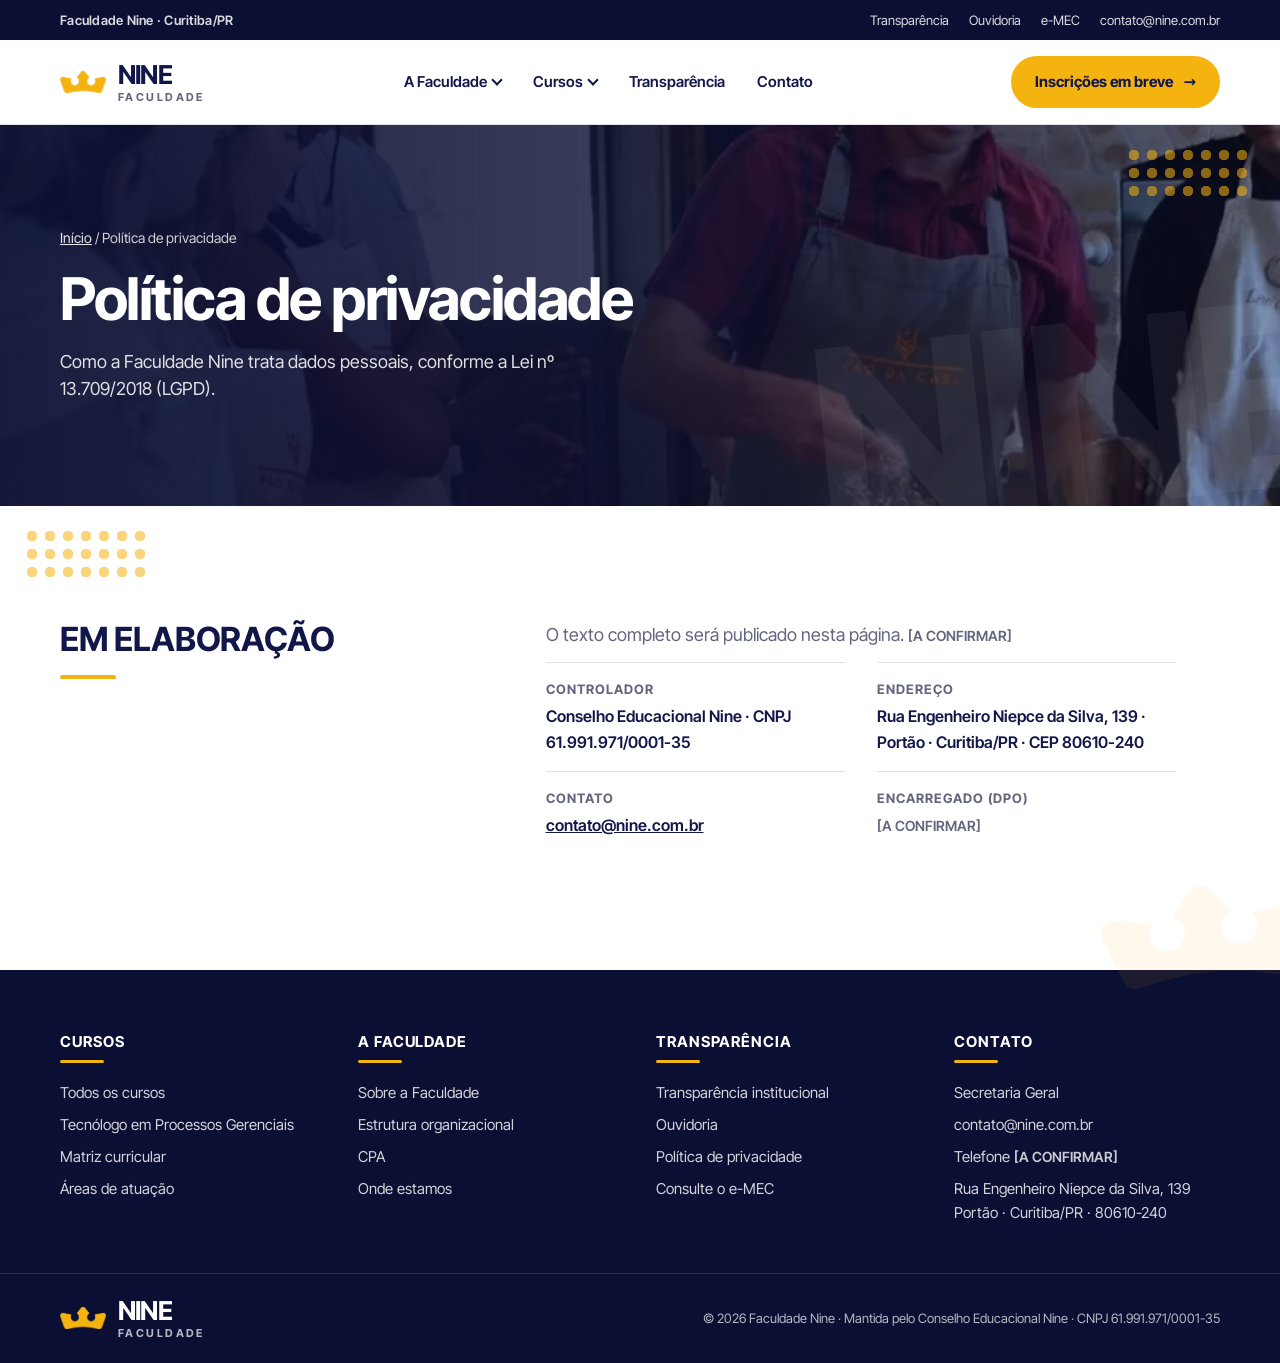
<file: privacidade.html>
<!doctype html>
<html lang="pt-BR">
<head>
  <meta charset="utf-8">
  <meta name="viewport" content="width=device-width, initial-scale=1">
  <title>Política de privacidade | Faculdade Nine</title>
  <meta name="description" content="Política de privacidade e proteção de dados pessoais da Faculdade Nine (LGPD).">
  <meta property="og:type" content="website">
  <meta property="og:locale" content="pt_BR">
  <meta property="og:title" content="Política de privacidade | Faculdade Nine">
  <meta property="og:description" content="Política de privacidade e proteção de dados pessoais da Faculdade Nine (LGPD).">
  <link rel="icon" type="image/png" href="/assets/logo/crown.png">
  <link rel="preload" as="font" type="font/woff2" href="/assets/fonts/inter-tight-latin.woff2" crossorigin>
  <script>document.documentElement.classList.add("js")</script>
  <style id="css">:root{--navy:#111749;--navy-90:#1C2257;--navy-deep:#0B0F33;--gold:#F5B310;--gold-soft:#FFF4D6;--paper:#FAFAF7;--paper-2:#F2F2EE;--white:#FFFFFF;--ink:#111749;--ink-muted:#62667F;--line:rgba(17,23,73,.12);--font:"Inter Tight",system-ui,-apple-system,"Segoe UI",sans-serif;--fs-display:clamp(2.75rem,7vw,6rem);--fs-h1:clamp(2.25rem,4.6vw,4rem);--fs-h2:clamp(1.75rem,3.2vw,2.75rem);--fs-h3:clamp(1.125rem,1.6vw,1.375rem);--fs-body:clamp(1rem,1.05vw,1.0625rem);--fs-label:.8125rem;--max:1240px;--margin:clamp(16px,4vw,40px);--r:16px;--r-lg:24px;--r-pill:999px;--space:clamp(64px,9vw,120px);--header-h:84px}@font-face{font-family:"Inter Tight";font-style:normal;font-weight:400 700;font-display:swap;src:url("/assets/fonts/inter-tight-latin.woff2") format("woff2")}*,*::before,*::after{box-sizing:border-box}*{margin:0}html{scroll-behavior:smooth;scroll-padding-top:calc(var(--header-h) + 16px);overflow-y:scroll;-webkit-text-size-adjust:100%}body{font-family:var(--font);font-size:var(--fs-body);line-height:1.6;color:var(--ink);background:var(--white);-webkit-font-smoothing:antialiased;overflow-x:clip}img,svg,iframe{display:block;max-width:100%}ul,ol{list-style:none;padding:0}a{color:inherit}button,input,select,textarea{font:inherit;color:inherit}h1,h2,h3,h4{font-weight:700;letter-spacing:-0.025em;line-height:1.05;text-wrap:balance}h1{font-size:var(--fs-h1)}h2{font-size:var(--fs-h2)}h3{font-size:var(--fs-h3);line-height:1.2;letter-spacing:-0.015em}p{text-wrap:pretty}[hidden]{display:none !important}:focus{outline:2px solid var(--navy);outline-offset:3px}.is-dark :focus,.footer :focus,.topbar :focus,.menu :focus{outline-color:var(--gold)}@media (prefers-reduced-motion:reduce){html{scroll-behavior:auto}*,*::before,*::after{transition-duration:.01ms !important}}.sr-only{position:absolute;width:1px;height:1px;padding:0;margin:-1px;overflow:hidden;clip-path:inset(50%);white-space:nowrap;border:0}.a11y-bar a{position:absolute;left:16px;top:-100px;z-index:100;background:var(--navy);color:#fff;padding:12px 16px;border-radius:8px}.a11y-bar a:focus{top:16px}.noscript{padding:12px 16px;background:var(--navy);color:#fff;text-align:center}.container{width:100%;max-width:var(--max);margin-inline:auto;padding-inline:var(--margin)}.section{position:relative;padding-block:var(--space);overflow-x:clip}.section--tint{background:var(--paper-2)}.is-dark{background:var(--navy);color:#fff}.is-dark .lead,.is-dark p{color:rgba(255,255,255,.84)}.is-dark a{color:var(--gold)}.lead{font-size:clamp(1.0625rem,1.4vw,1.25rem);line-height:1.55;color:var(--ink-muted)}.note{font-size:.9375rem;color:var(--ink-muted)}.tbc{font-size:.875rem;font-weight:600;color:var(--ink-muted)}.is-dark .tbc,.footer .tbc{color:rgba(255,255,255,.78)}.head{display:grid;gap:14px;max-width:760px;margin-bottom:clamp(28px,4vw,48px)}.head h2::after,.h-small::after{content:"";display:block;width:48px;height:4px;margin-top:14px;border-radius:2px;background:var(--gold)}.head--center h2::after{margin-inline:auto}.h-small{margin-bottom:8px;font-size:1.25rem}.disc__meta span + span::before{content:"·";margin-right:6px}.head--center{margin-inline:auto;text-align:center;justify-items:center}.crown{display:inline-block;aspect-ratio:214 / 101;background:url("/assets/logo/crown.png") center / contain no-repeat}.section>.container{position:relative;z-index:1}.dots{position:absolute;z-index:2;display:grid;grid-template-columns:repeat(7,12px);gap:6px;pointer-events:none}.dots i{width:12px;height:12px;border-radius:50%;background:var(--gold)}.btn{display:inline-flex;align-items:center;justify-content:center;gap:10px;min-height:48px;padding:12px 22px;border-radius:var(--r-pill);border:2px solid var(--navy);background:var(--navy);color:#fff;font-weight:700;font-size:.9375rem;text-decoration:none;cursor:pointer;transition:background-color .2s,color .2s,border-color .2s}.btn:hover{background:var(--navy-90);border-color:var(--navy-90)}.btn--gold{background:var(--gold);border-color:var(--gold);color:var(--navy)}.btn--gold:hover{background:#FFC22E;border-color:#FFC22E}.btn--outline{background:transparent;color:var(--navy)}.btn--outline:hover{background:var(--navy);color:#fff}.is-dark .btn--outline,.hero .btn--outline{border-color:#fff;color:#fff}.is-dark .btn--outline:hover,.hero .btn--outline:hover{background:#fff;color:var(--navy)}.is-dark .btn--gold{color:var(--navy)}.btn-row{display:flex;flex-wrap:wrap;gap:12px}.pill{display:inline-flex;align-items:center;min-height:40px;padding:8px 18px;border-radius:var(--r-pill);background:var(--navy);color:#fff;font-size:.875rem;font-weight:700;text-decoration:none;letter-spacing:.01em}.pill:hover{background:var(--navy-90)}.pills{display:flex;flex-wrap:wrap;gap:10px}.split--gold .pill{background:var(--navy);color:#fff}.split--navy .pill{background:var(--gold);color:var(--navy)}.split--navy .pill:hover{background:#FFC22E}.topbar{background:var(--navy-deep);color:rgba(255,255,255,.85);font-size:.8125rem}.topbar .container{display:flex;justify-content:space-between;align-items:center;gap:16px;min-height:40px}.topbar ul{display:flex;flex-wrap:wrap;gap:4px 20px}.topbar a{text-decoration:none;color:rgba(255,255,255,.85)}.topbar a:hover{color:var(--gold)}.topbar__place{font-weight:600;letter-spacing:.02em}.header{position:sticky;top:0;z-index:50;background:rgba(255,255,255,.96);border-bottom:1px solid var(--line)}.header .container{display:flex;align-items:center;justify-content:space-between;gap:24px;min-height:var(--header-h)}.brand{display:flex;align-items:center;gap:12px;text-decoration:none;color:var(--navy)}.brand .crown{width:46px}.brand__name{display:grid;line-height:1}.brand__name b{font-size:1.625rem;font-weight:700;letter-spacing:-0.03em}.brand__name small{margin-top:4px;font-size:.6875rem;font-weight:700;letter-spacing:.22em;text-transform:uppercase;color:var(--ink-muted)}.brand__sep{width:1px;height:36px;background:var(--line)}.mainnav>ul{display:flex;align-items:center;gap:4px}.mainnav a,.mainnav summary{display:flex;align-items:center;gap:6px;padding:10px 14px;border-radius:10px;font-size:.9375rem;font-weight:600;text-decoration:none;color:var(--navy);cursor:pointer;list-style:none}.mainnav summary::-webkit-details-marker{display:none}.mainnav a:hover,.mainnav summary:hover{background:var(--paper-2)}.mainnav a[aria-current="page"]{box-shadow:inset 0 -3px 0 var(--gold);border-radius:10px 10px 0 0}.mainnav summary::after{content:"";width:8px;height:8px;border-right:2px solid currentColor;border-bottom:2px solid currentColor;transform:translateY(-2px) rotate(45deg)}.dd{position:relative}.dd[open] summary::after{transform:translateY(2px) rotate(-135deg)}.dd__panel{position:absolute;top:calc(100% + 10px);left:0;z-index:60;min-width:300px;padding:10px;background:#fff;border:1px solid var(--line);border-radius:var(--r);box-shadow:0 18px 40px rgba(17,23,73,.14)}.dd__panel a{padding:10px 12px;font-weight:500}.header__cta{flex:none}.burger{display:none;width:48px;height:48px;border:0;border-radius:12px;background:var(--navy);cursor:pointer;place-content:center;gap:6px}.burger span[aria-hidden]{display:block;width:20px;height:2px;background:#fff;border-radius:2px}.menu{position:fixed;inset:0;z-index:70;overflow-y:auto;background:var(--navy);color:#fff;padding:88px var(--margin) 40px}.menu__close{position:absolute;top:18px;right:var(--margin);width:48px;height:48px;border-radius:12px;border:1px solid rgba(255,255,255,.3);background:none;color:#fff;font-size:1.75rem;cursor:pointer}.menu a{display:block;padding:10px 0;font-size:1.375rem;font-weight:700;text-decoration:none}.menu .menu__sub a{padding:6px 0 6px 16px;font-size:1.0625rem;font-weight:500;color:rgba(255,255,255,.85)}.menu .btn{display:flex;width:100%;margin-top:28px;padding:14px 24px;font-size:1.0625rem}@media (max-width:1100px){.mainnav,.header__cta{display:none}.burger{display:grid}.brand__sep,.topbar__place{display:none}}.hero{position:relative;overflow:hidden;background:var(--navy);color:#fff;isolation:isolate}.hero .container{display:grid;grid-template-columns:1.05fr .95fr;align-items:center;gap:clamp(24px,4vw,56px);min-height:clamp(520px,72vh,680px);padding-block:48px}.hero__text{display:grid;gap:22px;position:relative;z-index:2}.hero__title{font-size:var(--fs-display);line-height:.92;letter-spacing:-0.04em;text-transform:uppercase}.hero__title span{display:block;color:var(--gold)}.hero .lead{color:rgba(255,255,255,.86);max-width:46ch}.hero__media{position:relative;align-self:stretch}.hero__img{position:absolute;inset:0 0 0 0;border-radius:0 0 0 220px;overflow:hidden}.hero__img img{width:100%;height:100%;object-fit:cover}.hero__ring{position:absolute;right:-120px;top:-160px;width:420px;height:420px;border-radius:50%;border:48px solid rgba(245,179,16,.14);z-index:-1}@media (max-width:900px){.hero .container{grid-template-columns:1fr;min-height:0;padding-bottom:0}.hero__media{min-height:300px;margin-inline:calc(var(--margin) * -1)}.hero__img{border-radius:120px 0 0 0}}.facts-bar{background:var(--gold);color:var(--navy)}.facts-bar ul{display:grid;grid-template-columns:repeat(4,1fr)}.facts-bar li{padding:18px 16px;display:grid;gap:2px;border-left:1px solid rgba(17,23,73,.18)}.facts-bar li:first-child{border-left:0;padding-left:0}.facts-bar b{font-size:clamp(1.25rem,2vw,1.625rem);letter-spacing:-0.02em;line-height:1.1}.facts-bar span{font-size:.875rem;font-weight:600}@media (max-width:900px){.facts-bar ul{grid-template-columns:1fr 1fr}.facts-bar li:nth-child(3){border-left:0;padding-left:0}.facts-bar li:nth-child(n+3){border-top:1px solid rgba(17,23,73,.18)}}.carousel__track{display:grid}.slide{grid-area:1 / 1;opacity:0;visibility:hidden;transition:opacity .8s ease,visibility 0s .8s}.slide.is-active{opacity:1;visibility:visible;transition:opacity .8s ease}.carousel:not(.is-ready) .slide:not(.is-active) .hero__img{display:none}.slide:not(.is-active) .hero__img img,.slide:not(.is-active) .hero__text>*{animation:none}.carousel__ctrl{position:absolute;z-index:3;left:0;right:0;bottom:clamp(16px,3vw,32px);max-width:var(--max);margin-inline:auto;padding-inline:var(--margin);pointer-events:none}.carousel__ctrl>div{display:inline-flex;align-items:center;gap:4px;padding:4px;border-radius:var(--r-pill);background:rgba(11,15,51,.78);pointer-events:auto}html:not(.js) .carousel__ctrl{display:none}.carousel__btn{display:grid;place-items:center;width:40px;height:40px;border:0;border-radius:50%;background:transparent;color:#fff;font:inherit;font-size:1.625rem;line-height:1;cursor:pointer;transition:background-color .2s}.carousel__btn:hover{background:rgba(255,255,255,.16)}.carousel__play::before{content:"";width:12px;height:14px;border-inline:4px solid #fff;box-sizing:border-box}.carousel.is-stopped .carousel__play::before{width:0;height:0;border:0;border-block:8px solid transparent;border-left:13px solid #fff;margin-left:3px}.carousel__dot{position:relative;width:40px;height:40px;border:0;background:none;cursor:pointer}.carousel__dot::before,.carousel__dot::after{content:"";position:absolute;left:0;right:0;top:50%;height:4px;margin-top:-2px;border-radius:4px;background:rgba(255,255,255,.45)}.carousel__dot::after{background:var(--gold);transform:scaleX(0);transform-origin:left}.carousel__dot[aria-current]::after{transform:none}.js .carousel:not(.is-stopped) .carousel__dot[aria-current]::after{animation:slide-time 7s linear}.carousel:hover .carousel__dot::after,.carousel:focus-within .carousel__dot::after{animation-play-state:paused}@keyframes slide-time{from{transform:scaleX(0)}}@media (max-width:900px){.carousel .hero__media{min-height:320px}}.courses{display:grid;grid-template-columns:minmax(0,.8fr) minmax(0,1.4fr);gap:clamp(24px,5vw,72px);align-items:center}.courses__intro{display:grid;justify-items:start}.courses__list{display:grid;gap:20px}.course-card{position:relative;display:grid;grid-template-columns:minmax(0,.9fr) minmax(0,1.1fr);overflow:hidden;border-radius:var(--r-lg);background:#fff;border:1px solid var(--line);transition:transform .35s cubic-bezier(.2,.7,.2,1),box-shadow .35s}.course-card:hover{transform:translateY(-4px);box-shadow:0 18px 36px rgba(17,23,73,.12)}.course-card:focus-within{outline:3px solid var(--navy);outline-offset:3px}.course-card__photo{position:relative;min-height:260px;overflow:hidden}.course-card__photo img{position:absolute;inset:0;width:100%;height:100%;object-fit:cover;transition:transform 1.2s cubic-bezier(.2,.7,.2,1)}.course-card:hover .course-card__photo img{transform:scale(1.06)}.course-card__body{display:grid;align-content:center;gap:12px;padding:clamp(22px,3vw,36px)}.course-card__grau{justify-self:start;padding:4px 12px;border-radius:var(--r-pill);background:var(--gold-soft);font-size:.8125rem;font-weight:700;color:var(--navy)}.course-card h3{font-size:clamp(1.5rem,2.4vw,2rem)}.course-card h3 a{color:var(--navy);text-decoration:none}.course-card h3 a::after{content:"";position:absolute;inset:0}.course-card p{color:var(--ink-muted)}.course-card__meta{display:flex;flex-wrap:wrap;gap:8px 20px;font-size:.9375rem;font-weight:600;color:var(--navy)}.course-card__meta li{display:flex;align-items:center;gap:8px}.course-card__meta .icon{width:32px;height:32px;border-radius:9px}.course-card__meta .icon svg{width:18px;height:18px}.course-card__go{justify-self:start;display:inline-flex;gap:8px;padding-bottom:2px;border-bottom:2px solid var(--gold);font-weight:700;color:var(--navy)}.course-card__go::after{content:"→";transition:transform .25s}.course-card:hover .course-card__go::after{transform:translateX(4px)}.courses__list--page .course-card__photo{min-height:320px}@media (max-width:900px){.courses,.course-card{grid-template-columns:1fr}.course-card__photo{min-height:220px}}.statement{display:grid;grid-template-columns:1fr 1.6fr;gap:clamp(24px,5vw,72px);align-items:start}.statement h2{font-size:clamp(1.5rem,2.6vw,2.25rem);text-transform:uppercase;letter-spacing:-0.01em;line-height:1.1}.statement h2::after{content:"";display:block;width:56px;height:4px;margin-top:18px;border-radius:4px;background:var(--gold)}.statement .prose{display:grid;gap:14px;color:var(--ink-muted)}.statement .prose strong{color:var(--navy)}@media (max-width:800px){.statement{grid-template-columns:1fr}}.split{position:relative;display:grid;grid-template-columns:1fr 1fr;min-height:380px}.split__photo{position:relative;overflow:hidden}.split__photo img{position:absolute;inset:0;width:100%;height:100%;object-fit:cover}.split__photo .dots{right:24px;bottom:24px}.split__body{position:relative;display:grid;align-content:center;gap:22px;padding:clamp(40px,6vw,72px) clamp(24px,5vw,72px) clamp(40px,6vw,72px) clamp(96px,10vw,150px)}.split--navy .split__body{background:var(--navy);color:#fff}.split--gold .split__body{background:var(--gold);color:var(--navy)}.split--paper .split__body{background:var(--paper-2)}.split__body p{max-width:52ch}.split--navy .split__body p{color:rgba(255,255,255,.86)}.seal{position:absolute;left:0;top:50%;z-index:3;transform:translate(-50%,-50%);display:grid;place-items:center;width:clamp(150px,15vw,190px);aspect-ratio:1;padding:20px;border-radius:50%;background:var(--gold);color:var(--navy);text-align:center;box-shadow:0 0 0 10px #fff;isolation:isolate;font-size:clamp(1.125rem,1.7vw,1.5rem);font-weight:700;line-height:1;letter-spacing:-0.01em;text-transform:uppercase}.split .split__body .seal{color:var(--navy)}.split--gold .split__body .seal{background:var(--navy);color:#fff}.split--rev .split__photo{order:2}.split--rev .split__body{padding:clamp(40px,6vw,72px) clamp(96px,10vw,150px) clamp(40px,6vw,72px) clamp(24px,5vw,72px)}.split--rev .seal{left:auto;right:0;transform:translate(50%,-50%)}.split h2{font-size:clamp(1.5rem,2.4vw,2rem)}@media (max-width:900px){.split{grid-template-columns:1fr}.split__photo{min-height:260px}.split--rev .split__photo{order:0}.split__body,.split--rev .split__body{padding:96px var(--margin) 48px}.seal,.split--rev .seal{left:50%;right:auto;top:0;transform:translate(-50%,-50%);width:140px}}.grid{display:grid;gap:16px}.grid--2{grid-template-columns:repeat(2,minmax(0,1fr))}.grid--3{grid-template-columns:repeat(3,minmax(0,1fr))}.grid--4{grid-template-columns:repeat(4,minmax(0,1fr))}.card{position:relative;display:grid;align-content:start;gap:10px;padding:clamp(20px,2.4vw,28px);background:#fff;border:1px solid var(--line);border-radius:var(--r-lg)}.section--tint .card{border-color:transparent}.card h3{color:var(--navy)}.card p{color:var(--ink-muted);font-size:.9375rem}.tags{display:flex;flex-wrap:wrap;gap:6px;margin-top:4px}.tags li{padding:4px 10px;border-radius:var(--r-pill);background:var(--paper-2);font-size:.8125rem;font-weight:600;color:var(--navy)}@media (max-width:1000px){.grid--4{grid-template-columns:repeat(2,minmax(0,1fr))}.grid--3{grid-template-columns:repeat(2,minmax(0,1fr))}}@media (max-width:640px){.grid--2,.grid--3,.grid--4{grid-template-columns:1fr}}.soon{display:grid;grid-template-columns:1.2fr 1fr;gap:24px;align-items:stretch}.soon__box{display:grid;gap:14px;align-content:start;padding:clamp(24px,3vw,40px);border-radius:var(--r-lg);background:#fff;color:var(--navy)}@media (max-width:800px){.soon{grid-template-columns:1fr}}.place{display:grid;grid-template-columns:1fr 1.4fr;gap:24px;align-items:stretch}.place__info{display:grid;gap:14px;align-content:center}.place__info address{font-style:normal;font-size:1.125rem;font-weight:600;color:var(--navy)}.map{min-height:340px;border-radius:var(--r-lg);overflow:hidden;border:1px solid var(--line);background:var(--paper-2)}.map iframe{width:100%;height:100%;min-height:340px;border:0}@media (max-width:800px){.place{grid-template-columns:1fr}}.emec-band{display:grid;grid-template-columns:1fr 1fr}.emec-band>div{display:grid;gap:16px;justify-items:center;align-content:center;padding:clamp(40px,6vw,64px) var(--margin);text-align:center}.emec-band>div + div{background:var(--paper-2)}.emec-card{display:flex;align-items:center;gap:18px;padding:16px 20px;border:2px dashed var(--line);border-radius:var(--r);text-align:left}.emec-qr{flex:none;display:grid;place-items:center;width:84px;height:84px;border-radius:10px;background:#fff;border:1px solid var(--line);font-weight:700;color:var(--ink-muted)}@media (max-width:800px){.emec-band{grid-template-columns:1fr}}.page-hero{position:relative;overflow:hidden;background:var(--navy);color:#fff;isolation:isolate}.page-hero__bg{position:absolute;inset:0;z-index:-2}.page-hero__bg img{width:100%;height:100%;object-fit:cover}.page-hero::before{content:"";position:absolute;inset:0;z-index:-1;background:linear-gradient(90deg,rgba(11,15,51,.94) 0%,rgba(11,15,51,.82) 45%,rgba(11,15,51,.35) 100%)}.page-hero .container{display:grid;gap:18px;padding-block:clamp(56px,8vw,104px)}.crumbs{font-size:.875rem;color:rgba(255,255,255,.8)}.crumbs a{color:rgba(255,255,255,.9)}.page-hero h1{max-width:18ch}.page-hero .lead{max-width:58ch;color:rgba(255,255,255,.86)}.course-layout{display:grid;grid-template-columns:minmax(0,1fr) 340px;gap:clamp(24px,4vw,56px);align-items:start}.aside-box{position:sticky;top:calc(var(--header-h) + 24px);display:grid;gap:14px;padding:24px;border-radius:var(--r-lg);background:#fff;border:1px solid var(--line);box-shadow:0 20px 40px rgba(17,23,73,.08)}.aside-box h2{font-size:1.25rem}.aside-box dl{display:grid;gap:10px}.aside-box dl div{display:flex;justify-content:space-between;gap:12px;padding-bottom:10px;border-bottom:1px solid var(--line);font-size:.9375rem}.aside-box dt{color:var(--ink-muted)}.aside-box dd{margin:0;font-weight:700;text-align:right}@media (max-width:1000px){.course-layout{grid-template-columns:1fr}.aside-box{position:static}}.prose{display:grid;gap:16px;max-width:70ch}.prose h2{margin-top:8px}.quote{padding:20px 24px;border-left:4px solid var(--gold);border-radius:0 var(--r) var(--r) 0;background:var(--paper-2);color:var(--navy)}.quote cite{display:block;margin-top:10px;font-size:.875rem;font-style:normal;color:var(--ink-muted)}.disc{display:grid;grid-template-columns:repeat(2,minmax(0,1fr));gap:12px;padding:0 24px 24px}.disc li{display:grid;gap:8px;align-content:start;padding:18px;border-radius:var(--r);background:var(--paper-2)}.disc h3{font-size:1.0625rem}.disc__meta{display:flex;flex-wrap:wrap;gap:6px;font-size:.75rem;font-weight:700;letter-spacing:.04em;text-transform:uppercase;color:var(--ink-muted)}.disc__do{font-size:.9375rem;color:var(--navy)}.disc__do b{display:block;font-size:.75rem;letter-spacing:.08em;text-transform:uppercase;color:var(--ink-muted)}@media (max-width:700px){.disc{grid-template-columns:1fr;padding:0 16px 16px}}.steps{display:grid;grid-template-columns:repeat(4,minmax(0,1fr));gap:16px;counter-reset:s}.steps li{display:grid;gap:10px;align-content:start;padding:24px;border-radius:var(--r-lg);background:var(--navy-90);color:#fff}.steps b{display:grid;place-items:center;width:44px;height:44px;border-radius:50%;background:var(--gold);color:var(--navy);font-size:1.125rem}.steps h3{color:#fff}.steps p{color:rgba(255,255,255,.8);font-size:.9375rem}@media (max-width:1000px){.steps{grid-template-columns:repeat(2,minmax(0,1fr))}}@media (max-width:600px){.steps{grid-template-columns:1fr}}.facts{display:grid;grid-template-columns:repeat(2,minmax(0,1fr));gap:0 32px}.fact{padding:16px 0;border-top:1px solid var(--line)}.fact dt{font-size:var(--fs-label);font-weight:700;letter-spacing:.08em;text-transform:uppercase;color:var(--ink-muted)}.fact dd{margin:4px 0 0;font-weight:600;color:var(--navy)}.is-dark .fact{border-top-color:rgba(255,255,255,.16)}.is-dark .fact dt{color:var(--gold)}.is-dark .fact dd{color:#fff}@media (max-width:640px){.facts{grid-template-columns:1fr}}.faq{border-top:1px solid var(--line)}.faq details{border-bottom:1px solid var(--line);overflow:hidden}.faq summary{display:flex;justify-content:space-between;align-items:center;gap:20px;padding:20px 0;cursor:pointer;list-style:none;font-size:1.0625rem;font-weight:700;color:var(--navy)}.faq summary::-webkit-details-marker{display:none}.faq summary::after{content:"+";flex:none;display:grid;place-items:center;width:32px;height:32px;border-radius:50%;background:var(--gold);color:var(--navy);font-weight:600}.faq details[open] summary::after{content:"−";background:var(--navy);color:#fff}.faq details>div{padding:0 48px 20px 0;color:var(--ink-muted)}.docs{border-top:1px solid var(--line)}.doc{display:grid;grid-template-columns:minmax(0,1fr) auto 170px;gap:8px 24px;align-items:center;padding:18px 0;border-bottom:1px solid var(--line)}.doc h3{font-size:1.0625rem}.doc h3 a{color:var(--navy);text-decoration-color:var(--gold);text-decoration-thickness:2px;text-underline-offset:4px}.doc__main p{margin-top:2px;font-size:.9375rem;color:var(--ink-muted)}.doc__date{font-size:.875rem;color:var(--ink-muted);text-align:right}.status{justify-self:start;padding:6px 12px;border-radius:var(--r-pill);font-size:.8125rem;font-weight:700;white-space:nowrap}.status--publicado{background:var(--navy);color:#fff}.status--em-aprovacao{background:var(--gold-soft);color:#6B4E00}.status--a-publicar,.status--sem-registro{background:var(--paper-2);color:var(--ink-muted)}@media (max-width:760px){.doc{grid-template-columns:1fr}.doc__date{text-align:left}}.timeline{display:grid;grid-template-columns:repeat(4,minmax(0,1fr));gap:16px}.timeline li{padding:22px;border-radius:var(--r-lg);background:var(--navy-90)}.timeline b{display:block;margin-bottom:8px;font-size:1.125rem;color:var(--gold)}.timeline p{color:rgba(255,255,255,.82);font-size:.9375rem}@media (max-width:1000px){.timeline{grid-template-columns:repeat(2,minmax(0,1fr))}}@media (max-width:600px){.timeline{grid-template-columns:1fr}}.form{display:grid;gap:18px}.form fieldset{display:grid;grid-template-columns:1fr 1fr;gap:16px;min-width:0;margin:0;padding:0;border:0}.form legend{grid-column:1 / -1;padding-bottom:4px;font-size:var(--fs-label);font-weight:700;letter-spacing:.1em;text-transform:uppercase;color:var(--gold)}.field{display:grid;gap:6px;align-content:start}.field--full{grid-column:1 / -1}.field label{font-size:.9375rem;font-weight:600}.field .opt{font-weight:400;opacity:.75}.field input:not([type="checkbox"]),.field select,.field textarea{width:100%;min-height:50px;padding:12px 14px;border-radius:12px;border:1px solid rgba(255,255,255,.25);background:var(--navy-90);color:#fff}.form--light .field input:not([type="checkbox"]),.form--light .field select,.form--light .field textarea{border-color:var(--line);background:#fff;color:var(--navy)}.form--light legend{color:var(--navy)}.field select option{color:var(--navy);background:#fff}.field--check{display:flex;gap:12px;align-items:flex-start}.field--check input{width:22px;height:22px;margin-top:2px;flex:none;accent-color:var(--gold)}.field--hp{display:none}.form__status:not(:empty){padding:12px 16px;border-radius:12px;background:rgba(255,255,255,.1)}.form--light .form__status:not(:empty){background:var(--paper-2)}@media (max-width:640px){.form fieldset{grid-template-columns:1fr}}.footer{background:var(--navy-deep);color:rgba(255,255,255,.82);font-size:.9375rem}.footer__cols{display:grid;grid-template-columns:repeat(4,minmax(0,1fr));gap:32px;padding-block:64px 48px}.footer h2{margin-bottom:18px;font-size:.9375rem;text-transform:uppercase;letter-spacing:.06em;color:#fff}.footer h2::after{content:"";display:block;width:44px;height:3px;margin-top:10px;border-radius:3px;background:var(--gold)}.footer li + li{margin-top:8px}.footer a{color:rgba(255,255,255,.82);text-decoration:none}.footer a:hover{color:var(--gold);text-decoration:underline}.footer address{font-style:normal}.footer__bottom{border-top:1px solid rgba(255,255,255,.12)}.footer__bottom .container{display:flex;flex-wrap:wrap;justify-content:space-between;align-items:center;gap:16px;padding-block:24px;font-size:.8125rem;color:rgba(255,255,255,.7)}.footer .brand{color:#fff}.footer .brand__name small{color:rgba(255,255,255,.7)}@media (max-width:900px){.footer__cols{grid-template-columns:1fr 1fr}}@media (max-width:520px){.footer__cols{grid-template-columns:1fr}}.wm{position:absolute;z-index:0;pointer-events:none}.wm--crown{width:clamp(140px,16vw,220px);aspect-ratio:214 / 101;background:url("/assets/logo/crown.png") center / contain no-repeat;opacity:.08}.wm--nine::before{content:"NINE"}.wm--nine{font-size:clamp(7rem,20vw,17rem);font-weight:700;line-height:.78;letter-spacing:-0.05em;color:var(--navy);opacity:.04;white-space:nowrap}.wm--dots{width:126px;height:54px;background:radial-gradient(circle at 6px 6px,var(--gold) 5px,transparent 5.5px) 0 0 / 18px 18px;opacity:.55}.is-dark .wm--nine,.page-hero .wm--nine,.split--navy .wm--nine{color:#fff;opacity:.05}.split--gold .wm--nine{color:var(--navy);opacity:.06}.is-dark .wm--crown{opacity:.12}.p-tl{top:24px;left:2%;--rot:-10deg}.p-tr{top:24px;right:2%;--rot:10deg}.p-bl{bottom:24px;left:2%;--rot:8deg}.p-br{bottom:-12px;right:-2%;--rot:-6deg}.wm{transform:rotate(var(--rot,0deg))}.wm--dots{--rot:0deg}.wm--nine.p-tr{top:0;right:-4%}.wm--nine.p-br{bottom:-3%;right:-4%}.split__body>.wm{z-index:0}.split__body>:not(.wm){position:relative;z-index:1}.hero>.wm,.page-hero>.wm{z-index:0}.hero .container,.page-hero .container{position:relative;z-index:1}@media (max-width:760px){.wm--crown{width:110px}.wm--dots{width:90px;height:36px}}.plain{display:grid;gap:12px}.plain li{padding-left:18px;border-left:3px solid var(--gold)}.plain b{color:var(--navy)}.is-dark .plain b{color:#fff}.plain--cols{grid-template-columns:repeat(2,minmax(0,1fr));gap:18px 32px;margin-bottom:20px}@media (max-width:700px){.plain--cols{grid-template-columns:1fr}}.soon__box dl{display:grid;gap:10px}.soon__box dl div{display:flex;justify-content:space-between;gap:12px;padding-bottom:10px;border-bottom:1px solid var(--line)}.soon__box dt{color:var(--ink-muted)}.soon__box dd{margin:0;font-weight:700;text-align:right}.soon__box .tbc{color:var(--ink-muted)}.section--tint .soon__box{border:1px solid var(--line);box-shadow:0 20px 40px rgba(17,23,73,.08)}:focus:not(:focus-visible){outline-color:transparent}.faq summary:focus-visible{outline-offset:-3px;border-radius:8px}.prose .head{margin-bottom:4px}.form-wrap{max-width:880px}.timeline + .note,.grid + .note{margin-top:20px}.icon{display:inline-grid;place-items:center;flex:none;width:48px;height:48px;border-radius:14px;background:var(--gold-soft);color:var(--navy)}.icon svg{width:26px;height:26px}.is-dark .icon,.split--navy .icon{background:rgba(245,179,16,.16);color:var(--gold)}.meta{display:flex;flex-wrap:wrap;gap:10px 28px;margin-top:4px;font-weight:600}.meta li{display:flex;align-items:center;gap:10px}.meta .icon{width:36px;height:36px;border-radius:10px;background:rgba(255,255,255,.12);color:var(--gold)}.meta .icon svg{width:20px;height:20px}.page-hero--course .container{padding-bottom:clamp(72px,9vw,120px)}@media (min-width:1001px){.aside-box--float{margin-top:calc(var(--space) * -1 - 120px)}}.tabs__list{display:flex;flex-wrap:wrap;gap:8px;margin-bottom:20px}.tabs__list [role="tab"]{min-height:44px;padding:10px 20px;border-radius:var(--r-pill);border:1px solid var(--line);background:#fff;font-weight:700;color:var(--navy);cursor:pointer;transition:background-color .25s,color .25s,border-color .25s,transform .25s}.tabs__list [role="tab"]:hover{border-color:var(--navy);transform:translateY(-1px)}.tabs__list [role="tab"][aria-selected="true"]{background:var(--navy);border-color:var(--navy);color:#fff}.tabs__panel{border-radius:var(--r-lg);background:#fff;border:1px solid var(--line);padding:24px}.tabs__panel + .tabs__panel{margin-top:16px}.js .tabs__panel + .tabs__panel{margin-top:0}.tabs__panel.is-active{animation:panel-in .45s cubic-bezier(.2,.7,.2,1)}@keyframes panel-in{from{opacity:0;transform:translateY(10px)}}.tabs__count{margin-bottom:14px;font-size:.875rem;font-weight:700;color:var(--ink-muted)}.tabs__panel .disc{padding:0}.tabs--v{display:grid;grid-template-columns:300px minmax(0,1fr);gap:20px;align-items:start}.tabs--v .tabs__list{flex-direction:column;flex-wrap:nowrap;margin:0}.tabs--v [role="tab"]{justify-content:flex-start;text-align:left;border-radius:12px;display:flex;align-items:center}.tabs--v [role="tab"]::after{content:"›";margin-left:auto;font-size:1.25rem;line-height:1}.tabs--v .tabs__panel{display:grid;gap:12px;align-content:start;min-height:100%;background:var(--paper-2);border:0;padding:clamp(24px,3vw,36px)}.tabs--v .tabs__panel h4{margin-top:6px;font-size:.8125rem;letter-spacing:.08em;text-transform:uppercase;color:var(--ink-muted)}.tabs--v .tabs__panel .tags li{background:#fff}@media (max-width:900px){.tabs--v{grid-template-columns:1fr}.tabs--v .tabs__list{flex-direction:row;flex-wrap:wrap}.tabs--v [role="tab"]::after{content:none}}.head-row{display:flex;flex-wrap:wrap;align-items:end;justify-content:space-between;gap:16px;margin-bottom:clamp(28px,4vw,48px)}.head-row .head{margin-bottom:0}.journey{position:relative;display:grid;grid-template-columns:repeat(4,minmax(0,1fr));gap:24px}.journey::before{content:"";position:absolute;top:24px;left:24px;right:24px;height:2px;background:rgba(255,255,255,.18)}.journey li{position:relative;display:grid;gap:10px;align-content:start}.journey .icon{width:48px;height:48px;border-radius:50%;background:var(--gold);color:var(--navy);box-shadow:0 0 0 8px var(--navy)}.journey h3{margin-top:8px;color:#fff}@media (max-width:800px){.journey{grid-template-columns:1fr}.journey::before{top:24px;bottom:24px;left:24px;right:auto;width:2px;height:auto}.journey li{grid-template-columns:48px 1fr;column-gap:16px}.journey li>:not(.icon){grid-column:2}.journey h3{margin-top:0}}.band-gold{background:var(--gold);color:var(--navy)}.band-gold .head h2::after{background:var(--navy)}.why{display:grid;grid-template-columns:1fr 2fr;gap:clamp(24px,4vw,56px);align-items:start}.why__grid{display:grid;grid-template-columns:repeat(2,minmax(0,1fr));gap:16px}.why__grid .card{border:0}.why__grid .icon{background:var(--navy);color:var(--gold)}@media (max-width:900px){.why{grid-template-columns:1fr}}@media (max-width:560px){.why__grid{grid-template-columns:1fr}}.stats{position:relative;overflow-x:clip;padding-block:clamp(40px,6vw,64px)}.stats__list{position:relative;z-index:1;display:grid;grid-template-columns:repeat(4,minmax(0,1fr));gap:16px}.stats__list li{display:grid;gap:4px;padding-left:18px;border-left:3px solid var(--navy)}.stats__list b{font-size:clamp(2.25rem,4.5vw,3.5rem);line-height:1;letter-spacing:-0.04em;font-variant-numeric:tabular-nums}.stats__list span{font-weight:600}@media (max-width:760px){.stats__list{grid-template-columns:1fr 1fr;row-gap:28px}}.table-wrap{overflow-x:auto;border-radius:var(--r-lg);border:1px solid var(--line)}.compare{width:100%;min-width:560px;border-collapse:collapse;background:#fff}.compare th,.compare td{padding:16px 20px;text-align:left;vertical-align:top;border-top:1px solid var(--line)}.compare thead th{border-top:0;background:var(--navy);color:#fff;font-size:.9375rem}.compare thead th:nth-child(2){background:var(--gold);color:var(--navy)}.compare tbody th{width:22%;color:var(--navy)}.compare td{color:var(--ink-muted)}.compare td:first-of-type{color:var(--navy);font-weight:600;background:var(--gold-soft)}.faq-band{display:grid;grid-template-columns:1fr 1.4fr;gap:clamp(24px,5vw,64px);align-items:start}.is-dark .faq,.is-dark .faq details{border-color:rgba(255,255,255,.16)}.is-dark .faq summary{color:#fff}.is-dark .faq details>div,.is-dark .faq details>div p{color:rgba(255,255,255,.82)}@media (max-width:900px){.faq-band{grid-template-columns:1fr}}.card--area{gap:12px}.places{display:grid;grid-template-columns:repeat(5,minmax(0,1fr));gap:16px;margin-bottom:20px}.places li{display:grid;gap:10px;align-content:start;padding:22px;border-radius:var(--r-lg);background:var(--navy-90)}.places h3{color:#fff}.places p{font-size:.9375rem}@media (max-width:1100px){.places{grid-template-columns:repeat(3,minmax(0,1fr))}}@media (max-width:700px){.places{grid-template-columns:1fr}}.js [data-reveal]:not(.is-in){opacity:0;transform:translateY(28px);animation:reveal-failsafe 0s 3s forwards}.js [data-reveal]{transition:opacity .7s cubic-bezier(.2,.7,.2,1),transform .7s cubic-bezier(.2,.7,.2,1)}.js .grid>[data-reveal]:nth-child(2),.js .why__grid>[data-reveal]:nth-child(2){transition-delay:.08s}.js .grid>[data-reveal]:nth-child(3),.js .why__grid>[data-reveal]:nth-child(3){transition-delay:.16s}.js .grid>[data-reveal]:nth-child(4),.js .why__grid>[data-reveal]:nth-child(4){transition-delay:.24s}@keyframes reveal-failsafe{to{opacity:1;transform:none}}.js .split__body:not(.is-in) .seal{transform:translate(-50%,-50%) scale(.6) rotate(-20deg)}.js .split--rev .split__body:not(.is-in) .seal{transform:translate(50%,-50%) scale(.6) rotate(20deg)}.seal{transition:transform .9s cubic-bezier(.3,1.4,.5,1) .15s}.split__photo img{transition:transform 1.2s cubic-bezier(.2,.7,.2,1)}.split:hover .split__photo img{transform:scale(1.05)}.hero__img img,.page-hero__bg img{animation:hero-zoom 1.6s cubic-bezier(.2,.7,.2,1) both}.hero__text>*,.page-hero .container>*{animation:hero-up .9s cubic-bezier(.2,.7,.2,1) both}.hero__text>:nth-child(2),.page-hero .container>:nth-child(2){animation-delay:.08s}.hero__text>:nth-child(3),.page-hero .container>:nth-child(3){animation-delay:.16s}.page-hero .container>:nth-child(4){animation-delay:.24s}@keyframes hero-zoom{from{transform:scale(1.08)}}@keyframes hero-up{from{transform:translateY(24px)}}.dots,.wm--dots{animation:float 7s ease-in-out infinite}.wm--crown{animation:float 9s ease-in-out infinite}@keyframes float{50%{transform:rotate(var(--rot,0deg)) translateY(-10px)}}.btn{transition:background-color .25s,color .25s,border-color .25s,transform .25s,box-shadow .25s}.btn:hover{transform:translateY(-2px);box-shadow:0 10px 22px rgba(17,23,73,.18)}.btn:active{transform:translateY(0);box-shadow:none}.btn::after{content:"→";display:inline-block;transition:transform .25s}.btn:hover::after{transform:translateX(4px)}.burger::after,.menu__close::after{content:none}.pill{transition:background-color .25s,transform .25s}.pill:hover{transform:translateY(-2px)}.card{transition:transform .35s cubic-bezier(.2,.7,.2,1),box-shadow .35s,border-color .35s}.card:hover{transform:translateY(-4px);box-shadow:0 18px 36px rgba(17,23,73,.12)}.disc li{transition:background-color .25s}.disc li:hover{background:var(--gold-soft)}.mainnav a,.mainnav summary{transition:background-color .2s,box-shadow .25s}.dd__panel{animation:panel-in .25s cubic-bezier(.2,.7,.2,1)}.header{transition:box-shadow .3s}.header.is-scrolled{box-shadow:0 8px 24px rgba(17,23,73,.08)}.footer a{transition:color .2s}@media (prefers-reduced-motion:reduce){.js [data-reveal]:not(.is-in){opacity:1;transform:none}.hero__img img,.page-hero__bg img,.hero__text>*,.page-hero .container>*,.dots,.wm--dots,.wm--crown,.tabs__panel.is-active,.dd__panel{animation:none}.btn:hover,.pill:hover,.card:hover{transform:none}}</style>
  <script type="application/ld+json">{"@context": "https://schema.org", "@type": "CollegeOrUniversity", "name": "Faculdade Nine", "url": "https://nineacademia.vercel.app/", "logo": "https://nineacademia.vercel.app/assets/logo/crown.png", "email": "contato@nine.com.br", "address": {"@type": "PostalAddress", "streetAddress": "Rua Engenheiro Niepce da Silva, 139", "addressLocality": "Curitiba", "addressRegion": "PR", "postalCode": "80610-240", "addressCountry": "BR"}, "geo": {"@type": "GeoCoordinates", "latitude": -25.4712556, "longitude": -49.2929375}, "parentOrganization": {"@type": "Organization", "name": "Conselho Educacional Nine", "taxID": "61.991.971/0001-35"}}</script>
  <script src="/base.js" defer></script>
</head>
<body>
  <nav class="a11y-bar" aria-label="Atalhos de acessibilidade">
    <ul>
      <li><a href="#conteudo" accesskey="1">Ir para o conteúdo [1]</a></li>
      <li><a href="#menu-principal" accesskey="2">Ir para o menu [2]</a></li>
      <li><a href="#rodape" accesskey="3">Ir para o rodapé [3]</a></li>
    </ul>
  </nav>
  <noscript><p class="noscript">Algumas funções dependem de JavaScript. Todo o conteúdo do site continua disponível sem ele.</p></noscript>

  <div class="topbar" role="region" aria-label="Acesso rápido">
    <div class="container">
      <p class="topbar__place">Faculdade Nine · Curitiba/PR</p>
      <nav aria-label="Links de acesso rápido">
        <ul>
          <li><a href="/transparencia.html">Transparência</a></li>
          <li><a href="/ouvidoria.html">Ouvidoria</a></li>
          <li><a href="/transparencia.html#emec">e-MEC</a></li>
          <li><a href="mailto:contato@nine.com.br">contato@nine.com.br</a></li>
        </ul>
      </nav>
    </div>
  </div>

  <header class="header">
    <div class="container">
      <a class="brand" href="/" aria-label="Faculdade Nine, página inicial"><span class="crown" aria-hidden="true"></span><span class="brand__name"><b>NINE</b><small>Faculdade</small></span></a>
      <nav class="mainnav" id="menu-principal" aria-label="Principal">
        <ul>
          <li>
            <details class="dd">
              <summary>A Faculdade</summary>
              <ul class="dd__panel">
                <li><a href="/a-faculdade.html">Sobre a Faculdade</a></li>
                <li><a href="/a-faculdade.html#estrutura">Estrutura organizacional</a></li>
                <li><a href="/a-faculdade.html#cpa">CPA · Comissão Própria de Avaliação</a></li>
                <li><a href="/a-faculdade.html#onde-estamos">Onde estamos</a></li>
                <li><a href="/transparencia.html">Transparência institucional</a></li>
                <li><a href="/ouvidoria.html">Ouvidoria</a></li>
                <li><a href="/privacidade.html" aria-current="page">Privacidade e proteção de dados</a></li>
              </ul>
            </details>
          </li>
          <li>
            <details class="dd">
              <summary>Cursos</summary>
              <ul class="dd__panel">
                <li><a href="/cursos/">Todos os cursos</a></li>
                <li><a href="/cursos/processos-gerenciais/">Processos Gerenciais</a></li>
              </ul>
            </details>
          </li>
          <li><a href="/transparencia.html">Transparência</a></li>
          <li><a href="/a-faculdade.html#onde-estamos">Contato</a></li>
        </ul>
      </nav>
      <a class="btn btn--gold header__cta" href="/cursos/processos-gerenciais/#investimento">Inscrições em breve</a>
      <button class="burger" type="button" aria-expanded="false" aria-controls="menu-mobile" data-menu-toggle>
        <span class="sr-only">Abrir menu</span><span aria-hidden="true"></span><span aria-hidden="true"></span>
      </button>
    </div>
  </header>

  <div class="menu" id="menu-mobile" hidden data-menu>
    <button class="menu__close" type="button" data-menu-toggle><span class="sr-only">Fechar menu</span>×</button>
    <nav aria-label="Menu mobile">
      <ul>
        <li><a href="/">Início</a></li>
        <li><a href="/a-faculdade.html">A Faculdade</a>
          <ul class="menu__sub">
            <li><a href="/a-faculdade.html">Sobre a Faculdade</a></li>
            <li><a href="/a-faculdade.html#estrutura">Estrutura organizacional</a></li>
            <li><a href="/a-faculdade.html#cpa">CPA · Comissão Própria de Avaliação</a></li>
            <li><a href="/a-faculdade.html#onde-estamos">Onde estamos</a></li>
            <li><a href="/transparencia.html">Transparência institucional</a></li>
            <li><a href="/ouvidoria.html">Ouvidoria</a></li>
            <li><a href="/privacidade.html">Privacidade e proteção de dados</a></li>
          </ul>
        </li>
        <li><a href="/cursos/">Cursos</a>
          <ul class="menu__sub">
            <li><a href="/cursos/">Todos os cursos</a></li>
            <li><a href="/cursos/processos-gerenciais/">Processos Gerenciais</a></li>
          </ul>
        </li>
        <li><a href="/transparencia.html">Transparência</a></li>
        <li><a href="/a-faculdade.html#onde-estamos">Contato</a></li>
      </ul>
      <a class="btn btn--gold" href="/cursos/processos-gerenciais/#investimento">Inscrições em breve</a>
    </nav>
  </div>

  <main id="conteudo">
    <section class="page-hero" aria-labelledby="t-priv">
      <div class="page-hero__bg"><img src="/assets/img/galeria/11.webp" srcset="/assets/img/galeria/11-320.webp 320w, /assets/img/galeria/11-600.webp 600w, /assets/img/galeria/11.webp 847w" sizes="100vw" width="847" height="540" alt="Instrutor conduzindo uma atividade com a turma" fetchpriority="high" decoding="async"></div>
      <span class="wm wm--nine p-br" aria-hidden="true"></span><span class="wm wm--dots p-tr" aria-hidden="true"></span>
      <div class="container">
        <nav class="crumbs" aria-label="Você está em"><a href="/">Início</a> / <span aria-current="page">Política de privacidade</span></nav>
        <h1 id="t-priv">Política de privacidade</h1>
        <p class="lead">Como a Faculdade Nine trata dados pessoais, conforme a Lei nº 13.709/2018 (LGPD).</p>
      </div>
    </section>

    <section class="section" aria-labelledby="t-priv-st">
      <span class="wm wm--crown p-br" aria-hidden="true"></span><span class="wm wm--dots p-tl" aria-hidden="true"></span>
      <div class="container statement" data-reveal>
        <h2 id="t-priv-st">Em elaboração</h2>
        <div class="prose">
          <p class="lead">O texto completo será publicado nesta página. <span class="tbc">[A CONFIRMAR]</span></p>
          <dl class="facts" data-reveal>
          <div class="fact"><dt>Controlador</dt><dd>Conselho Educacional Nine · CNPJ 61.991.971/0001-35</dd></div>
          <div class="fact"><dt>Endereço</dt><dd>Rua Engenheiro Niepce da Silva, 139 · Portão · Curitiba/PR · CEP 80610-240</dd></div>
          <div class="fact"><dt>Contato</dt><dd><a href="mailto:contato@nine.com.br">contato@nine.com.br</a></dd></div>
          <div class="fact"><dt>Encarregado (DPO)</dt><dd><span class="tbc">[A CONFIRMAR]</span></dd></div>
        </dl>
        </div>
      </div>
    </section>
  </main>

  <footer class="footer" id="rodape">
    <div class="container footer__cols">
      <div>
        <h2>Cursos</h2>
        <ul>
          <li><a href="/cursos/">Todos os cursos</a></li>
          <li><a href="/cursos/processos-gerenciais/">Tecnólogo em Processos Gerenciais</a></li>
          <li><a href="/cursos/processos-gerenciais/#matriz">Matriz curricular</a></li>
          <li><a href="/cursos/processos-gerenciais/areas-de-atuacao/">Áreas de atuação</a></li>
        </ul>
      </div>
      <div>
        <h2>A Faculdade</h2>
        <ul>
          <li><a href="/a-faculdade.html">Sobre a Faculdade</a></li>
          <li><a href="/a-faculdade.html#estrutura">Estrutura organizacional</a></li>
          <li><a href="/a-faculdade.html#cpa">CPA</a></li>
          <li><a href="/a-faculdade.html#onde-estamos">Onde estamos</a></li>
        </ul>
      </div>
      <div>
        <h2>Transparência</h2>
        <ul>
          <li><a href="/transparencia.html">Transparência institucional</a></li>
          <li><a href="/ouvidoria.html">Ouvidoria</a></li>
          <li><a href="/privacidade.html">Política de privacidade</a></li>
          <li><a href="https://emec.mec.gov.br/">Consulte o e-MEC</a></li>
        </ul>
      </div>
      <div>
        <h2>Contato</h2>
        <address>
          <ul>
            <li>Secretaria Geral</li>
            <li><a href="mailto:contato@nine.com.br">contato@nine.com.br</a></li>
            <li>Telefone <span class="tbc">[A CONFIRMAR]</span></li>
            <li>Rua Engenheiro Niepce da Silva, 139<br>Portão · Curitiba/PR · 80610-240</li>
          </ul>
        </address>
      </div>
    </div>
    <div class="footer__bottom">
      <div class="container">
        <a class="brand" href="/" aria-label="Faculdade Nine, página inicial"><span class="crown" aria-hidden="true"></span><span class="brand__name"><b>NINE</b><small>Faculdade</small></span></a>
        <p>© <span data-year></span> Faculdade Nine · Mantida pelo Conselho Educacional Nine · CNPJ 61.991.971/0001-35</p>
      </div>
    </div>
  </footer>
</body>
</html>
</file>
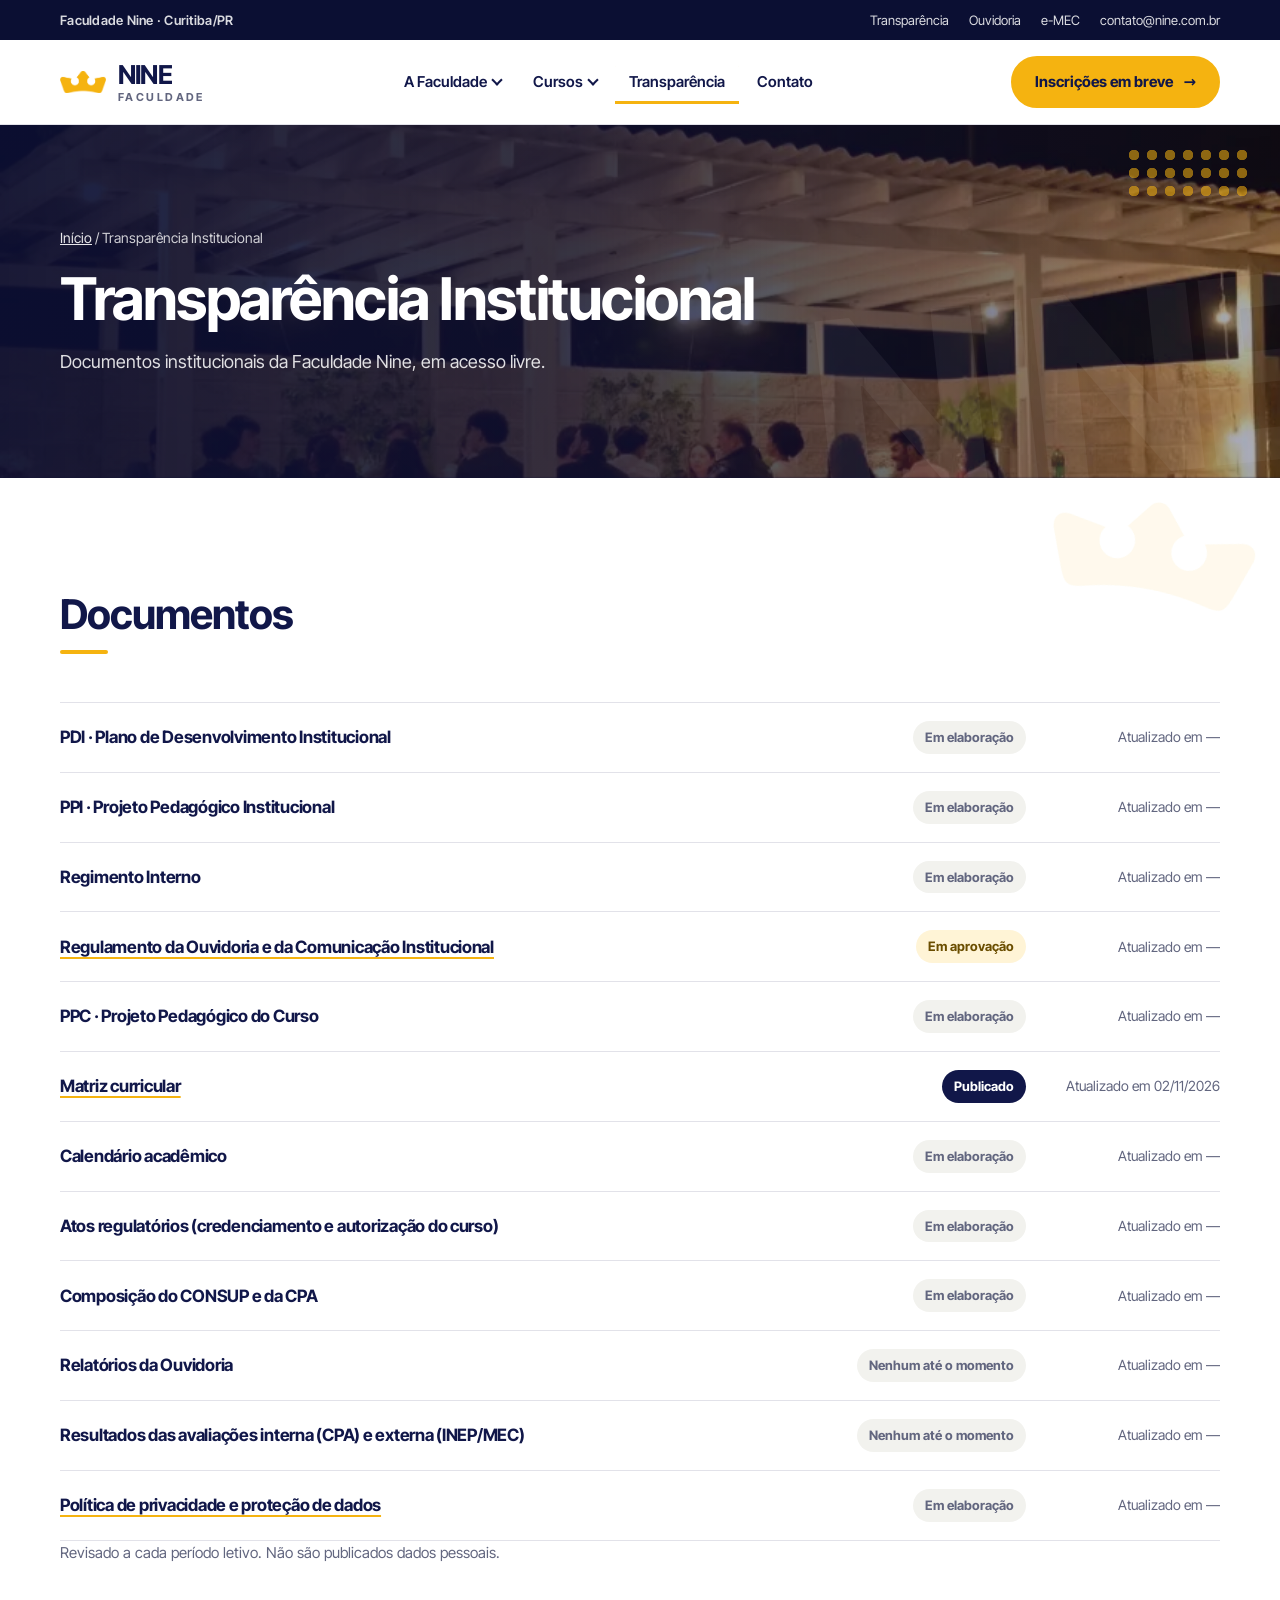
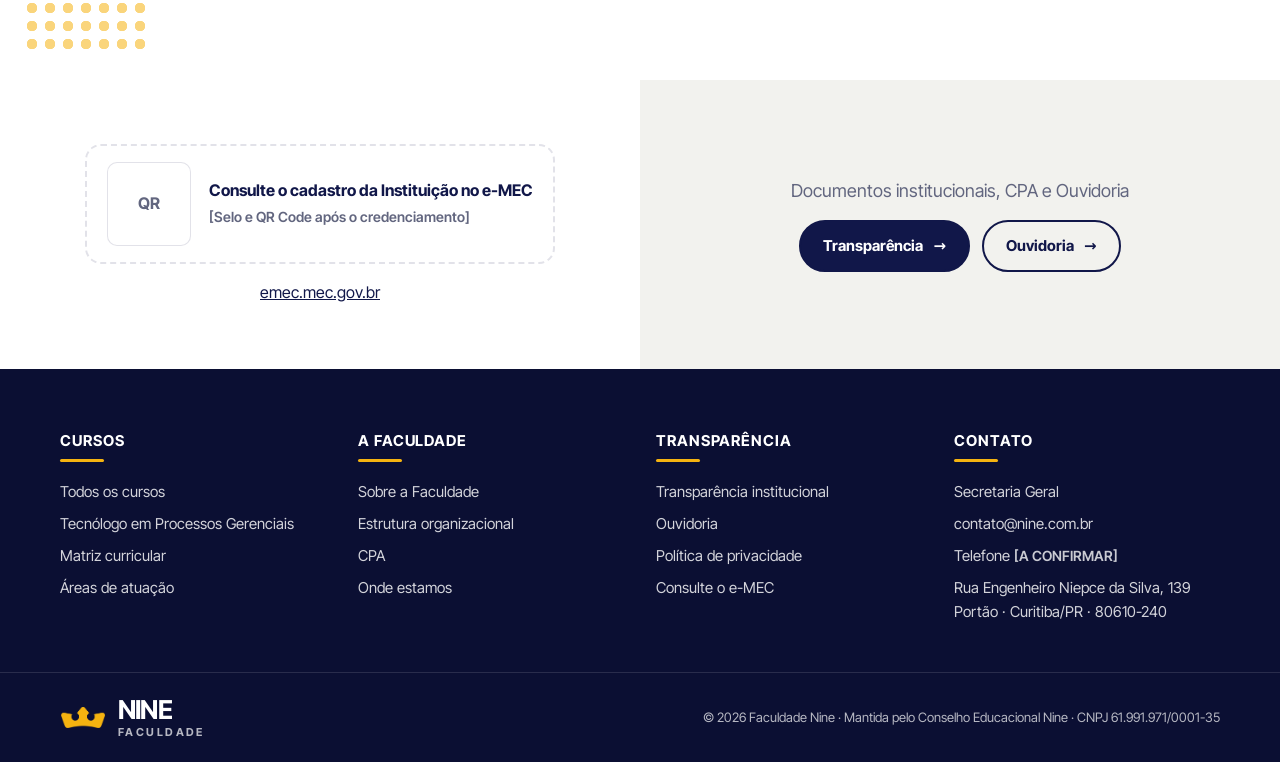
<file: transparencia.html>
<!doctype html>
<html lang="pt-BR">
<head>
  <meta charset="utf-8">
  <meta name="viewport" content="width=device-width, initial-scale=1">
  <title>Transparência Institucional | Faculdade Nine</title>
  <meta name="description" content="Documentos institucionais, atos regulatórios, CPA, relatórios da Ouvidoria e resultados das avaliações da Faculdade Nine, em acesso livre.">
  <meta property="og:type" content="website">
  <meta property="og:locale" content="pt_BR">
  <meta property="og:title" content="Transparência Institucional | Faculdade Nine">
  <meta property="og:description" content="Documentos institucionais, atos regulatórios, CPA, relatórios da Ouvidoria e resultados das avaliações da Faculdade Nine, em acesso livre.">
  <link rel="icon" type="image/png" href="/assets/logo/crown.png">
  <link rel="preload" as="font" type="font/woff2" href="/assets/fonts/inter-tight-latin.woff2" crossorigin>
  <script>document.documentElement.classList.add("js")</script>
  <style id="css">:root{--navy:#111749;--navy-90:#1C2257;--navy-deep:#0B0F33;--gold:#F5B310;--gold-soft:#FFF4D6;--paper:#FAFAF7;--paper-2:#F2F2EE;--white:#FFFFFF;--ink:#111749;--ink-muted:#62667F;--line:rgba(17,23,73,.12);--font:"Inter Tight",system-ui,-apple-system,"Segoe UI",sans-serif;--fs-display:clamp(2.75rem,7vw,6rem);--fs-h1:clamp(2.25rem,4.6vw,4rem);--fs-h2:clamp(1.75rem,3.2vw,2.75rem);--fs-h3:clamp(1.125rem,1.6vw,1.375rem);--fs-body:clamp(1rem,1.05vw,1.0625rem);--fs-label:.8125rem;--max:1240px;--margin:clamp(16px,4vw,40px);--r:16px;--r-lg:24px;--r-pill:999px;--space:clamp(64px,9vw,120px);--header-h:84px}@font-face{font-family:"Inter Tight";font-style:normal;font-weight:400 700;font-display:swap;src:url("/assets/fonts/inter-tight-latin.woff2") format("woff2")}*,*::before,*::after{box-sizing:border-box}*{margin:0}html{scroll-behavior:smooth;scroll-padding-top:calc(var(--header-h) + 16px);overflow-y:scroll;-webkit-text-size-adjust:100%}body{font-family:var(--font);font-size:var(--fs-body);line-height:1.6;color:var(--ink);background:var(--white);-webkit-font-smoothing:antialiased;overflow-x:clip}img,svg,iframe{display:block;max-width:100%}ul,ol{list-style:none;padding:0}a{color:inherit}button,input,select,textarea{font:inherit;color:inherit}h1,h2,h3,h4{font-weight:700;letter-spacing:-0.025em;line-height:1.05;text-wrap:balance}h1{font-size:var(--fs-h1)}h2{font-size:var(--fs-h2)}h3{font-size:var(--fs-h3);line-height:1.2;letter-spacing:-0.015em}p{text-wrap:pretty}[hidden]{display:none !important}:focus{outline:2px solid var(--navy);outline-offset:3px}.is-dark :focus,.footer :focus,.topbar :focus,.menu :focus{outline-color:var(--gold)}@media (prefers-reduced-motion:reduce){html{scroll-behavior:auto}*,*::before,*::after{transition-duration:.01ms !important}}.sr-only{position:absolute;width:1px;height:1px;padding:0;margin:-1px;overflow:hidden;clip-path:inset(50%);white-space:nowrap;border:0}.a11y-bar a{position:absolute;left:16px;top:-100px;z-index:100;background:var(--navy);color:#fff;padding:12px 16px;border-radius:8px}.a11y-bar a:focus{top:16px}.noscript{padding:12px 16px;background:var(--navy);color:#fff;text-align:center}.container{width:100%;max-width:var(--max);margin-inline:auto;padding-inline:var(--margin)}.section{position:relative;padding-block:var(--space);overflow-x:clip}.section--tint{background:var(--paper-2)}.is-dark{background:var(--navy);color:#fff}.is-dark .lead,.is-dark p{color:rgba(255,255,255,.84)}.is-dark a{color:var(--gold)}.lead{font-size:clamp(1.0625rem,1.4vw,1.25rem);line-height:1.55;color:var(--ink-muted)}.note{font-size:.9375rem;color:var(--ink-muted)}.tbc{font-size:.875rem;font-weight:600;color:var(--ink-muted)}.is-dark .tbc,.footer .tbc{color:rgba(255,255,255,.78)}.head{display:grid;gap:14px;max-width:760px;margin-bottom:clamp(28px,4vw,48px)}.head h2::after,.h-small::after{content:"";display:block;width:48px;height:4px;margin-top:14px;border-radius:2px;background:var(--gold)}.head--center h2::after{margin-inline:auto}.h-small{margin-bottom:8px;font-size:1.25rem}.disc__meta span + span::before{content:"·";margin-right:6px}.head--center{margin-inline:auto;text-align:center;justify-items:center}.crown{display:inline-block;aspect-ratio:214 / 101;background:url("/assets/logo/crown.png") center / contain no-repeat}.section>.container{position:relative;z-index:1}.dots{position:absolute;z-index:2;display:grid;grid-template-columns:repeat(7,12px);gap:6px;pointer-events:none}.dots i{width:12px;height:12px;border-radius:50%;background:var(--gold)}.btn{display:inline-flex;align-items:center;justify-content:center;gap:10px;min-height:48px;padding:12px 22px;border-radius:var(--r-pill);border:2px solid var(--navy);background:var(--navy);color:#fff;font-weight:700;font-size:.9375rem;text-decoration:none;cursor:pointer;transition:background-color .2s,color .2s,border-color .2s}.btn:hover{background:var(--navy-90);border-color:var(--navy-90)}.btn--gold{background:var(--gold);border-color:var(--gold);color:var(--navy)}.btn--gold:hover{background:#FFC22E;border-color:#FFC22E}.btn--outline{background:transparent;color:var(--navy)}.btn--outline:hover{background:var(--navy);color:#fff}.is-dark .btn--outline,.hero .btn--outline{border-color:#fff;color:#fff}.is-dark .btn--outline:hover,.hero .btn--outline:hover{background:#fff;color:var(--navy)}.is-dark .btn--gold{color:var(--navy)}.btn-row{display:flex;flex-wrap:wrap;gap:12px}.pill{display:inline-flex;align-items:center;min-height:40px;padding:8px 18px;border-radius:var(--r-pill);background:var(--navy);color:#fff;font-size:.875rem;font-weight:700;text-decoration:none;letter-spacing:.01em}.pill:hover{background:var(--navy-90)}.pills{display:flex;flex-wrap:wrap;gap:10px}.split--gold .pill{background:var(--navy);color:#fff}.split--navy .pill{background:var(--gold);color:var(--navy)}.split--navy .pill:hover{background:#FFC22E}.topbar{background:var(--navy-deep);color:rgba(255,255,255,.85);font-size:.8125rem}.topbar .container{display:flex;justify-content:space-between;align-items:center;gap:16px;min-height:40px}.topbar ul{display:flex;flex-wrap:wrap;gap:4px 20px}.topbar a{text-decoration:none;color:rgba(255,255,255,.85)}.topbar a:hover{color:var(--gold)}.topbar__place{font-weight:600;letter-spacing:.02em}.header{position:sticky;top:0;z-index:50;background:rgba(255,255,255,.96);border-bottom:1px solid var(--line)}.header .container{display:flex;align-items:center;justify-content:space-between;gap:24px;min-height:var(--header-h)}.brand{display:flex;align-items:center;gap:12px;text-decoration:none;color:var(--navy)}.brand .crown{width:46px}.brand__name{display:grid;line-height:1}.brand__name b{font-size:1.625rem;font-weight:700;letter-spacing:-0.03em}.brand__name small{margin-top:4px;font-size:.6875rem;font-weight:700;letter-spacing:.22em;text-transform:uppercase;color:var(--ink-muted)}.brand__sep{width:1px;height:36px;background:var(--line)}.mainnav>ul{display:flex;align-items:center;gap:4px}.mainnav a,.mainnav summary{display:flex;align-items:center;gap:6px;padding:10px 14px;border-radius:10px;font-size:.9375rem;font-weight:600;text-decoration:none;color:var(--navy);cursor:pointer;list-style:none}.mainnav summary::-webkit-details-marker{display:none}.mainnav a:hover,.mainnav summary:hover{background:var(--paper-2)}.mainnav a[aria-current="page"]{box-shadow:inset 0 -3px 0 var(--gold);border-radius:10px 10px 0 0}.mainnav summary::after{content:"";width:8px;height:8px;border-right:2px solid currentColor;border-bottom:2px solid currentColor;transform:translateY(-2px) rotate(45deg)}.dd{position:relative}.dd[open] summary::after{transform:translateY(2px) rotate(-135deg)}.dd__panel{position:absolute;top:calc(100% + 10px);left:0;z-index:60;min-width:300px;padding:10px;background:#fff;border:1px solid var(--line);border-radius:var(--r);box-shadow:0 18px 40px rgba(17,23,73,.14)}.dd__panel a{padding:10px 12px;font-weight:500}.header__cta{flex:none}.burger{display:none;width:48px;height:48px;border:0;border-radius:12px;background:var(--navy);cursor:pointer;place-content:center;gap:6px}.burger span[aria-hidden]{display:block;width:20px;height:2px;background:#fff;border-radius:2px}.menu{position:fixed;inset:0;z-index:70;overflow-y:auto;background:var(--navy);color:#fff;padding:88px var(--margin) 40px}.menu__close{position:absolute;top:18px;right:var(--margin);width:48px;height:48px;border-radius:12px;border:1px solid rgba(255,255,255,.3);background:none;color:#fff;font-size:1.75rem;cursor:pointer}.menu a{display:block;padding:10px 0;font-size:1.375rem;font-weight:700;text-decoration:none}.menu .menu__sub a{padding:6px 0 6px 16px;font-size:1.0625rem;font-weight:500;color:rgba(255,255,255,.85)}.menu .btn{display:flex;width:100%;margin-top:28px;padding:14px 24px;font-size:1.0625rem}@media (max-width:1100px){.mainnav,.header__cta{display:none}.burger{display:grid}.brand__sep,.topbar__place{display:none}}.hero{position:relative;overflow:hidden;background:var(--navy);color:#fff;isolation:isolate}.hero .container{display:grid;grid-template-columns:1.05fr .95fr;align-items:center;gap:clamp(24px,4vw,56px);min-height:clamp(520px,72vh,680px);padding-block:48px}.hero__text{display:grid;gap:22px;position:relative;z-index:2}.hero__title{font-size:var(--fs-display);line-height:.92;letter-spacing:-0.04em;text-transform:uppercase}.hero__title span{display:block;color:var(--gold)}.hero .lead{color:rgba(255,255,255,.86);max-width:46ch}.hero__media{position:relative;align-self:stretch}.hero__img{position:absolute;inset:0 0 0 0;border-radius:0 0 0 220px;overflow:hidden}.hero__img img{width:100%;height:100%;object-fit:cover}.hero__ring{position:absolute;right:-120px;top:-160px;width:420px;height:420px;border-radius:50%;border:48px solid rgba(245,179,16,.14);z-index:-1}@media (max-width:900px){.hero .container{grid-template-columns:1fr;min-height:0;padding-bottom:0}.hero__media{min-height:300px;margin-inline:calc(var(--margin) * -1)}.hero__img{border-radius:120px 0 0 0}}.facts-bar{background:var(--gold);color:var(--navy)}.facts-bar ul{display:grid;grid-template-columns:repeat(4,1fr)}.facts-bar li{padding:18px 16px;display:grid;gap:2px;border-left:1px solid rgba(17,23,73,.18)}.facts-bar li:first-child{border-left:0;padding-left:0}.facts-bar b{font-size:clamp(1.25rem,2vw,1.625rem);letter-spacing:-0.02em;line-height:1.1}.facts-bar span{font-size:.875rem;font-weight:600}@media (max-width:900px){.facts-bar ul{grid-template-columns:1fr 1fr}.facts-bar li:nth-child(3){border-left:0;padding-left:0}.facts-bar li:nth-child(n+3){border-top:1px solid rgba(17,23,73,.18)}}.carousel__track{display:grid}.slide{grid-area:1 / 1;opacity:0;visibility:hidden;transition:opacity .8s ease,visibility 0s .8s}.slide.is-active{opacity:1;visibility:visible;transition:opacity .8s ease}.carousel:not(.is-ready) .slide:not(.is-active) .hero__img{display:none}.slide:not(.is-active) .hero__img img,.slide:not(.is-active) .hero__text>*{animation:none}.carousel__ctrl{position:absolute;z-index:3;left:0;right:0;bottom:clamp(16px,3vw,32px);max-width:var(--max);margin-inline:auto;padding-inline:var(--margin);pointer-events:none}.carousel__ctrl>div{display:inline-flex;align-items:center;gap:4px;padding:4px;border-radius:var(--r-pill);background:rgba(11,15,51,.78);pointer-events:auto}html:not(.js) .carousel__ctrl{display:none}.carousel__btn{display:grid;place-items:center;width:40px;height:40px;border:0;border-radius:50%;background:transparent;color:#fff;font:inherit;font-size:1.625rem;line-height:1;cursor:pointer;transition:background-color .2s}.carousel__btn:hover{background:rgba(255,255,255,.16)}.carousel__play::before{content:"";width:12px;height:14px;border-inline:4px solid #fff;box-sizing:border-box}.carousel.is-stopped .carousel__play::before{width:0;height:0;border:0;border-block:8px solid transparent;border-left:13px solid #fff;margin-left:3px}.carousel__dot{position:relative;width:40px;height:40px;border:0;background:none;cursor:pointer}.carousel__dot::before,.carousel__dot::after{content:"";position:absolute;left:0;right:0;top:50%;height:4px;margin-top:-2px;border-radius:4px;background:rgba(255,255,255,.45)}.carousel__dot::after{background:var(--gold);transform:scaleX(0);transform-origin:left}.carousel__dot[aria-current]::after{transform:none}.js .carousel:not(.is-stopped) .carousel__dot[aria-current]::after{animation:slide-time 7s linear}.carousel:hover .carousel__dot::after,.carousel:focus-within .carousel__dot::after{animation-play-state:paused}@keyframes slide-time{from{transform:scaleX(0)}}@media (max-width:900px){.carousel .hero__media{min-height:320px}}.courses{display:grid;grid-template-columns:minmax(0,.8fr) minmax(0,1.4fr);gap:clamp(24px,5vw,72px);align-items:center}.courses__intro{display:grid;justify-items:start}.courses__list{display:grid;gap:20px}.course-card{position:relative;display:grid;grid-template-columns:minmax(0,.9fr) minmax(0,1.1fr);overflow:hidden;border-radius:var(--r-lg);background:#fff;border:1px solid var(--line);transition:transform .35s cubic-bezier(.2,.7,.2,1),box-shadow .35s}.course-card:hover{transform:translateY(-4px);box-shadow:0 18px 36px rgba(17,23,73,.12)}.course-card:focus-within{outline:3px solid var(--navy);outline-offset:3px}.course-card__photo{position:relative;min-height:260px;overflow:hidden}.course-card__photo img{position:absolute;inset:0;width:100%;height:100%;object-fit:cover;transition:transform 1.2s cubic-bezier(.2,.7,.2,1)}.course-card:hover .course-card__photo img{transform:scale(1.06)}.course-card__body{display:grid;align-content:center;gap:12px;padding:clamp(22px,3vw,36px)}.course-card__grau{justify-self:start;padding:4px 12px;border-radius:var(--r-pill);background:var(--gold-soft);font-size:.8125rem;font-weight:700;color:var(--navy)}.course-card h3{font-size:clamp(1.5rem,2.4vw,2rem)}.course-card h3 a{color:var(--navy);text-decoration:none}.course-card h3 a::after{content:"";position:absolute;inset:0}.course-card p{color:var(--ink-muted)}.course-card__meta{display:flex;flex-wrap:wrap;gap:8px 20px;font-size:.9375rem;font-weight:600;color:var(--navy)}.course-card__meta li{display:flex;align-items:center;gap:8px}.course-card__meta .icon{width:32px;height:32px;border-radius:9px}.course-card__meta .icon svg{width:18px;height:18px}.course-card__go{justify-self:start;display:inline-flex;gap:8px;padding-bottom:2px;border-bottom:2px solid var(--gold);font-weight:700;color:var(--navy)}.course-card__go::after{content:"→";transition:transform .25s}.course-card:hover .course-card__go::after{transform:translateX(4px)}.courses__list--page .course-card__photo{min-height:320px}@media (max-width:900px){.courses,.course-card{grid-template-columns:1fr}.course-card__photo{min-height:220px}}.statement{display:grid;grid-template-columns:1fr 1.6fr;gap:clamp(24px,5vw,72px);align-items:start}.statement h2{font-size:clamp(1.5rem,2.6vw,2.25rem);text-transform:uppercase;letter-spacing:-0.01em;line-height:1.1}.statement h2::after{content:"";display:block;width:56px;height:4px;margin-top:18px;border-radius:4px;background:var(--gold)}.statement .prose{display:grid;gap:14px;color:var(--ink-muted)}.statement .prose strong{color:var(--navy)}@media (max-width:800px){.statement{grid-template-columns:1fr}}.split{position:relative;display:grid;grid-template-columns:1fr 1fr;min-height:380px}.split__photo{position:relative;overflow:hidden}.split__photo img{position:absolute;inset:0;width:100%;height:100%;object-fit:cover}.split__photo .dots{right:24px;bottom:24px}.split__body{position:relative;display:grid;align-content:center;gap:22px;padding:clamp(40px,6vw,72px) clamp(24px,5vw,72px) clamp(40px,6vw,72px) clamp(96px,10vw,150px)}.split--navy .split__body{background:var(--navy);color:#fff}.split--gold .split__body{background:var(--gold);color:var(--navy)}.split--paper .split__body{background:var(--paper-2)}.split__body p{max-width:52ch}.split--navy .split__body p{color:rgba(255,255,255,.86)}.seal{position:absolute;left:0;top:50%;z-index:3;transform:translate(-50%,-50%);display:grid;place-items:center;width:clamp(150px,15vw,190px);aspect-ratio:1;padding:20px;border-radius:50%;background:var(--gold);color:var(--navy);text-align:center;box-shadow:0 0 0 10px #fff;isolation:isolate;font-size:clamp(1.125rem,1.7vw,1.5rem);font-weight:700;line-height:1;letter-spacing:-0.01em;text-transform:uppercase}.split .split__body .seal{color:var(--navy)}.split--gold .split__body .seal{background:var(--navy);color:#fff}.split--rev .split__photo{order:2}.split--rev .split__body{padding:clamp(40px,6vw,72px) clamp(96px,10vw,150px) clamp(40px,6vw,72px) clamp(24px,5vw,72px)}.split--rev .seal{left:auto;right:0;transform:translate(50%,-50%)}.split h2{font-size:clamp(1.5rem,2.4vw,2rem)}@media (max-width:900px){.split{grid-template-columns:1fr}.split__photo{min-height:260px}.split--rev .split__photo{order:0}.split__body,.split--rev .split__body{padding:96px var(--margin) 48px}.seal,.split--rev .seal{left:50%;right:auto;top:0;transform:translate(-50%,-50%);width:140px}}.grid{display:grid;gap:16px}.grid--2{grid-template-columns:repeat(2,minmax(0,1fr))}.grid--3{grid-template-columns:repeat(3,minmax(0,1fr))}.grid--4{grid-template-columns:repeat(4,minmax(0,1fr))}.card{position:relative;display:grid;align-content:start;gap:10px;padding:clamp(20px,2.4vw,28px);background:#fff;border:1px solid var(--line);border-radius:var(--r-lg)}.section--tint .card{border-color:transparent}.card h3{color:var(--navy)}.card p{color:var(--ink-muted);font-size:.9375rem}.tags{display:flex;flex-wrap:wrap;gap:6px;margin-top:4px}.tags li{padding:4px 10px;border-radius:var(--r-pill);background:var(--paper-2);font-size:.8125rem;font-weight:600;color:var(--navy)}@media (max-width:1000px){.grid--4{grid-template-columns:repeat(2,minmax(0,1fr))}.grid--3{grid-template-columns:repeat(2,minmax(0,1fr))}}@media (max-width:640px){.grid--2,.grid--3,.grid--4{grid-template-columns:1fr}}.soon{display:grid;grid-template-columns:1.2fr 1fr;gap:24px;align-items:stretch}.soon__box{display:grid;gap:14px;align-content:start;padding:clamp(24px,3vw,40px);border-radius:var(--r-lg);background:#fff;color:var(--navy)}@media (max-width:800px){.soon{grid-template-columns:1fr}}.place{display:grid;grid-template-columns:1fr 1.4fr;gap:24px;align-items:stretch}.place__info{display:grid;gap:14px;align-content:center}.place__info address{font-style:normal;font-size:1.125rem;font-weight:600;color:var(--navy)}.map{min-height:340px;border-radius:var(--r-lg);overflow:hidden;border:1px solid var(--line);background:var(--paper-2)}.map iframe{width:100%;height:100%;min-height:340px;border:0}@media (max-width:800px){.place{grid-template-columns:1fr}}.emec-band{display:grid;grid-template-columns:1fr 1fr}.emec-band>div{display:grid;gap:16px;justify-items:center;align-content:center;padding:clamp(40px,6vw,64px) var(--margin);text-align:center}.emec-band>div + div{background:var(--paper-2)}.emec-card{display:flex;align-items:center;gap:18px;padding:16px 20px;border:2px dashed var(--line);border-radius:var(--r);text-align:left}.emec-qr{flex:none;display:grid;place-items:center;width:84px;height:84px;border-radius:10px;background:#fff;border:1px solid var(--line);font-weight:700;color:var(--ink-muted)}@media (max-width:800px){.emec-band{grid-template-columns:1fr}}.page-hero{position:relative;overflow:hidden;background:var(--navy);color:#fff;isolation:isolate}.page-hero__bg{position:absolute;inset:0;z-index:-2}.page-hero__bg img{width:100%;height:100%;object-fit:cover}.page-hero::before{content:"";position:absolute;inset:0;z-index:-1;background:linear-gradient(90deg,rgba(11,15,51,.94) 0%,rgba(11,15,51,.82) 45%,rgba(11,15,51,.35) 100%)}.page-hero .container{display:grid;gap:18px;padding-block:clamp(56px,8vw,104px)}.crumbs{font-size:.875rem;color:rgba(255,255,255,.8)}.crumbs a{color:rgba(255,255,255,.9)}.page-hero h1{max-width:18ch}.page-hero .lead{max-width:58ch;color:rgba(255,255,255,.86)}.course-layout{display:grid;grid-template-columns:minmax(0,1fr) 340px;gap:clamp(24px,4vw,56px);align-items:start}.aside-box{position:sticky;top:calc(var(--header-h) + 24px);display:grid;gap:14px;padding:24px;border-radius:var(--r-lg);background:#fff;border:1px solid var(--line);box-shadow:0 20px 40px rgba(17,23,73,.08)}.aside-box h2{font-size:1.25rem}.aside-box dl{display:grid;gap:10px}.aside-box dl div{display:flex;justify-content:space-between;gap:12px;padding-bottom:10px;border-bottom:1px solid var(--line);font-size:.9375rem}.aside-box dt{color:var(--ink-muted)}.aside-box dd{margin:0;font-weight:700;text-align:right}@media (max-width:1000px){.course-layout{grid-template-columns:1fr}.aside-box{position:static}}.prose{display:grid;gap:16px;max-width:70ch}.prose h2{margin-top:8px}.quote{padding:20px 24px;border-left:4px solid var(--gold);border-radius:0 var(--r) var(--r) 0;background:var(--paper-2);color:var(--navy)}.quote cite{display:block;margin-top:10px;font-size:.875rem;font-style:normal;color:var(--ink-muted)}.disc{display:grid;grid-template-columns:repeat(2,minmax(0,1fr));gap:12px;padding:0 24px 24px}.disc li{display:grid;gap:8px;align-content:start;padding:18px;border-radius:var(--r);background:var(--paper-2)}.disc h3{font-size:1.0625rem}.disc__meta{display:flex;flex-wrap:wrap;gap:6px;font-size:.75rem;font-weight:700;letter-spacing:.04em;text-transform:uppercase;color:var(--ink-muted)}.disc__do{font-size:.9375rem;color:var(--navy)}.disc__do b{display:block;font-size:.75rem;letter-spacing:.08em;text-transform:uppercase;color:var(--ink-muted)}@media (max-width:700px){.disc{grid-template-columns:1fr;padding:0 16px 16px}}.steps{display:grid;grid-template-columns:repeat(4,minmax(0,1fr));gap:16px;counter-reset:s}.steps li{display:grid;gap:10px;align-content:start;padding:24px;border-radius:var(--r-lg);background:var(--navy-90);color:#fff}.steps b{display:grid;place-items:center;width:44px;height:44px;border-radius:50%;background:var(--gold);color:var(--navy);font-size:1.125rem}.steps h3{color:#fff}.steps p{color:rgba(255,255,255,.8);font-size:.9375rem}@media (max-width:1000px){.steps{grid-template-columns:repeat(2,minmax(0,1fr))}}@media (max-width:600px){.steps{grid-template-columns:1fr}}.facts{display:grid;grid-template-columns:repeat(2,minmax(0,1fr));gap:0 32px}.fact{padding:16px 0;border-top:1px solid var(--line)}.fact dt{font-size:var(--fs-label);font-weight:700;letter-spacing:.08em;text-transform:uppercase;color:var(--ink-muted)}.fact dd{margin:4px 0 0;font-weight:600;color:var(--navy)}.is-dark .fact{border-top-color:rgba(255,255,255,.16)}.is-dark .fact dt{color:var(--gold)}.is-dark .fact dd{color:#fff}@media (max-width:640px){.facts{grid-template-columns:1fr}}.faq{border-top:1px solid var(--line)}.faq details{border-bottom:1px solid var(--line);overflow:hidden}.faq summary{display:flex;justify-content:space-between;align-items:center;gap:20px;padding:20px 0;cursor:pointer;list-style:none;font-size:1.0625rem;font-weight:700;color:var(--navy)}.faq summary::-webkit-details-marker{display:none}.faq summary::after{content:"+";flex:none;display:grid;place-items:center;width:32px;height:32px;border-radius:50%;background:var(--gold);color:var(--navy);font-weight:600}.faq details[open] summary::after{content:"−";background:var(--navy);color:#fff}.faq details>div{padding:0 48px 20px 0;color:var(--ink-muted)}.docs{border-top:1px solid var(--line)}.doc{display:grid;grid-template-columns:minmax(0,1fr) auto 170px;gap:8px 24px;align-items:center;padding:18px 0;border-bottom:1px solid var(--line)}.doc h3{font-size:1.0625rem}.doc h3 a{color:var(--navy);text-decoration-color:var(--gold);text-decoration-thickness:2px;text-underline-offset:4px}.doc__main p{margin-top:2px;font-size:.9375rem;color:var(--ink-muted)}.doc__date{font-size:.875rem;color:var(--ink-muted);text-align:right}.status{justify-self:start;padding:6px 12px;border-radius:var(--r-pill);font-size:.8125rem;font-weight:700;white-space:nowrap}.status--publicado{background:var(--navy);color:#fff}.status--em-aprovacao{background:var(--gold-soft);color:#6B4E00}.status--a-publicar,.status--sem-registro{background:var(--paper-2);color:var(--ink-muted)}@media (max-width:760px){.doc{grid-template-columns:1fr}.doc__date{text-align:left}}.timeline{display:grid;grid-template-columns:repeat(4,minmax(0,1fr));gap:16px}.timeline li{padding:22px;border-radius:var(--r-lg);background:var(--navy-90)}.timeline b{display:block;margin-bottom:8px;font-size:1.125rem;color:var(--gold)}.timeline p{color:rgba(255,255,255,.82);font-size:.9375rem}@media (max-width:1000px){.timeline{grid-template-columns:repeat(2,minmax(0,1fr))}}@media (max-width:600px){.timeline{grid-template-columns:1fr}}.form{display:grid;gap:18px}.form fieldset{display:grid;grid-template-columns:1fr 1fr;gap:16px;min-width:0;margin:0;padding:0;border:0}.form legend{grid-column:1 / -1;padding-bottom:4px;font-size:var(--fs-label);font-weight:700;letter-spacing:.1em;text-transform:uppercase;color:var(--gold)}.field{display:grid;gap:6px;align-content:start}.field--full{grid-column:1 / -1}.field label{font-size:.9375rem;font-weight:600}.field .opt{font-weight:400;opacity:.75}.field input:not([type="checkbox"]),.field select,.field textarea{width:100%;min-height:50px;padding:12px 14px;border-radius:12px;border:1px solid rgba(255,255,255,.25);background:var(--navy-90);color:#fff}.form--light .field input:not([type="checkbox"]),.form--light .field select,.form--light .field textarea{border-color:var(--line);background:#fff;color:var(--navy)}.form--light legend{color:var(--navy)}.field select option{color:var(--navy);background:#fff}.field--check{display:flex;gap:12px;align-items:flex-start}.field--check input{width:22px;height:22px;margin-top:2px;flex:none;accent-color:var(--gold)}.field--hp{display:none}.form__status:not(:empty){padding:12px 16px;border-radius:12px;background:rgba(255,255,255,.1)}.form--light .form__status:not(:empty){background:var(--paper-2)}@media (max-width:640px){.form fieldset{grid-template-columns:1fr}}.footer{background:var(--navy-deep);color:rgba(255,255,255,.82);font-size:.9375rem}.footer__cols{display:grid;grid-template-columns:repeat(4,minmax(0,1fr));gap:32px;padding-block:64px 48px}.footer h2{margin-bottom:18px;font-size:.9375rem;text-transform:uppercase;letter-spacing:.06em;color:#fff}.footer h2::after{content:"";display:block;width:44px;height:3px;margin-top:10px;border-radius:3px;background:var(--gold)}.footer li + li{margin-top:8px}.footer a{color:rgba(255,255,255,.82);text-decoration:none}.footer a:hover{color:var(--gold);text-decoration:underline}.footer address{font-style:normal}.footer__bottom{border-top:1px solid rgba(255,255,255,.12)}.footer__bottom .container{display:flex;flex-wrap:wrap;justify-content:space-between;align-items:center;gap:16px;padding-block:24px;font-size:.8125rem;color:rgba(255,255,255,.7)}.footer .brand{color:#fff}.footer .brand__name small{color:rgba(255,255,255,.7)}@media (max-width:900px){.footer__cols{grid-template-columns:1fr 1fr}}@media (max-width:520px){.footer__cols{grid-template-columns:1fr}}.wm{position:absolute;z-index:0;pointer-events:none}.wm--crown{width:clamp(140px,16vw,220px);aspect-ratio:214 / 101;background:url("/assets/logo/crown.png") center / contain no-repeat;opacity:.08}.wm--nine::before{content:"NINE"}.wm--nine{font-size:clamp(7rem,20vw,17rem);font-weight:700;line-height:.78;letter-spacing:-0.05em;color:var(--navy);opacity:.04;white-space:nowrap}.wm--dots{width:126px;height:54px;background:radial-gradient(circle at 6px 6px,var(--gold) 5px,transparent 5.5px) 0 0 / 18px 18px;opacity:.55}.is-dark .wm--nine,.page-hero .wm--nine,.split--navy .wm--nine{color:#fff;opacity:.05}.split--gold .wm--nine{color:var(--navy);opacity:.06}.is-dark .wm--crown{opacity:.12}.p-tl{top:24px;left:2%;--rot:-10deg}.p-tr{top:24px;right:2%;--rot:10deg}.p-bl{bottom:24px;left:2%;--rot:8deg}.p-br{bottom:-12px;right:-2%;--rot:-6deg}.wm{transform:rotate(var(--rot,0deg))}.wm--dots{--rot:0deg}.wm--nine.p-tr{top:0;right:-4%}.wm--nine.p-br{bottom:-3%;right:-4%}.split__body>.wm{z-index:0}.split__body>:not(.wm){position:relative;z-index:1}.hero>.wm,.page-hero>.wm{z-index:0}.hero .container,.page-hero .container{position:relative;z-index:1}@media (max-width:760px){.wm--crown{width:110px}.wm--dots{width:90px;height:36px}}.plain{display:grid;gap:12px}.plain li{padding-left:18px;border-left:3px solid var(--gold)}.plain b{color:var(--navy)}.is-dark .plain b{color:#fff}.plain--cols{grid-template-columns:repeat(2,minmax(0,1fr));gap:18px 32px;margin-bottom:20px}@media (max-width:700px){.plain--cols{grid-template-columns:1fr}}.soon__box dl{display:grid;gap:10px}.soon__box dl div{display:flex;justify-content:space-between;gap:12px;padding-bottom:10px;border-bottom:1px solid var(--line)}.soon__box dt{color:var(--ink-muted)}.soon__box dd{margin:0;font-weight:700;text-align:right}.soon__box .tbc{color:var(--ink-muted)}.section--tint .soon__box{border:1px solid var(--line);box-shadow:0 20px 40px rgba(17,23,73,.08)}:focus:not(:focus-visible){outline-color:transparent}.faq summary:focus-visible{outline-offset:-3px;border-radius:8px}.prose .head{margin-bottom:4px}.form-wrap{max-width:880px}.timeline + .note,.grid + .note{margin-top:20px}.icon{display:inline-grid;place-items:center;flex:none;width:48px;height:48px;border-radius:14px;background:var(--gold-soft);color:var(--navy)}.icon svg{width:26px;height:26px}.is-dark .icon,.split--navy .icon{background:rgba(245,179,16,.16);color:var(--gold)}.meta{display:flex;flex-wrap:wrap;gap:10px 28px;margin-top:4px;font-weight:600}.meta li{display:flex;align-items:center;gap:10px}.meta .icon{width:36px;height:36px;border-radius:10px;background:rgba(255,255,255,.12);color:var(--gold)}.meta .icon svg{width:20px;height:20px}.page-hero--course .container{padding-bottom:clamp(72px,9vw,120px)}@media (min-width:1001px){.aside-box--float{margin-top:calc(var(--space) * -1 - 120px)}}.tabs__list{display:flex;flex-wrap:wrap;gap:8px;margin-bottom:20px}.tabs__list [role="tab"]{min-height:44px;padding:10px 20px;border-radius:var(--r-pill);border:1px solid var(--line);background:#fff;font-weight:700;color:var(--navy);cursor:pointer;transition:background-color .25s,color .25s,border-color .25s,transform .25s}.tabs__list [role="tab"]:hover{border-color:var(--navy);transform:translateY(-1px)}.tabs__list [role="tab"][aria-selected="true"]{background:var(--navy);border-color:var(--navy);color:#fff}.tabs__panel{border-radius:var(--r-lg);background:#fff;border:1px solid var(--line);padding:24px}.tabs__panel + .tabs__panel{margin-top:16px}.js .tabs__panel + .tabs__panel{margin-top:0}.tabs__panel.is-active{animation:panel-in .45s cubic-bezier(.2,.7,.2,1)}@keyframes panel-in{from{opacity:0;transform:translateY(10px)}}.tabs__count{margin-bottom:14px;font-size:.875rem;font-weight:700;color:var(--ink-muted)}.tabs__panel .disc{padding:0}.tabs--v{display:grid;grid-template-columns:300px minmax(0,1fr);gap:20px;align-items:start}.tabs--v .tabs__list{flex-direction:column;flex-wrap:nowrap;margin:0}.tabs--v [role="tab"]{justify-content:flex-start;text-align:left;border-radius:12px;display:flex;align-items:center}.tabs--v [role="tab"]::after{content:"›";margin-left:auto;font-size:1.25rem;line-height:1}.tabs--v .tabs__panel{display:grid;gap:12px;align-content:start;min-height:100%;background:var(--paper-2);border:0;padding:clamp(24px,3vw,36px)}.tabs--v .tabs__panel h4{margin-top:6px;font-size:.8125rem;letter-spacing:.08em;text-transform:uppercase;color:var(--ink-muted)}.tabs--v .tabs__panel .tags li{background:#fff}@media (max-width:900px){.tabs--v{grid-template-columns:1fr}.tabs--v .tabs__list{flex-direction:row;flex-wrap:wrap}.tabs--v [role="tab"]::after{content:none}}.head-row{display:flex;flex-wrap:wrap;align-items:end;justify-content:space-between;gap:16px;margin-bottom:clamp(28px,4vw,48px)}.head-row .head{margin-bottom:0}.journey{position:relative;display:grid;grid-template-columns:repeat(4,minmax(0,1fr));gap:24px}.journey::before{content:"";position:absolute;top:24px;left:24px;right:24px;height:2px;background:rgba(255,255,255,.18)}.journey li{position:relative;display:grid;gap:10px;align-content:start}.journey .icon{width:48px;height:48px;border-radius:50%;background:var(--gold);color:var(--navy);box-shadow:0 0 0 8px var(--navy)}.journey h3{margin-top:8px;color:#fff}@media (max-width:800px){.journey{grid-template-columns:1fr}.journey::before{top:24px;bottom:24px;left:24px;right:auto;width:2px;height:auto}.journey li{grid-template-columns:48px 1fr;column-gap:16px}.journey li>:not(.icon){grid-column:2}.journey h3{margin-top:0}}.band-gold{background:var(--gold);color:var(--navy)}.band-gold .head h2::after{background:var(--navy)}.why{display:grid;grid-template-columns:1fr 2fr;gap:clamp(24px,4vw,56px);align-items:start}.why__grid{display:grid;grid-template-columns:repeat(2,minmax(0,1fr));gap:16px}.why__grid .card{border:0}.why__grid .icon{background:var(--navy);color:var(--gold)}@media (max-width:900px){.why{grid-template-columns:1fr}}@media (max-width:560px){.why__grid{grid-template-columns:1fr}}.stats{position:relative;overflow-x:clip;padding-block:clamp(40px,6vw,64px)}.stats__list{position:relative;z-index:1;display:grid;grid-template-columns:repeat(4,minmax(0,1fr));gap:16px}.stats__list li{display:grid;gap:4px;padding-left:18px;border-left:3px solid var(--navy)}.stats__list b{font-size:clamp(2.25rem,4.5vw,3.5rem);line-height:1;letter-spacing:-0.04em;font-variant-numeric:tabular-nums}.stats__list span{font-weight:600}@media (max-width:760px){.stats__list{grid-template-columns:1fr 1fr;row-gap:28px}}.table-wrap{overflow-x:auto;border-radius:var(--r-lg);border:1px solid var(--line)}.compare{width:100%;min-width:560px;border-collapse:collapse;background:#fff}.compare th,.compare td{padding:16px 20px;text-align:left;vertical-align:top;border-top:1px solid var(--line)}.compare thead th{border-top:0;background:var(--navy);color:#fff;font-size:.9375rem}.compare thead th:nth-child(2){background:var(--gold);color:var(--navy)}.compare tbody th{width:22%;color:var(--navy)}.compare td{color:var(--ink-muted)}.compare td:first-of-type{color:var(--navy);font-weight:600;background:var(--gold-soft)}.faq-band{display:grid;grid-template-columns:1fr 1.4fr;gap:clamp(24px,5vw,64px);align-items:start}.is-dark .faq,.is-dark .faq details{border-color:rgba(255,255,255,.16)}.is-dark .faq summary{color:#fff}.is-dark .faq details>div,.is-dark .faq details>div p{color:rgba(255,255,255,.82)}@media (max-width:900px){.faq-band{grid-template-columns:1fr}}.card--area{gap:12px}.places{display:grid;grid-template-columns:repeat(5,minmax(0,1fr));gap:16px;margin-bottom:20px}.places li{display:grid;gap:10px;align-content:start;padding:22px;border-radius:var(--r-lg);background:var(--navy-90)}.places h3{color:#fff}.places p{font-size:.9375rem}@media (max-width:1100px){.places{grid-template-columns:repeat(3,minmax(0,1fr))}}@media (max-width:700px){.places{grid-template-columns:1fr}}.js [data-reveal]:not(.is-in){opacity:0;transform:translateY(28px);animation:reveal-failsafe 0s 3s forwards}.js [data-reveal]{transition:opacity .7s cubic-bezier(.2,.7,.2,1),transform .7s cubic-bezier(.2,.7,.2,1)}.js .grid>[data-reveal]:nth-child(2),.js .why__grid>[data-reveal]:nth-child(2){transition-delay:.08s}.js .grid>[data-reveal]:nth-child(3),.js .why__grid>[data-reveal]:nth-child(3){transition-delay:.16s}.js .grid>[data-reveal]:nth-child(4),.js .why__grid>[data-reveal]:nth-child(4){transition-delay:.24s}@keyframes reveal-failsafe{to{opacity:1;transform:none}}.js .split__body:not(.is-in) .seal{transform:translate(-50%,-50%) scale(.6) rotate(-20deg)}.js .split--rev .split__body:not(.is-in) .seal{transform:translate(50%,-50%) scale(.6) rotate(20deg)}.seal{transition:transform .9s cubic-bezier(.3,1.4,.5,1) .15s}.split__photo img{transition:transform 1.2s cubic-bezier(.2,.7,.2,1)}.split:hover .split__photo img{transform:scale(1.05)}.hero__img img,.page-hero__bg img{animation:hero-zoom 1.6s cubic-bezier(.2,.7,.2,1) both}.hero__text>*,.page-hero .container>*{animation:hero-up .9s cubic-bezier(.2,.7,.2,1) both}.hero__text>:nth-child(2),.page-hero .container>:nth-child(2){animation-delay:.08s}.hero__text>:nth-child(3),.page-hero .container>:nth-child(3){animation-delay:.16s}.page-hero .container>:nth-child(4){animation-delay:.24s}@keyframes hero-zoom{from{transform:scale(1.08)}}@keyframes hero-up{from{transform:translateY(24px)}}.dots,.wm--dots{animation:float 7s ease-in-out infinite}.wm--crown{animation:float 9s ease-in-out infinite}@keyframes float{50%{transform:rotate(var(--rot,0deg)) translateY(-10px)}}.btn{transition:background-color .25s,color .25s,border-color .25s,transform .25s,box-shadow .25s}.btn:hover{transform:translateY(-2px);box-shadow:0 10px 22px rgba(17,23,73,.18)}.btn:active{transform:translateY(0);box-shadow:none}.btn::after{content:"→";display:inline-block;transition:transform .25s}.btn:hover::after{transform:translateX(4px)}.burger::after,.menu__close::after{content:none}.pill{transition:background-color .25s,transform .25s}.pill:hover{transform:translateY(-2px)}.card{transition:transform .35s cubic-bezier(.2,.7,.2,1),box-shadow .35s,border-color .35s}.card:hover{transform:translateY(-4px);box-shadow:0 18px 36px rgba(17,23,73,.12)}.disc li{transition:background-color .25s}.disc li:hover{background:var(--gold-soft)}.mainnav a,.mainnav summary{transition:background-color .2s,box-shadow .25s}.dd__panel{animation:panel-in .25s cubic-bezier(.2,.7,.2,1)}.header{transition:box-shadow .3s}.header.is-scrolled{box-shadow:0 8px 24px rgba(17,23,73,.08)}.footer a{transition:color .2s}@media (prefers-reduced-motion:reduce){.js [data-reveal]:not(.is-in){opacity:1;transform:none}.hero__img img,.page-hero__bg img,.hero__text>*,.page-hero .container>*,.dots,.wm--dots,.wm--crown,.tabs__panel.is-active,.dd__panel{animation:none}.btn:hover,.pill:hover,.card:hover{transform:none}}</style>
  <script type="application/ld+json">{"@context": "https://schema.org", "@type": "CollegeOrUniversity", "name": "Faculdade Nine", "url": "https://nineacademia.vercel.app/", "logo": "https://nineacademia.vercel.app/assets/logo/crown.png", "email": "contato@nine.com.br", "address": {"@type": "PostalAddress", "streetAddress": "Rua Engenheiro Niepce da Silva, 139", "addressLocality": "Curitiba", "addressRegion": "PR", "postalCode": "80610-240", "addressCountry": "BR"}, "geo": {"@type": "GeoCoordinates", "latitude": -25.4712556, "longitude": -49.2929375}, "parentOrganization": {"@type": "Organization", "name": "Conselho Educacional Nine", "taxID": "61.991.971/0001-35"}}</script>
  <script src="/base.js" defer></script>
</head>
<body>
  <nav class="a11y-bar" aria-label="Atalhos de acessibilidade">
    <ul>
      <li><a href="#conteudo" accesskey="1">Ir para o conteúdo [1]</a></li>
      <li><a href="#menu-principal" accesskey="2">Ir para o menu [2]</a></li>
      <li><a href="#rodape" accesskey="3">Ir para o rodapé [3]</a></li>
    </ul>
  </nav>
  <noscript><p class="noscript">Algumas funções dependem de JavaScript. Todo o conteúdo do site continua disponível sem ele.</p></noscript>

  <div class="topbar" role="region" aria-label="Acesso rápido">
    <div class="container">
      <p class="topbar__place">Faculdade Nine · Curitiba/PR</p>
      <nav aria-label="Links de acesso rápido">
        <ul>
          <li><a href="/transparencia.html">Transparência</a></li>
          <li><a href="/ouvidoria.html">Ouvidoria</a></li>
          <li><a href="/transparencia.html#emec">e-MEC</a></li>
          <li><a href="mailto:contato@nine.com.br">contato@nine.com.br</a></li>
        </ul>
      </nav>
    </div>
  </div>

  <header class="header">
    <div class="container">
      <a class="brand" href="/" aria-label="Faculdade Nine, página inicial"><span class="crown" aria-hidden="true"></span><span class="brand__name"><b>NINE</b><small>Faculdade</small></span></a>
      <nav class="mainnav" id="menu-principal" aria-label="Principal">
        <ul>
          <li>
            <details class="dd">
              <summary>A Faculdade</summary>
              <ul class="dd__panel">
                <li><a href="/a-faculdade.html">Sobre a Faculdade</a></li>
                <li><a href="/a-faculdade.html#estrutura">Estrutura organizacional</a></li>
                <li><a href="/a-faculdade.html#cpa">CPA · Comissão Própria de Avaliação</a></li>
                <li><a href="/a-faculdade.html#onde-estamos">Onde estamos</a></li>
                <li><a href="/transparencia.html" aria-current="page">Transparência institucional</a></li>
                <li><a href="/ouvidoria.html">Ouvidoria</a></li>
                <li><a href="/privacidade.html">Privacidade e proteção de dados</a></li>
              </ul>
            </details>
          </li>
          <li>
            <details class="dd">
              <summary>Cursos</summary>
              <ul class="dd__panel">
                <li><a href="/cursos/">Todos os cursos</a></li>
                <li><a href="/cursos/processos-gerenciais/">Processos Gerenciais</a></li>
              </ul>
            </details>
          </li>
          <li><a href="/transparencia.html" aria-current="page">Transparência</a></li>
          <li><a href="/a-faculdade.html#onde-estamos">Contato</a></li>
        </ul>
      </nav>
      <a class="btn btn--gold header__cta" href="/cursos/processos-gerenciais/#investimento">Inscrições em breve</a>
      <button class="burger" type="button" aria-expanded="false" aria-controls="menu-mobile" data-menu-toggle>
        <span class="sr-only">Abrir menu</span><span aria-hidden="true"></span><span aria-hidden="true"></span>
      </button>
    </div>
  </header>

  <div class="menu" id="menu-mobile" hidden data-menu>
    <button class="menu__close" type="button" data-menu-toggle><span class="sr-only">Fechar menu</span>×</button>
    <nav aria-label="Menu mobile">
      <ul>
        <li><a href="/">Início</a></li>
        <li><a href="/a-faculdade.html">A Faculdade</a>
          <ul class="menu__sub">
            <li><a href="/a-faculdade.html">Sobre a Faculdade</a></li>
            <li><a href="/a-faculdade.html#estrutura">Estrutura organizacional</a></li>
            <li><a href="/a-faculdade.html#cpa">CPA · Comissão Própria de Avaliação</a></li>
            <li><a href="/a-faculdade.html#onde-estamos">Onde estamos</a></li>
            <li><a href="/transparencia.html">Transparência institucional</a></li>
            <li><a href="/ouvidoria.html">Ouvidoria</a></li>
            <li><a href="/privacidade.html">Privacidade e proteção de dados</a></li>
          </ul>
        </li>
        <li><a href="/cursos/">Cursos</a>
          <ul class="menu__sub">
            <li><a href="/cursos/">Todos os cursos</a></li>
            <li><a href="/cursos/processos-gerenciais/">Processos Gerenciais</a></li>
          </ul>
        </li>
        <li><a href="/transparencia.html">Transparência</a></li>
        <li><a href="/a-faculdade.html#onde-estamos">Contato</a></li>
      </ul>
      <a class="btn btn--gold" href="/cursos/processos-gerenciais/#investimento">Inscrições em breve</a>
    </nav>
  </div>

  <main id="conteudo">
    <section class="page-hero" aria-labelledby="t-transp">
      <div class="page-hero__bg"><img src="/assets/img/galeria/21.webp" srcset="/assets/img/galeria/21-320.webp 320w, /assets/img/galeria/21-600.webp 600w, /assets/img/galeria/21.webp 862w" sizes="100vw" width="862" height="562" alt="Comunidade acadêmica reunida em um encontro" fetchpriority="high" decoding="async"></div>
      <span class="wm wm--nine p-br" aria-hidden="true"></span><span class="wm wm--dots p-tr" aria-hidden="true"></span>
      <div class="container">
        <nav class="crumbs" aria-label="Você está em"><a href="/">Início</a> / <span aria-current="page">Transparência Institucional</span></nav>
        <h1 id="t-transp">Transparência Institucional</h1>
        <p class="lead">Documentos institucionais da Faculdade Nine, em acesso livre.</p>
      </div>
    </section>

    <section class="section" aria-labelledby="t-docs">
      <span class="wm wm--crown p-tr" aria-hidden="true"></span><span class="wm wm--dots p-bl" aria-hidden="true"></span>
      <div class="container">
        <div class="head" data-reveal>
          <h2 id="t-docs">Documentos</h2>
        </div>
        <ul class="docs" data-reveal>
          <li class="doc">
            <h3>PDI · Plano de Desenvolvimento Institucional</h3>
            <p class="status status--a-publicar">Em elaboração</p>
            <p class="doc__date">Atualizado em —</p>
          </li>
          <li class="doc">
            <h3>PPI · Projeto Pedagógico Institucional</h3>
            <p class="status status--a-publicar">Em elaboração</p>
            <p class="doc__date">Atualizado em —</p>
          </li>
          <li class="doc">
            <h3>Regimento Interno</h3>
            <p class="status status--a-publicar">Em elaboração</p>
            <p class="doc__date">Atualizado em —</p>
          </li>
          <li class="doc">
            <h3><a href="/ouvidoria.html">Regulamento da Ouvidoria e da Comunicação Institucional</a></h3>
            <p class="status status--em-aprovacao">Em aprovação</p>
            <p class="doc__date">Atualizado em —</p>
          </li>
          <li class="doc">
            <h3>PPC · Projeto Pedagógico do Curso</h3>
            <p class="status status--a-publicar">Em elaboração</p>
            <p class="doc__date">Atualizado em —</p>
          </li>
          <li class="doc">
            <h3><a href="/cursos/processos-gerenciais/#matriz">Matriz curricular</a></h3>
            <p class="status status--publicado">Publicado</p>
            <p class="doc__date">Atualizado em 02/11/2026</p>
          </li>
          <li class="doc">
            <h3>Calendário acadêmico</h3>
            <p class="status status--a-publicar">Em elaboração</p>
            <p class="doc__date">Atualizado em —</p>
          </li>
          <li class="doc">
            <h3>Atos regulatórios (credenciamento e autorização do curso)</h3>
            <p class="status status--a-publicar">Em elaboração</p>
            <p class="doc__date">Atualizado em —</p>
          </li>
          <li class="doc">
            <h3>Composição do CONSUP e da CPA</h3>
            <p class="status status--a-publicar">Em elaboração</p>
            <p class="doc__date">Atualizado em —</p>
          </li>
          <li class="doc">
            <h3>Relatórios da Ouvidoria</h3>
            <p class="status status--sem-registro">Nenhum até o momento</p>
            <p class="doc__date">Atualizado em —</p>
          </li>
          <li class="doc">
            <h3>Resultados das avaliações interna (CPA) e externa (INEP/MEC)</h3>
            <p class="status status--sem-registro">Nenhum até o momento</p>
            <p class="doc__date">Atualizado em —</p>
          </li>
          <li class="doc">
            <h3><a href="/privacidade.html">Política de privacidade e proteção de dados</a></h3>
            <p class="status status--a-publicar">Em elaboração</p>
            <p class="doc__date">Atualizado em —</p>
          </li>
        </ul>
        <p class="note">Revisado a cada período letivo. Não são publicados dados pessoais.</p>
      </div>
    </section>
    <section id="emec" aria-labelledby="t-emec">
      <h2 class="sr-only" id="t-emec">Cadastro no e-MEC e transparência</h2>
      <div class="emec-band">
        <div>
          <div class="emec-card" data-reveal>
            <span class="emec-qr" aria-hidden="true">QR</span>
            <p><b>Consulte o cadastro da Instituição no e-MEC</b><br><span class="tbc">[Selo e QR Code após o credenciamento]</span></p>
          </div>
          <p><a href="https://emec.mec.gov.br/">emec.mec.gov.br</a></p>
        </div>
        <div>
          <p class="lead">Documentos institucionais, CPA e Ouvidoria</p>
          <div class="btn-row"><a class="btn" href="/transparencia.html">Transparência</a><a class="btn btn--outline" href="/ouvidoria.html">Ouvidoria</a></div>
        </div>
      </div>
    </section>

  </main>

  <footer class="footer" id="rodape">
    <div class="container footer__cols">
      <div>
        <h2>Cursos</h2>
        <ul>
          <li><a href="/cursos/">Todos os cursos</a></li>
          <li><a href="/cursos/processos-gerenciais/">Tecnólogo em Processos Gerenciais</a></li>
          <li><a href="/cursos/processos-gerenciais/#matriz">Matriz curricular</a></li>
          <li><a href="/cursos/processos-gerenciais/areas-de-atuacao/">Áreas de atuação</a></li>
        </ul>
      </div>
      <div>
        <h2>A Faculdade</h2>
        <ul>
          <li><a href="/a-faculdade.html">Sobre a Faculdade</a></li>
          <li><a href="/a-faculdade.html#estrutura">Estrutura organizacional</a></li>
          <li><a href="/a-faculdade.html#cpa">CPA</a></li>
          <li><a href="/a-faculdade.html#onde-estamos">Onde estamos</a></li>
        </ul>
      </div>
      <div>
        <h2>Transparência</h2>
        <ul>
          <li><a href="/transparencia.html">Transparência institucional</a></li>
          <li><a href="/ouvidoria.html">Ouvidoria</a></li>
          <li><a href="/privacidade.html">Política de privacidade</a></li>
          <li><a href="https://emec.mec.gov.br/">Consulte o e-MEC</a></li>
        </ul>
      </div>
      <div>
        <h2>Contato</h2>
        <address>
          <ul>
            <li>Secretaria Geral</li>
            <li><a href="mailto:contato@nine.com.br">contato@nine.com.br</a></li>
            <li>Telefone <span class="tbc">[A CONFIRMAR]</span></li>
            <li>Rua Engenheiro Niepce da Silva, 139<br>Portão · Curitiba/PR · 80610-240</li>
          </ul>
        </address>
      </div>
    </div>
    <div class="footer__bottom">
      <div class="container">
        <a class="brand" href="/" aria-label="Faculdade Nine, página inicial"><span class="crown" aria-hidden="true"></span><span class="brand__name"><b>NINE</b><small>Faculdade</small></span></a>
        <p>© <span data-year></span> Faculdade Nine · Mantida pelo Conselho Educacional Nine · CNPJ 61.991.971/0001-35</p>
      </div>
    </div>
  </footer>
</body>
</html>
</file>
